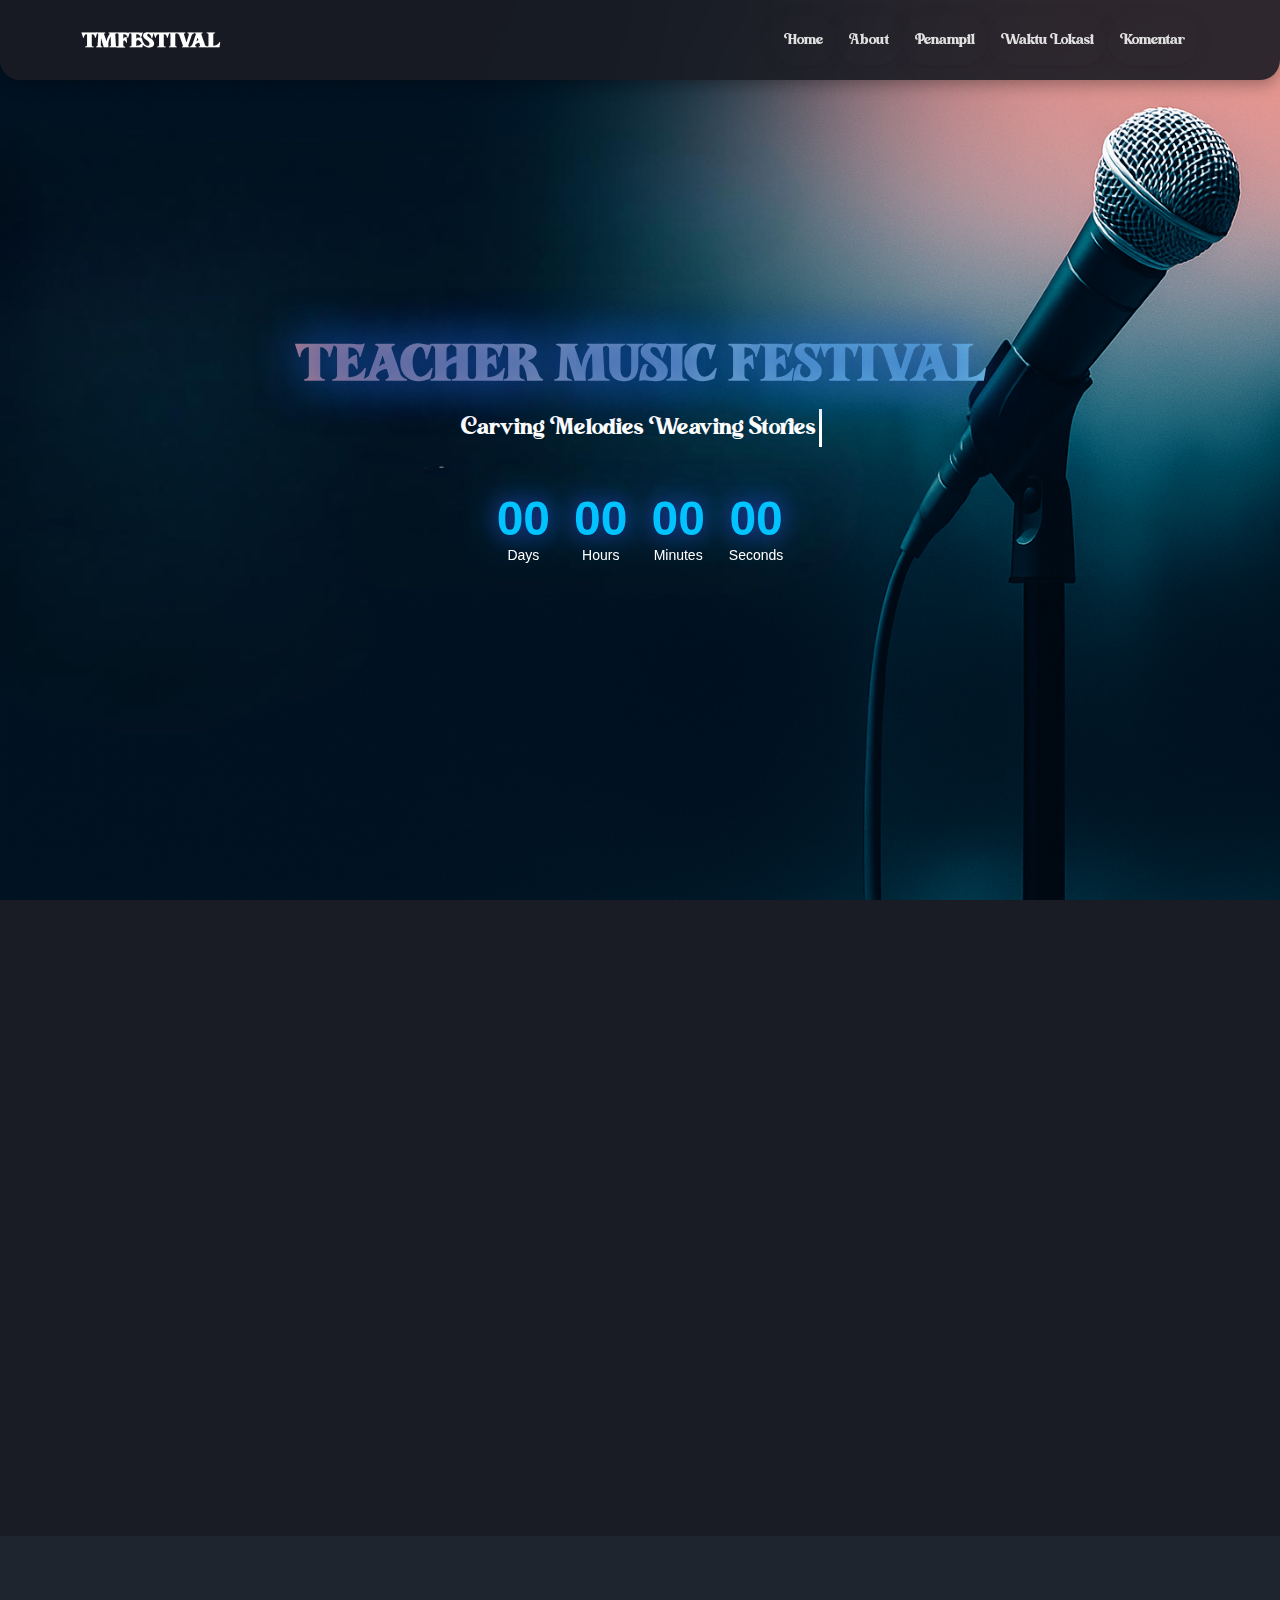
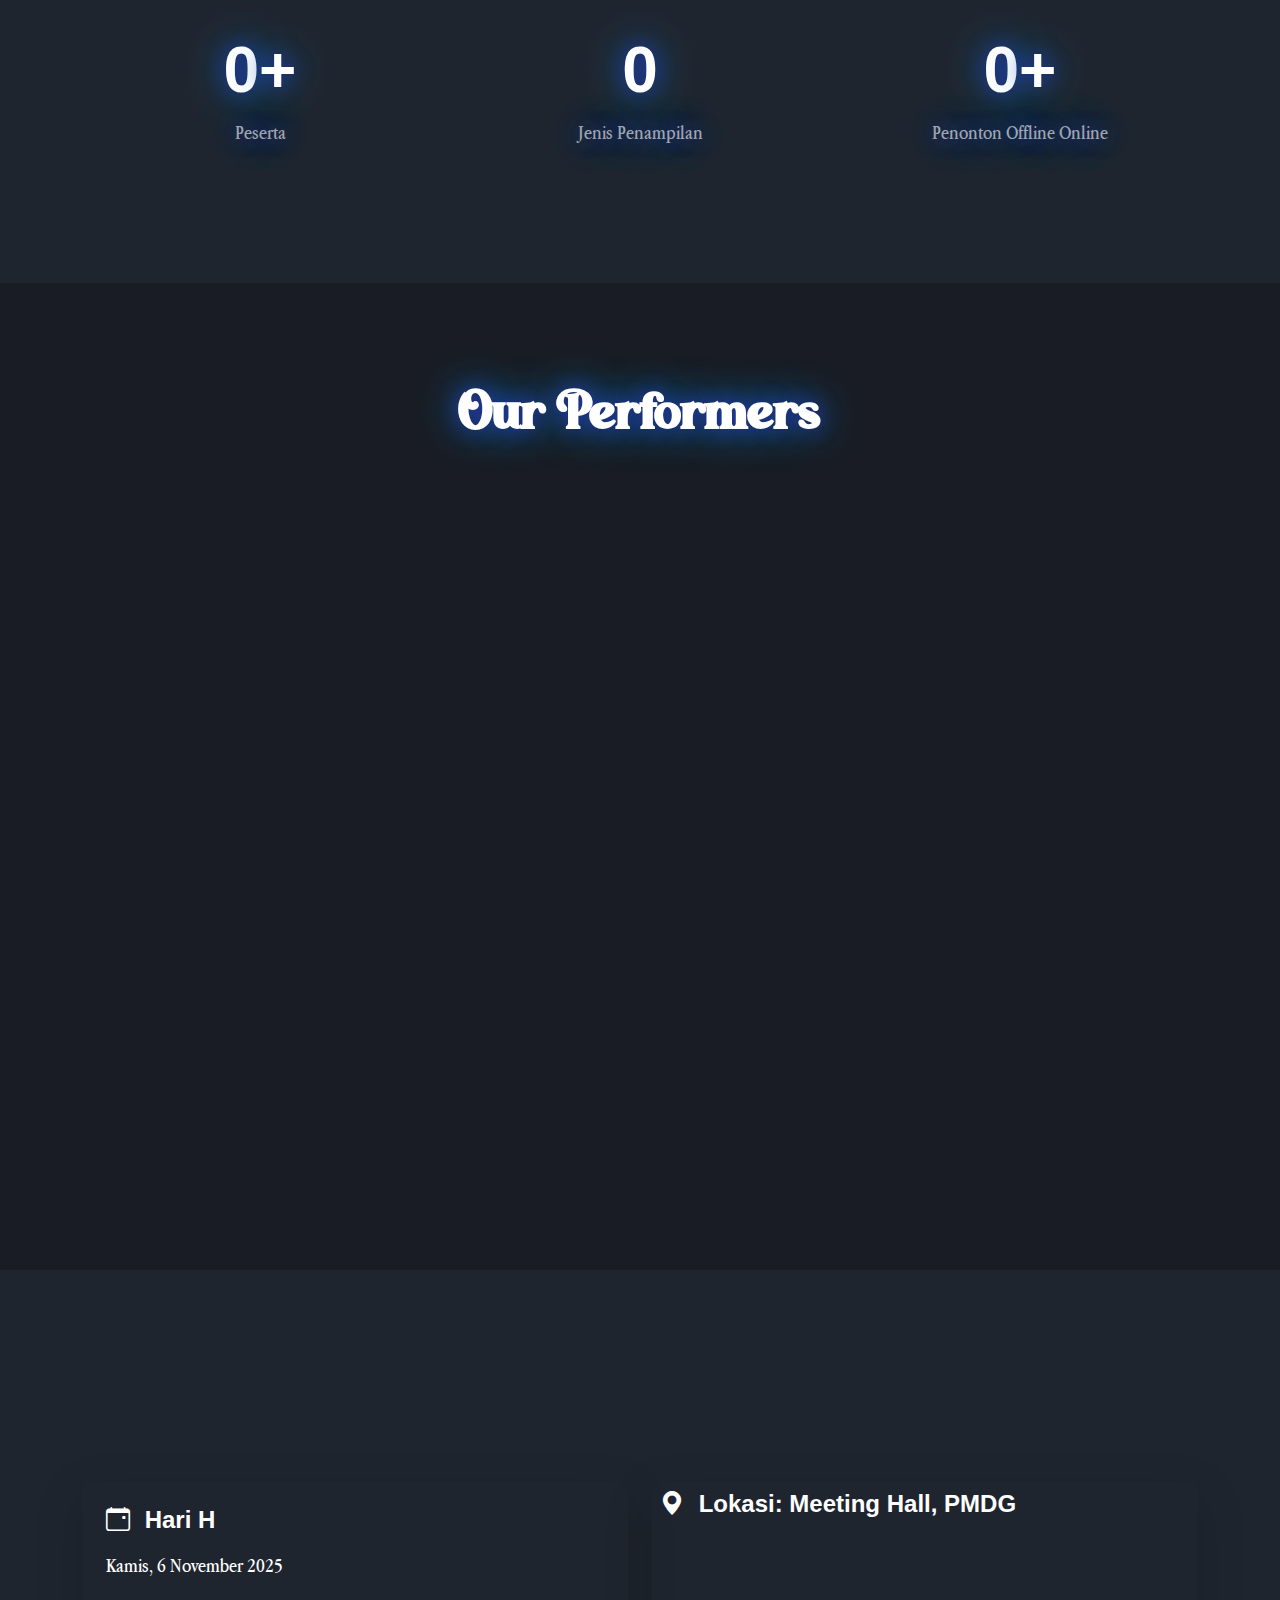
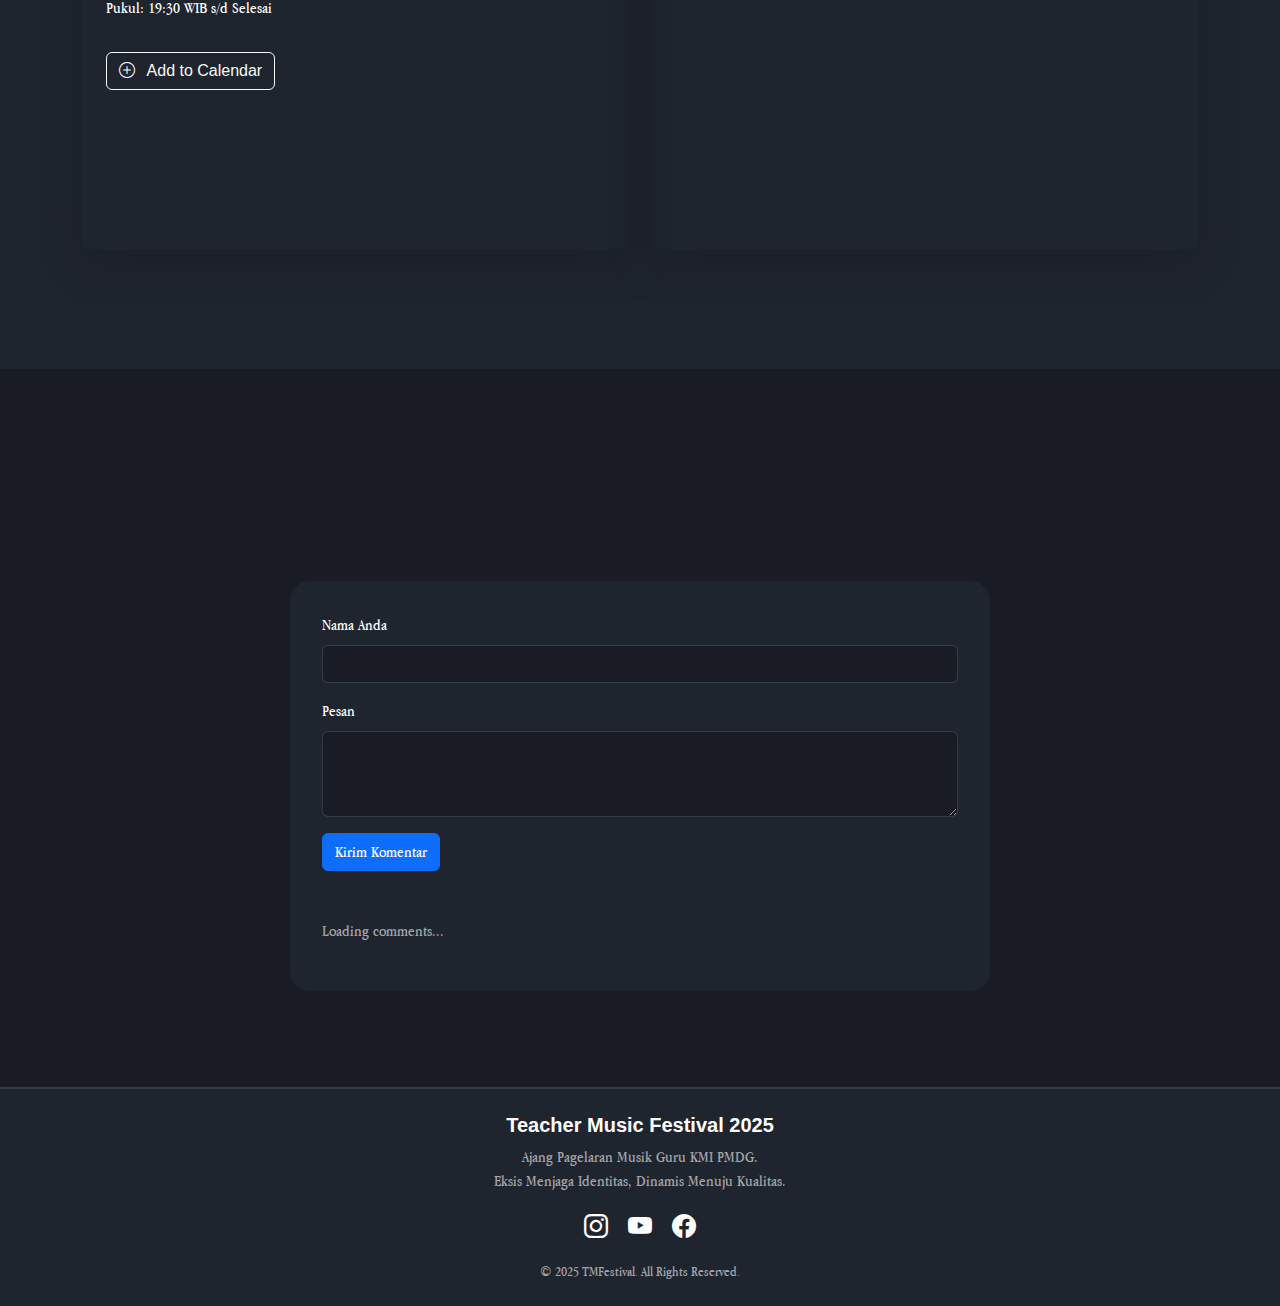
<file: index.html>
<!DOCTYPE html>
<html lang="id">
<head>
    <meta charset="UTF-8">
    <meta name="viewport" content="width=device-width, initial-scale=1.0">
    <title>Teacher Music Festival 2025</title>
    
    <link href="https://cdn.jsdelivr.net/npm/bootstrap@5.3.3/dist/css/bootstrap.min.css" rel="stylesheet">
    <link rel="stylesheet" href="https://cdn.jsdelivr.net/npm/bootstrap-icons@1.11.3/font/bootstrap-icons.min.css">
    <link href="https://unpkg.com/aos@2.3.1/dist/aos.css" rel="stylesheet">

    
    <link rel="stylesheet" href="style.css"> 
</head>
<body class="bg-dark-custom">

    <nav class="navbar navbar-expand-lg navbar-dark fixed-top" id="main-navbar">
        <div class="container">
            <a class="navbar-brand fw-bold" href="#" style="font-family: Aosta;">TMFestival</a>
            <button class="navbar-toggler" type="button" data-bs-toggle="collapse" data-bs-target="#navbarNav" aria-controls="navbarNav" aria-expanded="false" aria-label="Toggle navigation">
                <span class="navbar-toggler-icon"></span>
            </button>
            <div class="collapse navbar-collapse justify-content-end" id="navbarNav">
                <ul class="navbar-nav">
                    <li class="nav-item"><a class="nav-link" href="#hero">Home</a></li>
                    <li class="nav-item"><a class="nav-link" href="#about">About</a></li>
                    <li class="nav-item"><a class="nav-link" href="#performers">Penampil</a></li>
                    <li class="nav-item"><a class="nav-link" href="#venue">Waktu Lokasi</a></li>
                    <li class="nav-item"><a class="nav-link" href="#comments">Komentar</a></li>
                </ul>
            </div>
        </div>
    </nav>
    
    <section class="banner d-flex align-items-center justify-content-center text-center text-white" id="hero">
        <div class="container">
            <h1 class="display-1 fw-bold mb-3" data-aos="zoom-in-up" data-aos-duration="500">Teacher Music Festival</h1>
            <p class="lead mb-5 max-w-700">Carving Melodies Weaving Stories</p>
            
            <div id="countdown" class="d-flex justify-content-center gap-4" data-aos="fade-down" data-aos-delay="2500">
                <div class="countdown-item"><span id="days">00</span><small>Days</small></div>
                <div class="countdown-item"><span id="hours">00</span><small>Hours</small></div>
                <div class="countdown-item"><span id="minutes">00</span><small>Minutes</small></div>
                <div class="countdown-item"><span id="seconds">00</span><small>Seconds</small></div>
            </div>
        </div>
    </section>

    <section class="py-5 text-white" id="about">
        <div class="container py-5">
            <div class="row justify-content-center">
              <div class="col-md-4 text-center">
                <img src="image/logo-tmf.png" alt="Logo Teacher Music Festival" class="img-fluid" style="max-width: 300px;" data-aos="fade-up">
              </div>

              <div class="col-md-6" data-aos="fade-left" data-aos-delay="250">

                <h2 class="display-4 fw-bold mb-4" style="font-family: Aosta;">Teacher Music Festival</h2>
                <p class="lead">
                    Merupakan sebuah ajang Pagelaran Musik Bapak Guru KMI Pondok Modern Darussalam Gontor yang menampilkan karya-karya musikal dan persembahan band dari para guru. Acara ini akan berlangsung dalam satu malam penuh kemeriahan, dihiasi dentuman irama yang menggelegar dan menghadirkan nuansa kebersamaan yang hangat. Pagelaran ini juga menjadi agenda rutin tahunan yang senantiasa dinantikan, sebagai wujud konsistensi dan istiqomah dalam merawat tradisi seni di lingkungan Pondok Modern Darussalam Gontor. Pada tahun ini kami persembahkan Teacher Music Festival dengan Motto "Carving Melodies Weaving Stories".
                </p>


              </div>
               
                           
            </div>
        </div>
    </section>

    <section class="section-counting py-5 bg-dark-fade text-white" id="counting">
        <div class="container py-5">
            <div class="row text-center">
                
                <div class="col-md-4 mb-4">
                    <h1 class="display-3 fw-bold"><span class="counter-val" data-target="780">0</span>+</h1>
                    <p class="lead text-muted-light">Peserta</p>
                </div>
                
                <div class="col-md-4 mb-4">
                    <h1 class="display-3 fw-bold"><span class="counter-val" data-target="15">0</span></h1>
                    <p class="lead text-muted-light">Jenis Penampilan</p>
                </div>
                
                <div class="col-md-4 mb-4">
                    <h1 class="display-3 fw-bold"><span class="counter-val" data-target="5000">0</span>+</h1>
                    <p class="lead text-muted-light">Penonton Offline Online</p>
                </div>
            </div>
        </div>
    </section>

   <section class="py-5 text-white" id="performers">
    <div class="container py-5">
        <h2 class="display-4 fw-bold text-center">Our Performers</h2>
        
        <div class="container px-4" id="custom-cards">
        <div class="row row-cols-1 row-cols-lg-3 align-items-stretch g-4 py-5" data-aos="zoom-in-up">
          <div class="col">
            <div
              class="card card-cover h-100 overflow-hidden text-bg-dark rounded-4 shadow-lg"
              style="background-image: url(image/singer.webp)"
            >
              <div
                class="d-flex flex-column h-100 p-5 pb-3 text-white text-shadow-1"
              >
                <h3 class="pt-5 mt-5 mb-4 display-6 lh-1 fw-bold">
                  First Grade
                </h3>
                <ul class="d-flex list-unstyled mt-auto">
                  <li class="d-flex align-items-center me-3">
                    <small>Earth</small>
                  </li>
                  <li class="d-flex align-items-center">
                    <!-- Button trigger modal -->
                    <button type="button" class="btn btn-primary" data-bs-toggle="modal" data-bs-target="#exampleModal">
                    Detail
                    </button>

                    <!-- Modal -->
                    <div class="modal fade" id="exampleModal" tabindex="-1" aria-labelledby="exampleModalLabel" aria-hidden="true">
                    <div class="modal-dialog modal-dialog-centered">
                        <div class="modal-content">
                        <div class="modal-header">
                            <h1 class="modal-title fs-5" id="exampleModalLabel">Guru Tahun Pertama</h1>
                            <button type="button" class="btn-close" data-bs-dismiss="modal" aria-label="Close"></button>
                        </div>
                        <div class="modal-body">
                            <p>Lorem ipsum dolor sit amet consectetur adipisicing elit. Illum consequatur unde quam pariatur officiis similique doloribus dolores. Accusantium iusto ducimus similique nisi consequatur recusandae laudantium placeat optio. Vel, quae quod.</p>
                        </div>
                        <div class="modal-footer">
                            <button type="button" class="btn btn-primary" data-bs-dismiss="modal">Close</button>
                        </div>
                        </div>
                    </div>
                    </div>
                  </li>
                </ul>
              </div>
            </div>
          </div>
          <div class="col">
            <div
              class="card card-cover h-100 overflow-hidden text-bg-dark rounded-4 shadow-lg"
              style="background-image: url(image/singer.webp)"
            >
              <div
                class="d-flex flex-column h-100 p-5 pb-3 text-white text-shadow-1"
              >
                <h3 class="pt-5 mt-5 mb-4 display-6 lh-1 fw-bold">
                  Seccond Grade
                </h3>
                <ul class="d-flex list-unstyled mt-auto">
                  <li class="d-flex align-items-center me-3">
                    <small>Pakistan</small>
                  </li>
                  <li class="d-flex align-items-center">
                    <!-- Button trigger modal -->
                    <button type="button" class="btn btn-primary" data-bs-toggle="modal" data-bs-target="#exampleModal">
                    Detail
                    </button>

                    <!-- Modal -->
                    <div class="modal fade" id="exampleModal" tabindex="-1" aria-labelledby="exampleModalLabel" aria-hidden="true">
                    <div class="modal-dialog modal-dialog-centered">
                        <div class="modal-content">
                        <div class="modal-header">
                            <h1 class="modal-title fs-5" id="exampleModalLabel">Guru Tahun Kedua</h1>
                            <button type="button" class="btn-close" data-bs-dismiss="modal" aria-label="Close"></button>
                        </div>
                        <div class="modal-body">
                            <p>Lorem ipsum dolor sit amet consectetur adipisicing elit. Illum consequatur unde quam pariatur officiis similique doloribus dolores. Accusantium iusto ducimus similique nisi consequatur recusandae laudantium placeat optio. Vel, quae quod.</p>
                        </div>
                        <div class="modal-footer">
                            <button type="button" class="btn btn-primary" data-bs-dismiss="modal">Close</button>
                        </div>
                        </div>
                    </div>
                    </div>
                  </li>
                </ul>
              </div>
            </div>
          </div>
          <div class="col">
            <div
              class="card card-cover h-100 overflow-hidden text-bg-dark rounded-4 shadow-lg"
              style="background-image: url(image/singer.webp)"
            >
              <div class="d-flex flex-column h-100 p-5 pb-3 text-shadow-1">
                <h3 class="pt-5 mt-5 mb-4 display-6 lh-1 fw-bold">
                  Third Grade
                </h3>
                <ul class="d-flex list-unstyled mt-auto">
                  <li class="d-flex align-items-center me-3">
                    <small>California</small>
                  </li>
                  <li class="d-flex align-items-center">
                    <li class="d-flex align-items-center">
                    <!-- Button trigger modal -->
                    <button type="button" class="btn btn-primary" data-bs-toggle="modal" data-bs-target="#exampleModal">
                    Detail
                    </button>

                    <!-- Modal -->
                    <div class="modal fade" id="exampleModal" tabindex="-1" aria-labelledby="exampleModalLabel" aria-hidden="true">
                    <div class="modal-dialog modal-dialog-centered">
                        <div class="modal-content">
                        <div class="modal-header">
                            <h1 class="modal-title fs-5" id="exampleModalLabel">Guru Tahun Ketiga</h1>
                            <button type="button" class="btn-close" data-bs-dismiss="modal" aria-label="Close"></button>
                        </div>
                        <div class="modal-body">
                            <p>Lorem ipsum dolor sit amet consectetur adipisicing elit. Illum consequatur unde quam pariatur officiis similique doloribus dolores. Accusantium iusto ducimus similique nisi consequatur recusandae laudantium placeat optio. Vel, quae quod. Lorem ipsum dolor, sit amet consectetur adipisicing elit. Laboriosam, totam! Eveniet harum voluptate voluptates autem consectetur numquam quae rem, eum architecto sit quibusdam rerum necessitatibus quod aut doloribus ullam tempora.</p>
                        </div>
                        <div class="modal-footer">
                            <button type="button" class="btn btn-primary" data-bs-dismiss="modal">Close</button>
                        </div>
                        </div>
                    </div>
                    </div>
                  </li>
                  </li>
                </ul>
              </div>
            </div>
          </div>

          <div class="col">
            <div
              class="card card-cover h-100 overflow-hidden text-bg-dark rounded-4 shadow-lg"
              style="background-image: url(image/singer.webp)"
            >
              <div class="d-flex flex-column h-100 p-5 pb-3 text-shadow-1">
                <h3 class="pt-5 mt-5 mb-4 display-6 lh-1 fw-bold">
                  Third Grade
                </h3>
                <ul class="d-flex list-unstyled mt-auto">
                  <li class="d-flex align-items-center me-3">
                    <small>California</small>
                  </li>
                  <li class="d-flex align-items-center">
                    <li class="d-flex align-items-center">
                    <!-- Button trigger modal -->
                    <button type="button" class="btn btn-primary" data-bs-toggle="modal" data-bs-target="#exampleModal">
                    Detail
                    </button>

                    <!-- Modal -->
                    <div class="modal fade" id="exampleModal" tabindex="-1" aria-labelledby="exampleModalLabel" aria-hidden="true">
                    <div class="modal-dialog modal-dialog-centered">
                        <div class="modal-content">
                        <div class="modal-header">
                            <h1 class="modal-title fs-5" id="exampleModalLabel">Guru Tahun Ketiga</h1>
                            <button type="button" class="btn-close" data-bs-dismiss="modal" aria-label="Close"></button>
                        </div>
                        <div class="modal-body">
                            <p>Lorem ipsum dolor sit amet consectetur adipisicing elit. Illum consequatur unde quam pariatur officiis similique doloribus dolores. Accusantium iusto ducimus similique nisi consequatur recusandae laudantium placeat optio. Vel, quae quod. Lorem ipsum dolor, sit amet consectetur adipisicing elit. Laboriosam, totam! Eveniet harum voluptate voluptates autem consectetur numquam quae rem, eum architecto sit quibusdam rerum necessitatibus quod aut doloribus ullam tempora.</p>
                        </div>
                        <div class="modal-footer">
                            <button type="button" class="btn btn-primary" data-bs-dismiss="modal">Close</button>
                        </div>
                        </div>
                    </div>
                    </div>
                  </li>
                  </li>
                </ul>
              </div>
            </div>
          </div>

          <div class="col">
            <div
              class="card card-cover h-100 overflow-hidden text-bg-dark rounded-4 shadow-lg"
              style="background-image: url(image/singer.webp)"
            >
              <div class="d-flex flex-column h-100 p-5 pb-3 text-shadow-1">
                <h3 class="pt-5 mt-5 mb-4 display-6 lh-1 fw-bold">
                  Third Grade
                </h3>
                <ul class="d-flex list-unstyled mt-auto">
                  <li class="d-flex align-items-center me-3">
                    <small>California</small>
                  </li>
                  <li class="d-flex align-items-center">
                    <li class="d-flex align-items-center">
                    <!-- Button trigger modal -->
                    <button type="button" class="btn btn-primary" data-bs-toggle="modal" data-bs-target="#exampleModal">
                    Detail
                    </button>

                    <!-- Modal -->
                    <div class="modal fade" id="exampleModal" tabindex="-1" aria-labelledby="exampleModalLabel" aria-hidden="true">
                    <div class="modal-dialog modal-dialog-centered">
                        <div class="modal-content">
                        <div class="modal-header">
                            <h1 class="modal-title fs-5" id="exampleModalLabel">Guru Tahun Ketiga</h1>
                            <button type="button" class="btn-close" data-bs-dismiss="modal" aria-label="Close"></button>
                        </div>
                        <div class="modal-body">
                            <p>Lorem ipsum dolor sit amet consectetur adipisicing elit. Illum consequatur unde quam pariatur officiis similique doloribus dolores. Accusantium iusto ducimus similique nisi consequatur recusandae laudantium placeat optio. Vel, quae quod. Lorem ipsum dolor, sit amet consectetur adipisicing elit. Laboriosam, totam! Eveniet harum voluptate voluptates autem consectetur numquam quae rem, eum architecto sit quibusdam rerum necessitatibus quod aut doloribus ullam tempora.</p>
                        </div>
                        <div class="modal-footer">
                            <button type="button" class="btn btn-primary" data-bs-dismiss="modal">Close</button>
                        </div>
                        </div>
                    </div>
                    </div>
                  </li>
                  </li>
                </ul>
              </div>
            </div>
          </div>

          <div class="col">
            <div
              class="card card-cover h-100 overflow-hidden text-bg-dark rounded-4 shadow-lg"
              style="background-image: url(image/singer.webp)"
            >
              <div class="d-flex flex-column h-100 p-5 pb-3 text-shadow-1">
                <h3 class="pt-5 mt-5 mb-4 display-6 lh-1 fw-bold">
                  Third Grade
                </h3>
                <ul class="d-flex list-unstyled mt-auto">
                  <li class="d-flex align-items-center me-3">
                    <small>California</small>
                  </li>
                  <li class="d-flex align-items-center">
                    <li class="d-flex align-items-center">
                    <!-- Button trigger modal -->
                    <button type="button" class="btn btn-primary" data-bs-toggle="modal" data-bs-target="#exampleModal">
                    Detail
                    </button>

                    <!-- Modal -->
                    <div class="modal fade" id="exampleModal" tabindex="-1" aria-labelledby="exampleModalLabel" aria-hidden="true">
                    <div class="modal-dialog modal-dialog-centered">
                        <div class="modal-content">
                        <div class="modal-header">
                            <h1 class="modal-title fs-5" id="exampleModalLabel">Guru Tahun Ketiga</h1>
                            <button type="button" class="btn-close" data-bs-dismiss="modal" aria-label="Close"></button>
                        </div>
                        <div class="modal-body">
                            <p>Lorem ipsum dolor sit amet consectetur adipisicing elit. Illum consequatur unde quam pariatur officiis similique doloribus dolores. Accusantium iusto ducimus similique nisi consequatur recusandae laudantium placeat optio. Vel, quae quod. Lorem ipsum dolor, sit amet consectetur adipisicing elit. Laboriosam, totam! Eveniet harum voluptate voluptates autem consectetur numquam quae rem, eum architecto sit quibusdam rerum necessitatibus quod aut doloribus ullam tempora.</p>
                        </div>
                        <div class="modal-footer">
                            <button type="button" class="btn btn-primary" data-bs-dismiss="modal">Close</button>
                        </div>
                        </div>
                    </div>
                    </div>
                  </li>
                  </li>
                </ul>
              </div>
            </div>
          </div>

        </div>
      </div>

    </div>
</section>

    <section class="py-5 bg-dark-fade text-white" id="venue">
        <div class="container py-5">
            <h2 class="display-4 fw-bold text-center mb-5" data-aos="fade-down">Waktu Lokasi</h2>
            <div class="row">
                <div class="col-md-6 mb-4">
                    <div class="p-4 bg-dark-card rounded shadow-lg h-100">
                        <h4 class="fw-bold mb-3"><i class="bi bi-calendar-event me-2"></i> Hari H</h4>
                        <p class="lead">Kamis, 6 November 2025</p>
                        <p>Pukul: 19:30 WIB s/d Selesai</p>
                        <a href="#" class="btn btn-outline-light mt-3" id="add-to-calendar"><i class="bi bi-plus-circle me-2"></i> Add to Calendar</a>
                    </div>
                </div>
                <div class="col-md-6 mb-4">
                    <div class="p-2 bg-dark-card rounded shadow-lg h-100">
                        <h4 class="fw-bold mb-3"><i class="bi bi-geo-alt-fill me-2"></i> Lokasi: Meeting Hall, PMDG</h4>
                        
                        <iframe 
                            src="https://www.google.com/maps/embed?pb=!1m18!1m12!1m3!1d3953.535092078512!2d111.5147817750137!3d-7.940509692067718!2m3!1f0!2f0!3f0!3m2!1i1024!2i768!4f13.1!3m3!1m2!1s0x2e796032d8495f59%3A0xc3c40f5573fa9271!2sPondok%20Modern%20Darussalam%20Gontor!5e0!3m2!1sid!2sid!4v1697523192078!5m2!1sid!2sid"
                            width="100%" 
                            height="300" 
                            style="border:0; border-radius: var(--border-radius-lg);" 
                            allowfullscreen="" 
                            loading="lazy"
                            referrerpolicy="no-referrer-when-downgrade">
                        </iframe>
                    </div>
                </div>
            </div>
        </div>
    </section>

    <section class="py-5 text-white" id="comments">
        <div class="container py-5">
            <h2 class="display-4 fw-bold text-center mb-5" data-aos="fade-down">Tinggalkan Pesan</h2>
            <div class="comment-box mx-auto max-w-700">
                <form id="comment-form">
                    <div class="mb-3">
                        <label for="comment-name" class="form-label">Nama Anda</label>
                        <input type="text" class="form-control" id="comment-name" required>
                    </div>
                    <div class="mb-3">
                        <label for="comment-message" class="form-label">Pesan</label>
                        <textarea class="form-control" id="comment-message" rows="3" required></textarea>
                    </div>
                    <button type="submit" class="btn btn-primary">Kirim Komentar</button>
                </form>
                
                <div class="comment-list mt-5" id="comment-list">
                    <p class="text-muted-light">Loading comments...</p>
                </div>
            </div>
        </div>
    </section>

    <footer class="text-white text-center">
        <div class="container">
            <div class="row pt-4 pb-2">
                <div class="col-12">
                    <h5 class="fw-bold">Teacher Music Festival 2025</h5>
                    <p class="text-muted-light">
                        Ajang Pagelaran Musik Guru KMI PMDG. <br>
                        Eksis Menjaga Identitas, Dinamis Menuju Kualitas.
                    </p>
                    <div class="mb-3">
                        <a href="#" class="text-white me-3"><i class="bi bi-instagram fs-4"></i></a>
                        <a href="#" class="text-white me-3"><i class="bi bi-youtube fs-4"></i></a>
                        <a href="#" class="text-white"><i class="bi bi-facebook fs-4"></i></a>
                    </div>
                    <p class="text-muted-light small mt-3">
                        © 2025 TMFestival. All Rights Reserved.
                    </p>
                </div>
            </div>
        </div>
    </footer>

    <script src="https://unpkg.com/aos@2.3.1/dist/aos.js"></script>
    <script>
        AOS.init();
    </script>
    
    <script src="https://cdn.jsdelivr.net/npm/bootstrap@5.3.3/dist/js/bootstrap.bundle.min.js"></script>
    <script src="script.js"></script>
</body>
</html>
</file>
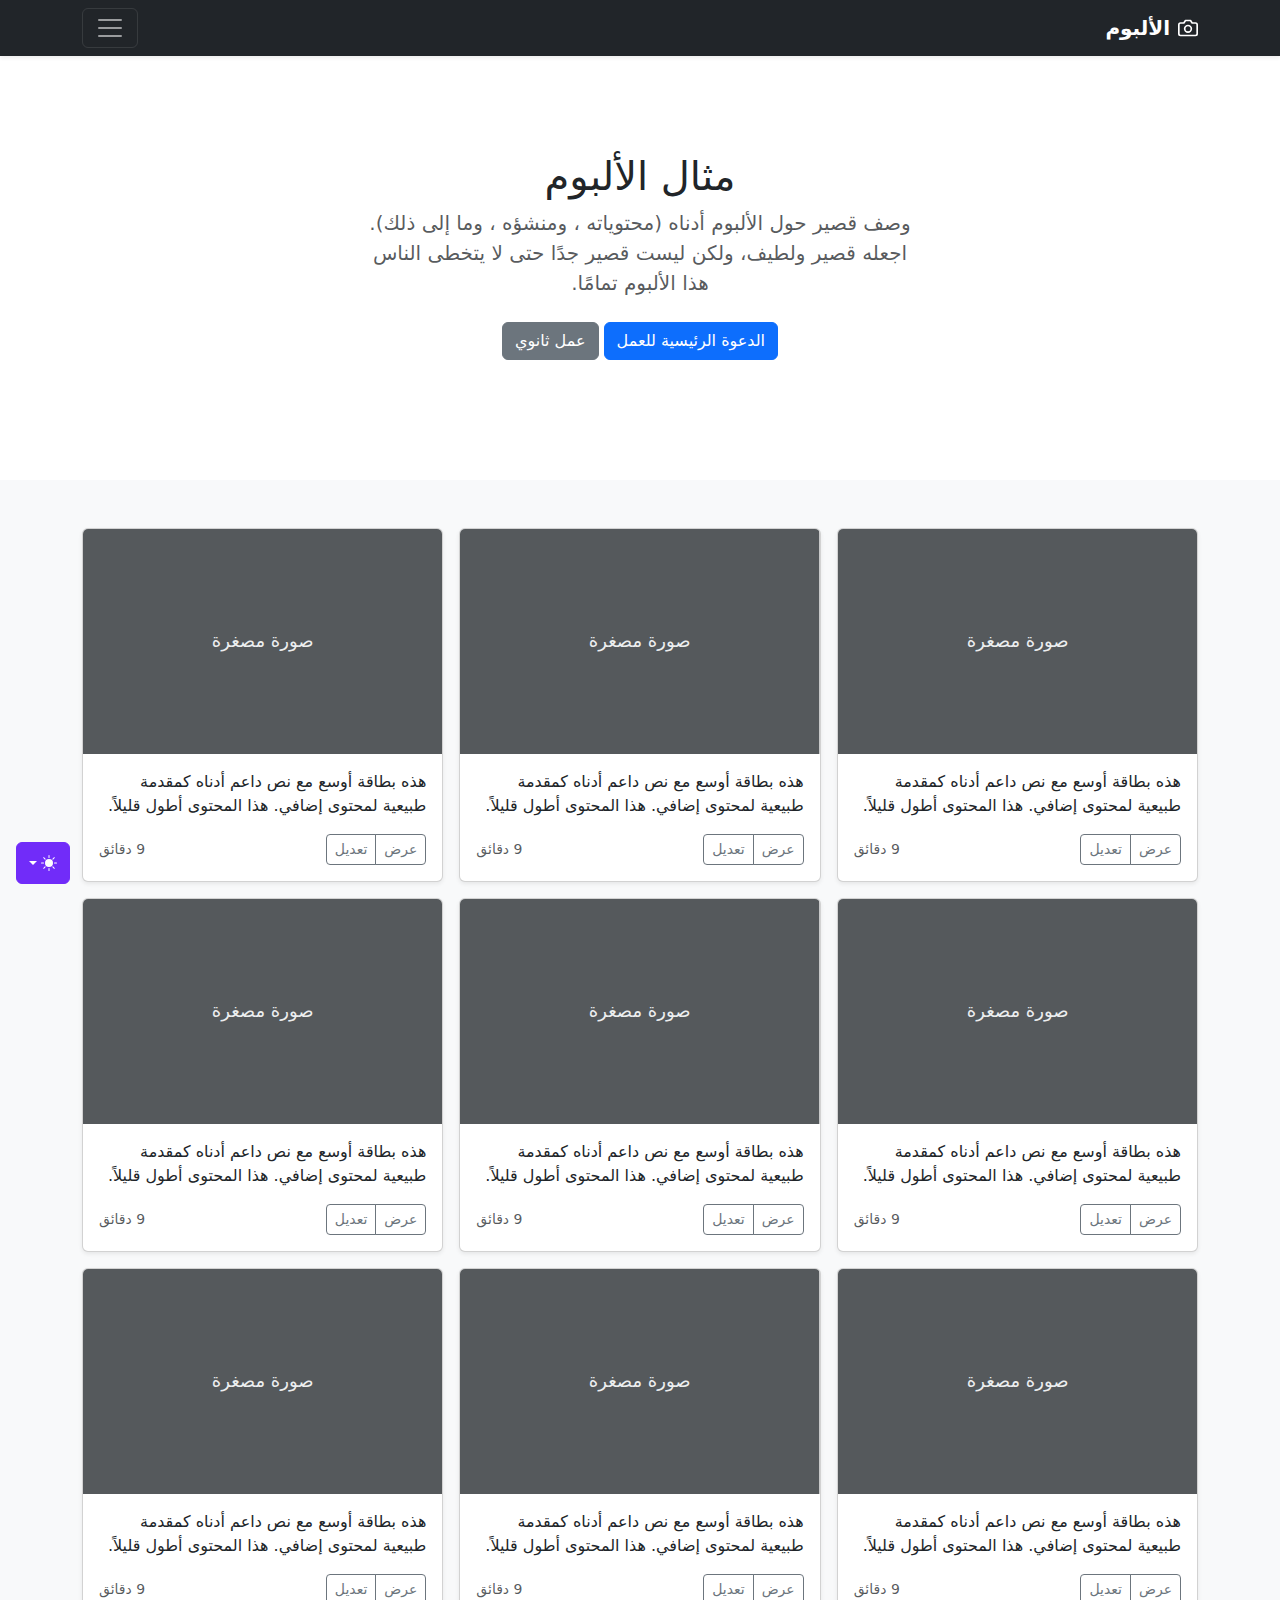
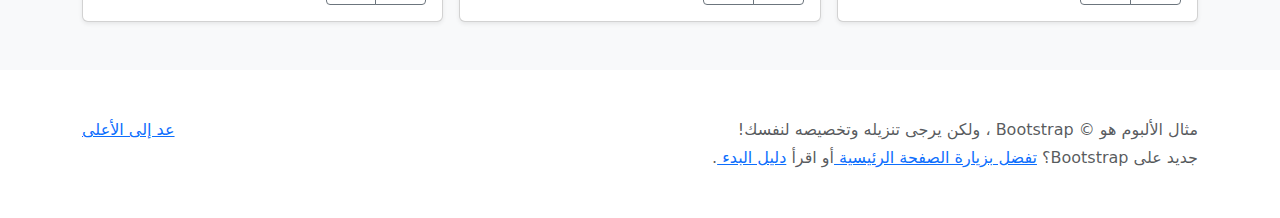
<file: image/bootstrap-5.3.8-examples/album-rtl/index.html>
<!doctype html>
<html lang="ar" dir="rtl" data-bs-theme="auto">
  <head>
    <meta charset="utf-8" />
    <meta name="viewport" content="width=device-width, initial-scale=1" />
    <meta name="description" content="" />
    <meta
      name="author"
      content="Mark Otto, Jacob Thornton, and Bootstrap contributors"
    />
    <meta name="generator" content="Astro v5.13.2" />
    <title>مثال الألبوم · Bootstrap v5.3</title>
    <link
      rel="canonical"
      href="https://getbootstrap.com/docs/5.3/examples/album-rtl/"
    />
    <script src="../assets/js/color-modes.js"></script>
    <link href="../assets/dist/css/bootstrap.rtl.min.css" rel="stylesheet" />
    <meta name="theme-color" content="#712cf9" />
    <style>
      .bd-placeholder-img {
        font-size: 1.125rem;
        text-anchor: middle;
        -webkit-user-select: none;
        -moz-user-select: none;
        user-select: none;
      }
      @media (min-width: 768px) {
        .bd-placeholder-img-lg {
          font-size: 3.5rem;
        }
      }
      .b-example-divider {
        width: 100%;
        height: 3rem;
        background-color: #0000001a;
        border: solid rgba(0, 0, 0, 0.15);
        border-width: 1px 0;
        box-shadow:
          inset 0 0.5em 1.5em #0000001a,
          inset 0 0.125em 0.5em #00000026;
      }
      .b-example-vr {
        flex-shrink: 0;
        width: 1.5rem;
        height: 100vh;
      }
      .bi {
        vertical-align: -0.125em;
        fill: currentColor;
      }
      .nav-scroller {
        position: relative;
        z-index: 2;
        height: 2.75rem;
        overflow-y: hidden;
      }
      .nav-scroller .nav {
        display: flex;
        flex-wrap: nowrap;
        padding-bottom: 1rem;
        margin-top: -1px;
        overflow-x: auto;
        text-align: center;
        white-space: nowrap;
        -webkit-overflow-scrolling: touch;
      }
      .btn-bd-primary {
        --bd-violet-bg: #712cf9;
        --bd-violet-rgb: 112.520718, 44.062154, 249.437846;
        --bs-btn-font-weight: 600;
        --bs-btn-color: var(--bs-white);
        --bs-btn-bg: var(--bd-violet-bg);
        --bs-btn-border-color: var(--bd-violet-bg);
        --bs-btn-hover-color: var(--bs-white);
        --bs-btn-hover-bg: #6528e0;
        --bs-btn-hover-border-color: #6528e0;
        --bs-btn-focus-shadow-rgb: var(--bd-violet-rgb);
        --bs-btn-active-color: var(--bs-btn-hover-color);
        --bs-btn-active-bg: #5a23c8;
        --bs-btn-active-border-color: #5a23c8;
      }
      .bd-mode-toggle {
        z-index: 1500;
      }
      .bd-mode-toggle .bi {
        width: 1em;
        height: 1em;
      }
      .bd-mode-toggle .dropdown-menu .active .bi {
        display: block !important;
      }
    </style>
  </head>
  <body>
    <svg xmlns="http://www.w3.org/2000/svg" class="d-none">
      <symbol id="check2" viewBox="0 0 16 16">
        <path
          d="M13.854 3.646a.5.5 0 0 1 0 .708l-7 7a.5.5 0 0 1-.708 0l-3.5-3.5a.5.5 0 1 1 .708-.708L6.5 10.293l6.646-6.647a.5.5 0 0 1 .708 0z"
        ></path>
      </symbol>
      <symbol id="circle-half" viewBox="0 0 16 16">
        <path
          d="M8 15A7 7 0 1 0 8 1v14zm0 1A8 8 0 1 1 8 0a8 8 0 0 1 0 16z"
        ></path>
      </symbol>
      <symbol id="moon-stars-fill" viewBox="0 0 16 16">
        <path
          d="M6 .278a.768.768 0 0 1 .08.858 7.208 7.208 0 0 0-.878 3.46c0 4.021 3.278 7.277 7.318 7.277.527 0 1.04-.055 1.533-.16a.787.787 0 0 1 .81.316.733.733 0 0 1-.031.893A8.349 8.349 0 0 1 8.344 16C3.734 16 0 12.286 0 7.71 0 4.266 2.114 1.312 5.124.06A.752.752 0 0 1 6 .278z"
        ></path>
        <path
          d="M10.794 3.148a.217.217 0 0 1 .412 0l.387 1.162c.173.518.579.924 1.097 1.097l1.162.387a.217.217 0 0 1 0 .412l-1.162.387a1.734 1.734 0 0 0-1.097 1.097l-.387 1.162a.217.217 0 0 1-.412 0l-.387-1.162A1.734 1.734 0 0 0 9.31 6.593l-1.162-.387a.217.217 0 0 1 0-.412l1.162-.387a1.734 1.734 0 0 0 1.097-1.097l.387-1.162zM13.863.099a.145.145 0 0 1 .274 0l.258.774c.115.346.386.617.732.732l.774.258a.145.145 0 0 1 0 .274l-.774.258a1.156 1.156 0 0 0-.732.732l-.258.774a.145.145 0 0 1-.274 0l-.258-.774a1.156 1.156 0 0 0-.732-.732l-.774-.258a.145.145 0 0 1 0-.274l.774-.258c.346-.115.617-.386.732-.732L13.863.1z"
        ></path>
      </symbol>
      <symbol id="sun-fill" viewBox="0 0 16 16">
        <path
          d="M8 12a4 4 0 1 0 0-8 4 4 0 0 0 0 8zM8 0a.5.5 0 0 1 .5.5v2a.5.5 0 0 1-1 0v-2A.5.5 0 0 1 8 0zm0 13a.5.5 0 0 1 .5.5v2a.5.5 0 0 1-1 0v-2A.5.5 0 0 1 8 13zm8-5a.5.5 0 0 1-.5.5h-2a.5.5 0 0 1 0-1h2a.5.5 0 0 1 .5.5zM3 8a.5.5 0 0 1-.5.5h-2a.5.5 0 0 1 0-1h2A.5.5 0 0 1 3 8zm10.657-5.657a.5.5 0 0 1 0 .707l-1.414 1.415a.5.5 0 1 1-.707-.708l1.414-1.414a.5.5 0 0 1 .707 0zm-9.193 9.193a.5.5 0 0 1 0 .707L3.05 13.657a.5.5 0 0 1-.707-.707l1.414-1.414a.5.5 0 0 1 .707 0zm9.193 2.121a.5.5 0 0 1-.707 0l-1.414-1.414a.5.5 0 0 1 .707-.707l1.414 1.414a.5.5 0 0 1 0 .707zM4.464 4.465a.5.5 0 0 1-.707 0L2.343 3.05a.5.5 0 1 1 .707-.707l1.414 1.414a.5.5 0 0 1 0 .708z"
        ></path>
      </symbol>
    </svg>
    <div
      class="dropdown position-fixed bottom-0 end-0 mb-3 me-3 bd-mode-toggle"
    >
      <button
        class="btn btn-bd-primary py-2 dropdown-toggle d-flex align-items-center"
        id="bd-theme"
        type="button"
        aria-expanded="false"
        data-bs-toggle="dropdown"
        aria-label="Toggle theme (auto)"
      >
        <svg class="bi my-1 theme-icon-active" aria-hidden="true">
          <use href="#circle-half"></use>
        </svg>
        <span class="visually-hidden" id="bd-theme-text">Toggle theme</span>
      </button>
      <ul
        class="dropdown-menu dropdown-menu-end shadow"
        aria-labelledby="bd-theme-text"
      >
        <li>
          <button
            type="button"
            class="dropdown-item d-flex align-items-center"
            data-bs-theme-value="light"
            aria-pressed="false"
          >
            <svg class="bi me-2 opacity-50" aria-hidden="true">
              <use href="#sun-fill"></use>
            </svg>
            Light
            <svg class="bi ms-auto d-none" aria-hidden="true">
              <use href="#check2"></use>
            </svg>
          </button>
        </li>
        <li>
          <button
            type="button"
            class="dropdown-item d-flex align-items-center"
            data-bs-theme-value="dark"
            aria-pressed="false"
          >
            <svg class="bi me-2 opacity-50" aria-hidden="true">
              <use href="#moon-stars-fill"></use>
            </svg>
            Dark
            <svg class="bi ms-auto d-none" aria-hidden="true">
              <use href="#check2"></use>
            </svg>
          </button>
        </li>
        <li>
          <button
            type="button"
            class="dropdown-item d-flex align-items-center active"
            data-bs-theme-value="auto"
            aria-pressed="true"
          >
            <svg class="bi me-2 opacity-50" aria-hidden="true">
              <use href="#circle-half"></use>
            </svg>
            Auto
            <svg class="bi ms-auto d-none" aria-hidden="true">
              <use href="#check2"></use>
            </svg>
          </button>
        </li>
      </ul>
    </div>
    <header data-bs-theme="dark">
      <div class="collapse text-bg-dark" id="navbarHeader">
        <div class="container">
          <div class="row">
            <div class="col-sm-8 col-md-7 py-4">
              <h4>حول</h4>
              <p class="text-body-secondary">
                أضف بعض المعلومات حول الألبوم، المؤلف، أو أي سياق خلفية آخر.
                اجعلها بضع جمل حتى يتمكن الزوار من التقاط بعض التلميحات المفيدة.
                ثم اربطها ببعض مواقع التواصل الاجتماعي أو معلومات الاتصال.
              </p>
            </div>
            <div class="col-sm-4 offset-md-1 py-4">
              <h4>تواصل معي</h4>
              <ul class="list-unstyled">
                <li><a href="#" class="text-white">تابعني على تويتر</a></li>
                <li>
                  <a href="#" class="text-white">شاركني الإعجاب في فيسبوك</a>
                </li>
                <li>
                  <a href="#" class="text-white"
                    >راسلني على البريد الإلكتروني</a
                  >
                </li>
              </ul>
            </div>
          </div>
        </div>
      </div>
      <div class="navbar navbar-dark bg-dark shadow-sm">
        <div class="container">
          <a href="#" class="navbar-brand d-flex align-items-center">
            <svg
              xmlns="http://www.w3.org/2000/svg"
              width="20"
              height="20"
              fill="none"
              stroke="currentColor"
              stroke-linecap="round"
              stroke-linejoin="round"
              stroke-width="2"
              aria-hidden="true"
              class="me-2"
              viewBox="0 0 24 24"
            >
              <path
                d="M23 19a2 2 0 0 1-2 2H3a2 2 0 0 1-2-2V8a2 2 0 0 1 2-2h4l2-3h6l2 3h4a2 2 0 0 1 2 2z"
              ></path>
              <circle cx="12" cy="13" r="4"></circle>
            </svg>
            <strong>الألبوم</strong>
          </a>
          <button
            class="navbar-toggler"
            type="button"
            data-bs-toggle="collapse"
            data-bs-target="#navbarHeader"
            aria-controls="navbarHeader"
            aria-expanded="false"
            aria-label="تبديل التنقل"
          >
            <span class="navbar-toggler-icon"></span>
          </button>
        </div>
      </div>
    </header>
    <main>
      <section class="py-5 text-center container">
        <div class="row py-lg-5">
          <div class="col-lg-6 col-md-8 mx-auto">
            <h1 class="fw-light">مثال الألبوم</h1>
            <p class="lead text-body-secondary">
              وصف قصير حول الألبوم أدناه (محتوياته ، ومنشؤه ، وما إلى ذلك).
              اجعله قصير ولطيف، ولكن ليست قصير جدًا حتى لا يتخطى الناس هذا
              الألبوم تمامًا.
            </p>
            <p>
              <a href="#" class="btn btn-primary my-2">الدعوة الرئيسية للعمل</a>
              <a href="#" class="btn btn-secondary my-2">عمل ثانوي</a>
            </p>
          </div>
        </div>
      </section>
      <div class="album py-5 bg-body-tertiary">
        <div class="container">
          <div class="row row-cols-1 row-cols-sm-2 row-cols-md-3 g-3">
            <div class="col">
              <div class="card shadow-sm">
                <svg
                  aria-label="Placeholder: صورة مصغرة"
                  class="bd-placeholder-img card-img-top"
                  height="225"
                  preserveAspectRatio="xMidYMid slice"
                  role="img"
                  width="100%"
                  xmlns="http://www.w3.org/2000/svg"
                >
                  <title>Placeholder</title>
                  <rect width="100%" height="100%" fill="#55595c"></rect>
                  <text x="50%" y="50%" fill="#eceeef" dy=".3em">
                    صورة مصغرة
                  </text>
                </svg>
                <div class="card-body">
                  <p class="card-text">
                    هذه بطاقة أوسع مع نص داعم أدناه كمقدمة طبيعية لمحتوى إضافي.
                    هذا المحتوى أطول قليلاً.
                  </p>
                  <div
                    class="d-flex justify-content-between align-items-center"
                  >
                    <div class="btn-group">
                      <button
                        type="button"
                        class="btn btn-sm btn-outline-secondary"
                      >
                        عرض
                      </button>
                      <button
                        type="button"
                        class="btn btn-sm btn-outline-secondary"
                      >
                        تعديل
                      </button>
                    </div>
                    <small class="text-body-secondary">9 دقائق</small>
                  </div>
                </div>
              </div>
            </div>
            <div class="col">
              <div class="card shadow-sm">
                <svg
                  aria-label="Placeholder: صورة مصغرة"
                  class="bd-placeholder-img card-img-top"
                  height="225"
                  preserveAspectRatio="xMidYMid slice"
                  role="img"
                  width="100%"
                  xmlns="http://www.w3.org/2000/svg"
                >
                  <title>Placeholder</title>
                  <rect width="100%" height="100%" fill="#55595c"></rect>
                  <text x="50%" y="50%" fill="#eceeef" dy=".3em">
                    صورة مصغرة
                  </text>
                </svg>
                <div class="card-body">
                  <p class="card-text">
                    هذه بطاقة أوسع مع نص داعم أدناه كمقدمة طبيعية لمحتوى إضافي.
                    هذا المحتوى أطول قليلاً.
                  </p>
                  <div
                    class="d-flex justify-content-between align-items-center"
                  >
                    <div class="btn-group">
                      <button
                        type="button"
                        class="btn btn-sm btn-outline-secondary"
                      >
                        عرض
                      </button>
                      <button
                        type="button"
                        class="btn btn-sm btn-outline-secondary"
                      >
                        تعديل
                      </button>
                    </div>
                    <small class="text-body-secondary">9 دقائق</small>
                  </div>
                </div>
              </div>
            </div>
            <div class="col">
              <div class="card shadow-sm">
                <svg
                  aria-label="Placeholder: صورة مصغرة"
                  class="bd-placeholder-img card-img-top"
                  height="225"
                  preserveAspectRatio="xMidYMid slice"
                  role="img"
                  width="100%"
                  xmlns="http://www.w3.org/2000/svg"
                >
                  <title>Placeholder</title>
                  <rect width="100%" height="100%" fill="#55595c"></rect>
                  <text x="50%" y="50%" fill="#eceeef" dy=".3em">
                    صورة مصغرة
                  </text>
                </svg>
                <div class="card-body">
                  <p class="card-text">
                    هذه بطاقة أوسع مع نص داعم أدناه كمقدمة طبيعية لمحتوى إضافي.
                    هذا المحتوى أطول قليلاً.
                  </p>
                  <div
                    class="d-flex justify-content-between align-items-center"
                  >
                    <div class="btn-group">
                      <button
                        type="button"
                        class="btn btn-sm btn-outline-secondary"
                      >
                        عرض
                      </button>
                      <button
                        type="button"
                        class="btn btn-sm btn-outline-secondary"
                      >
                        تعديل
                      </button>
                    </div>
                    <small class="text-body-secondary">9 دقائق</small>
                  </div>
                </div>
              </div>
            </div>
            <div class="col">
              <div class="card shadow-sm">
                <svg
                  aria-label="Placeholder: صورة مصغرة"
                  class="bd-placeholder-img card-img-top"
                  height="225"
                  preserveAspectRatio="xMidYMid slice"
                  role="img"
                  width="100%"
                  xmlns="http://www.w3.org/2000/svg"
                >
                  <title>Placeholder</title>
                  <rect width="100%" height="100%" fill="#55595c"></rect>
                  <text x="50%" y="50%" fill="#eceeef" dy=".3em">
                    صورة مصغرة
                  </text>
                </svg>
                <div class="card-body">
                  <p class="card-text">
                    هذه بطاقة أوسع مع نص داعم أدناه كمقدمة طبيعية لمحتوى إضافي.
                    هذا المحتوى أطول قليلاً.
                  </p>
                  <div
                    class="d-flex justify-content-between align-items-center"
                  >
                    <div class="btn-group">
                      <button
                        type="button"
                        class="btn btn-sm btn-outline-secondary"
                      >
                        عرض
                      </button>
                      <button
                        type="button"
                        class="btn btn-sm btn-outline-secondary"
                      >
                        تعديل
                      </button>
                    </div>
                    <small class="text-body-secondary">9 دقائق</small>
                  </div>
                </div>
              </div>
            </div>
            <div class="col">
              <div class="card shadow-sm">
                <svg
                  aria-label="Placeholder: صورة مصغرة"
                  class="bd-placeholder-img card-img-top"
                  height="225"
                  preserveAspectRatio="xMidYMid slice"
                  role="img"
                  width="100%"
                  xmlns="http://www.w3.org/2000/svg"
                >
                  <title>Placeholder</title>
                  <rect width="100%" height="100%" fill="#55595c"></rect>
                  <text x="50%" y="50%" fill="#eceeef" dy=".3em">
                    صورة مصغرة
                  </text>
                </svg>
                <div class="card-body">
                  <p class="card-text">
                    هذه بطاقة أوسع مع نص داعم أدناه كمقدمة طبيعية لمحتوى إضافي.
                    هذا المحتوى أطول قليلاً.
                  </p>
                  <div
                    class="d-flex justify-content-between align-items-center"
                  >
                    <div class="btn-group">
                      <button
                        type="button"
                        class="btn btn-sm btn-outline-secondary"
                      >
                        عرض
                      </button>
                      <button
                        type="button"
                        class="btn btn-sm btn-outline-secondary"
                      >
                        تعديل
                      </button>
                    </div>
                    <small class="text-body-secondary">9 دقائق</small>
                  </div>
                </div>
              </div>
            </div>
            <div class="col">
              <div class="card shadow-sm">
                <svg
                  aria-label="Placeholder: صورة مصغرة"
                  class="bd-placeholder-img card-img-top"
                  height="225"
                  preserveAspectRatio="xMidYMid slice"
                  role="img"
                  width="100%"
                  xmlns="http://www.w3.org/2000/svg"
                >
                  <title>Placeholder</title>
                  <rect width="100%" height="100%" fill="#55595c"></rect>
                  <text x="50%" y="50%" fill="#eceeef" dy=".3em">
                    صورة مصغرة
                  </text>
                </svg>
                <div class="card-body">
                  <p class="card-text">
                    هذه بطاقة أوسع مع نص داعم أدناه كمقدمة طبيعية لمحتوى إضافي.
                    هذا المحتوى أطول قليلاً.
                  </p>
                  <div
                    class="d-flex justify-content-between align-items-center"
                  >
                    <div class="btn-group">
                      <button
                        type="button"
                        class="btn btn-sm btn-outline-secondary"
                      >
                        عرض
                      </button>
                      <button
                        type="button"
                        class="btn btn-sm btn-outline-secondary"
                      >
                        تعديل
                      </button>
                    </div>
                    <small class="text-body-secondary">9 دقائق</small>
                  </div>
                </div>
              </div>
            </div>
            <div class="col">
              <div class="card shadow-sm">
                <svg
                  aria-label="Placeholder: صورة مصغرة"
                  class="bd-placeholder-img card-img-top"
                  height="225"
                  preserveAspectRatio="xMidYMid slice"
                  role="img"
                  width="100%"
                  xmlns="http://www.w3.org/2000/svg"
                >
                  <title>Placeholder</title>
                  <rect width="100%" height="100%" fill="#55595c"></rect>
                  <text x="50%" y="50%" fill="#eceeef" dy=".3em">
                    صورة مصغرة
                  </text>
                </svg>
                <div class="card-body">
                  <p class="card-text">
                    هذه بطاقة أوسع مع نص داعم أدناه كمقدمة طبيعية لمحتوى إضافي.
                    هذا المحتوى أطول قليلاً.
                  </p>
                  <div
                    class="d-flex justify-content-between align-items-center"
                  >
                    <div class="btn-group">
                      <button
                        type="button"
                        class="btn btn-sm btn-outline-secondary"
                      >
                        عرض
                      </button>
                      <button
                        type="button"
                        class="btn btn-sm btn-outline-secondary"
                      >
                        تعديل
                      </button>
                    </div>
                    <small class="text-body-secondary">9 دقائق</small>
                  </div>
                </div>
              </div>
            </div>
            <div class="col">
              <div class="card shadow-sm">
                <svg
                  aria-label="Placeholder: صورة مصغرة"
                  class="bd-placeholder-img card-img-top"
                  height="225"
                  preserveAspectRatio="xMidYMid slice"
                  role="img"
                  width="100%"
                  xmlns="http://www.w3.org/2000/svg"
                >
                  <title>Placeholder</title>
                  <rect width="100%" height="100%" fill="#55595c"></rect>
                  <text x="50%" y="50%" fill="#eceeef" dy=".3em">
                    صورة مصغرة
                  </text>
                </svg>
                <div class="card-body">
                  <p class="card-text">
                    هذه بطاقة أوسع مع نص داعم أدناه كمقدمة طبيعية لمحتوى إضافي.
                    هذا المحتوى أطول قليلاً.
                  </p>
                  <div
                    class="d-flex justify-content-between align-items-center"
                  >
                    <div class="btn-group">
                      <button
                        type="button"
                        class="btn btn-sm btn-outline-secondary"
                      >
                        عرض
                      </button>
                      <button
                        type="button"
                        class="btn btn-sm btn-outline-secondary"
                      >
                        تعديل
                      </button>
                    </div>
                    <small class="text-body-secondary">9 دقائق</small>
                  </div>
                </div>
              </div>
            </div>
            <div class="col">
              <div class="card shadow-sm">
                <svg
                  aria-label="Placeholder: صورة مصغرة"
                  class="bd-placeholder-img card-img-top"
                  height="225"
                  preserveAspectRatio="xMidYMid slice"
                  role="img"
                  width="100%"
                  xmlns="http://www.w3.org/2000/svg"
                >
                  <title>Placeholder</title>
                  <rect width="100%" height="100%" fill="#55595c"></rect>
                  <text x="50%" y="50%" fill="#eceeef" dy=".3em">
                    صورة مصغرة
                  </text>
                </svg>
                <div class="card-body">
                  <p class="card-text">
                    هذه بطاقة أوسع مع نص داعم أدناه كمقدمة طبيعية لمحتوى إضافي.
                    هذا المحتوى أطول قليلاً.
                  </p>
                  <div
                    class="d-flex justify-content-between align-items-center"
                  >
                    <div class="btn-group">
                      <button
                        type="button"
                        class="btn btn-sm btn-outline-secondary"
                      >
                        عرض
                      </button>
                      <button
                        type="button"
                        class="btn btn-sm btn-outline-secondary"
                      >
                        تعديل
                      </button>
                    </div>
                    <small class="text-body-secondary">9 دقائق</small>
                  </div>
                </div>
              </div>
            </div>
          </div>
        </div>
      </div>
    </main>
    <footer class="text-body-secondary py-5">
      <div class="container">
        <p class="float-end mb-1"><a href="#">عد إلى الأعلى</a></p>
        <p class="mb-1">
          مثال الألبوم هو © Bootstrap ، ولكن يرجى تنزيله وتخصيصه لنفسك!
        </p>
        <p class="mb-0">
          جديد على Bootstrap؟ <a href="/"> تفضل بزيارة الصفحة الرئيسية </a> أو
          اقرأ <a href="../getting-started/introduction"> دليل البدء </a>.
        </p>
      </div>
    </footer>
    <script
      src="../assets/dist/js/bootstrap.bundle.min.js"
      class="astro-vvvwv3sm"
    ></script>
  </body>
</html>
</file>
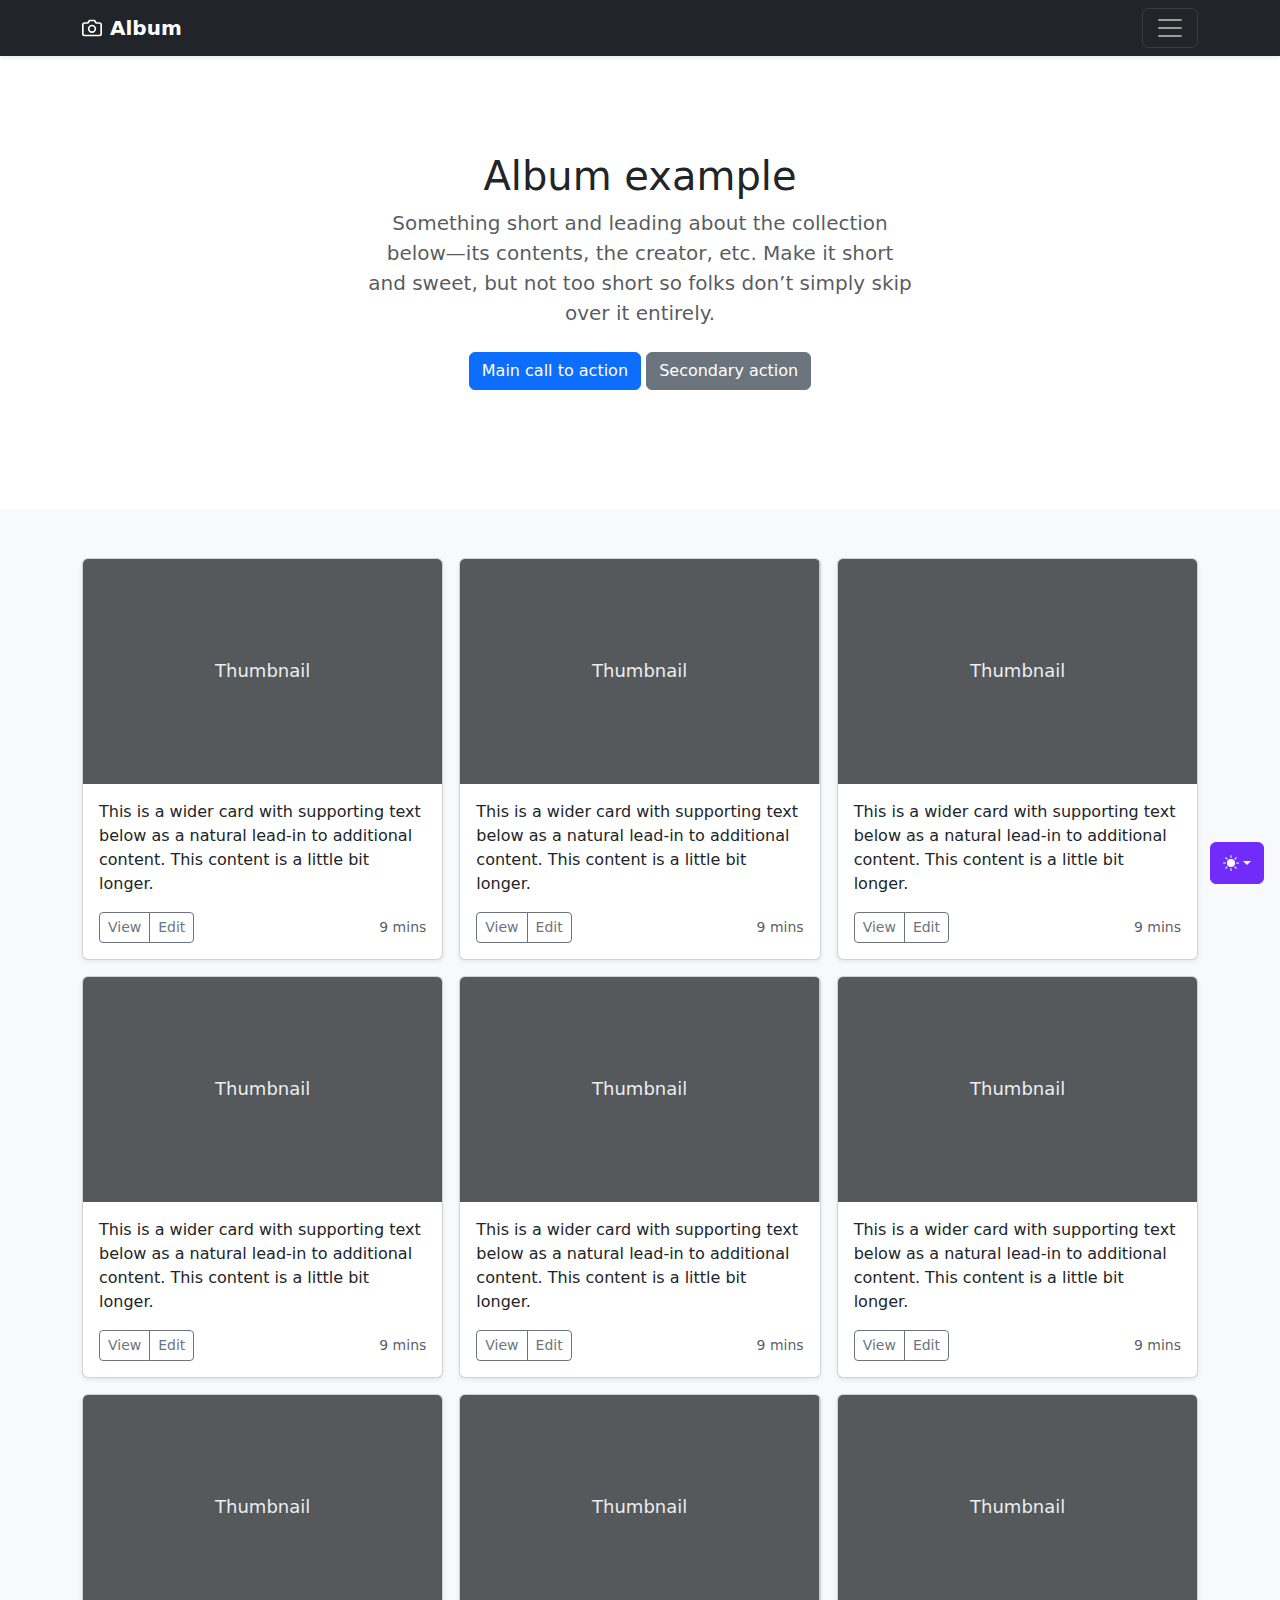
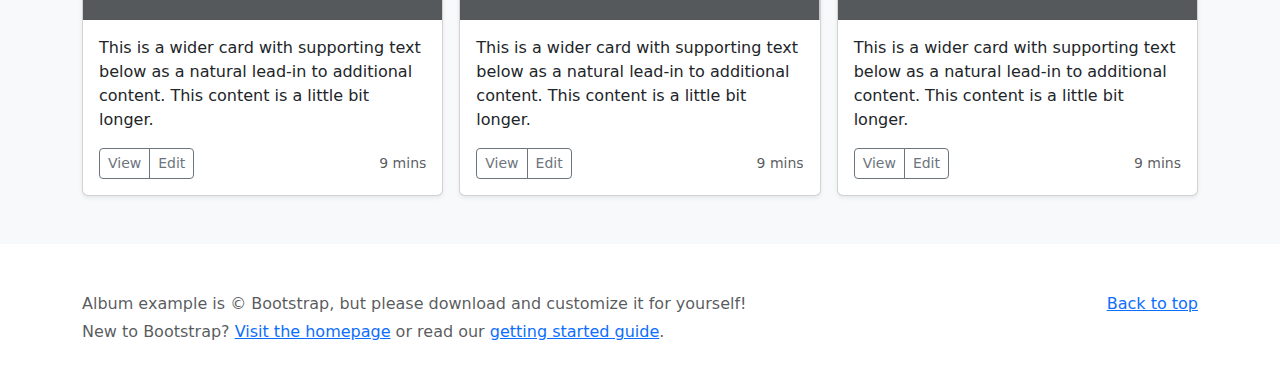
<file: image/bootstrap-5.3.8-examples/album/index.html>
<!doctype html>
<html lang="en" data-bs-theme="auto">
  <head>
    <meta charset="utf-8" />
    <meta name="viewport" content="width=device-width, initial-scale=1" />
    <meta name="description" content="" />
    <meta
      name="author"
      content="Mark Otto, Jacob Thornton, and Bootstrap contributors"
    />
    <meta name="generator" content="Astro v5.13.2" />
    <title>Album example · Bootstrap v5.3</title>
    <link
      rel="canonical"
      href="https://getbootstrap.com/docs/5.3/examples/album/"
    />
    <script src="../assets/js/color-modes.js"></script>
    <link href="../assets/dist/css/bootstrap.min.css" rel="stylesheet" />
    <meta name="theme-color" content="#712cf9" />
    <style>
      .bd-placeholder-img {
        font-size: 1.125rem;
        text-anchor: middle;
        -webkit-user-select: none;
        -moz-user-select: none;
        user-select: none;
      }
      @media (min-width: 768px) {
        .bd-placeholder-img-lg {
          font-size: 3.5rem;
        }
      }
      .b-example-divider {
        width: 100%;
        height: 3rem;
        background-color: #0000001a;
        border: solid rgba(0, 0, 0, 0.15);
        border-width: 1px 0;
        box-shadow:
          inset 0 0.5em 1.5em #0000001a,
          inset 0 0.125em 0.5em #00000026;
      }
      .b-example-vr {
        flex-shrink: 0;
        width: 1.5rem;
        height: 100vh;
      }
      .bi {
        vertical-align: -0.125em;
        fill: currentColor;
      }
      .nav-scroller {
        position: relative;
        z-index: 2;
        height: 2.75rem;
        overflow-y: hidden;
      }
      .nav-scroller .nav {
        display: flex;
        flex-wrap: nowrap;
        padding-bottom: 1rem;
        margin-top: -1px;
        overflow-x: auto;
        text-align: center;
        white-space: nowrap;
        -webkit-overflow-scrolling: touch;
      }
      .btn-bd-primary {
        --bd-violet-bg: #712cf9;
        --bd-violet-rgb: 112.520718, 44.062154, 249.437846;
        --bs-btn-font-weight: 600;
        --bs-btn-color: var(--bs-white);
        --bs-btn-bg: var(--bd-violet-bg);
        --bs-btn-border-color: var(--bd-violet-bg);
        --bs-btn-hover-color: var(--bs-white);
        --bs-btn-hover-bg: #6528e0;
        --bs-btn-hover-border-color: #6528e0;
        --bs-btn-focus-shadow-rgb: var(--bd-violet-rgb);
        --bs-btn-active-color: var(--bs-btn-hover-color);
        --bs-btn-active-bg: #5a23c8;
        --bs-btn-active-border-color: #5a23c8;
      }
      .bd-mode-toggle {
        z-index: 1500;
      }
      .bd-mode-toggle .bi {
        width: 1em;
        height: 1em;
      }
      .bd-mode-toggle .dropdown-menu .active .bi {
        display: block !important;
      }
    </style>
  </head>
  <body>
    <svg xmlns="http://www.w3.org/2000/svg" class="d-none">
      <symbol id="check2" viewBox="0 0 16 16">
        <path
          d="M13.854 3.646a.5.5 0 0 1 0 .708l-7 7a.5.5 0 0 1-.708 0l-3.5-3.5a.5.5 0 1 1 .708-.708L6.5 10.293l6.646-6.647a.5.5 0 0 1 .708 0z"
        ></path>
      </symbol>
      <symbol id="circle-half" viewBox="0 0 16 16">
        <path
          d="M8 15A7 7 0 1 0 8 1v14zm0 1A8 8 0 1 1 8 0a8 8 0 0 1 0 16z"
        ></path>
      </symbol>
      <symbol id="moon-stars-fill" viewBox="0 0 16 16">
        <path
          d="M6 .278a.768.768 0 0 1 .08.858 7.208 7.208 0 0 0-.878 3.46c0 4.021 3.278 7.277 7.318 7.277.527 0 1.04-.055 1.533-.16a.787.787 0 0 1 .81.316.733.733 0 0 1-.031.893A8.349 8.349 0 0 1 8.344 16C3.734 16 0 12.286 0 7.71 0 4.266 2.114 1.312 5.124.06A.752.752 0 0 1 6 .278z"
        ></path>
        <path
          d="M10.794 3.148a.217.217 0 0 1 .412 0l.387 1.162c.173.518.579.924 1.097 1.097l1.162.387a.217.217 0 0 1 0 .412l-1.162.387a1.734 1.734 0 0 0-1.097 1.097l-.387 1.162a.217.217 0 0 1-.412 0l-.387-1.162A1.734 1.734 0 0 0 9.31 6.593l-1.162-.387a.217.217 0 0 1 0-.412l1.162-.387a1.734 1.734 0 0 0 1.097-1.097l.387-1.162zM13.863.099a.145.145 0 0 1 .274 0l.258.774c.115.346.386.617.732.732l.774.258a.145.145 0 0 1 0 .274l-.774.258a1.156 1.156 0 0 0-.732.732l-.258.774a.145.145 0 0 1-.274 0l-.258-.774a1.156 1.156 0 0 0-.732-.732l-.774-.258a.145.145 0 0 1 0-.274l.774-.258c.346-.115.617-.386.732-.732L13.863.1z"
        ></path>
      </symbol>
      <symbol id="sun-fill" viewBox="0 0 16 16">
        <path
          d="M8 12a4 4 0 1 0 0-8 4 4 0 0 0 0 8zM8 0a.5.5 0 0 1 .5.5v2a.5.5 0 0 1-1 0v-2A.5.5 0 0 1 8 0zm0 13a.5.5 0 0 1 .5.5v2a.5.5 0 0 1-1 0v-2A.5.5 0 0 1 8 13zm8-5a.5.5 0 0 1-.5.5h-2a.5.5 0 0 1 0-1h2a.5.5 0 0 1 .5.5zM3 8a.5.5 0 0 1-.5.5h-2a.5.5 0 0 1 0-1h2A.5.5 0 0 1 3 8zm10.657-5.657a.5.5 0 0 1 0 .707l-1.414 1.415a.5.5 0 1 1-.707-.708l1.414-1.414a.5.5 0 0 1 .707 0zm-9.193 9.193a.5.5 0 0 1 0 .707L3.05 13.657a.5.5 0 0 1-.707-.707l1.414-1.414a.5.5 0 0 1 .707 0zm9.193 2.121a.5.5 0 0 1-.707 0l-1.414-1.414a.5.5 0 0 1 .707-.707l1.414 1.414a.5.5 0 0 1 0 .707zM4.464 4.465a.5.5 0 0 1-.707 0L2.343 3.05a.5.5 0 1 1 .707-.707l1.414 1.414a.5.5 0 0 1 0 .708z"
        ></path>
      </symbol>
    </svg>
    <div
      class="dropdown position-fixed bottom-0 end-0 mb-3 me-3 bd-mode-toggle"
    >
      <button
        class="btn btn-bd-primary py-2 dropdown-toggle d-flex align-items-center"
        id="bd-theme"
        type="button"
        aria-expanded="false"
        data-bs-toggle="dropdown"
        aria-label="Toggle theme (auto)"
      >
        <svg class="bi my-1 theme-icon-active" aria-hidden="true">
          <use href="#circle-half"></use>
        </svg>
        <span class="visually-hidden" id="bd-theme-text">Toggle theme</span>
      </button>
      <ul
        class="dropdown-menu dropdown-menu-end shadow"
        aria-labelledby="bd-theme-text"
      >
        <li>
          <button
            type="button"
            class="dropdown-item d-flex align-items-center"
            data-bs-theme-value="light"
            aria-pressed="false"
          >
            <svg class="bi me-2 opacity-50" aria-hidden="true">
              <use href="#sun-fill"></use>
            </svg>
            Light
            <svg class="bi ms-auto d-none" aria-hidden="true">
              <use href="#check2"></use>
            </svg>
          </button>
        </li>
        <li>
          <button
            type="button"
            class="dropdown-item d-flex align-items-center"
            data-bs-theme-value="dark"
            aria-pressed="false"
          >
            <svg class="bi me-2 opacity-50" aria-hidden="true">
              <use href="#moon-stars-fill"></use>
            </svg>
            Dark
            <svg class="bi ms-auto d-none" aria-hidden="true">
              <use href="#check2"></use>
            </svg>
          </button>
        </li>
        <li>
          <button
            type="button"
            class="dropdown-item d-flex align-items-center active"
            data-bs-theme-value="auto"
            aria-pressed="true"
          >
            <svg class="bi me-2 opacity-50" aria-hidden="true">
              <use href="#circle-half"></use>
            </svg>
            Auto
            <svg class="bi ms-auto d-none" aria-hidden="true">
              <use href="#check2"></use>
            </svg>
          </button>
        </li>
      </ul>
    </div>
    <header data-bs-theme="dark">
      <div class="collapse text-bg-dark" id="navbarHeader">
        <div class="container">
          <div class="row">
            <div class="col-sm-8 col-md-7 py-4">
              <h4>About</h4>
              <p class="text-body-secondary">
                Add some information about the album below, the author, or any
                other background context. Make it a few sentences long so folks
                can pick up some informative tidbits. Then, link them off to
                some social networking sites or contact information.
              </p>
            </div>
            <div class="col-sm-4 offset-md-1 py-4">
              <h4>Contact</h4>
              <ul class="list-unstyled">
                <li><a href="#" class="text-white">Follow on X</a></li>
                <li><a href="#" class="text-white">Like on Facebook</a></li>
                <li><a href="#" class="text-white">Email me</a></li>
              </ul>
            </div>
          </div>
        </div>
      </div>
      <div class="navbar navbar-dark bg-dark shadow-sm">
        <div class="container">
          <a href="#" class="navbar-brand d-flex align-items-center">
            <svg
              xmlns="http://www.w3.org/2000/svg"
              width="20"
              height="20"
              fill="none"
              stroke="currentColor"
              stroke-linecap="round"
              stroke-linejoin="round"
              stroke-width="2"
              aria-hidden="true"
              class="me-2"
              viewBox="0 0 24 24"
            >
              <path
                d="M23 19a2 2 0 0 1-2 2H3a2 2 0 0 1-2-2V8a2 2 0 0 1 2-2h4l2-3h6l2 3h4a2 2 0 0 1 2 2z"
              ></path>
              <circle cx="12" cy="13" r="4"></circle>
            </svg>
            <strong>Album</strong>
          </a>
          <button
            class="navbar-toggler"
            type="button"
            data-bs-toggle="collapse"
            data-bs-target="#navbarHeader"
            aria-controls="navbarHeader"
            aria-expanded="false"
            aria-label="Toggle navigation"
          >
            <span class="navbar-toggler-icon"></span>
          </button>
        </div>
      </div>
    </header>
    <main>
      <section class="py-5 text-center container">
        <div class="row py-lg-5">
          <div class="col-lg-6 col-md-8 mx-auto">
            <h1 class="fw-light">Album example</h1>
            <p class="lead text-body-secondary">
              Something short and leading about the collection below—its
              contents, the creator, etc. Make it short and sweet, but not too
              short so folks don’t simply skip over it entirely.
            </p>
            <p>
              <a href="#" class="btn btn-primary my-2">Main call to action</a>
              <a href="#" class="btn btn-secondary my-2">Secondary action</a>
            </p>
          </div>
        </div>
      </section>
      <div class="album py-5 bg-body-tertiary">
        <div class="container">
          <div class="row row-cols-1 row-cols-sm-2 row-cols-md-3 g-3">
            <div class="col">
              <div class="card shadow-sm">
                <svg
                  aria-label="Placeholder: Thumbnail"
                  class="bd-placeholder-img card-img-top"
                  height="225"
                  preserveAspectRatio="xMidYMid slice"
                  role="img"
                  width="100%"
                  xmlns="http://www.w3.org/2000/svg"
                >
                  <title>Placeholder</title>
                  <rect width="100%" height="100%" fill="#55595c"></rect>
                  <text x="50%" y="50%" fill="#eceeef" dy=".3em">
                    Thumbnail
                  </text>
                </svg>
                <div class="card-body">
                  <p class="card-text">
                    This is a wider card with supporting text below as a natural
                    lead-in to additional content. This content is a little bit
                    longer.
                  </p>
                  <div
                    class="d-flex justify-content-between align-items-center"
                  >
                    <div class="btn-group">
                      <button
                        type="button"
                        class="btn btn-sm btn-outline-secondary"
                      >
                        View
                      </button>
                      <button
                        type="button"
                        class="btn btn-sm btn-outline-secondary"
                      >
                        Edit
                      </button>
                    </div>
                    <small class="text-body-secondary">9 mins</small>
                  </div>
                </div>
              </div>
            </div>
            <div class="col">
              <div class="card shadow-sm">
                <svg
                  aria-label="Placeholder: Thumbnail"
                  class="bd-placeholder-img card-img-top"
                  height="225"
                  preserveAspectRatio="xMidYMid slice"
                  role="img"
                  width="100%"
                  xmlns="http://www.w3.org/2000/svg"
                >
                  <title>Placeholder</title>
                  <rect width="100%" height="100%" fill="#55595c"></rect>
                  <text x="50%" y="50%" fill="#eceeef" dy=".3em">
                    Thumbnail
                  </text>
                </svg>
                <div class="card-body">
                  <p class="card-text">
                    This is a wider card with supporting text below as a natural
                    lead-in to additional content. This content is a little bit
                    longer.
                  </p>
                  <div
                    class="d-flex justify-content-between align-items-center"
                  >
                    <div class="btn-group">
                      <button
                        type="button"
                        class="btn btn-sm btn-outline-secondary"
                      >
                        View
                      </button>
                      <button
                        type="button"
                        class="btn btn-sm btn-outline-secondary"
                      >
                        Edit
                      </button>
                    </div>
                    <small class="text-body-secondary">9 mins</small>
                  </div>
                </div>
              </div>
            </div>
            <div class="col">
              <div class="card shadow-sm">
                <svg
                  aria-label="Placeholder: Thumbnail"
                  class="bd-placeholder-img card-img-top"
                  height="225"
                  preserveAspectRatio="xMidYMid slice"
                  role="img"
                  width="100%"
                  xmlns="http://www.w3.org/2000/svg"
                >
                  <title>Placeholder</title>
                  <rect width="100%" height="100%" fill="#55595c"></rect>
                  <text x="50%" y="50%" fill="#eceeef" dy=".3em">
                    Thumbnail
                  </text>
                </svg>
                <div class="card-body">
                  <p class="card-text">
                    This is a wider card with supporting text below as a natural
                    lead-in to additional content. This content is a little bit
                    longer.
                  </p>
                  <div
                    class="d-flex justify-content-between align-items-center"
                  >
                    <div class="btn-group">
                      <button
                        type="button"
                        class="btn btn-sm btn-outline-secondary"
                      >
                        View
                      </button>
                      <button
                        type="button"
                        class="btn btn-sm btn-outline-secondary"
                      >
                        Edit
                      </button>
                    </div>
                    <small class="text-body-secondary">9 mins</small>
                  </div>
                </div>
              </div>
            </div>
            <div class="col">
              <div class="card shadow-sm">
                <svg
                  aria-label="Placeholder: Thumbnail"
                  class="bd-placeholder-img card-img-top"
                  height="225"
                  preserveAspectRatio="xMidYMid slice"
                  role="img"
                  width="100%"
                  xmlns="http://www.w3.org/2000/svg"
                >
                  <title>Placeholder</title>
                  <rect width="100%" height="100%" fill="#55595c"></rect>
                  <text x="50%" y="50%" fill="#eceeef" dy=".3em">
                    Thumbnail
                  </text>
                </svg>
                <div class="card-body">
                  <p class="card-text">
                    This is a wider card with supporting text below as a natural
                    lead-in to additional content. This content is a little bit
                    longer.
                  </p>
                  <div
                    class="d-flex justify-content-between align-items-center"
                  >
                    <div class="btn-group">
                      <button
                        type="button"
                        class="btn btn-sm btn-outline-secondary"
                      >
                        View
                      </button>
                      <button
                        type="button"
                        class="btn btn-sm btn-outline-secondary"
                      >
                        Edit
                      </button>
                    </div>
                    <small class="text-body-secondary">9 mins</small>
                  </div>
                </div>
              </div>
            </div>
            <div class="col">
              <div class="card shadow-sm">
                <svg
                  aria-label="Placeholder: Thumbnail"
                  class="bd-placeholder-img card-img-top"
                  height="225"
                  preserveAspectRatio="xMidYMid slice"
                  role="img"
                  width="100%"
                  xmlns="http://www.w3.org/2000/svg"
                >
                  <title>Placeholder</title>
                  <rect width="100%" height="100%" fill="#55595c"></rect>
                  <text x="50%" y="50%" fill="#eceeef" dy=".3em">
                    Thumbnail
                  </text>
                </svg>
                <div class="card-body">
                  <p class="card-text">
                    This is a wider card with supporting text below as a natural
                    lead-in to additional content. This content is a little bit
                    longer.
                  </p>
                  <div
                    class="d-flex justify-content-between align-items-center"
                  >
                    <div class="btn-group">
                      <button
                        type="button"
                        class="btn btn-sm btn-outline-secondary"
                      >
                        View
                      </button>
                      <button
                        type="button"
                        class="btn btn-sm btn-outline-secondary"
                      >
                        Edit
                      </button>
                    </div>
                    <small class="text-body-secondary">9 mins</small>
                  </div>
                </div>
              </div>
            </div>
            <div class="col">
              <div class="card shadow-sm">
                <svg
                  aria-label="Placeholder: Thumbnail"
                  class="bd-placeholder-img card-img-top"
                  height="225"
                  preserveAspectRatio="xMidYMid slice"
                  role="img"
                  width="100%"
                  xmlns="http://www.w3.org/2000/svg"
                >
                  <title>Placeholder</title>
                  <rect width="100%" height="100%" fill="#55595c"></rect>
                  <text x="50%" y="50%" fill="#eceeef" dy=".3em">
                    Thumbnail
                  </text>
                </svg>
                <div class="card-body">
                  <p class="card-text">
                    This is a wider card with supporting text below as a natural
                    lead-in to additional content. This content is a little bit
                    longer.
                  </p>
                  <div
                    class="d-flex justify-content-between align-items-center"
                  >
                    <div class="btn-group">
                      <button
                        type="button"
                        class="btn btn-sm btn-outline-secondary"
                      >
                        View
                      </button>
                      <button
                        type="button"
                        class="btn btn-sm btn-outline-secondary"
                      >
                        Edit
                      </button>
                    </div>
                    <small class="text-body-secondary">9 mins</small>
                  </div>
                </div>
              </div>
            </div>
            <div class="col">
              <div class="card shadow-sm">
                <svg
                  aria-label="Placeholder: Thumbnail"
                  class="bd-placeholder-img card-img-top"
                  height="225"
                  preserveAspectRatio="xMidYMid slice"
                  role="img"
                  width="100%"
                  xmlns="http://www.w3.org/2000/svg"
                >
                  <title>Placeholder</title>
                  <rect width="100%" height="100%" fill="#55595c"></rect>
                  <text x="50%" y="50%" fill="#eceeef" dy=".3em">
                    Thumbnail
                  </text>
                </svg>
                <div class="card-body">
                  <p class="card-text">
                    This is a wider card with supporting text below as a natural
                    lead-in to additional content. This content is a little bit
                    longer.
                  </p>
                  <div
                    class="d-flex justify-content-between align-items-center"
                  >
                    <div class="btn-group">
                      <button
                        type="button"
                        class="btn btn-sm btn-outline-secondary"
                      >
                        View
                      </button>
                      <button
                        type="button"
                        class="btn btn-sm btn-outline-secondary"
                      >
                        Edit
                      </button>
                    </div>
                    <small class="text-body-secondary">9 mins</small>
                  </div>
                </div>
              </div>
            </div>
            <div class="col">
              <div class="card shadow-sm">
                <svg
                  aria-label="Placeholder: Thumbnail"
                  class="bd-placeholder-img card-img-top"
                  height="225"
                  preserveAspectRatio="xMidYMid slice"
                  role="img"
                  width="100%"
                  xmlns="http://www.w3.org/2000/svg"
                >
                  <title>Placeholder</title>
                  <rect width="100%" height="100%" fill="#55595c"></rect>
                  <text x="50%" y="50%" fill="#eceeef" dy=".3em">
                    Thumbnail
                  </text>
                </svg>
                <div class="card-body">
                  <p class="card-text">
                    This is a wider card with supporting text below as a natural
                    lead-in to additional content. This content is a little bit
                    longer.
                  </p>
                  <div
                    class="d-flex justify-content-between align-items-center"
                  >
                    <div class="btn-group">
                      <button
                        type="button"
                        class="btn btn-sm btn-outline-secondary"
                      >
                        View
                      </button>
                      <button
                        type="button"
                        class="btn btn-sm btn-outline-secondary"
                      >
                        Edit
                      </button>
                    </div>
                    <small class="text-body-secondary">9 mins</small>
                  </div>
                </div>
              </div>
            </div>
            <div class="col">
              <div class="card shadow-sm">
                <svg
                  aria-label="Placeholder: Thumbnail"
                  class="bd-placeholder-img card-img-top"
                  height="225"
                  preserveAspectRatio="xMidYMid slice"
                  role="img"
                  width="100%"
                  xmlns="http://www.w3.org/2000/svg"
                >
                  <title>Placeholder</title>
                  <rect width="100%" height="100%" fill="#55595c"></rect>
                  <text x="50%" y="50%" fill="#eceeef" dy=".3em">
                    Thumbnail
                  </text>
                </svg>
                <div class="card-body">
                  <p class="card-text">
                    This is a wider card with supporting text below as a natural
                    lead-in to additional content. This content is a little bit
                    longer.
                  </p>
                  <div
                    class="d-flex justify-content-between align-items-center"
                  >
                    <div class="btn-group">
                      <button
                        type="button"
                        class="btn btn-sm btn-outline-secondary"
                      >
                        View
                      </button>
                      <button
                        type="button"
                        class="btn btn-sm btn-outline-secondary"
                      >
                        Edit
                      </button>
                    </div>
                    <small class="text-body-secondary">9 mins</small>
                  </div>
                </div>
              </div>
            </div>
          </div>
        </div>
      </div>
    </main>
    <footer class="text-body-secondary py-5">
      <div class="container">
        <p class="float-end mb-1"><a href="#">Back to top</a></p>
        <p class="mb-1">
          Album example is &copy; Bootstrap, but please download and customize
          it for yourself!
        </p>
        <p class="mb-0">
          New to Bootstrap? <a href="/">Visit the homepage</a> or read our
          <a href="../getting-started/introduction">getting started guide</a>.
        </p>
      </div>
    </footer>
    <script
      src="../assets/dist/js/bootstrap.bundle.min.js"
      class="astro-vvvwv3sm"
    ></script>
  </body>
</html>
</file>
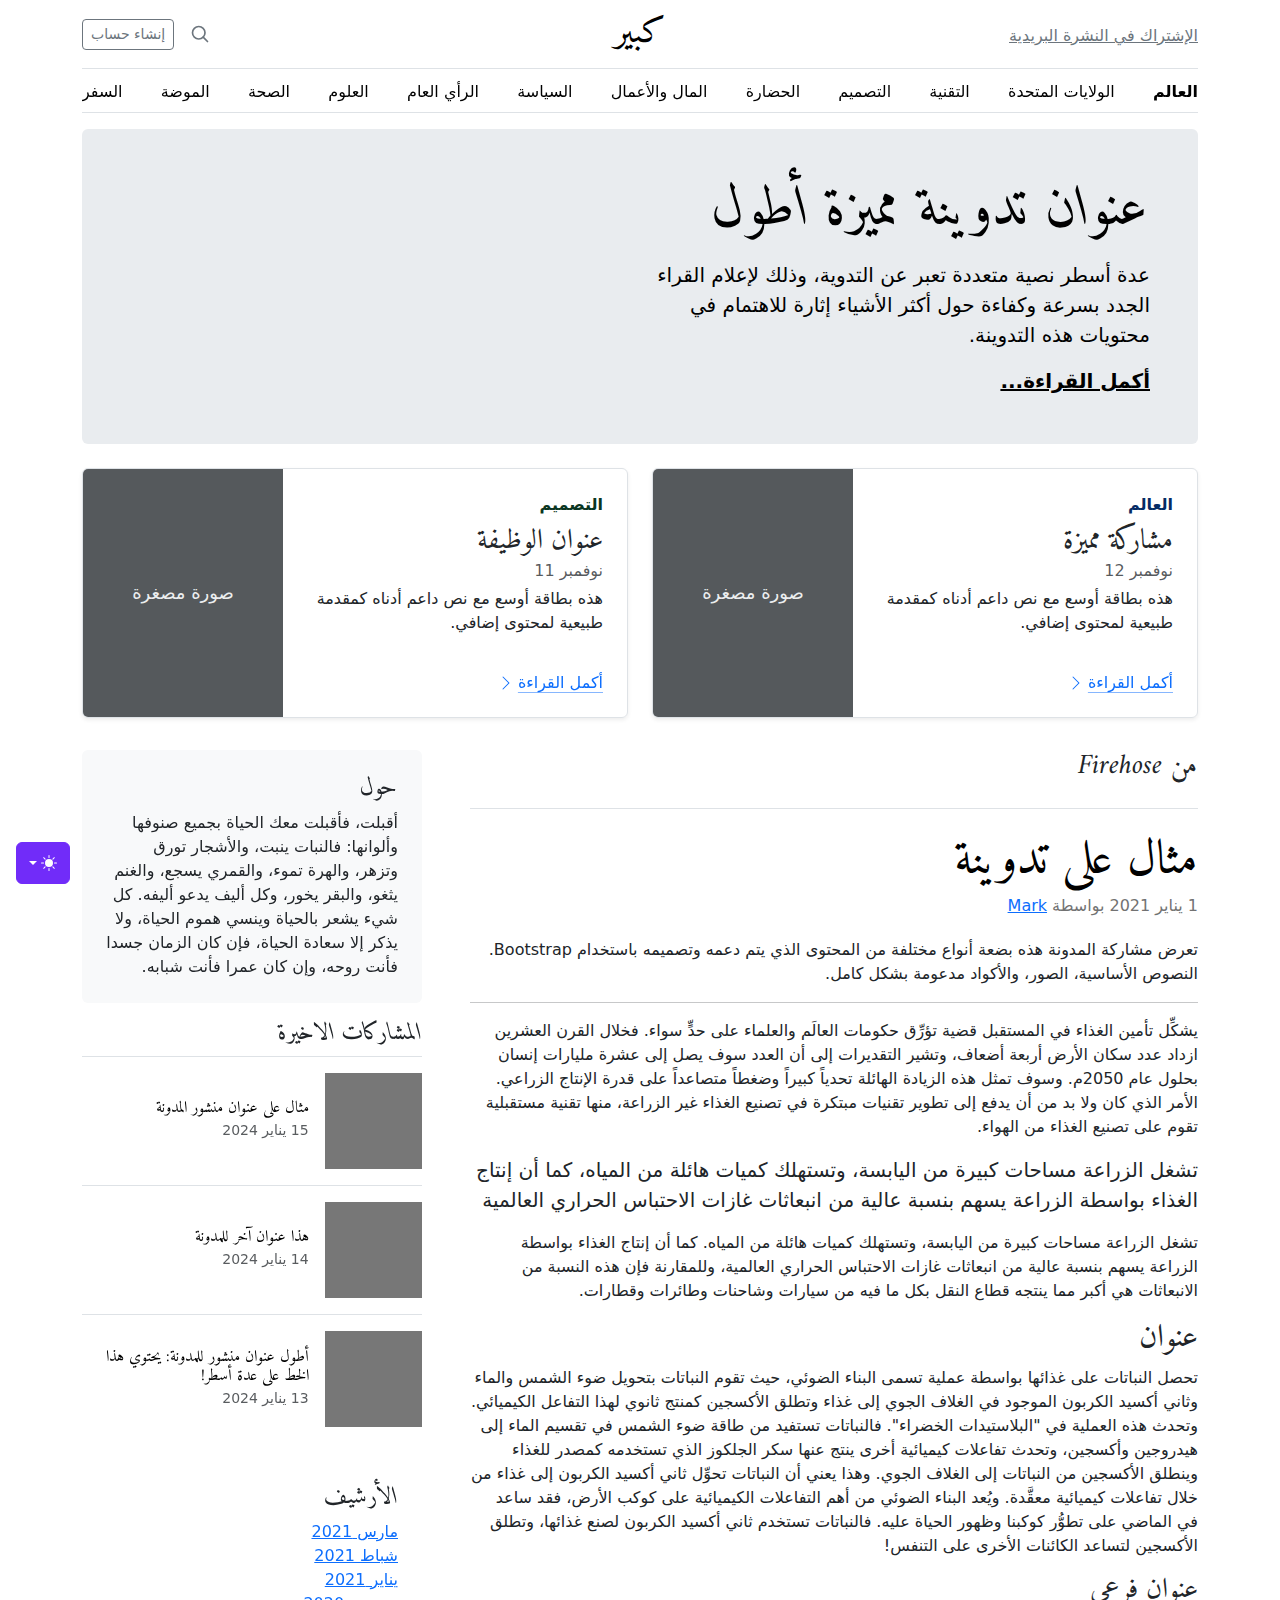
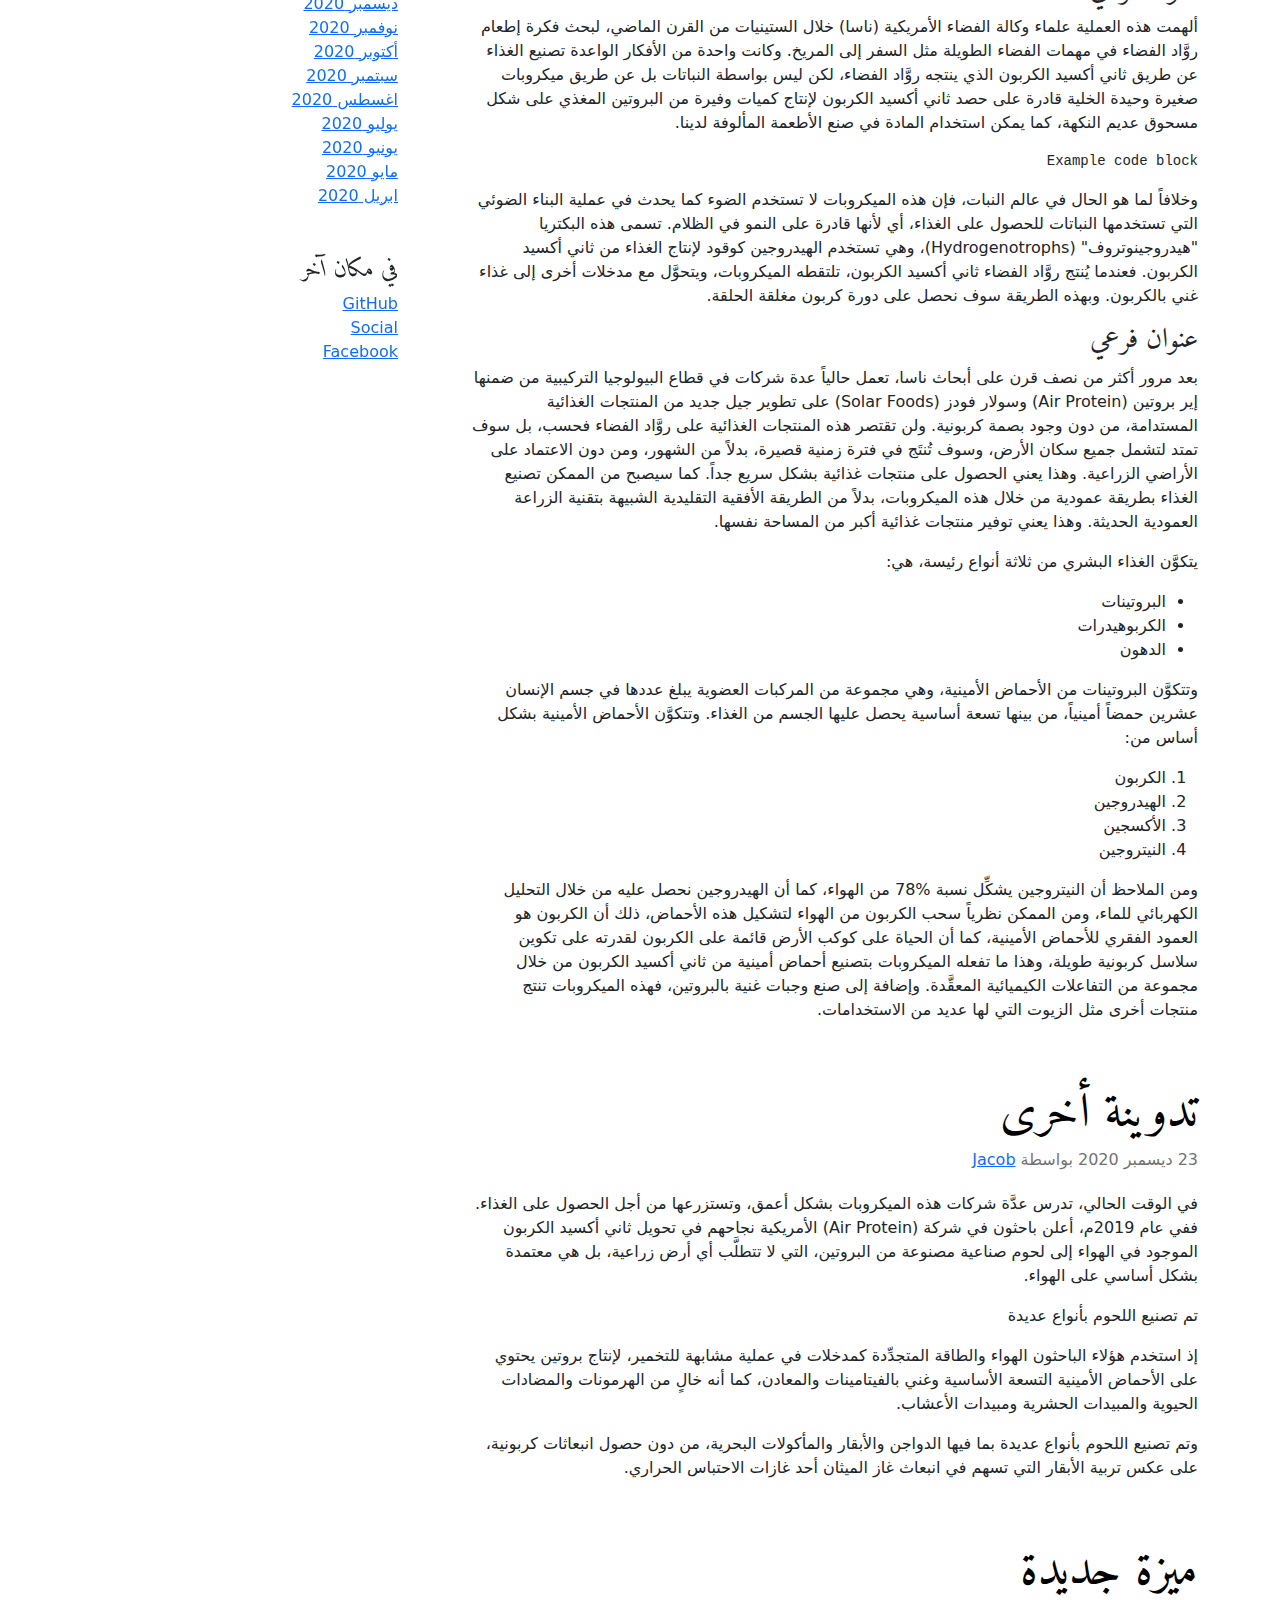
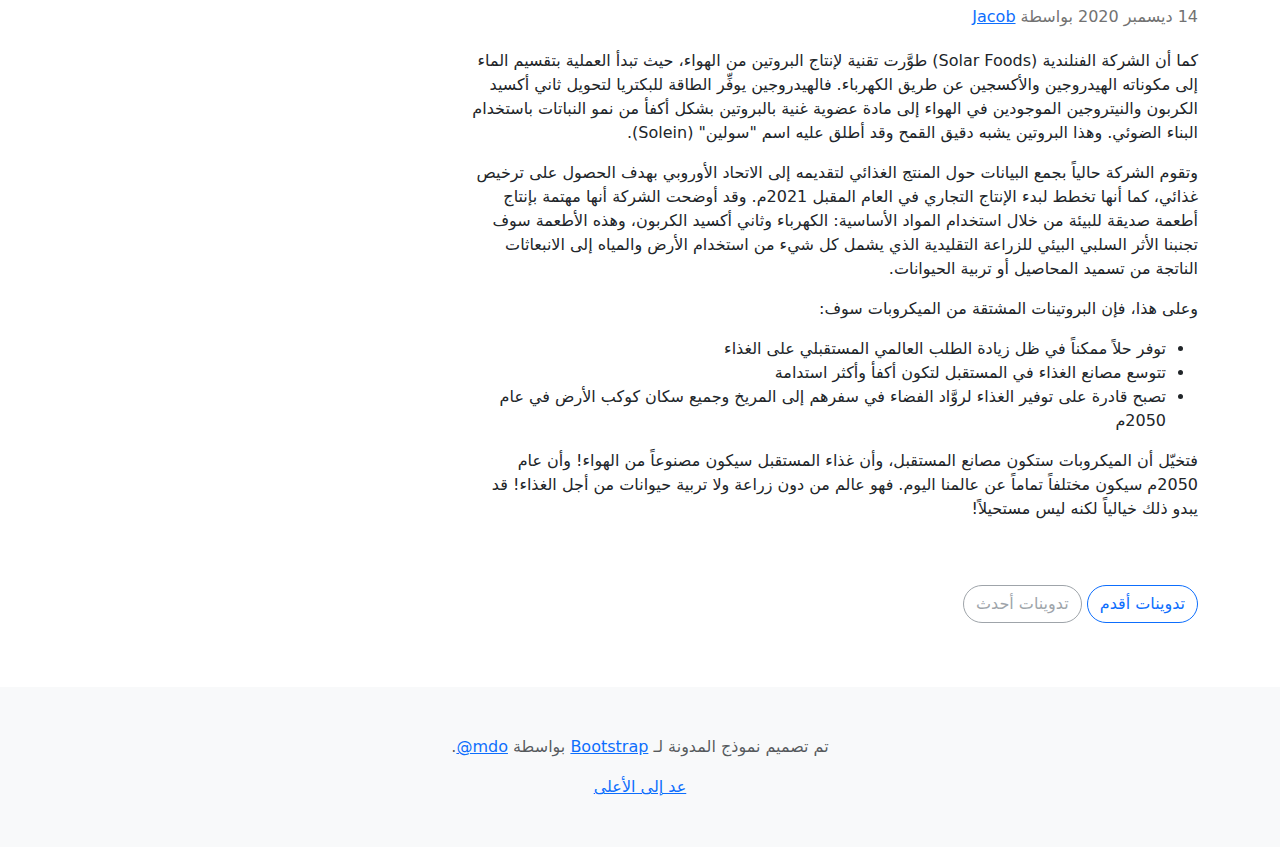
<file: image/bootstrap-5.3.8-examples/blog-rtl/index.html>
<!doctype html>
<html lang="ar" dir="rtl" data-bs-theme="auto">
  <head>
    <meta charset="utf-8" />
    <meta name="viewport" content="width=device-width, initial-scale=1" />
    <meta name="description" content="" />
    <meta
      name="author"
      content="Mark Otto, Jacob Thornton, and Bootstrap contributors"
    />
    <meta name="generator" content="Astro v5.13.2" />
    <title>قالب المدونة · Bootstrap v5.3</title>
    <link
      rel="canonical"
      href="https://getbootstrap.com/docs/5.3/examples/blog-rtl/"
    />
    <script src="../assets/js/color-modes.js"></script>
    <link href="../assets/dist/css/bootstrap.rtl.min.css" rel="stylesheet" />
    <meta name="theme-color" content="#712cf9" />
    <link
      href="https://fonts.googleapis.com/css?family=Amiri:wght@400;700&display=swap"
      rel="stylesheet"
    />
    <link href="../blog/blog.rtl.css" rel="stylesheet" />
    <style>
      .bd-placeholder-img {
        font-size: 1.125rem;
        text-anchor: middle;
        -webkit-user-select: none;
        -moz-user-select: none;
        user-select: none;
      }
      @media (min-width: 768px) {
        .bd-placeholder-img-lg {
          font-size: 3.5rem;
        }
      }
      .b-example-divider {
        width: 100%;
        height: 3rem;
        background-color: #0000001a;
        border: solid rgba(0, 0, 0, 0.15);
        border-width: 1px 0;
        box-shadow:
          inset 0 0.5em 1.5em #0000001a,
          inset 0 0.125em 0.5em #00000026;
      }
      .b-example-vr {
        flex-shrink: 0;
        width: 1.5rem;
        height: 100vh;
      }
      .bi {
        vertical-align: -0.125em;
        fill: currentColor;
      }
      .nav-scroller {
        position: relative;
        z-index: 2;
        height: 2.75rem;
        overflow-y: hidden;
      }
      .nav-scroller .nav {
        display: flex;
        flex-wrap: nowrap;
        padding-bottom: 1rem;
        margin-top: -1px;
        overflow-x: auto;
        text-align: center;
        white-space: nowrap;
        -webkit-overflow-scrolling: touch;
      }
      .btn-bd-primary {
        --bd-violet-bg: #712cf9;
        --bd-violet-rgb: 112.520718, 44.062154, 249.437846;
        --bs-btn-font-weight: 600;
        --bs-btn-color: var(--bs-white);
        --bs-btn-bg: var(--bd-violet-bg);
        --bs-btn-border-color: var(--bd-violet-bg);
        --bs-btn-hover-color: var(--bs-white);
        --bs-btn-hover-bg: #6528e0;
        --bs-btn-hover-border-color: #6528e0;
        --bs-btn-focus-shadow-rgb: var(--bd-violet-rgb);
        --bs-btn-active-color: var(--bs-btn-hover-color);
        --bs-btn-active-bg: #5a23c8;
        --bs-btn-active-border-color: #5a23c8;
      }
      .bd-mode-toggle {
        z-index: 1500;
      }
      .bd-mode-toggle .bi {
        width: 1em;
        height: 1em;
      }
      .bd-mode-toggle .dropdown-menu .active .bi {
        display: block !important;
      }
    </style>
  </head>
  <body>
    <svg xmlns="http://www.w3.org/2000/svg" class="d-none">
      <symbol id="check2" viewBox="0 0 16 16">
        <path
          d="M13.854 3.646a.5.5 0 0 1 0 .708l-7 7a.5.5 0 0 1-.708 0l-3.5-3.5a.5.5 0 1 1 .708-.708L6.5 10.293l6.646-6.647a.5.5 0 0 1 .708 0z"
        ></path>
      </symbol>
      <symbol id="circle-half" viewBox="0 0 16 16">
        <path
          d="M8 15A7 7 0 1 0 8 1v14zm0 1A8 8 0 1 1 8 0a8 8 0 0 1 0 16z"
        ></path>
      </symbol>
      <symbol id="moon-stars-fill" viewBox="0 0 16 16">
        <path
          d="M6 .278a.768.768 0 0 1 .08.858 7.208 7.208 0 0 0-.878 3.46c0 4.021 3.278 7.277 7.318 7.277.527 0 1.04-.055 1.533-.16a.787.787 0 0 1 .81.316.733.733 0 0 1-.031.893A8.349 8.349 0 0 1 8.344 16C3.734 16 0 12.286 0 7.71 0 4.266 2.114 1.312 5.124.06A.752.752 0 0 1 6 .278z"
        ></path>
        <path
          d="M10.794 3.148a.217.217 0 0 1 .412 0l.387 1.162c.173.518.579.924 1.097 1.097l1.162.387a.217.217 0 0 1 0 .412l-1.162.387a1.734 1.734 0 0 0-1.097 1.097l-.387 1.162a.217.217 0 0 1-.412 0l-.387-1.162A1.734 1.734 0 0 0 9.31 6.593l-1.162-.387a.217.217 0 0 1 0-.412l1.162-.387a1.734 1.734 0 0 0 1.097-1.097l.387-1.162zM13.863.099a.145.145 0 0 1 .274 0l.258.774c.115.346.386.617.732.732l.774.258a.145.145 0 0 1 0 .274l-.774.258a1.156 1.156 0 0 0-.732.732l-.258.774a.145.145 0 0 1-.274 0l-.258-.774a1.156 1.156 0 0 0-.732-.732l-.774-.258a.145.145 0 0 1 0-.274l.774-.258c.346-.115.617-.386.732-.732L13.863.1z"
        ></path>
      </symbol>
      <symbol id="sun-fill" viewBox="0 0 16 16">
        <path
          d="M8 12a4 4 0 1 0 0-8 4 4 0 0 0 0 8zM8 0a.5.5 0 0 1 .5.5v2a.5.5 0 0 1-1 0v-2A.5.5 0 0 1 8 0zm0 13a.5.5 0 0 1 .5.5v2a.5.5 0 0 1-1 0v-2A.5.5 0 0 1 8 13zm8-5a.5.5 0 0 1-.5.5h-2a.5.5 0 0 1 0-1h2a.5.5 0 0 1 .5.5zM3 8a.5.5 0 0 1-.5.5h-2a.5.5 0 0 1 0-1h2A.5.5 0 0 1 3 8zm10.657-5.657a.5.5 0 0 1 0 .707l-1.414 1.415a.5.5 0 1 1-.707-.708l1.414-1.414a.5.5 0 0 1 .707 0zm-9.193 9.193a.5.5 0 0 1 0 .707L3.05 13.657a.5.5 0 0 1-.707-.707l1.414-1.414a.5.5 0 0 1 .707 0zm9.193 2.121a.5.5 0 0 1-.707 0l-1.414-1.414a.5.5 0 0 1 .707-.707l1.414 1.414a.5.5 0 0 1 0 .707zM4.464 4.465a.5.5 0 0 1-.707 0L2.343 3.05a.5.5 0 1 1 .707-.707l1.414 1.414a.5.5 0 0 1 0 .708z"
        ></path>
      </symbol>
    </svg>
    <div
      class="dropdown position-fixed bottom-0 end-0 mb-3 me-3 bd-mode-toggle"
    >
      <button
        class="btn btn-bd-primary py-2 dropdown-toggle d-flex align-items-center"
        id="bd-theme"
        type="button"
        aria-expanded="false"
        data-bs-toggle="dropdown"
        aria-label="Toggle theme (auto)"
      >
        <svg class="bi my-1 theme-icon-active" aria-hidden="true">
          <use href="#circle-half"></use>
        </svg>
        <span class="visually-hidden" id="bd-theme-text">Toggle theme</span>
      </button>
      <ul
        class="dropdown-menu dropdown-menu-end shadow"
        aria-labelledby="bd-theme-text"
      >
        <li>
          <button
            type="button"
            class="dropdown-item d-flex align-items-center"
            data-bs-theme-value="light"
            aria-pressed="false"
          >
            <svg class="bi me-2 opacity-50" aria-hidden="true">
              <use href="#sun-fill"></use>
            </svg>
            Light
            <svg class="bi ms-auto d-none" aria-hidden="true">
              <use href="#check2"></use>
            </svg>
          </button>
        </li>
        <li>
          <button
            type="button"
            class="dropdown-item d-flex align-items-center"
            data-bs-theme-value="dark"
            aria-pressed="false"
          >
            <svg class="bi me-2 opacity-50" aria-hidden="true">
              <use href="#moon-stars-fill"></use>
            </svg>
            Dark
            <svg class="bi ms-auto d-none" aria-hidden="true">
              <use href="#check2"></use>
            </svg>
          </button>
        </li>
        <li>
          <button
            type="button"
            class="dropdown-item d-flex align-items-center active"
            data-bs-theme-value="auto"
            aria-pressed="true"
          >
            <svg class="bi me-2 opacity-50" aria-hidden="true">
              <use href="#circle-half"></use>
            </svg>
            Auto
            <svg class="bi ms-auto d-none" aria-hidden="true">
              <use href="#check2"></use>
            </svg>
          </button>
        </li>
      </ul>
    </div>
    <svg xmlns="http://www.w3.org/2000/svg" class="d-none">
      <symbol
        id="aperture"
        fill="none"
        stroke="currentColor"
        stroke-linecap="round"
        stroke-linejoin="round"
        stroke-width="2"
        viewBox="0 0 24 24"
      >
        <circle cx="12" cy="12" r="10"></circle>
        <path
          d="M14.31 8l5.74 9.94M9.69 8h11.48M7.38 12l5.74-9.94M9.69 16L3.95 6.06M14.31 16H2.83m13.79-4l-5.74 9.94"
        ></path>
      </symbol>
      <symbol id="cart" viewBox="0 0 16 16">
        <path
          d="M0 1.5A.5.5 0 0 1 .5 1H2a.5.5 0 0 1 .485.379L2.89 3H14.5a.5.5 0 0 1 .49.598l-1 5a.5.5 0 0 1-.465.401l-9.397.472L4.415 11H13a.5.5 0 0 1 0 1H4a.5.5 0 0 1-.491-.408L2.01 3.607 1.61 2H.5a.5.5 0 0 1-.5-.5zM3.102 4l.84 4.479 9.144-.459L13.89 4H3.102zM5 12a2 2 0 1 0 0 4 2 2 0 0 0 0-4zm7 0a2 2 0 1 0 0 4 2 2 0 0 0 0-4zm-7 1a1 1 0 1 1 0 2 1 1 0 0 1 0-2zm7 0a1 1 0 1 1 0 2 1 1 0 0 1 0-2z"
        ></path>
      </symbol>
      <symbol id="chevron-right" viewBox="0 0 16 16">
        <path
          fill-rule="evenodd"
          d="M4.646 1.646a.5.5 0 0 1 .708 0l6 6a.5.5 0 0 1 0 .708l-6 6a.5.5 0 0 1-.708-.708L10.293 8 4.646 2.354a.5.5 0 0 1 0-.708z"
        ></path>
      </symbol>
    </svg>
    <div class="container">
      <header class="border-bottom lh-1 py-3">
        <div class="row flex-nowrap justify-content-between align-items-center">
          <div class="col-4 pt-1">
            <a class="link-secondary" href="#">الإشتراك في النشرة البريدية</a>
          </div>
          <div class="col-4 text-center">
            <a
              class="blog-header-logo text-body-emphasis text-decoration-none"
              href="#"
              >كبير</a
            >
          </div>
          <div class="col-4 d-flex justify-content-end align-items-center">
            <a class="link-secondary" href="#" aria-label="بحث">
              <svg
                xmlns="http://www.w3.org/2000/svg"
                width="20"
                height="20"
                fill="none"
                stroke="currentColor"
                stroke-linecap="round"
                stroke-linejoin="round"
                stroke-width="2"
                class="mx-3"
                role="img"
                viewBox="0 0 24 24"
              >
                <title>بحث</title>
                <circle cx="10.5" cy="10.5" r="7.5"></circle>
                <path d="M21 21l-5.2-5.2"></path>
              </svg>
            </a>
            <a class="btn btn-sm btn-outline-secondary" href="#">إنشاء حساب</a>
          </div>
        </div>
      </header>
      <div class="nav-scroller py-1 mb-3 border-bottom">
        <nav class="nav nav-underline justify-content-between">
          <a class="nav-item nav-link link-body-emphasis active" href="#"
            >العالم</a
          >
          <a class="nav-item nav-link link-body-emphasis" href="#"
            >الولايات المتحدة</a
          >
          <a class="nav-item nav-link link-body-emphasis" href="#">التقنية</a>
          <a class="nav-item nav-link link-body-emphasis" href="#">التصميم</a>
          <a class="nav-item nav-link link-body-emphasis" href="#">الحضارة</a>
          <a class="nav-item nav-link link-body-emphasis" href="#"
            >المال والأعمال</a
          >
          <a class="nav-item nav-link link-body-emphasis" href="#">السياسة</a>
          <a class="nav-item nav-link link-body-emphasis" href="#"
            >الرأي العام</a
          >
          <a class="nav-item nav-link link-body-emphasis" href="#">العلوم</a>
          <a class="nav-item nav-link link-body-emphasis" href="#">الصحة</a>
          <a class="nav-item nav-link link-body-emphasis" href="#">الموضة</a>
          <a class="nav-item nav-link link-body-emphasis" href="#">السفر</a>
        </nav>
      </div>
    </div>
    <main class="container">
      <div class="p-4 p-md-5 mb-4 rounded text-body-emphasis bg-body-secondary">
        <div class="col-lg-6 px-0">
          <h1 class="display-4 fst-italic">عنوان تدوينة مميزة أطول</h1>
          <p class="lead my-3">
            عدة أسطر نصية متعددة تعبر عن التدوية، وذلك لإعلام القراء الجدد بسرعة
            وكفاءة حول أكثر الأشياء إثارة للاهتمام في محتويات هذه التدوينة.
          </p>
          <p class="lead mb-0">
            <a href="#" class="text-body-emphasis fw-bold">أكمل القراءة...</a>
          </p>
        </div>
      </div>
      <div class="row mb-2">
        <div class="col-md-6">
          <div
            class="row g-0 border rounded overflow-hidden flex-md-row mb-4 shadow-sm h-md-250 position-relative"
          >
            <div class="col p-4 d-flex flex-column position-static">
              <strong class="d-inline-block mb-2 text-primary-emphasis"
                >العالم</strong
              >
              <h3 class="mb-0">مشاركة مميزة</h3>
              <div class="mb-1 text-body-secondary">نوفمبر 12</div>
              <p class="card-text mb-auto">
                هذه بطاقة أوسع مع نص داعم أدناه كمقدمة طبيعية لمحتوى إضافي.
              </p>
              <a
                href="#"
                class="icon-link gap-1 icon-link-hover stretched-link"
              >
                أكمل القراءة
                <svg class="bi" aria-hidden="true">
                  <use xlink:href="#chevron-right"></use>
                </svg>
              </a>
            </div>
            <div class="col-auto d-none d-lg-block">
              <svg
                aria-label="Placeholder: صورة مصغرة"
                class="bd-placeholder-img"
                height="250"
                preserveAspectRatio="xMidYMid slice"
                role="img"
                width="200"
                xmlns="http://www.w3.org/2000/svg"
              >
                <title>Placeholder</title>
                <rect width="100%" height="100%" fill="#55595c"></rect>
                <text x="50%" y="50%" fill="#eceeef" dy=".3em">صورة مصغرة</text>
              </svg>
            </div>
          </div>
        </div>
        <div class="col-md-6">
          <div
            class="row g-0 border rounded overflow-hidden flex-md-row mb-4 shadow-sm h-md-250 position-relative"
          >
            <div class="col p-4 d-flex flex-column position-static">
              <strong class="d-inline-block mb-2 text-success-emphasis"
                >التصميم</strong
              >
              <h3 class="mb-0">عنوان الوظيفة</h3>
              <div class="mb-1 text-body-secondary">نوفمبر 11</div>
              <p class="mb-auto">
                هذه بطاقة أوسع مع نص داعم أدناه كمقدمة طبيعية لمحتوى إضافي.
              </p>
              <a
                href="#"
                class="icon-link gap-1 icon-link-hover stretched-link"
              >
                أكمل القراءة
                <svg class="bi" aria-hidden="true">
                  <use xlink:href="#chevron-right"></use>
                </svg>
              </a>
            </div>
            <div class="col-auto d-none d-lg-block">
              <svg
                aria-label="Placeholder: صورة مصغرة"
                class="bd-placeholder-img"
                height="250"
                preserveAspectRatio="xMidYMid slice"
                role="img"
                width="200"
                xmlns="http://www.w3.org/2000/svg"
              >
                <title>Placeholder</title>
                <rect width="100%" height="100%" fill="#55595c"></rect>
                <text x="50%" y="50%" fill="#eceeef" dy=".3em">صورة مصغرة</text>
              </svg>
            </div>
          </div>
        </div>
      </div>
      <div class="row g-5">
        <div class="col-md-8">
          <h3 class="pb-4 mb-4 fst-italic border-bottom">من Firehose</h3>
          <article class="blog-post">
            <h2 class="display-5 link-body-emphasis mb-1">مثال على تدوينة</h2>
            <p class="blog-post-meta">
              1 يناير 2021 بواسطة <a href="#"> Mark </a>
            </p>
            <p>
              تعرض مشاركة المدونة هذه بضعة أنواع مختلفة من المحتوى الذي يتم دعمه
              وتصميمه باستخدام Bootstrap. النصوص الأساسية، الصور، والأكواد
              مدعومة بشكل كامل.
            </p>
            <hr />
            <p>
              يشكِّل تأمين الغذاء في المستقبل قضية تؤرِّق حكومات العالَم
              والعلماء على حدٍّ سواء. فخلال القرن العشرين ازداد عدد سكان الأرض
              أربعة أضعاف، وتشير التقديرات إلى أن العدد سوف يصل إلى عشرة مليارات
              إنسان بحلول عام 2050م. وسوف تمثل هذه الزيادة الهائلة تحدياً كبيراً
              وضغطاً متصاعداً على قدرة الإنتاج الزراعي. الأمر الذي كان ولا بد من
              أن يدفع إلى تطوير تقنيات مبتكرة في تصنيع الغذاء غير الزراعة، منها
              تقنية مستقبلية تقوم على تصنيع الغذاء من الهواء.
            </p>
            <blockquote class="blockquote">
              <p>
                تشغل الزراعة مساحات كبيرة من اليابسة، وتستهلك كميات هائلة من
                المياه، كما أن إنتاج الغذاء بواسطة الزراعة يسهم بنسبة عالية من
                انبعاثات غازات الاحتباس الحراري العالمية
              </p>
            </blockquote>
            <p>
              تشغل الزراعة مساحات كبيرة من اليابسة، وتستهلك كميات هائلة من
              المياه. كما أن إنتاج الغذاء بواسطة الزراعة يسهم بنسبة عالية من
              انبعاثات غازات الاحتباس الحراري العالمية، وللمقارنة فإن هذه النسبة
              من الانبعاثات هي أكبر مما ينتجه قطاع النقل بكل ما فيه من سيارات
              وشاحنات وطائرات وقطارات.
            </p>
            <h2>عنوان</h2>
            <p>
              تحصل النباتات على غذائها بواسطة عملية تسمى البناء الضوئي، حيث تقوم
              النباتات بتحويل ضوء الشمس والماء وثاني أكسيد الكربون الموجود في
              الغلاف الجوي إلى غذاء وتطلق الأكسجين كمنتج ثانوي لهذا التفاعل
              الكيميائي. وتحدث هذه العملية في "البلاستيدات الخضراء". فالنباتات
              تستفيد من طاقة ضوء الشمس في تقسيم الماء إلى هيدروجين وأكسجين،
              وتحدث تفاعلات كيميائية أخرى ينتج عنها سكر الجلكوز الذي تستخدمه
              كمصدر للغذاء وينطلق الأكسجين من النباتات إلى الغلاف الجوي. وهذا
              يعني أن النباتات تحوِّل ثاني أكسيد الكربون إلى غذاء من خلال
              تفاعلات كيميائية معقَّدة. ويُعد البناء الضوئي من أهم التفاعلات
              الكيميائية على كوكب الأرض، فقد ساعد في الماضي على تطوُّر كوكبنا
              وظهور الحياة عليه. فالنباتات تستخدم ثاني أكسيد الكربون لصنع
              غذائها، وتطلق الأكسجين لتساعد الكائنات الأخرى على التنفس!
            </p>
            <h3>عنوان فرعي</h3>
            <p>
              ألهمت هذه العملية علماء وكالة الفضاء الأمريكية (ناسا) خلال
              الستينيات من القرن الماضي، لبحث فكرة إطعام روَّاد الفضاء في مهمات
              الفضاء الطويلة مثل السفر إلى المريخ. وكانت واحدة من الأفكار
              الواعدة تصنيع الغذاء عن طريق ثاني أكسيد الكربون الذي ينتجه روَّاد
              الفضاء، لكن ليس بواسطة النباتات بل عن طريق ميكروبات صغيرة وحيدة
              الخلية قادرة على حصد ثاني أكسيد الكربون لإنتاج كميات وفيرة من
              البروتين المغذي على شكل مسحوق عديم النكهة، كما يمكن استخدام المادة
              في صنع الأطعمة المألوفة لدينا.
            </p>
            <pre><code>Example code block</code></pre>
            <p>
              وخلافاً لما هو الحال في عالم النبات، فإن هذه الميكروبات لا تستخدم
              الضوء كما يحدث في عملية البناء الضوئي التي تستخدمها النباتات
              للحصول على الغذاء، أي لأنها قادرة على النمو في الظلام. تسمى هذه
              البكتريا "هيدروجينوتروف" (Hydrogenotrophs)، وهي تستخدم الهيدروجين
              كوقود لإنتاج الغذاء من ثاني أكسيد الكربون. فعندما يُنتج روَّاد
              الفضاء ثاني أكسيد الكربون، تلتقطه الميكروبات، ويتحوَّل مع مدخلات
              أخرى إلى غذاء غني بالكربون. وبهذه الطريقة سوف نحصل على دورة كربون
              مغلقة الحلقة.
            </p>
            <h3>عنوان فرعي</h3>
            <p>
              بعد مرور أكثر من نصف قرن على أبحاث ناسا، تعمل حالياً عدة شركات في
              قطاع البيولوجيا التركيبية من ضمنها إير بروتين (Air Protein) وسولار
              فودز (Solar Foods) على تطوير جيل جديد من المنتجات الغذائية
              المستدامة، من دون وجود بصمة كربونية. ولن تقتصر هذه المنتجات
              الغذائية على روَّاد الفضاء فحسب، بل سوف تمتد لتشمل جميع سكان
              الأرض، وسوف تُنتَج في فترة زمنية قصيرة، بدلاً من الشهور، ومن دون
              الاعتماد على الأراضي الزراعية. وهذا يعني الحصول على منتجات غذائية
              بشكل سريع جداً. كما سيصبح من الممكن تصنيع الغذاء بطريقة عمودية من
              خلال هذه الميكروبات، بدلاً من الطريقة الأفقية التقليدية الشبيهة
              بتقنية الزراعة العمودية الحديثة. وهذا يعني توفير منتجات غذائية
              أكبر من المساحة نفسها.
            </p>
            <p>يتكوَّن الغذاء البشري من ثلاثة أنواع رئيسة، هي:</p>
            <ul>
              <li>البروتينات</li>
              <li>الكربوهيدرات</li>
              <li>الدهون</li>
            </ul>
            <p>
              وتتكوَّن البروتينات من الأحماض الأمينية، وهي مجموعة من المركبات
              العضوية يبلغ عددها في جسم الإنسان عشرين حمضاً أمينياً، من بينها
              تسعة أساسية يحصل عليها الجسم من الغذاء. وتتكوَّن الأحماض الأمينية
              بشكل أساس من:
            </p>
            <ol>
              <li>الكربون</li>
              <li>الهيدروجين</li>
              <li>الأكسجين</li>
              <li>النيتروجين</li>
            </ol>
            <p>
              ومن الملاحظ أن النيتروجين يشكِّل نسبة %78 من الهواء، كما أن
              الهيدروجين نحصل عليه من خلال التحليل الكهربائي للماء، ومن الممكن
              نظرياً سحب الكربون من الهواء لتشكيل هذه الأحماض، ذلك أن الكربون هو
              العمود الفقري للأحماض الأمينية، كما أن الحياة على كوكب الأرض قائمة
              على الكربون لقدرته على تكوين سلاسل كربونية طويلة، وهذا ما تفعله
              الميكروبات بتصنيع أحماض أمينية من ثاني أكسيد الكربون من خلال
              مجموعة من التفاعلات الكيميائية المعقَّدة. وإضافة إلى صنع وجبات
              غنية بالبروتين، فهذه الميكروبات تنتج منتجات أخرى مثل الزيوت التي
              لها عديد من الاستخدامات.
            </p>
          </article>
          <article class="blog-post">
            <h2 class="display-5 link-body-emphasis mb-1">تدوينة أخرى</h2>
            <p class="blog-post-meta">
              23 ديسمبر 2020 بواسطة <a href="#">Jacob</a>
            </p>
            <p>
              في الوقت الحالي، تدرس عدَّة شركات هذه الميكروبات بشكل أعمق،
              وتستزرعها من أجل الحصول على الغذاء. ففي عام 2019م، أعلن باحثون في
              شركة (Air Protein) الأمريكية نجاحهم في تحويل ثاني أكسيد الكربون
              الموجود في الهواء إلى لحوم صناعية مصنوعة من البروتين، التي لا
              تتطلَّب أي أرض زراعية، بل هي معتمدة بشكل أساسي على الهواء.
            </p>
            <blockquote><p>تم تصنيع اللحوم بأنواع عديدة</p></blockquote>
            <p>
              إذ استخدم هؤلاء الباحثون الهواء والطاقة المتجدِّدة كمدخلات في
              عملية مشابهة للتخمير، لإنتاج بروتين يحتوي على الأحماض الأمينية
              التسعة الأساسية وغني بالفيتامينات والمعادن، كما أنه خالٍ من
              الهرمونات والمضادات الحيوية والمبيدات الحشرية ومبيدات الأعشاب.
            </p>
            <p>
              وتم تصنيع اللحوم بأنواع عديدة بما فيها الدواجن والأبقار والمأكولات
              البحرية، من دون حصول انبعاثات كربونية، على عكس تربية الأبقار التي
              تسهم في انبعاث غاز الميثان أحد غازات الاحتباس الحراري.
            </p>
          </article>
          <article class="blog-post">
            <h2 class="display-5 link-body-emphasis mb-1">ميزة جديدة</h2>
            <p class="blog-post-meta">
              14 ديسمبر 2020 بواسطة <a href="#">Jacob</a>
            </p>
            <p>
              كما أن الشركة الفنلندية (Solar Foods) طوَّرت تقنية لإنتاج البروتين
              من الهواء، حيث تبدأ العملية بتقسيم الماء إلى مكوناته الهيدروجين
              والأكسجين عن طريق الكهرباء. فالهيدروجين يوفِّر الطاقة للبكتريا
              لتحويل ثاني أكسيد الكربون والنيتروجين الموجودين في الهواء إلى مادة
              عضوية غنية بالبروتين بشكل أكفأ من نمو النباتات باستخدام البناء
              الضوئي. وهذا البروتين يشبه دقيق القمح وقد أطلق عليه اسم "سولين"
              (Solein).
            </p>
            <p>
              وتقوم الشركة حالياً بجمع البيانات حول المنتج الغذائي لتقديمه إلى
              الاتحاد الأوروبي بهدف الحصول على ترخيص غذائي، كما أنها تخطط لبدء
              الإنتاج التجاري في العام المقبل 2021م. وقد أوضحت الشركة أنها مهتمة
              بإنتاج أطعمة صديقة للبيئة من خلال استخدام المواد الأساسية:
              الكهرباء وثاني أكسيد الكربون، وهذه الأطعمة سوف تجنبنا الأثر السلبي
              البيئي للزراعة التقليدية الذي يشمل كل شيء من استخدام الأرض والمياه
              إلى الانبعاثات الناتجة من تسميد المحاصيل أو تربية الحيوانات.
            </p>
            <p>وعلى هذا، فإن البروتينات المشتقة من الميكروبات سوف:</p>
            <ul>
              <li>
                توفر حلاً ممكناً في ظل زيادة الطلب العالمي المستقبلي على الغذاء
              </li>
              <li>تتوسع مصانع الغذاء في المستقبل لتكون أكفأ وأكثر استدامة</li>
              <li>
                تصبح قادرة على توفير الغذاء لروَّاد الفضاء في سفرهم إلى المريخ
                وجميع سكان كوكب الأرض في عام 2050م
              </li>
            </ul>
            <p>
              فتخيّل أن الميكروبات ستكون مصانع المستقبل، وأن غذاء المستقبل سيكون
              مصنوعاً من الهواء! وأن عام 2050م سيكون مختلفاً تماماً عن عالمنا
              اليوم. فهو عالم من دون زراعة ولا تربية حيوانات من أجل الغذاء! قد
              يبدو ذلك خيالياً لكنه ليس مستحيلاً!
            </p>
          </article>
          <nav class="blog-pagination" aria-label="Pagination">
            <a class="btn btn-outline-primary rounded-pill" href="#"
              >تدوينات أقدم</a
            >
            <a
              class="btn btn-outline-secondary rounded-pill disabled"
              aria-disabled="true"
              >تدوينات أحدث</a
            >
          </nav>
        </div>
        <div class="col-md-4">
          <div class="position-sticky" style="top: 2rem">
            <div class="p-4 mb-3 bg-body-tertiary rounded">
              <h4 class="fst-italic">حول</h4>
              <p class="mb-0">
                أقبلت، فأقبلت معك الحياة بجميع صنوفها وألوانها: فالنبات ينبت،
                والأشجار تورق وتزهر، والهرة تموء، والقمري يسجع، والغنم يثغو،
                والبقر يخور، وكل أليف يدعو أليفه. كل شيء يشعر بالحياة وينسي هموم
                الحياة، ولا يذكر إلا سعادة الحياة، فإن كان الزمان جسدا فأنت
                روحه، وإن كان عمرا فأنت شبابه.
              </p>
            </div>
            <div>
              <h4 class="fst-italic">المشاركات الاخيرة</h4>
              <ul class="list-unstyled">
                <li>
                  <a
                    class="d-flex flex-column flex-lg-row gap-3 align-items-start align-items-lg-center py-3 link-body-emphasis text-decoration-none border-top"
                    href="#"
                  >
                    <svg
                      aria-hidden="true"
                      class="bd-placeholder-img"
                      height="96"
                      preserveAspectRatio="xMidYMid slice"
                      width="100%"
                      xmlns="http://www.w3.org/2000/svg"
                    >
                      <rect width="100%" height="100%" fill="#777"></rect>
                    </svg>
                    <div class="col-lg-8">
                      <h6 class="mb-0">مثال على عنوان منشور المدونة</h6>
                      <small class="text-body-secondary">15 يناير 2024</small>
                    </div>
                  </a>
                </li>
                <li>
                  <a
                    class="d-flex flex-column flex-lg-row gap-3 align-items-start align-items-lg-center py-3 link-body-emphasis text-decoration-none border-top"
                    href="#"
                  >
                    <svg
                      aria-hidden="true"
                      class="bd-placeholder-img"
                      height="96"
                      preserveAspectRatio="xMidYMid slice"
                      width="100%"
                      xmlns="http://www.w3.org/2000/svg"
                    >
                      <rect width="100%" height="100%" fill="#777"></rect>
                    </svg>
                    <div class="col-lg-8">
                      <h6 class="mb-0">هذا عنوان آخر للمدونة</h6>
                      <small class="text-body-secondary">14 يناير 2024</small>
                    </div>
                  </a>
                </li>
                <li>
                  <a
                    class="d-flex flex-column flex-lg-row gap-3 align-items-start align-items-lg-center py-3 link-body-emphasis text-decoration-none border-top"
                    href="#"
                  >
                    <svg
                      aria-hidden="true"
                      class="bd-placeholder-img"
                      height="96"
                      preserveAspectRatio="xMidYMid slice"
                      width="100%"
                      xmlns="http://www.w3.org/2000/svg"
                    >
                      <rect width="100%" height="100%" fill="#777"></rect>
                    </svg>
                    <div class="col-lg-8">
                      <h6 class="mb-0">
                        أطول عنوان منشور للمدونة: يحتوي هذا الخط على عدة أسطر!
                      </h6>
                      <small class="text-body-secondary">13 يناير 2024</small>
                    </div>
                  </a>
                </li>
              </ul>
            </div>
            <div class="p-4">
              <h4 class="fst-italic">الأرشيف</h4>
              <ol class="list-unstyled mb-0">
                <li><a href="#">مارس 2021</a></li>
                <li><a href="#">شباط 2021</a></li>
                <li><a href="#">يناير 2021</a></li>
                <li><a href="#">ديسمبر 2020</a></li>
                <li><a href="#">نوفمبر 2020</a></li>
                <li><a href="#">أكتوبر 2020</a></li>
                <li><a href="#">سبتمبر 2020</a></li>
                <li><a href="#">اغسطس 2020</a></li>
                <li><a href="#">يوليو 2020</a></li>
                <li><a href="#">يونيو 2020</a></li>
                <li><a href="#">مايو 2020</a></li>
                <li><a href="#">ابريل 2020</a></li>
              </ol>
            </div>
            <div class="p-4">
              <h4 class="fst-italic">في مكان آخر</h4>
              <ol class="list-unstyled">
                <li><a href="#">GitHub</a></li>
                <li><a href="#">Social</a></li>
                <li><a href="#">Facebook</a></li>
              </ol>
            </div>
          </div>
        </div>
      </div>
    </main>
    <footer class="py-5 text-center text-body-secondary bg-body-tertiary">
      <p>
        تم تصميم نموذج المدونة لـ
        <a href="https://getbootstrap.com/">Bootstrap</a> بواسطة
        <a href="https://x.com/mdo"><bdi lang="en" dir="ltr">@mdo</bdi></a
        >.
      </p>
      <p class="mb-0"><a href="#">عد إلى الأعلى</a></p>
    </footer>
    <script
      src="../assets/dist/js/bootstrap.bundle.min.js"
      class="astro-vvvwv3sm"
    ></script>
  </body>
</html>
</file>
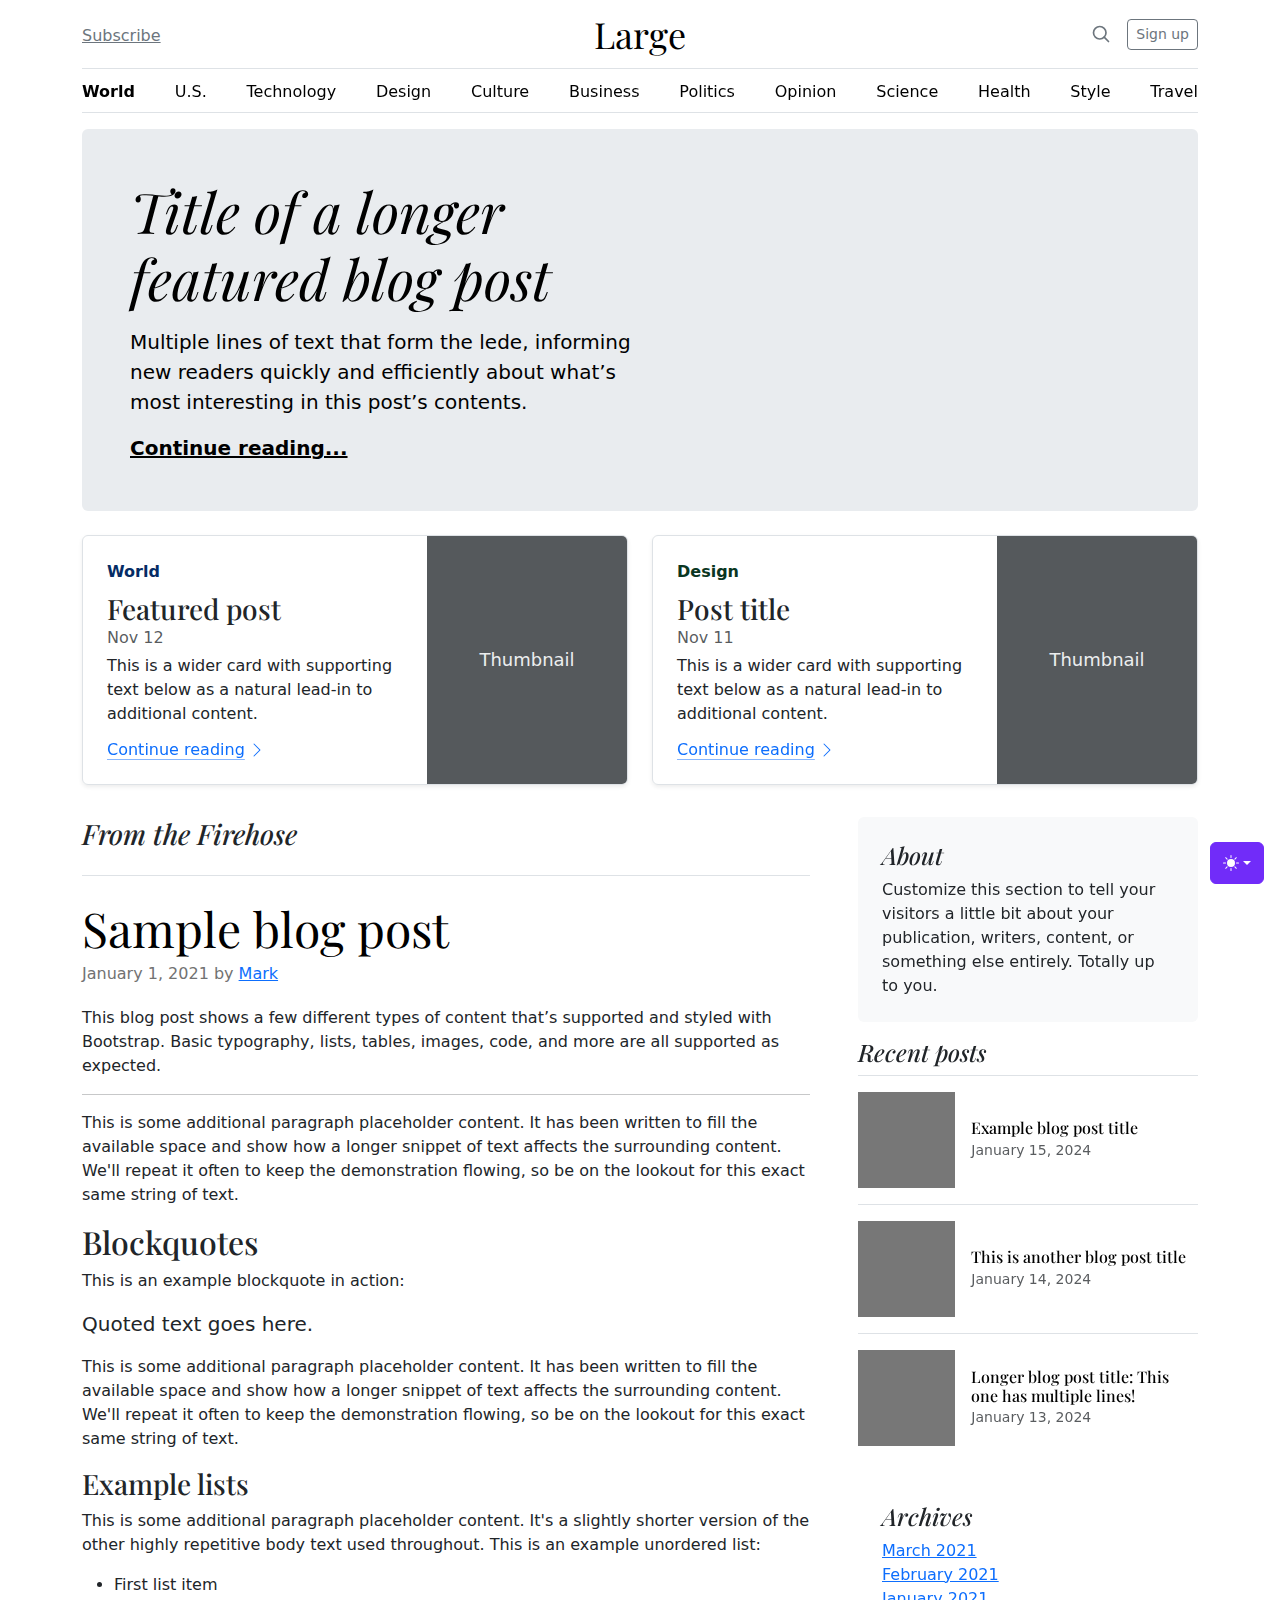
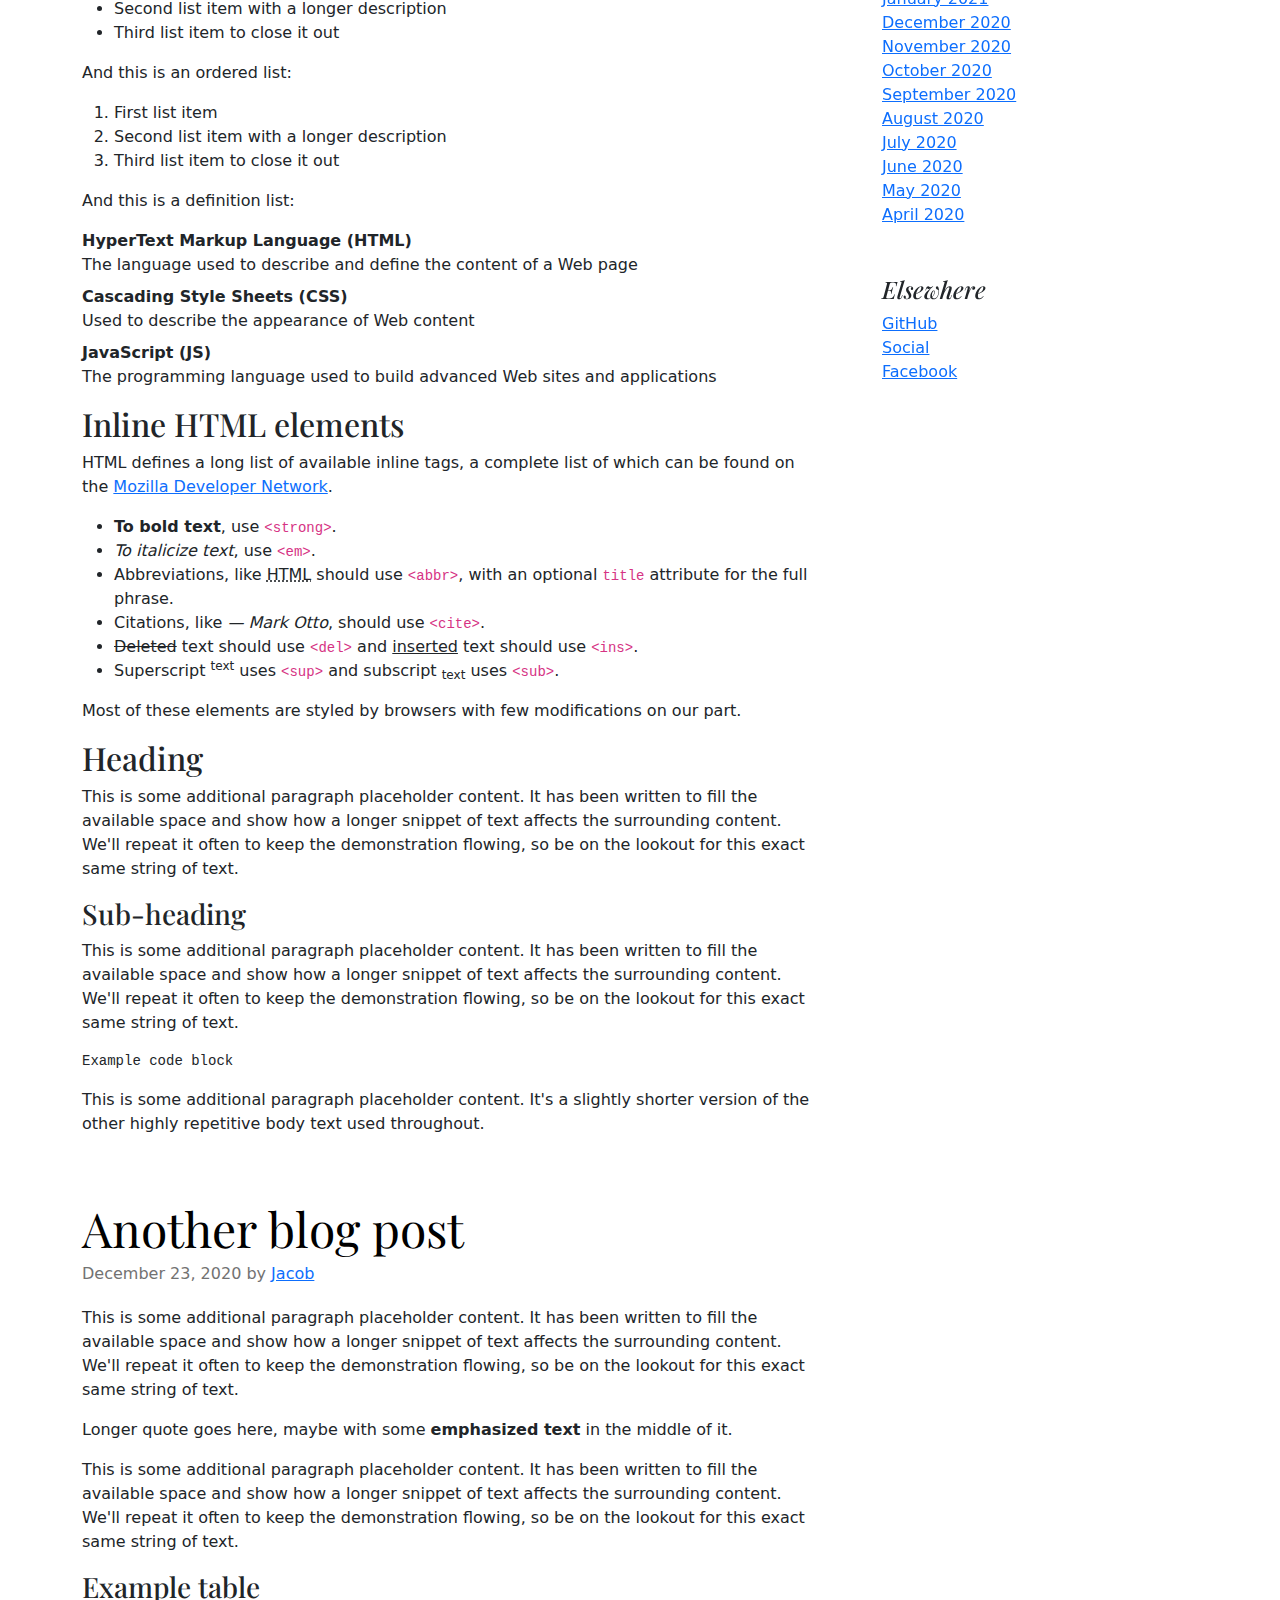
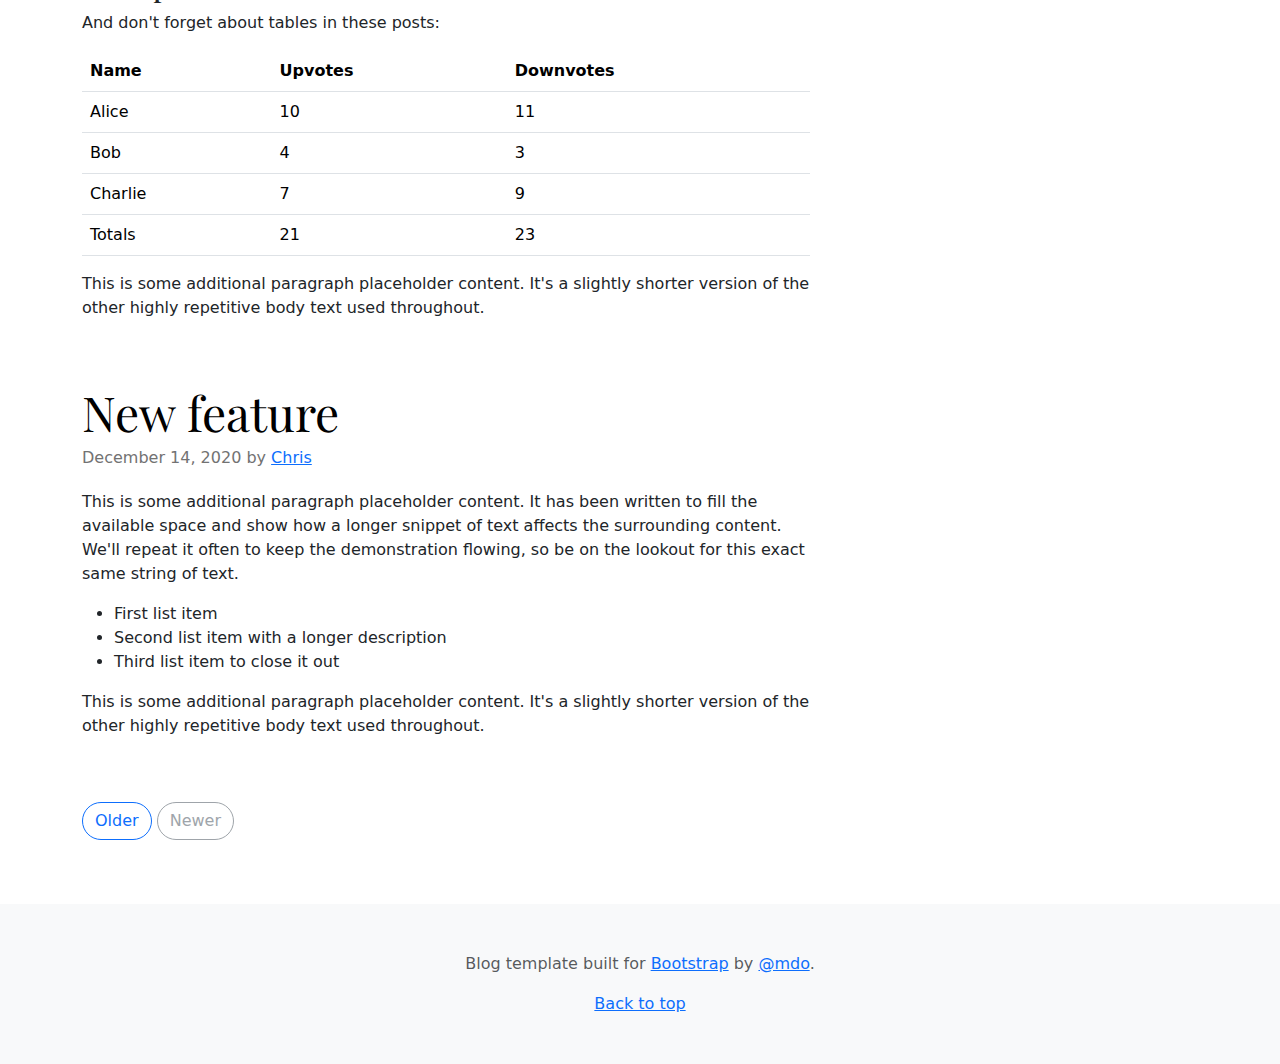
<file: image/bootstrap-5.3.8-examples/blog/index.html>
<!doctype html>
<html lang="en" data-bs-theme="auto">
  <head>
    <meta charset="utf-8" />
    <meta name="viewport" content="width=device-width, initial-scale=1" />
    <meta name="description" content="" />
    <meta
      name="author"
      content="Mark Otto, Jacob Thornton, and Bootstrap contributors"
    />
    <meta name="generator" content="Astro v5.13.2" />
    <title>Blog Template · Bootstrap v5.3</title>
    <link
      rel="canonical"
      href="https://getbootstrap.com/docs/5.3/examples/blog/"
    />
    <script src="../assets/js/color-modes.js"></script>
    <link href="../assets/dist/css/bootstrap.min.css" rel="stylesheet" />
    <meta name="theme-color" content="#712cf9" />
    <link
      href="https://fonts.googleapis.com/css?family=Playfair+Display:700,900&display=swap"
      rel="stylesheet"
    />
    <link href="blog.css" rel="stylesheet" />
    <style>
      .bd-placeholder-img {
        font-size: 1.125rem;
        text-anchor: middle;
        -webkit-user-select: none;
        -moz-user-select: none;
        user-select: none;
      }
      @media (min-width: 768px) {
        .bd-placeholder-img-lg {
          font-size: 3.5rem;
        }
      }
      .b-example-divider {
        width: 100%;
        height: 3rem;
        background-color: #0000001a;
        border: solid rgba(0, 0, 0, 0.15);
        border-width: 1px 0;
        box-shadow:
          inset 0 0.5em 1.5em #0000001a,
          inset 0 0.125em 0.5em #00000026;
      }
      .b-example-vr {
        flex-shrink: 0;
        width: 1.5rem;
        height: 100vh;
      }
      .bi {
        vertical-align: -0.125em;
        fill: currentColor;
      }
      .nav-scroller {
        position: relative;
        z-index: 2;
        height: 2.75rem;
        overflow-y: hidden;
      }
      .nav-scroller .nav {
        display: flex;
        flex-wrap: nowrap;
        padding-bottom: 1rem;
        margin-top: -1px;
        overflow-x: auto;
        text-align: center;
        white-space: nowrap;
        -webkit-overflow-scrolling: touch;
      }
      .btn-bd-primary {
        --bd-violet-bg: #712cf9;
        --bd-violet-rgb: 112.520718, 44.062154, 249.437846;
        --bs-btn-font-weight: 600;
        --bs-btn-color: var(--bs-white);
        --bs-btn-bg: var(--bd-violet-bg);
        --bs-btn-border-color: var(--bd-violet-bg);
        --bs-btn-hover-color: var(--bs-white);
        --bs-btn-hover-bg: #6528e0;
        --bs-btn-hover-border-color: #6528e0;
        --bs-btn-focus-shadow-rgb: var(--bd-violet-rgb);
        --bs-btn-active-color: var(--bs-btn-hover-color);
        --bs-btn-active-bg: #5a23c8;
        --bs-btn-active-border-color: #5a23c8;
      }
      .bd-mode-toggle {
        z-index: 1500;
      }
      .bd-mode-toggle .bi {
        width: 1em;
        height: 1em;
      }
      .bd-mode-toggle .dropdown-menu .active .bi {
        display: block !important;
      }
    </style>
  </head>
  <body>
    <svg xmlns="http://www.w3.org/2000/svg" class="d-none">
      <symbol id="check2" viewBox="0 0 16 16">
        <path
          d="M13.854 3.646a.5.5 0 0 1 0 .708l-7 7a.5.5 0 0 1-.708 0l-3.5-3.5a.5.5 0 1 1 .708-.708L6.5 10.293l6.646-6.647a.5.5 0 0 1 .708 0z"
        ></path>
      </symbol>
      <symbol id="circle-half" viewBox="0 0 16 16">
        <path
          d="M8 15A7 7 0 1 0 8 1v14zm0 1A8 8 0 1 1 8 0a8 8 0 0 1 0 16z"
        ></path>
      </symbol>
      <symbol id="moon-stars-fill" viewBox="0 0 16 16">
        <path
          d="M6 .278a.768.768 0 0 1 .08.858 7.208 7.208 0 0 0-.878 3.46c0 4.021 3.278 7.277 7.318 7.277.527 0 1.04-.055 1.533-.16a.787.787 0 0 1 .81.316.733.733 0 0 1-.031.893A8.349 8.349 0 0 1 8.344 16C3.734 16 0 12.286 0 7.71 0 4.266 2.114 1.312 5.124.06A.752.752 0 0 1 6 .278z"
        ></path>
        <path
          d="M10.794 3.148a.217.217 0 0 1 .412 0l.387 1.162c.173.518.579.924 1.097 1.097l1.162.387a.217.217 0 0 1 0 .412l-1.162.387a1.734 1.734 0 0 0-1.097 1.097l-.387 1.162a.217.217 0 0 1-.412 0l-.387-1.162A1.734 1.734 0 0 0 9.31 6.593l-1.162-.387a.217.217 0 0 1 0-.412l1.162-.387a1.734 1.734 0 0 0 1.097-1.097l.387-1.162zM13.863.099a.145.145 0 0 1 .274 0l.258.774c.115.346.386.617.732.732l.774.258a.145.145 0 0 1 0 .274l-.774.258a1.156 1.156 0 0 0-.732.732l-.258.774a.145.145 0 0 1-.274 0l-.258-.774a1.156 1.156 0 0 0-.732-.732l-.774-.258a.145.145 0 0 1 0-.274l.774-.258c.346-.115.617-.386.732-.732L13.863.1z"
        ></path>
      </symbol>
      <symbol id="sun-fill" viewBox="0 0 16 16">
        <path
          d="M8 12a4 4 0 1 0 0-8 4 4 0 0 0 0 8zM8 0a.5.5 0 0 1 .5.5v2a.5.5 0 0 1-1 0v-2A.5.5 0 0 1 8 0zm0 13a.5.5 0 0 1 .5.5v2a.5.5 0 0 1-1 0v-2A.5.5 0 0 1 8 13zm8-5a.5.5 0 0 1-.5.5h-2a.5.5 0 0 1 0-1h2a.5.5 0 0 1 .5.5zM3 8a.5.5 0 0 1-.5.5h-2a.5.5 0 0 1 0-1h2A.5.5 0 0 1 3 8zm10.657-5.657a.5.5 0 0 1 0 .707l-1.414 1.415a.5.5 0 1 1-.707-.708l1.414-1.414a.5.5 0 0 1 .707 0zm-9.193 9.193a.5.5 0 0 1 0 .707L3.05 13.657a.5.5 0 0 1-.707-.707l1.414-1.414a.5.5 0 0 1 .707 0zm9.193 2.121a.5.5 0 0 1-.707 0l-1.414-1.414a.5.5 0 0 1 .707-.707l1.414 1.414a.5.5 0 0 1 0 .707zM4.464 4.465a.5.5 0 0 1-.707 0L2.343 3.05a.5.5 0 1 1 .707-.707l1.414 1.414a.5.5 0 0 1 0 .708z"
        ></path>
      </symbol>
    </svg>
    <div
      class="dropdown position-fixed bottom-0 end-0 mb-3 me-3 bd-mode-toggle"
    >
      <button
        class="btn btn-bd-primary py-2 dropdown-toggle d-flex align-items-center"
        id="bd-theme"
        type="button"
        aria-expanded="false"
        data-bs-toggle="dropdown"
        aria-label="Toggle theme (auto)"
      >
        <svg class="bi my-1 theme-icon-active" aria-hidden="true">
          <use href="#circle-half"></use>
        </svg>
        <span class="visually-hidden" id="bd-theme-text">Toggle theme</span>
      </button>
      <ul
        class="dropdown-menu dropdown-menu-end shadow"
        aria-labelledby="bd-theme-text"
      >
        <li>
          <button
            type="button"
            class="dropdown-item d-flex align-items-center"
            data-bs-theme-value="light"
            aria-pressed="false"
          >
            <svg class="bi me-2 opacity-50" aria-hidden="true">
              <use href="#sun-fill"></use>
            </svg>
            Light
            <svg class="bi ms-auto d-none" aria-hidden="true">
              <use href="#check2"></use>
            </svg>
          </button>
        </li>
        <li>
          <button
            type="button"
            class="dropdown-item d-flex align-items-center"
            data-bs-theme-value="dark"
            aria-pressed="false"
          >
            <svg class="bi me-2 opacity-50" aria-hidden="true">
              <use href="#moon-stars-fill"></use>
            </svg>
            Dark
            <svg class="bi ms-auto d-none" aria-hidden="true">
              <use href="#check2"></use>
            </svg>
          </button>
        </li>
        <li>
          <button
            type="button"
            class="dropdown-item d-flex align-items-center active"
            data-bs-theme-value="auto"
            aria-pressed="true"
          >
            <svg class="bi me-2 opacity-50" aria-hidden="true">
              <use href="#circle-half"></use>
            </svg>
            Auto
            <svg class="bi ms-auto d-none" aria-hidden="true">
              <use href="#check2"></use>
            </svg>
          </button>
        </li>
      </ul>
    </div>
    <svg xmlns="http://www.w3.org/2000/svg" class="d-none">
      <symbol
        id="aperture"
        fill="none"
        stroke="currentColor"
        stroke-linecap="round"
        stroke-linejoin="round"
        stroke-width="2"
        viewBox="0 0 24 24"
      >
        <circle cx="12" cy="12" r="10"></circle>
        <path
          d="M14.31 8l5.74 9.94M9.69 8h11.48M7.38 12l5.74-9.94M9.69 16L3.95 6.06M14.31 16H2.83m13.79-4l-5.74 9.94"
        ></path>
      </symbol>
      <symbol id="cart" viewBox="0 0 16 16">
        <path
          d="M0 1.5A.5.5 0 0 1 .5 1H2a.5.5 0 0 1 .485.379L2.89 3H14.5a.5.5 0 0 1 .49.598l-1 5a.5.5 0 0 1-.465.401l-9.397.472L4.415 11H13a.5.5 0 0 1 0 1H4a.5.5 0 0 1-.491-.408L2.01 3.607 1.61 2H.5a.5.5 0 0 1-.5-.5zM3.102 4l.84 4.479 9.144-.459L13.89 4H3.102zM5 12a2 2 0 1 0 0 4 2 2 0 0 0 0-4zm7 0a2 2 0 1 0 0 4 2 2 0 0 0 0-4zm-7 1a1 1 0 1 1 0 2 1 1 0 0 1 0-2zm7 0a1 1 0 1 1 0 2 1 1 0 0 1 0-2z"
        ></path>
      </symbol>
      <symbol id="chevron-right" viewBox="0 0 16 16">
        <path
          fill-rule="evenodd"
          d="M4.646 1.646a.5.5 0 0 1 .708 0l6 6a.5.5 0 0 1 0 .708l-6 6a.5.5 0 0 1-.708-.708L10.293 8 4.646 2.354a.5.5 0 0 1 0-.708z"
        ></path>
      </symbol>
    </svg>
    <div class="container">
      <header class="border-bottom lh-1 py-3">
        <div class="row flex-nowrap justify-content-between align-items-center">
          <div class="col-4 pt-1">
            <a class="link-secondary" href="#">Subscribe</a>
          </div>
          <div class="col-4 text-center">
            <a
              class="blog-header-logo text-body-emphasis text-decoration-none"
              href="#"
              >Large</a
            >
          </div>
          <div class="col-4 d-flex justify-content-end align-items-center">
            <a class="link-secondary" href="#" aria-label="Search">
              <svg
                xmlns="http://www.w3.org/2000/svg"
                width="20"
                height="20"
                fill="none"
                stroke="currentColor"
                stroke-linecap="round"
                stroke-linejoin="round"
                stroke-width="2"
                class="mx-3"
                role="img"
                viewBox="0 0 24 24"
              >
                <title>Search</title>
                <circle cx="10.5" cy="10.5" r="7.5"></circle>
                <path d="M21 21l-5.2-5.2"></path>
              </svg>
            </a>
            <a class="btn btn-sm btn-outline-secondary" href="#">Sign up</a>
          </div>
        </div>
      </header>
      <div class="nav-scroller py-1 mb-3 border-bottom">
        <nav class="nav nav-underline justify-content-between">
          <a class="nav-item nav-link link-body-emphasis active" href="#"
            >World</a
          >
          <a class="nav-item nav-link link-body-emphasis" href="#">U.S.</a>
          <a class="nav-item nav-link link-body-emphasis" href="#"
            >Technology</a
          >
          <a class="nav-item nav-link link-body-emphasis" href="#">Design</a>
          <a class="nav-item nav-link link-body-emphasis" href="#">Culture</a>
          <a class="nav-item nav-link link-body-emphasis" href="#">Business</a>
          <a class="nav-item nav-link link-body-emphasis" href="#">Politics</a>
          <a class="nav-item nav-link link-body-emphasis" href="#">Opinion</a>
          <a class="nav-item nav-link link-body-emphasis" href="#">Science</a>
          <a class="nav-item nav-link link-body-emphasis" href="#">Health</a>
          <a class="nav-item nav-link link-body-emphasis" href="#">Style</a>
          <a class="nav-item nav-link link-body-emphasis" href="#">Travel</a>
        </nav>
      </div>
    </div>
    <main class="container">
      <div class="p-4 p-md-5 mb-4 rounded text-body-emphasis bg-body-secondary">
        <div class="col-lg-6 px-0">
          <h1 class="display-4 fst-italic">
            Title of a longer featured blog post
          </h1>
          <p class="lead my-3">
            Multiple lines of text that form the lede, informing new readers
            quickly and efficiently about what’s most interesting in this post’s
            contents.
          </p>
          <p class="lead mb-0">
            <a href="#" class="text-body-emphasis fw-bold"
              >Continue reading...</a
            >
          </p>
        </div>
      </div>
      <div class="row mb-2">
        <div class="col-md-6">
          <div
            class="row g-0 border rounded overflow-hidden flex-md-row mb-4 shadow-sm h-md-250 position-relative"
          >
            <div class="col p-4 d-flex flex-column position-static">
              <strong class="d-inline-block mb-2 text-primary-emphasis"
                >World</strong
              >
              <h3 class="mb-0">Featured post</h3>
              <div class="mb-1 text-body-secondary">Nov 12</div>
              <p class="card-text mb-auto">
                This is a wider card with supporting text below as a natural
                lead-in to additional content.
              </p>
              <a
                href="#"
                class="icon-link gap-1 icon-link-hover stretched-link"
              >
                Continue reading
                <svg class="bi" aria-hidden="true">
                  <use xlink:href="#chevron-right"></use>
                </svg>
              </a>
            </div>
            <div class="col-auto d-none d-lg-block">
              <svg
                aria-label="Placeholder: Thumbnail"
                class="bd-placeholder-img"
                height="250"
                preserveAspectRatio="xMidYMid slice"
                role="img"
                width="200"
                xmlns="http://www.w3.org/2000/svg"
              >
                <title>Placeholder</title>
                <rect width="100%" height="100%" fill="#55595c"></rect>
                <text x="50%" y="50%" fill="#eceeef" dy=".3em">Thumbnail</text>
              </svg>
            </div>
          </div>
        </div>
        <div class="col-md-6">
          <div
            class="row g-0 border rounded overflow-hidden flex-md-row mb-4 shadow-sm h-md-250 position-relative"
          >
            <div class="col p-4 d-flex flex-column position-static">
              <strong class="d-inline-block mb-2 text-success-emphasis"
                >Design</strong
              >
              <h3 class="mb-0">Post title</h3>
              <div class="mb-1 text-body-secondary">Nov 11</div>
              <p class="mb-auto">
                This is a wider card with supporting text below as a natural
                lead-in to additional content.
              </p>
              <a
                href="#"
                class="icon-link gap-1 icon-link-hover stretched-link"
              >
                Continue reading
                <svg class="bi" aria-hidden="true">
                  <use xlink:href="#chevron-right"></use>
                </svg>
              </a>
            </div>
            <div class="col-auto d-none d-lg-block">
              <svg
                aria-label="Placeholder: Thumbnail"
                class="bd-placeholder-img"
                height="250"
                preserveAspectRatio="xMidYMid slice"
                role="img"
                width="200"
                xmlns="http://www.w3.org/2000/svg"
              >
                <title>Placeholder</title>
                <rect width="100%" height="100%" fill="#55595c"></rect>
                <text x="50%" y="50%" fill="#eceeef" dy=".3em">Thumbnail</text>
              </svg>
            </div>
          </div>
        </div>
      </div>
      <div class="row g-5">
        <div class="col-md-8">
          <h3 class="pb-4 mb-4 fst-italic border-bottom">From the Firehose</h3>
          <article class="blog-post">
            <h2 class="display-5 link-body-emphasis mb-1">Sample blog post</h2>
            <p class="blog-post-meta">
              January 1, 2021 by <a href="#">Mark</a>
            </p>
            <p>
              This blog post shows a few different types of content that’s
              supported and styled with Bootstrap. Basic typography, lists,
              tables, images, code, and more are all supported as expected.
            </p>
            <hr />
            <p>
              This is some additional paragraph placeholder content. It has been
              written to fill the available space and show how a longer snippet
              of text affects the surrounding content. We'll repeat it often to
              keep the demonstration flowing, so be on the lookout for this
              exact same string of text.
            </p>
            <h2>Blockquotes</h2>
            <p>This is an example blockquote in action:</p>
            <blockquote class="blockquote">
              <p>Quoted text goes here.</p>
            </blockquote>
            <p>
              This is some additional paragraph placeholder content. It has been
              written to fill the available space and show how a longer snippet
              of text affects the surrounding content. We'll repeat it often to
              keep the demonstration flowing, so be on the lookout for this
              exact same string of text.
            </p>
            <h3>Example lists</h3>
            <p>
              This is some additional paragraph placeholder content. It's a
              slightly shorter version of the other highly repetitive body text
              used throughout. This is an example unordered list:
            </p>
            <ul>
              <li>First list item</li>
              <li>Second list item with a longer description</li>
              <li>Third list item to close it out</li>
            </ul>
            <p>And this is an ordered list:</p>
            <ol>
              <li>First list item</li>
              <li>Second list item with a longer description</li>
              <li>Third list item to close it out</li>
            </ol>
            <p>And this is a definition list:</p>
            <dl>
              <dt>HyperText Markup Language (HTML)</dt>
              <dd>
                The language used to describe and define the content of a Web
                page
              </dd>
              <dt>Cascading Style Sheets (CSS)</dt>
              <dd>Used to describe the appearance of Web content</dd>
              <dt>JavaScript (JS)</dt>
              <dd>
                The programming language used to build advanced Web sites and
                applications
              </dd>
            </dl>
            <h2>Inline HTML elements</h2>
            <p>
              HTML defines a long list of available inline tags, a complete list
              of which can be found on the
              <a
                href="https://developer.mozilla.org/en-US/docs/Web/HTML/Element"
                >Mozilla Developer Network</a
              >.
            </p>
            <ul>
              <li>
                <strong>To bold text</strong>, use
                <code class="language-plaintext highlighter-rouge"
                  >&lt;strong&gt;</code
                >.
              </li>
              <li>
                <em>To italicize text</em>, use
                <code class="language-plaintext highlighter-rouge"
                  >&lt;em&gt;</code
                >.
              </li>
              <li>
                Abbreviations, like
                <abbr title="HyperText Markup Language">HTML</abbr> should use
                <code class="language-plaintext highlighter-rouge"
                  >&lt;abbr&gt;</code
                >, with an optional
                <code class="language-plaintext highlighter-rouge">title</code>
                attribute for the full phrase.
              </li>
              <li>
                Citations, like <cite>— Mark Otto</cite>, should use
                <code class="language-plaintext highlighter-rouge"
                  >&lt;cite&gt;</code
                >.
              </li>
              <li>
                <del>Deleted</del> text should use
                <code class="language-plaintext highlighter-rouge"
                  >&lt;del&gt;</code
                >
                and <ins>inserted</ins> text should use
                <code class="language-plaintext highlighter-rouge"
                  >&lt;ins&gt;</code
                >.
              </li>
              <li>
                Superscript <sup>text</sup> uses
                <code class="language-plaintext highlighter-rouge"
                  >&lt;sup&gt;</code
                >
                and subscript <sub>text</sub> uses
                <code class="language-plaintext highlighter-rouge"
                  >&lt;sub&gt;</code
                >.
              </li>
            </ul>
            <p>
              Most of these elements are styled by browsers with few
              modifications on our part.
            </p>
            <h2>Heading</h2>
            <p>
              This is some additional paragraph placeholder content. It has been
              written to fill the available space and show how a longer snippet
              of text affects the surrounding content. We'll repeat it often to
              keep the demonstration flowing, so be on the lookout for this
              exact same string of text.
            </p>
            <h3>Sub-heading</h3>
            <p>
              This is some additional paragraph placeholder content. It has been
              written to fill the available space and show how a longer snippet
              of text affects the surrounding content. We'll repeat it often to
              keep the demonstration flowing, so be on the lookout for this
              exact same string of text.
            </p>
            <pre><code>Example code block</code></pre>
            <p>
              This is some additional paragraph placeholder content. It's a
              slightly shorter version of the other highly repetitive body text
              used throughout.
            </p>
          </article>
          <article class="blog-post">
            <h2 class="display-5 link-body-emphasis mb-1">Another blog post</h2>
            <p class="blog-post-meta">
              December 23, 2020 by <a href="#">Jacob</a>
            </p>
            <p>
              This is some additional paragraph placeholder content. It has been
              written to fill the available space and show how a longer snippet
              of text affects the surrounding content. We'll repeat it often to
              keep the demonstration flowing, so be on the lookout for this
              exact same string of text.
            </p>
            <blockquote>
              <p>
                Longer quote goes here, maybe with some
                <strong>emphasized text</strong> in the middle of it.
              </p>
            </blockquote>
            <p>
              This is some additional paragraph placeholder content. It has been
              written to fill the available space and show how a longer snippet
              of text affects the surrounding content. We'll repeat it often to
              keep the demonstration flowing, so be on the lookout for this
              exact same string of text.
            </p>
            <h3>Example table</h3>
            <p>And don't forget about tables in these posts:</p>
            <table class="table">
              <thead>
                <tr>
                  <th>Name</th>
                  <th>Upvotes</th>
                  <th>Downvotes</th>
                </tr>
              </thead>
              <tbody>
                <tr>
                  <td>Alice</td>
                  <td>10</td>
                  <td>11</td>
                </tr>
                <tr>
                  <td>Bob</td>
                  <td>4</td>
                  <td>3</td>
                </tr>
                <tr>
                  <td>Charlie</td>
                  <td>7</td>
                  <td>9</td>
                </tr>
              </tbody>
              <tfoot>
                <tr>
                  <td>Totals</td>
                  <td>21</td>
                  <td>23</td>
                </tr>
              </tfoot>
            </table>
            <p>
              This is some additional paragraph placeholder content. It's a
              slightly shorter version of the other highly repetitive body text
              used throughout.
            </p>
          </article>
          <article class="blog-post">
            <h2 class="display-5 link-body-emphasis mb-1">New feature</h2>
            <p class="blog-post-meta">
              December 14, 2020 by <a href="#">Chris</a>
            </p>
            <p>
              This is some additional paragraph placeholder content. It has been
              written to fill the available space and show how a longer snippet
              of text affects the surrounding content. We'll repeat it often to
              keep the demonstration flowing, so be on the lookout for this
              exact same string of text.
            </p>
            <ul>
              <li>First list item</li>
              <li>Second list item with a longer description</li>
              <li>Third list item to close it out</li>
            </ul>
            <p>
              This is some additional paragraph placeholder content. It's a
              slightly shorter version of the other highly repetitive body text
              used throughout.
            </p>
          </article>
          <nav class="blog-pagination" aria-label="Pagination">
            <a class="btn btn-outline-primary rounded-pill" href="#">Older</a>
            <a
              class="btn btn-outline-secondary rounded-pill disabled"
              aria-disabled="true"
              >Newer</a
            >
          </nav>
        </div>
        <div class="col-md-4">
          <div class="position-sticky" style="top: 2rem">
            <div class="p-4 mb-3 bg-body-tertiary rounded">
              <h4 class="fst-italic">About</h4>
              <p class="mb-0">
                Customize this section to tell your visitors a little bit about
                your publication, writers, content, or something else entirely.
                Totally up to you.
              </p>
            </div>
            <div>
              <h4 class="fst-italic">Recent posts</h4>
              <ul class="list-unstyled">
                <li>
                  <a
                    class="d-flex flex-column flex-lg-row gap-3 align-items-start align-items-lg-center py-3 link-body-emphasis text-decoration-none border-top"
                    href="#"
                  >
                    <svg
                      aria-hidden="true"
                      class="bd-placeholder-img"
                      height="96"
                      preserveAspectRatio="xMidYMid slice"
                      width="100%"
                      xmlns="http://www.w3.org/2000/svg"
                    >
                      <rect width="100%" height="100%" fill="#777"></rect>
                    </svg>
                    <div class="col-lg-8">
                      <h6 class="mb-0">Example blog post title</h6>
                      <small class="text-body-secondary"
                        >January 15, 2024</small
                      >
                    </div>
                  </a>
                </li>
                <li>
                  <a
                    class="d-flex flex-column flex-lg-row gap-3 align-items-start align-items-lg-center py-3 link-body-emphasis text-decoration-none border-top"
                    href="#"
                  >
                    <svg
                      aria-hidden="true"
                      class="bd-placeholder-img"
                      height="96"
                      preserveAspectRatio="xMidYMid slice"
                      width="100%"
                      xmlns="http://www.w3.org/2000/svg"
                    >
                      <rect width="100%" height="100%" fill="#777"></rect>
                    </svg>
                    <div class="col-lg-8">
                      <h6 class="mb-0">This is another blog post title</h6>
                      <small class="text-body-secondary"
                        >January 14, 2024</small
                      >
                    </div>
                  </a>
                </li>
                <li>
                  <a
                    class="d-flex flex-column flex-lg-row gap-3 align-items-start align-items-lg-center py-3 link-body-emphasis text-decoration-none border-top"
                    href="#"
                  >
                    <svg
                      aria-hidden="true"
                      class="bd-placeholder-img"
                      height="96"
                      preserveAspectRatio="xMidYMid slice"
                      width="100%"
                      xmlns="http://www.w3.org/2000/svg"
                    >
                      <rect width="100%" height="100%" fill="#777"></rect>
                    </svg>
                    <div class="col-lg-8">
                      <h6 class="mb-0">
                        Longer blog post title: This one has multiple lines!
                      </h6>
                      <small class="text-body-secondary"
                        >January 13, 2024</small
                      >
                    </div>
                  </a>
                </li>
              </ul>
            </div>
            <div class="p-4">
              <h4 class="fst-italic">Archives</h4>
              <ol class="list-unstyled mb-0">
                <li><a href="#">March 2021</a></li>
                <li><a href="#">February 2021</a></li>
                <li><a href="#">January 2021</a></li>
                <li><a href="#">December 2020</a></li>
                <li><a href="#">November 2020</a></li>
                <li><a href="#">October 2020</a></li>
                <li><a href="#">September 2020</a></li>
                <li><a href="#">August 2020</a></li>
                <li><a href="#">July 2020</a></li>
                <li><a href="#">June 2020</a></li>
                <li><a href="#">May 2020</a></li>
                <li><a href="#">April 2020</a></li>
              </ol>
            </div>
            <div class="p-4">
              <h4 class="fst-italic">Elsewhere</h4>
              <ol class="list-unstyled">
                <li><a href="#">GitHub</a></li>
                <li><a href="#">Social</a></li>
                <li><a href="#">Facebook</a></li>
              </ol>
            </div>
          </div>
        </div>
      </div>
    </main>
    <footer class="py-5 text-center text-body-secondary bg-body-tertiary">
      <p>
        Blog template built for
        <a href="https://getbootstrap.com/">Bootstrap</a> by
        <a href="https://x.com/mdo">@mdo</a>.
      </p>
      <p class="mb-0"><a href="#">Back to top</a></p>
    </footer>
    <script
      src="../assets/dist/js/bootstrap.bundle.min.js"
      class="astro-vvvwv3sm"
    ></script>
  </body>
</html>
</file>
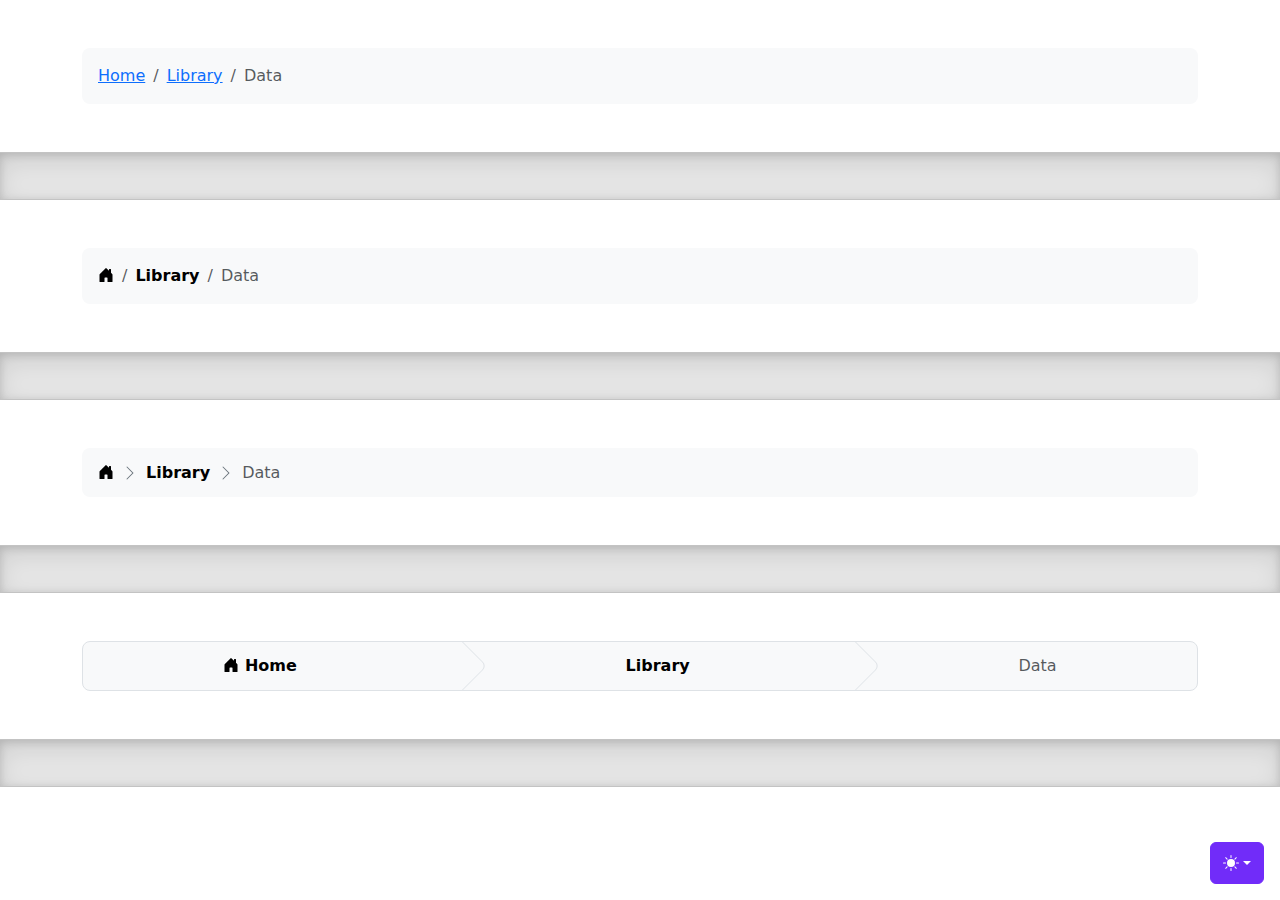
<file: image/bootstrap-5.3.8-examples/breadcrumbs/index.html>
<!doctype html>
<html lang="en" data-bs-theme="auto">
  <head>
    <meta charset="utf-8" />
    <meta name="viewport" content="width=device-width, initial-scale=1" />
    <meta name="description" content="" />
    <meta
      name="author"
      content="Mark Otto, Jacob Thornton, and Bootstrap contributors"
    />
    <meta name="generator" content="Astro v5.13.2" />
    <title>Breadcrumbs · Bootstrap v5.3</title>
    <link
      rel="canonical"
      href="https://getbootstrap.com/docs/5.3/examples/breadcrumbs/"
    />
    <script src="../assets/js/color-modes.js"></script>
    <link href="../assets/dist/css/bootstrap.min.css" rel="stylesheet" />
    <meta name="theme-color" content="#712cf9" />
    <link href="breadcrumbs.css" rel="stylesheet" />
    <style>
      .bd-placeholder-img {
        font-size: 1.125rem;
        text-anchor: middle;
        -webkit-user-select: none;
        -moz-user-select: none;
        user-select: none;
      }
      @media (min-width: 768px) {
        .bd-placeholder-img-lg {
          font-size: 3.5rem;
        }
      }
      .b-example-divider {
        width: 100%;
        height: 3rem;
        background-color: #0000001a;
        border: solid rgba(0, 0, 0, 0.15);
        border-width: 1px 0;
        box-shadow:
          inset 0 0.5em 1.5em #0000001a,
          inset 0 0.125em 0.5em #00000026;
      }
      .b-example-vr {
        flex-shrink: 0;
        width: 1.5rem;
        height: 100vh;
      }
      .bi {
        vertical-align: -0.125em;
        fill: currentColor;
      }
      .nav-scroller {
        position: relative;
        z-index: 2;
        height: 2.75rem;
        overflow-y: hidden;
      }
      .nav-scroller .nav {
        display: flex;
        flex-wrap: nowrap;
        padding-bottom: 1rem;
        margin-top: -1px;
        overflow-x: auto;
        text-align: center;
        white-space: nowrap;
        -webkit-overflow-scrolling: touch;
      }
      .btn-bd-primary {
        --bd-violet-bg: #712cf9;
        --bd-violet-rgb: 112.520718, 44.062154, 249.437846;
        --bs-btn-font-weight: 600;
        --bs-btn-color: var(--bs-white);
        --bs-btn-bg: var(--bd-violet-bg);
        --bs-btn-border-color: var(--bd-violet-bg);
        --bs-btn-hover-color: var(--bs-white);
        --bs-btn-hover-bg: #6528e0;
        --bs-btn-hover-border-color: #6528e0;
        --bs-btn-focus-shadow-rgb: var(--bd-violet-rgb);
        --bs-btn-active-color: var(--bs-btn-hover-color);
        --bs-btn-active-bg: #5a23c8;
        --bs-btn-active-border-color: #5a23c8;
      }
      .bd-mode-toggle {
        z-index: 1500;
      }
      .bd-mode-toggle .bi {
        width: 1em;
        height: 1em;
      }
      .bd-mode-toggle .dropdown-menu .active .bi {
        display: block !important;
      }
    </style>
  </head>
  <body>
    <svg xmlns="http://www.w3.org/2000/svg" class="d-none">
      <symbol id="check2" viewBox="0 0 16 16">
        <path
          d="M13.854 3.646a.5.5 0 0 1 0 .708l-7 7a.5.5 0 0 1-.708 0l-3.5-3.5a.5.5 0 1 1 .708-.708L6.5 10.293l6.646-6.647a.5.5 0 0 1 .708 0z"
        ></path>
      </symbol>
      <symbol id="circle-half" viewBox="0 0 16 16">
        <path
          d="M8 15A7 7 0 1 0 8 1v14zm0 1A8 8 0 1 1 8 0a8 8 0 0 1 0 16z"
        ></path>
      </symbol>
      <symbol id="moon-stars-fill" viewBox="0 0 16 16">
        <path
          d="M6 .278a.768.768 0 0 1 .08.858 7.208 7.208 0 0 0-.878 3.46c0 4.021 3.278 7.277 7.318 7.277.527 0 1.04-.055 1.533-.16a.787.787 0 0 1 .81.316.733.733 0 0 1-.031.893A8.349 8.349 0 0 1 8.344 16C3.734 16 0 12.286 0 7.71 0 4.266 2.114 1.312 5.124.06A.752.752 0 0 1 6 .278z"
        ></path>
        <path
          d="M10.794 3.148a.217.217 0 0 1 .412 0l.387 1.162c.173.518.579.924 1.097 1.097l1.162.387a.217.217 0 0 1 0 .412l-1.162.387a1.734 1.734 0 0 0-1.097 1.097l-.387 1.162a.217.217 0 0 1-.412 0l-.387-1.162A1.734 1.734 0 0 0 9.31 6.593l-1.162-.387a.217.217 0 0 1 0-.412l1.162-.387a1.734 1.734 0 0 0 1.097-1.097l.387-1.162zM13.863.099a.145.145 0 0 1 .274 0l.258.774c.115.346.386.617.732.732l.774.258a.145.145 0 0 1 0 .274l-.774.258a1.156 1.156 0 0 0-.732.732l-.258.774a.145.145 0 0 1-.274 0l-.258-.774a1.156 1.156 0 0 0-.732-.732l-.774-.258a.145.145 0 0 1 0-.274l.774-.258c.346-.115.617-.386.732-.732L13.863.1z"
        ></path>
      </symbol>
      <symbol id="sun-fill" viewBox="0 0 16 16">
        <path
          d="M8 12a4 4 0 1 0 0-8 4 4 0 0 0 0 8zM8 0a.5.5 0 0 1 .5.5v2a.5.5 0 0 1-1 0v-2A.5.5 0 0 1 8 0zm0 13a.5.5 0 0 1 .5.5v2a.5.5 0 0 1-1 0v-2A.5.5 0 0 1 8 13zm8-5a.5.5 0 0 1-.5.5h-2a.5.5 0 0 1 0-1h2a.5.5 0 0 1 .5.5zM3 8a.5.5 0 0 1-.5.5h-2a.5.5 0 0 1 0-1h2A.5.5 0 0 1 3 8zm10.657-5.657a.5.5 0 0 1 0 .707l-1.414 1.415a.5.5 0 1 1-.707-.708l1.414-1.414a.5.5 0 0 1 .707 0zm-9.193 9.193a.5.5 0 0 1 0 .707L3.05 13.657a.5.5 0 0 1-.707-.707l1.414-1.414a.5.5 0 0 1 .707 0zm9.193 2.121a.5.5 0 0 1-.707 0l-1.414-1.414a.5.5 0 0 1 .707-.707l1.414 1.414a.5.5 0 0 1 0 .707zM4.464 4.465a.5.5 0 0 1-.707 0L2.343 3.05a.5.5 0 1 1 .707-.707l1.414 1.414a.5.5 0 0 1 0 .708z"
        ></path>
      </symbol>
    </svg>
    <div
      class="dropdown position-fixed bottom-0 end-0 mb-3 me-3 bd-mode-toggle"
    >
      <button
        class="btn btn-bd-primary py-2 dropdown-toggle d-flex align-items-center"
        id="bd-theme"
        type="button"
        aria-expanded="false"
        data-bs-toggle="dropdown"
        aria-label="Toggle theme (auto)"
      >
        <svg class="bi my-1 theme-icon-active" aria-hidden="true">
          <use href="#circle-half"></use>
        </svg>
        <span class="visually-hidden" id="bd-theme-text">Toggle theme</span>
      </button>
      <ul
        class="dropdown-menu dropdown-menu-end shadow"
        aria-labelledby="bd-theme-text"
      >
        <li>
          <button
            type="button"
            class="dropdown-item d-flex align-items-center"
            data-bs-theme-value="light"
            aria-pressed="false"
          >
            <svg class="bi me-2 opacity-50" aria-hidden="true">
              <use href="#sun-fill"></use>
            </svg>
            Light
            <svg class="bi ms-auto d-none" aria-hidden="true">
              <use href="#check2"></use>
            </svg>
          </button>
        </li>
        <li>
          <button
            type="button"
            class="dropdown-item d-flex align-items-center"
            data-bs-theme-value="dark"
            aria-pressed="false"
          >
            <svg class="bi me-2 opacity-50" aria-hidden="true">
              <use href="#moon-stars-fill"></use>
            </svg>
            Dark
            <svg class="bi ms-auto d-none" aria-hidden="true">
              <use href="#check2"></use>
            </svg>
          </button>
        </li>
        <li>
          <button
            type="button"
            class="dropdown-item d-flex align-items-center active"
            data-bs-theme-value="auto"
            aria-pressed="true"
          >
            <svg class="bi me-2 opacity-50" aria-hidden="true">
              <use href="#circle-half"></use>
            </svg>
            Auto
            <svg class="bi ms-auto d-none" aria-hidden="true">
              <use href="#check2"></use>
            </svg>
          </button>
        </li>
      </ul>
    </div>
    <svg xmlns="http://www.w3.org/2000/svg" class="d-none">
      <symbol id="house-door-fill" viewBox="0 0 16 16">
        <path
          d="M6.5 14.5v-3.505c0-.245.25-.495.5-.495h2c.25 0 .5.25.5.5v3.5a.5.5 0 0 0 .5.5h4a.5.5 0 0 0 .5-.5v-7a.5.5 0 0 0-.146-.354L13 5.793V2.5a.5.5 0 0 0-.5-.5h-1a.5.5 0 0 0-.5.5v1.293L8.354 1.146a.5.5 0 0 0-.708 0l-6 6A.5.5 0 0 0 1.5 7.5v7a.5.5 0 0 0 .5.5h4a.5.5 0 0 0 .5-.5z"
        ></path>
      </symbol>
    </svg>
    <div class="container my-5">
      <nav aria-label="breadcrumb">
        <ol class="breadcrumb p-3 bg-body-tertiary rounded-3">
          <li class="breadcrumb-item"><a href="#">Home</a></li>
          <li class="breadcrumb-item"><a href="#">Library</a></li>
          <li class="breadcrumb-item active" aria-current="page">Data</li>
        </ol>
      </nav>
    </div>
    <div class="b-example-divider"></div>
    <div class="container my-5">
      <nav aria-label="breadcrumb">
        <ol class="breadcrumb p-3 bg-body-tertiary rounded-3">
          <li class="breadcrumb-item">
            <a class="link-body-emphasis" href="#">
              <svg class="bi" width="16" height="16" aria-hidden="true">
                <use xlink:href="#house-door-fill"></use>
              </svg>
              <span class="visually-hidden">Home</span>
            </a>
          </li>
          <li class="breadcrumb-item">
            <a
              class="link-body-emphasis fw-semibold text-decoration-none"
              href="#"
              >Library</a
            >
          </li>
          <li class="breadcrumb-item active" aria-current="page">Data</li>
        </ol>
      </nav>
    </div>
    <div class="b-example-divider"></div>
    <div class="container my-5">
      <nav aria-label="breadcrumb">
        <ol
          class="breadcrumb breadcrumb-chevron p-3 bg-body-tertiary rounded-3"
        >
          <li class="breadcrumb-item">
            <a class="link-body-emphasis" href="#">
              <svg class="bi" width="16" height="16" aria-hidden="true">
                <use xlink:href="#house-door-fill"></use>
              </svg>
              <span class="visually-hidden">Home</span>
            </a>
          </li>
          <li class="breadcrumb-item">
            <a
              class="link-body-emphasis fw-semibold text-decoration-none"
              href="#"
              >Library</a
            >
          </li>
          <li class="breadcrumb-item active" aria-current="page">Data</li>
        </ol>
      </nav>
    </div>
    <div class="b-example-divider"></div>
    <div class="container my-5">
      <nav aria-label="breadcrumb">
        <ol
          class="breadcrumb breadcrumb-custom overflow-hidden text-center bg-body-tertiary border rounded-3"
        >
          <li class="breadcrumb-item">
            <a
              class="link-body-emphasis fw-semibold text-decoration-none"
              href="#"
            >
              <svg class="bi" width="16" height="16" aria-hidden="true">
                <use xlink:href="#house-door-fill"></use>
              </svg>
              Home
            </a>
          </li>
          <li class="breadcrumb-item">
            <a
              class="link-body-emphasis fw-semibold text-decoration-none"
              href="#"
              >Library</a
            >
          </li>
          <li class="breadcrumb-item active" aria-current="page">Data</li>
        </ol>
      </nav>
    </div>
    <div class="b-example-divider"></div>
    <script
      src="../assets/dist/js/bootstrap.bundle.min.js"
      class="astro-vvvwv3sm"
    ></script>
  </body>
</html>
</file>
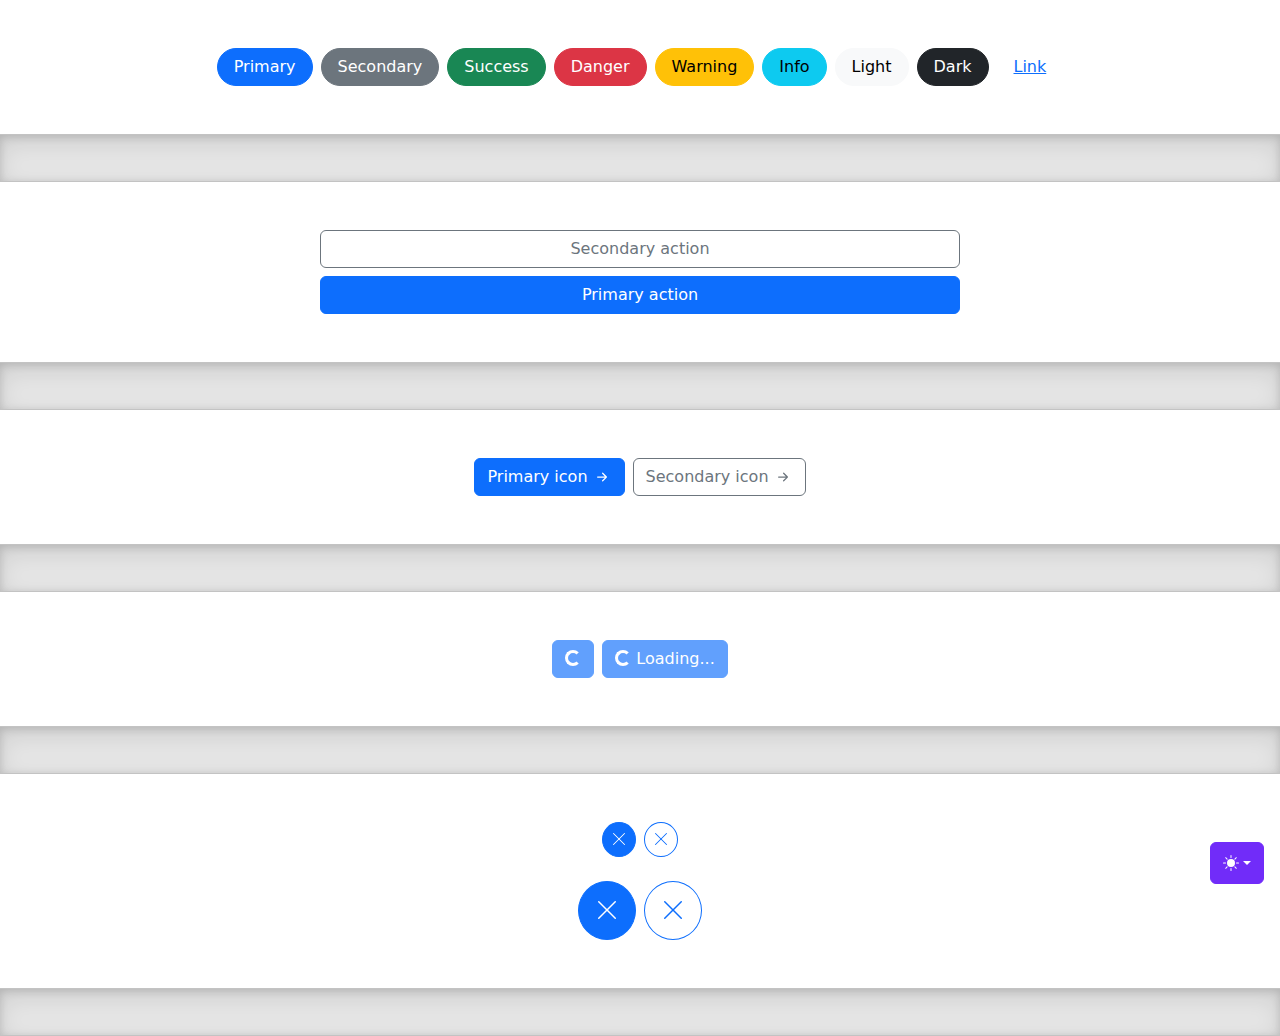
<file: image/bootstrap-5.3.8-examples/buttons/index.html>
<!doctype html>
<html lang="en" data-bs-theme="auto">
  <head>
    <meta charset="utf-8" />
    <meta name="viewport" content="width=device-width, initial-scale=1" />
    <meta name="description" content="" />
    <meta
      name="author"
      content="Mark Otto, Jacob Thornton, and Bootstrap contributors"
    />
    <meta name="generator" content="Astro v5.13.2" />
    <title>Buttons · Bootstrap v5.3</title>
    <link
      rel="canonical"
      href="https://getbootstrap.com/docs/5.3/examples/buttons/"
    />
    <script src="../assets/js/color-modes.js"></script>
    <link href="../assets/dist/css/bootstrap.min.css" rel="stylesheet" />
    <meta name="theme-color" content="#712cf9" />
    <style>
      .bd-placeholder-img {
        font-size: 1.125rem;
        text-anchor: middle;
        -webkit-user-select: none;
        -moz-user-select: none;
        user-select: none;
      }
      @media (min-width: 768px) {
        .bd-placeholder-img-lg {
          font-size: 3.5rem;
        }
      }
      .b-example-divider {
        width: 100%;
        height: 3rem;
        background-color: #0000001a;
        border: solid rgba(0, 0, 0, 0.15);
        border-width: 1px 0;
        box-shadow:
          inset 0 0.5em 1.5em #0000001a,
          inset 0 0.125em 0.5em #00000026;
      }
      .b-example-vr {
        flex-shrink: 0;
        width: 1.5rem;
        height: 100vh;
      }
      .bi {
        vertical-align: -0.125em;
        fill: currentColor;
      }
      .nav-scroller {
        position: relative;
        z-index: 2;
        height: 2.75rem;
        overflow-y: hidden;
      }
      .nav-scroller .nav {
        display: flex;
        flex-wrap: nowrap;
        padding-bottom: 1rem;
        margin-top: -1px;
        overflow-x: auto;
        text-align: center;
        white-space: nowrap;
        -webkit-overflow-scrolling: touch;
      }
      .btn-bd-primary {
        --bd-violet-bg: #712cf9;
        --bd-violet-rgb: 112.520718, 44.062154, 249.437846;
        --bs-btn-font-weight: 600;
        --bs-btn-color: var(--bs-white);
        --bs-btn-bg: var(--bd-violet-bg);
        --bs-btn-border-color: var(--bd-violet-bg);
        --bs-btn-hover-color: var(--bs-white);
        --bs-btn-hover-bg: #6528e0;
        --bs-btn-hover-border-color: #6528e0;
        --bs-btn-focus-shadow-rgb: var(--bd-violet-rgb);
        --bs-btn-active-color: var(--bs-btn-hover-color);
        --bs-btn-active-bg: #5a23c8;
        --bs-btn-active-border-color: #5a23c8;
      }
      .bd-mode-toggle {
        z-index: 1500;
      }
      .bd-mode-toggle .bi {
        width: 1em;
        height: 1em;
      }
      .bd-mode-toggle .dropdown-menu .active .bi {
        display: block !important;
      }
    </style>
  </head>
  <body>
    <svg xmlns="http://www.w3.org/2000/svg" class="d-none">
      <symbol id="check2" viewBox="0 0 16 16">
        <path
          d="M13.854 3.646a.5.5 0 0 1 0 .708l-7 7a.5.5 0 0 1-.708 0l-3.5-3.5a.5.5 0 1 1 .708-.708L6.5 10.293l6.646-6.647a.5.5 0 0 1 .708 0z"
        ></path>
      </symbol>
      <symbol id="circle-half" viewBox="0 0 16 16">
        <path
          d="M8 15A7 7 0 1 0 8 1v14zm0 1A8 8 0 1 1 8 0a8 8 0 0 1 0 16z"
        ></path>
      </symbol>
      <symbol id="moon-stars-fill" viewBox="0 0 16 16">
        <path
          d="M6 .278a.768.768 0 0 1 .08.858 7.208 7.208 0 0 0-.878 3.46c0 4.021 3.278 7.277 7.318 7.277.527 0 1.04-.055 1.533-.16a.787.787 0 0 1 .81.316.733.733 0 0 1-.031.893A8.349 8.349 0 0 1 8.344 16C3.734 16 0 12.286 0 7.71 0 4.266 2.114 1.312 5.124.06A.752.752 0 0 1 6 .278z"
        ></path>
        <path
          d="M10.794 3.148a.217.217 0 0 1 .412 0l.387 1.162c.173.518.579.924 1.097 1.097l1.162.387a.217.217 0 0 1 0 .412l-1.162.387a1.734 1.734 0 0 0-1.097 1.097l-.387 1.162a.217.217 0 0 1-.412 0l-.387-1.162A1.734 1.734 0 0 0 9.31 6.593l-1.162-.387a.217.217 0 0 1 0-.412l1.162-.387a1.734 1.734 0 0 0 1.097-1.097l.387-1.162zM13.863.099a.145.145 0 0 1 .274 0l.258.774c.115.346.386.617.732.732l.774.258a.145.145 0 0 1 0 .274l-.774.258a1.156 1.156 0 0 0-.732.732l-.258.774a.145.145 0 0 1-.274 0l-.258-.774a1.156 1.156 0 0 0-.732-.732l-.774-.258a.145.145 0 0 1 0-.274l.774-.258c.346-.115.617-.386.732-.732L13.863.1z"
        ></path>
      </symbol>
      <symbol id="sun-fill" viewBox="0 0 16 16">
        <path
          d="M8 12a4 4 0 1 0 0-8 4 4 0 0 0 0 8zM8 0a.5.5 0 0 1 .5.5v2a.5.5 0 0 1-1 0v-2A.5.5 0 0 1 8 0zm0 13a.5.5 0 0 1 .5.5v2a.5.5 0 0 1-1 0v-2A.5.5 0 0 1 8 13zm8-5a.5.5 0 0 1-.5.5h-2a.5.5 0 0 1 0-1h2a.5.5 0 0 1 .5.5zM3 8a.5.5 0 0 1-.5.5h-2a.5.5 0 0 1 0-1h2A.5.5 0 0 1 3 8zm10.657-5.657a.5.5 0 0 1 0 .707l-1.414 1.415a.5.5 0 1 1-.707-.708l1.414-1.414a.5.5 0 0 1 .707 0zm-9.193 9.193a.5.5 0 0 1 0 .707L3.05 13.657a.5.5 0 0 1-.707-.707l1.414-1.414a.5.5 0 0 1 .707 0zm9.193 2.121a.5.5 0 0 1-.707 0l-1.414-1.414a.5.5 0 0 1 .707-.707l1.414 1.414a.5.5 0 0 1 0 .707zM4.464 4.465a.5.5 0 0 1-.707 0L2.343 3.05a.5.5 0 1 1 .707-.707l1.414 1.414a.5.5 0 0 1 0 .708z"
        ></path>
      </symbol>
    </svg>
    <div
      class="dropdown position-fixed bottom-0 end-0 mb-3 me-3 bd-mode-toggle"
    >
      <button
        class="btn btn-bd-primary py-2 dropdown-toggle d-flex align-items-center"
        id="bd-theme"
        type="button"
        aria-expanded="false"
        data-bs-toggle="dropdown"
        aria-label="Toggle theme (auto)"
      >
        <svg class="bi my-1 theme-icon-active" aria-hidden="true">
          <use href="#circle-half"></use>
        </svg>
        <span class="visually-hidden" id="bd-theme-text">Toggle theme</span>
      </button>
      <ul
        class="dropdown-menu dropdown-menu-end shadow"
        aria-labelledby="bd-theme-text"
      >
        <li>
          <button
            type="button"
            class="dropdown-item d-flex align-items-center"
            data-bs-theme-value="light"
            aria-pressed="false"
          >
            <svg class="bi me-2 opacity-50" aria-hidden="true">
              <use href="#sun-fill"></use>
            </svg>
            Light
            <svg class="bi ms-auto d-none" aria-hidden="true">
              <use href="#check2"></use>
            </svg>
          </button>
        </li>
        <li>
          <button
            type="button"
            class="dropdown-item d-flex align-items-center"
            data-bs-theme-value="dark"
            aria-pressed="false"
          >
            <svg class="bi me-2 opacity-50" aria-hidden="true">
              <use href="#moon-stars-fill"></use>
            </svg>
            Dark
            <svg class="bi ms-auto d-none" aria-hidden="true">
              <use href="#check2"></use>
            </svg>
          </button>
        </li>
        <li>
          <button
            type="button"
            class="dropdown-item d-flex align-items-center active"
            data-bs-theme-value="auto"
            aria-pressed="true"
          >
            <svg class="bi me-2 opacity-50" aria-hidden="true">
              <use href="#circle-half"></use>
            </svg>
            Auto
            <svg class="bi ms-auto d-none" aria-hidden="true">
              <use href="#check2"></use>
            </svg>
          </button>
        </li>
      </ul>
    </div>
    <svg xmlns="http://www.w3.org/2000/svg" class="d-none">
      <symbol id="arrow-right-short" viewBox="0 0 16 16">
        <path
          fill-rule="evenodd"
          d="M4 8a.5.5 0 0 1 .5-.5h5.793L8.146 5.354a.5.5 0 1 1 .708-.708l3 3a.5.5 0 0 1 0 .708l-3 3a.5.5 0 0 1-.708-.708L10.293 8.5H4.5A.5.5 0 0 1 4 8z"
        ></path>
      </symbol>
      <symbol id="x-lg" viewBox="0 0 16 16">
        <path
          fill-rule="evenodd"
          d="M13.854 2.146a.5.5 0 0 1 0 .708l-11 11a.5.5 0 0 1-.708-.708l11-11a.5.5 0 0 1 .708 0Z"
        ></path>
        <path
          fill-rule="evenodd"
          d="M2.146 2.146a.5.5 0 0 0 0 .708l11 11a.5.5 0 0 0 .708-.708l-11-11a.5.5 0 0 0-.708 0Z"
        ></path>
      </symbol>
    </svg>
    <div class="d-flex gap-2 justify-content-center py-5">
      <button class="btn btn-primary rounded-pill px-3" type="button">
        Primary
      </button>
      <button class="btn btn-secondary rounded-pill px-3" type="button">
        Secondary
      </button>
      <button class="btn btn-success rounded-pill px-3" type="button">
        Success
      </button>
      <button class="btn btn-danger rounded-pill px-3" type="button">
        Danger
      </button>
      <button class="btn btn-warning rounded-pill px-3" type="button">
        Warning
      </button>
      <button class="btn btn-info rounded-pill px-3" type="button">Info</button>
      <button class="btn btn-light rounded-pill px-3" type="button">
        Light
      </button>
      <button class="btn btn-dark rounded-pill px-3" type="button">Dark</button>
      <button class="btn btn-link rounded-pill px-3" type="button">Link</button>
    </div>
    <div class="b-example-divider"></div>
    <div class="col-lg-6 col-xxl-4 my-5 mx-auto">
      <div class="d-grid gap-2">
        <button class="btn btn-outline-secondary" type="button">
          Secondary action
        </button>
        <button class="btn btn-primary" type="button">Primary action</button>
      </div>
    </div>
    <div class="b-example-divider"></div>
    <div class="d-flex gap-2 justify-content-center py-5">
      <button
        class="btn btn-primary d-inline-flex align-items-center"
        type="button"
      >
        Primary icon
        <svg class="bi ms-1" width="20" height="20" aria-hidden="true">
          <use xlink:href="#arrow-right-short"></use>
        </svg>
      </button>
      <button
        class="btn btn-outline-secondary d-inline-flex align-items-center"
        type="button"
      >
        Secondary icon
        <svg class="bi ms-1" width="20" height="20" aria-hidden="true">
          <use xlink:href="#arrow-right-short"></use>
        </svg>
      </button>
    </div>
    <div class="b-example-divider"></div>
    <div class="d-flex gap-2 justify-content-center py-5">
      <button class="btn btn-primary" type="button" disabled>
        <span
          class="spinner-border spinner-border-sm"
          aria-hidden="true"
        ></span>
        <span class="visually-hidden" role="status">Loading...</span>
      </button>
      <button class="btn btn-primary" type="button" disabled>
        <span
          class="spinner-border spinner-border-sm"
          aria-hidden="true"
        ></span>
        <span role="status">Loading...</span>
      </button>
    </div>
    <div class="b-example-divider"></div>
    <div class="d-flex gap-2 justify-content-center pt-5 pb-4">
      <button class="btn btn-primary rounded-circle p-2 lh-1" type="button">
        <svg class="bi" width="16" height="16" aria-hidden="true">
          <use xlink:href="#x-lg"></use>
        </svg>
        <span class="visually-hidden">Dismiss</span>
      </button>
      <button
        class="btn btn-outline-primary rounded-circle p-2 lh-1"
        type="button"
      >
        <svg class="bi" width="16" height="16" aria-hidden="true">
          <use xlink:href="#x-lg"></use>
        </svg>
        <span class="visually-hidden">Dismiss</span>
      </button>
    </div>
    <div class="d-flex gap-2 justify-content-center pb-5">
      <button class="btn btn-primary rounded-circle p-3 lh-1" type="button">
        <svg class="bi" width="24" height="24" aria-hidden="true">
          <use xlink:href="#x-lg"></use>
        </svg>
        <span class="visually-hidden">Dismiss</span>
      </button>
      <button
        class="btn btn-outline-primary rounded-circle p-3 lh-1"
        type="button"
      >
        <svg class="bi" width="24" height="24" aria-hidden="true">
          <use xlink:href="#x-lg"></use>
        </svg>
        <span class="visually-hidden">Dismiss</span>
      </button>
    </div>
    <div class="b-example-divider"></div>
    <script
      src="../assets/dist/js/bootstrap.bundle.min.js"
      class="astro-vvvwv3sm"
    ></script>
  </body>
</html>
</file>
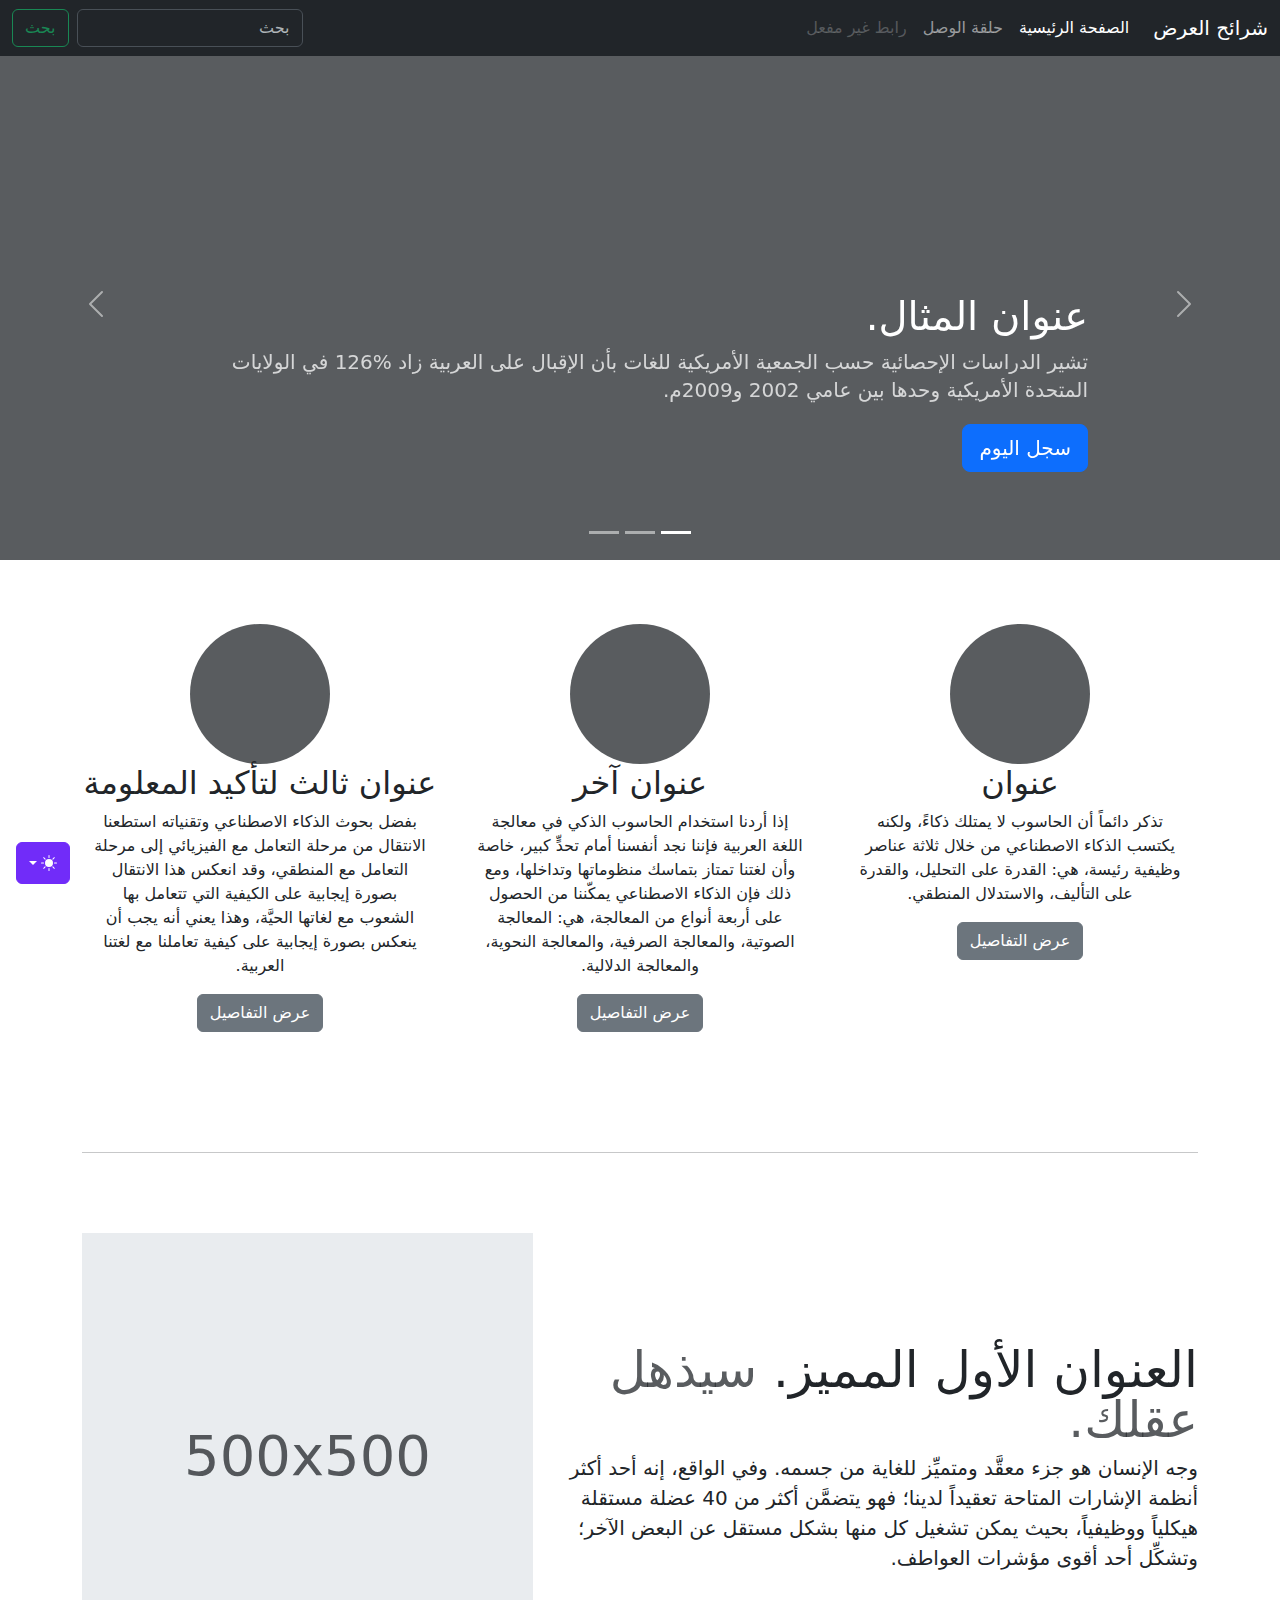
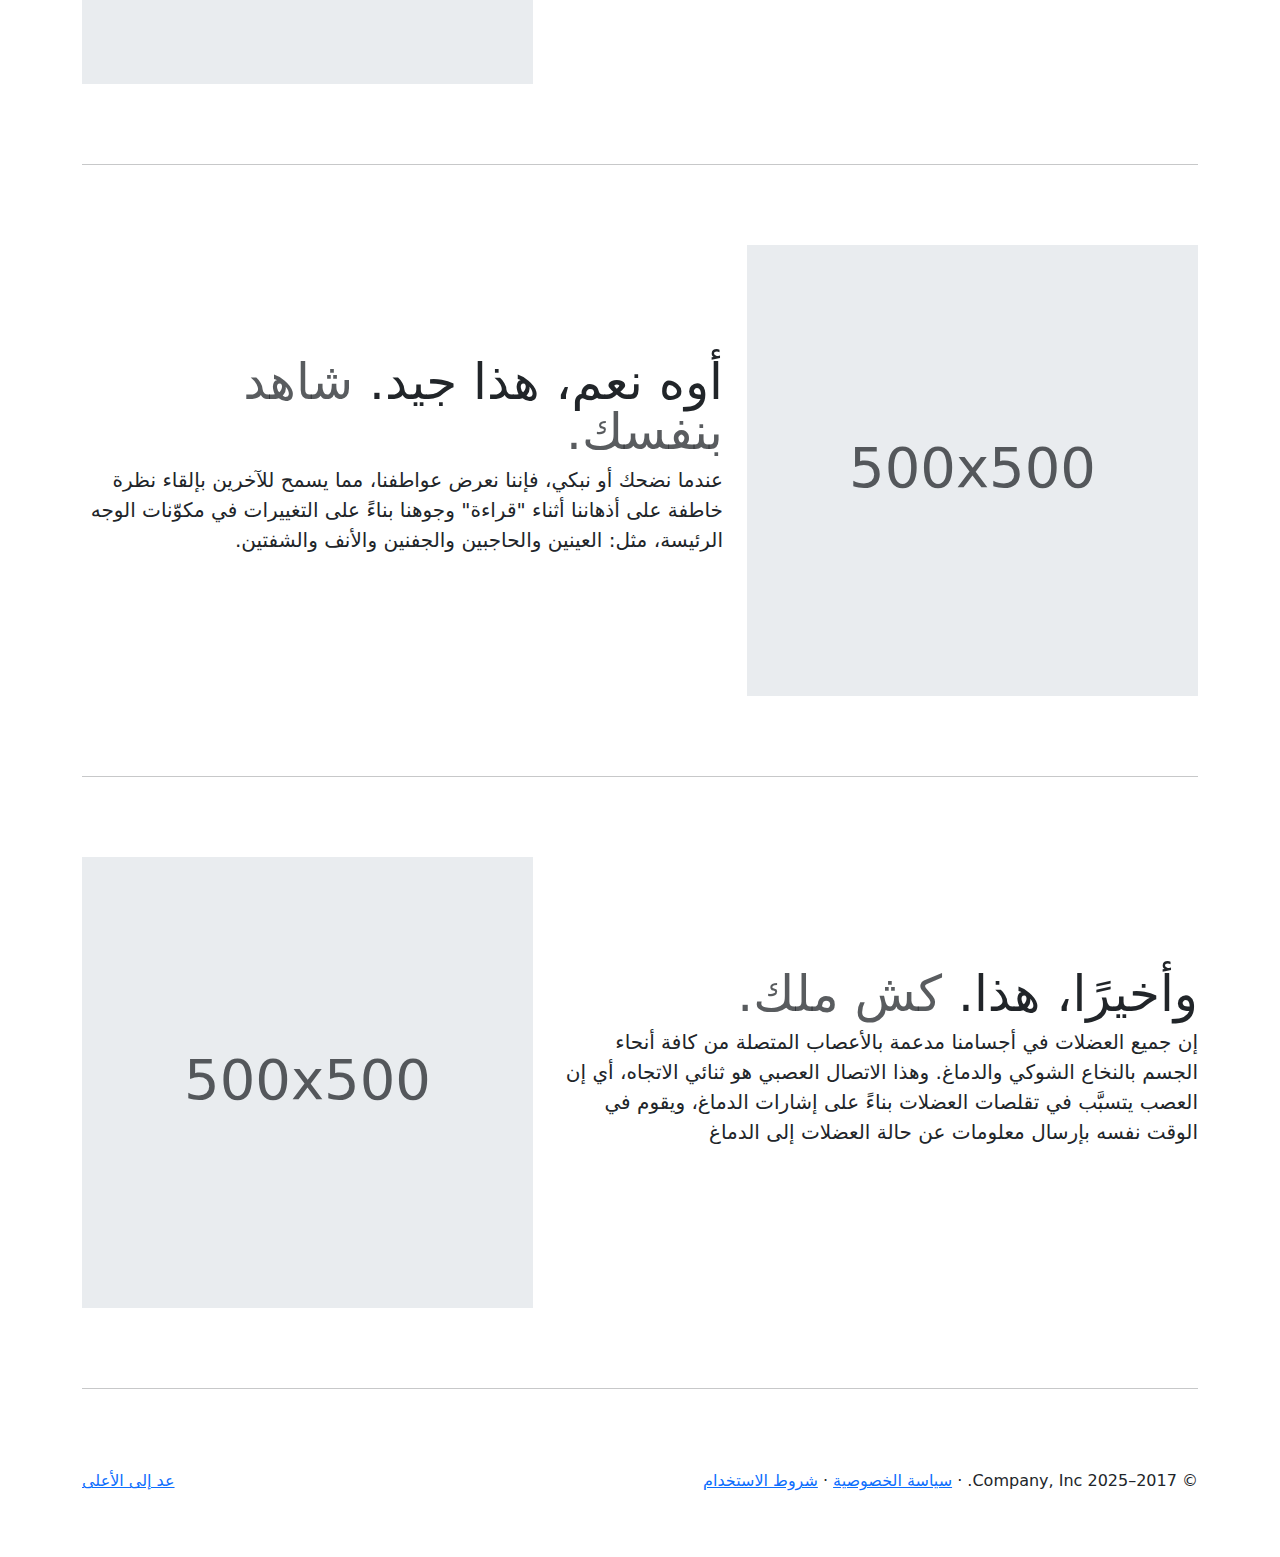
<file: image/bootstrap-5.3.8-examples/carousel-rtl/index.html>
<!doctype html>
<html lang="ar" dir="rtl" data-bs-theme="auto">
  <head>
    <meta charset="utf-8" />
    <meta name="viewport" content="width=device-width, initial-scale=1" />
    <meta name="description" content="" />
    <meta
      name="author"
      content="Mark Otto, Jacob Thornton, and Bootstrap contributors"
    />
    <meta name="generator" content="Astro v5.13.2" />
    <title>قالب شرائح العرض · Bootstrap v5.3</title>
    <link
      rel="canonical"
      href="https://getbootstrap.com/docs/5.3/examples/carousel-rtl/"
    />
    <script src="../assets/js/color-modes.js"></script>
    <link href="../assets/dist/css/bootstrap.rtl.min.css" rel="stylesheet" />
    <meta name="theme-color" content="#712cf9" />
    <link href="../carousel/carousel.rtl.css" rel="stylesheet" />
    <style>
      .bd-placeholder-img {
        font-size: 1.125rem;
        text-anchor: middle;
        -webkit-user-select: none;
        -moz-user-select: none;
        user-select: none;
      }
      @media (min-width: 768px) {
        .bd-placeholder-img-lg {
          font-size: 3.5rem;
        }
      }
      .b-example-divider {
        width: 100%;
        height: 3rem;
        background-color: #0000001a;
        border: solid rgba(0, 0, 0, 0.15);
        border-width: 1px 0;
        box-shadow:
          inset 0 0.5em 1.5em #0000001a,
          inset 0 0.125em 0.5em #00000026;
      }
      .b-example-vr {
        flex-shrink: 0;
        width: 1.5rem;
        height: 100vh;
      }
      .bi {
        vertical-align: -0.125em;
        fill: currentColor;
      }
      .nav-scroller {
        position: relative;
        z-index: 2;
        height: 2.75rem;
        overflow-y: hidden;
      }
      .nav-scroller .nav {
        display: flex;
        flex-wrap: nowrap;
        padding-bottom: 1rem;
        margin-top: -1px;
        overflow-x: auto;
        text-align: center;
        white-space: nowrap;
        -webkit-overflow-scrolling: touch;
      }
      .btn-bd-primary {
        --bd-violet-bg: #712cf9;
        --bd-violet-rgb: 112.520718, 44.062154, 249.437846;
        --bs-btn-font-weight: 600;
        --bs-btn-color: var(--bs-white);
        --bs-btn-bg: var(--bd-violet-bg);
        --bs-btn-border-color: var(--bd-violet-bg);
        --bs-btn-hover-color: var(--bs-white);
        --bs-btn-hover-bg: #6528e0;
        --bs-btn-hover-border-color: #6528e0;
        --bs-btn-focus-shadow-rgb: var(--bd-violet-rgb);
        --bs-btn-active-color: var(--bs-btn-hover-color);
        --bs-btn-active-bg: #5a23c8;
        --bs-btn-active-border-color: #5a23c8;
      }
      .bd-mode-toggle {
        z-index: 1500;
      }
      .bd-mode-toggle .bi {
        width: 1em;
        height: 1em;
      }
      .bd-mode-toggle .dropdown-menu .active .bi {
        display: block !important;
      }
    </style>
  </head>
  <body>
    <svg xmlns="http://www.w3.org/2000/svg" class="d-none">
      <symbol id="check2" viewBox="0 0 16 16">
        <path
          d="M13.854 3.646a.5.5 0 0 1 0 .708l-7 7a.5.5 0 0 1-.708 0l-3.5-3.5a.5.5 0 1 1 .708-.708L6.5 10.293l6.646-6.647a.5.5 0 0 1 .708 0z"
        ></path>
      </symbol>
      <symbol id="circle-half" viewBox="0 0 16 16">
        <path
          d="M8 15A7 7 0 1 0 8 1v14zm0 1A8 8 0 1 1 8 0a8 8 0 0 1 0 16z"
        ></path>
      </symbol>
      <symbol id="moon-stars-fill" viewBox="0 0 16 16">
        <path
          d="M6 .278a.768.768 0 0 1 .08.858 7.208 7.208 0 0 0-.878 3.46c0 4.021 3.278 7.277 7.318 7.277.527 0 1.04-.055 1.533-.16a.787.787 0 0 1 .81.316.733.733 0 0 1-.031.893A8.349 8.349 0 0 1 8.344 16C3.734 16 0 12.286 0 7.71 0 4.266 2.114 1.312 5.124.06A.752.752 0 0 1 6 .278z"
        ></path>
        <path
          d="M10.794 3.148a.217.217 0 0 1 .412 0l.387 1.162c.173.518.579.924 1.097 1.097l1.162.387a.217.217 0 0 1 0 .412l-1.162.387a1.734 1.734 0 0 0-1.097 1.097l-.387 1.162a.217.217 0 0 1-.412 0l-.387-1.162A1.734 1.734 0 0 0 9.31 6.593l-1.162-.387a.217.217 0 0 1 0-.412l1.162-.387a1.734 1.734 0 0 0 1.097-1.097l.387-1.162zM13.863.099a.145.145 0 0 1 .274 0l.258.774c.115.346.386.617.732.732l.774.258a.145.145 0 0 1 0 .274l-.774.258a1.156 1.156 0 0 0-.732.732l-.258.774a.145.145 0 0 1-.274 0l-.258-.774a1.156 1.156 0 0 0-.732-.732l-.774-.258a.145.145 0 0 1 0-.274l.774-.258c.346-.115.617-.386.732-.732L13.863.1z"
        ></path>
      </symbol>
      <symbol id="sun-fill" viewBox="0 0 16 16">
        <path
          d="M8 12a4 4 0 1 0 0-8 4 4 0 0 0 0 8zM8 0a.5.5 0 0 1 .5.5v2a.5.5 0 0 1-1 0v-2A.5.5 0 0 1 8 0zm0 13a.5.5 0 0 1 .5.5v2a.5.5 0 0 1-1 0v-2A.5.5 0 0 1 8 13zm8-5a.5.5 0 0 1-.5.5h-2a.5.5 0 0 1 0-1h2a.5.5 0 0 1 .5.5zM3 8a.5.5 0 0 1-.5.5h-2a.5.5 0 0 1 0-1h2A.5.5 0 0 1 3 8zm10.657-5.657a.5.5 0 0 1 0 .707l-1.414 1.415a.5.5 0 1 1-.707-.708l1.414-1.414a.5.5 0 0 1 .707 0zm-9.193 9.193a.5.5 0 0 1 0 .707L3.05 13.657a.5.5 0 0 1-.707-.707l1.414-1.414a.5.5 0 0 1 .707 0zm9.193 2.121a.5.5 0 0 1-.707 0l-1.414-1.414a.5.5 0 0 1 .707-.707l1.414 1.414a.5.5 0 0 1 0 .707zM4.464 4.465a.5.5 0 0 1-.707 0L2.343 3.05a.5.5 0 1 1 .707-.707l1.414 1.414a.5.5 0 0 1 0 .708z"
        ></path>
      </symbol>
    </svg>
    <div
      class="dropdown position-fixed bottom-0 end-0 mb-3 me-3 bd-mode-toggle"
    >
      <button
        class="btn btn-bd-primary py-2 dropdown-toggle d-flex align-items-center"
        id="bd-theme"
        type="button"
        aria-expanded="false"
        data-bs-toggle="dropdown"
        aria-label="Toggle theme (auto)"
      >
        <svg class="bi my-1 theme-icon-active" aria-hidden="true">
          <use href="#circle-half"></use>
        </svg>
        <span class="visually-hidden" id="bd-theme-text">Toggle theme</span>
      </button>
      <ul
        class="dropdown-menu dropdown-menu-end shadow"
        aria-labelledby="bd-theme-text"
      >
        <li>
          <button
            type="button"
            class="dropdown-item d-flex align-items-center"
            data-bs-theme-value="light"
            aria-pressed="false"
          >
            <svg class="bi me-2 opacity-50" aria-hidden="true">
              <use href="#sun-fill"></use>
            </svg>
            Light
            <svg class="bi ms-auto d-none" aria-hidden="true">
              <use href="#check2"></use>
            </svg>
          </button>
        </li>
        <li>
          <button
            type="button"
            class="dropdown-item d-flex align-items-center"
            data-bs-theme-value="dark"
            aria-pressed="false"
          >
            <svg class="bi me-2 opacity-50" aria-hidden="true">
              <use href="#moon-stars-fill"></use>
            </svg>
            Dark
            <svg class="bi ms-auto d-none" aria-hidden="true">
              <use href="#check2"></use>
            </svg>
          </button>
        </li>
        <li>
          <button
            type="button"
            class="dropdown-item d-flex align-items-center active"
            data-bs-theme-value="auto"
            aria-pressed="true"
          >
            <svg class="bi me-2 opacity-50" aria-hidden="true">
              <use href="#circle-half"></use>
            </svg>
            Auto
            <svg class="bi ms-auto d-none" aria-hidden="true">
              <use href="#check2"></use>
            </svg>
          </button>
        </li>
      </ul>
    </div>
    <header data-bs-theme="dark">
      <nav class="navbar navbar-expand-md navbar-dark fixed-top bg-dark">
        <div class="container-fluid">
          <a class="navbar-brand" href="#">شرائح العرض</a>
          <button
            class="navbar-toggler"
            type="button"
            data-bs-toggle="collapse"
            data-bs-target="#navbarCollapse"
            aria-controls="navbarCollapse"
            aria-expanded="false"
            aria-label="تبديل التنقل"
          >
            <span class="navbar-toggler-icon"></span>
          </button>
          <div class="collapse navbar-collapse" id="navbarCollapse">
            <ul class="navbar-nav me-auto mb-2 mb-md-0">
              <li class="nav-item">
                <a class="nav-link active" aria-current="page" href="#"
                  >الصفحة الرئيسية</a
                >
              </li>
              <li class="nav-item">
                <a class="nav-link" href="#">حلقة الوصل</a>
              </li>
              <li class="nav-item">
                <a class="nav-link disabled" aria-disabled="true"
                  >رابط غير مفعل</a
                >
              </li>
            </ul>
            <form class="d-flex" role="search">
              <input
                class="form-control me-2"
                type="search"
                placeholder="بحث"
                aria-label="بحث"
              />
              <button class="btn btn-outline-success" type="submit">بحث</button>
            </form>
          </div>
        </div>
      </nav>
    </header>
    <main>
      <div id="myCarousel" class="carousel slide mb-6" data-bs-ride="carousel">
        <div class="carousel-indicators">
          <button
            type="button"
            data-bs-target="#myCarousel"
            data-bs-slide-to="0"
            class="active"
            aria-current="true"
            aria-label="Slide 1"
          ></button>
          <button
            type="button"
            data-bs-target="#myCarousel"
            data-bs-slide-to="1"
            aria-label="Slide 2"
          ></button>
          <button
            type="button"
            data-bs-target="#myCarousel"
            data-bs-slide-to="2"
            aria-label="Slide 3"
          ></button>
        </div>
        <div class="carousel-inner">
          <div class="carousel-item active">
            <svg
              aria-hidden="true"
              class="bd-placeholder-img"
              height="100%"
              preserveAspectRatio="xMidYMid slice"
              width="100%"
              xmlns="http://www.w3.org/2000/svg"
            >
              <rect
                width="100%"
                height="100%"
                fill="var(--bs-secondary-color)"
              ></rect>
            </svg>
            <div class="container">
              <div class="carousel-caption text-start">
                <h1>عنوان المثال.</h1>
                <p class="opacity-75">
                  تشير الدراسات الإحصائية حسب الجمعية الأمريكية للغات بأن
                  الإقبال على العربية زاد %126 في الولايات المتحدة الأمريكية
                  وحدها بين عامي 2002 و2009م.
                </p>
                <p><a class="btn btn-lg btn-primary" href="#">سجل اليوم</a></p>
              </div>
            </div>
          </div>
          <div class="carousel-item">
            <svg
              aria-hidden="true"
              class="bd-placeholder-img"
              height="100%"
              preserveAspectRatio="xMidYMid slice"
              width="100%"
              xmlns="http://www.w3.org/2000/svg"
            >
              <rect
                width="100%"
                height="100%"
                fill="var(--bs-secondary-color)"
              ></rect>
            </svg>
            <div class="container">
              <div class="carousel-caption">
                <h1>عنوان مثال آخر.</h1>
                <p>
                  حسب المجلس الثقافي البريطاني فإن تعليم الإنجليزية داخل
                  بريطانيا يسهم في تعزيز اقتصادها بما يتجاوز ملياري جنيه سنوياً،
                  كما أنه وفر أكثر من 26 ألف وظيفة.
                </p>
                <p><a class="btn btn-lg btn-primary" href="#">أعرف أكثر</a></p>
              </div>
            </div>
          </div>
          <div class="carousel-item">
            <svg
              aria-hidden="true"
              class="bd-placeholder-img"
              height="100%"
              preserveAspectRatio="xMidYMid slice"
              width="100%"
              xmlns="http://www.w3.org/2000/svg"
            >
              <rect
                width="100%"
                height="100%"
                fill="var(--bs-secondary-color)"
              ></rect>
            </svg>
            <div class="container">
              <div class="carousel-caption text-end">
                <h1>واحد أكثر لقياس جيد.</h1>
                <p>
                  الإحصاءات لحجم الاستثمار اللغوي خارج بريطانيا تتفاوت من سنة
                  لأخرى إلا أن المدير التنفيذي للمجلس الثقافي البريطاني إدي
                  بايرز يرى أن استثمار تعليم الإنجليزية في الخارج لا يحسب على
                  المستوى المالي فحسب بل على المستوى السياسي أيضاً.
                </p>
                <p>
                  <a class="btn btn-lg btn-primary" href="#">تصفح المعرض</a>
                </p>
              </div>
            </div>
          </div>
        </div>
        <button
          class="carousel-control-prev"
          type="button"
          data-bs-target="#myCarousel"
          data-bs-slide="prev"
        >
          <span class="carousel-control-prev-icon" aria-hidden="true"></span>
          <span class="visually-hidden">السابق</span>
        </button>
        <button
          class="carousel-control-next"
          type="button"
          data-bs-target="#myCarousel"
          data-bs-slide="next"
        >
          <span class="carousel-control-next-icon" aria-hidden="true"></span>
          <span class="visually-hidden">التالي</span>
        </button>
      </div>
      <!-- Marketing messaging and featurettes
  ================================================== -->
      <!-- Wrap the rest of the page in another container to center all the content. -->
      <div class="container marketing">
        <!-- Three columns of text below the carousel -->
        <div class="row">
          <div class="col-lg-4">
            <svg
              aria-label="Placeholder"
              class="bd-placeholder-img rounded-circle"
              height="140"
              preserveAspectRatio="xMidYMid slice"
              role="img"
              width="140"
              xmlns="http://www.w3.org/2000/svg"
            >
              <title>Placeholder</title>
              <rect
                width="100%"
                height="100%"
                fill="var(--bs-secondary-color)"
              ></rect>
            </svg>
            <h2 class="fw-normal">عنوان</h2>
            <p>
              تذكر دائماً أن الحاسوب لا يمتلك ذكاءً، ولكنه يكتسب الذكاء
              الاصطناعي من خلال ثلاثة عناصر وظيفية رئيسة، هي: القدرة على
              التحليل، والقدرة على التأليف، والاستدلال المنطقي.
            </p>
            <p><a class="btn btn-secondary" href="#">عرض التفاصيل</a></p>
          </div>
          <!-- /.col-lg-4 -->
          <div class="col-lg-4">
            <svg
              aria-label="Placeholder"
              class="bd-placeholder-img rounded-circle"
              height="140"
              preserveAspectRatio="xMidYMid slice"
              role="img"
              width="140"
              xmlns="http://www.w3.org/2000/svg"
            >
              <title>Placeholder</title>
              <rect
                width="100%"
                height="100%"
                fill="var(--bs-secondary-color)"
              ></rect>
            </svg>
            <h2 class="fw-normal">عنوان آخر</h2>
            <p>
              إذا أردنا استخدام الحاسوب الذكي في معالجة اللغة العربية فإننا نجد
              أنفسنا أمام تحدٍّ كبير، خاصة وأن لغتنا تمتاز بتماسك منظوماتها
              وتداخلها، ومع ذلك فإن الذكاء الاصطناعي يمكّننا من الحصول على أربعة
              أنواع من المعالجة، هي: المعالجة الصوتية، والمعالجة الصرفية،
              والمعالجة النحوية، والمعالجة الدلالية.
            </p>
            <p><a class="btn btn-secondary" href="#">عرض التفاصيل</a></p>
          </div>
          <!-- /.col-lg-4 -->
          <div class="col-lg-4">
            <svg
              aria-label="Placeholder"
              class="bd-placeholder-img rounded-circle"
              height="140"
              preserveAspectRatio="xMidYMid slice"
              role="img"
              width="140"
              xmlns="http://www.w3.org/2000/svg"
            >
              <title>Placeholder</title>
              <rect
                width="100%"
                height="100%"
                fill="var(--bs-secondary-color)"
              ></rect>
            </svg>
            <h2 class="fw-normal">عنوان ثالث لتأكيد المعلومة</h2>
            <p>
              بفضل بحوث الذكاء الاصطناعي وتقنياته استطعنا الانتقال من مرحلة
              التعامل مع الفيزيائي إلى مرحلة التعامل مع المنطقي، وقد انعكس هذا
              الانتقال بصورة إيجابية على الكيفية التي تتعامل بها الشعوب مع
              لغاتها الحيَّة، وهذا يعني أنه يجب أن ينعكس بصورة إيجابية على كيفية
              تعاملنا مع لغتنا العربية.
            </p>
            <p><a class="btn btn-secondary" href="#">عرض التفاصيل</a></p>
          </div>
          <!-- /.col-lg-4 -->
        </div>
        <!-- /.row -->
        <!-- START THE FEATURETTES -->
        <hr class="featurette-divider" />
        <div class="row featurette">
          <div class="col-md-7">
            <h2 class="featurette-heading fw-normal lh-1">
              العنوان الأول المميز.
              <span class="text-body-secondary"> سيذهل عقلك. </span>
            </h2>
            <p class="lead">
              وجه الإنسان هو جزء معقَّد ومتميِّز للغاية من جسمه. وفي الواقع، إنه
              أحد أكثر أنظمة الإشارات المتاحة تعقيداً لدينا؛ فهو يتضمَّن أكثر من
              40 عضلة مستقلة هيكلياً ووظيفياً، بحيث يمكن تشغيل كل منها بشكل
              مستقل عن البعض الآخر؛ وتشكِّل أحد أقوى مؤشرات العواطف.
            </p>
          </div>
          <div class="col-md-5">
            <svg
              aria-label="Placeholder: 500x500"
              class="bd-placeholder-img bd-placeholder-img-lg featurette-image img-fluid mx-auto"
              height="500"
              preserveAspectRatio="xMidYMid slice"
              role="img"
              width="500"
              xmlns="http://www.w3.org/2000/svg"
            >
              <title>Placeholder</title>
              <rect
                width="100%"
                height="100%"
                fill="var(--bs-secondary-bg)"
              ></rect>
              <text x="50%" y="50%" fill="var(--bs-secondary-color)" dy=".3em">
                500x500
              </text>
            </svg>
          </div>
        </div>
        <hr class="featurette-divider" />
        <div class="row featurette">
          <div class="col-md-7 order-md-2">
            <h2 class="featurette-heading fw-normal lh-1">
              أوه نعم، هذا جيد.
              <span class="text-body-secondary"> شاهد بنفسك. </span>
            </h2>
            <p class="lead">
              عندما نضحك أو نبكي، فإننا نعرض عواطفنا، مما يسمح للآخرين بإلقاء
              نظرة خاطفة على أذهاننا أثناء "قراءة" وجوهنا بناءً على التغييرات في
              مكوّنات الوجه الرئيسة، مثل: العينين والحاجبين والجفنين والأنف
              والشفتين.
            </p>
          </div>
          <div class="col-md-5 order-md-1">
            <svg
              aria-label="Placeholder: 500x500"
              class="bd-placeholder-img bd-placeholder-img-lg featurette-image img-fluid mx-auto"
              height="500"
              preserveAspectRatio="xMidYMid slice"
              role="img"
              width="500"
              xmlns="http://www.w3.org/2000/svg"
            >
              <title>Placeholder</title>
              <rect
                width="100%"
                height="100%"
                fill="var(--bs-secondary-bg)"
              ></rect>
              <text x="50%" y="50%" fill="var(--bs-secondary-color)" dy=".3em">
                500x500
              </text>
            </svg>
          </div>
        </div>
        <hr class="featurette-divider" />
        <div class="row featurette">
          <div class="col-md-7">
            <h2 class="featurette-heading fw-normal lh-1">
              وأخيرًا، هذا. <span class="text-body-secondary"> كش ملك. </span>
            </h2>
            <p class="lead">
              إن جميع العضلات في أجسامنا مدعمة بالأعصاب المتصلة من كافة أنحاء
              الجسم بالنخاع الشوكي والدماغ. وهذا الاتصال العصبي هو ثنائي
              الاتجاه، أي إن العصب يتسبَّب في تقلصات العضلات بناءً على إشارات
              الدماغ، ويقوم في الوقت نفسه بإرسال معلومات عن حالة العضلات إلى
              الدماغ
            </p>
          </div>
          <div class="col-md-5">
            <svg
              aria-label="Placeholder: 500x500"
              class="bd-placeholder-img bd-placeholder-img-lg featurette-image img-fluid mx-auto"
              height="500"
              preserveAspectRatio="xMidYMid slice"
              role="img"
              width="500"
              xmlns="http://www.w3.org/2000/svg"
            >
              <title>Placeholder</title>
              <rect
                width="100%"
                height="100%"
                fill="var(--bs-secondary-bg)"
              ></rect>
              <text x="50%" y="50%" fill="var(--bs-secondary-color)" dy=".3em">
                500x500
              </text>
            </svg>
          </div>
        </div>
        <hr class="featurette-divider" />
        <!-- /END THE FEATURETTES -->
      </div>
      <!-- /.container -->
      <!-- FOOTER -->
      <footer class="container">
        <p class="float-end"><a href="#">عد إلى الأعلى</a></p>
        <p>
          &copy; 2017–2025 Company, Inc. &middot;
          <a href="#">سياسة الخصوصية</a> &middot; <a href="#">شروط الاستخدام</a>
        </p>
      </footer>
    </main>
    <script
      src="../assets/dist/js/bootstrap.bundle.min.js"
      class="astro-vvvwv3sm"
    ></script>
  </body>
</html>
</file>
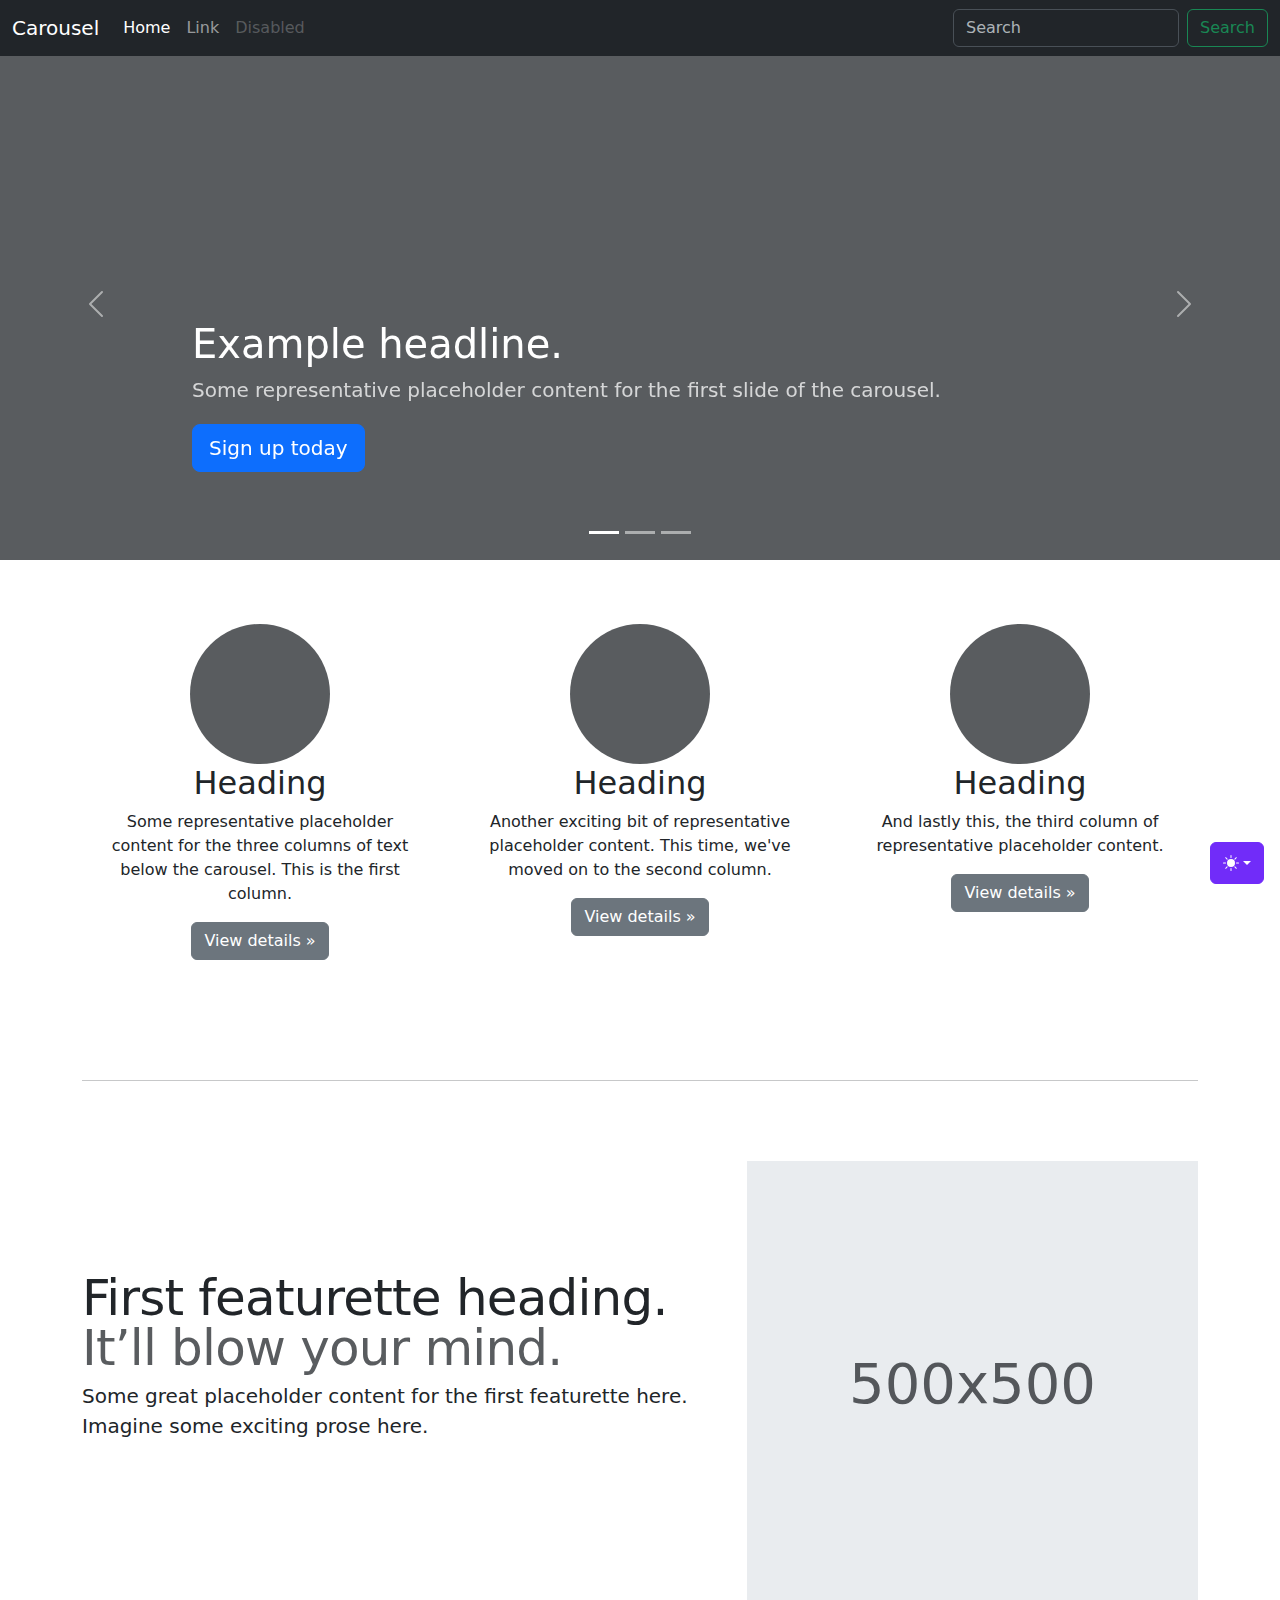
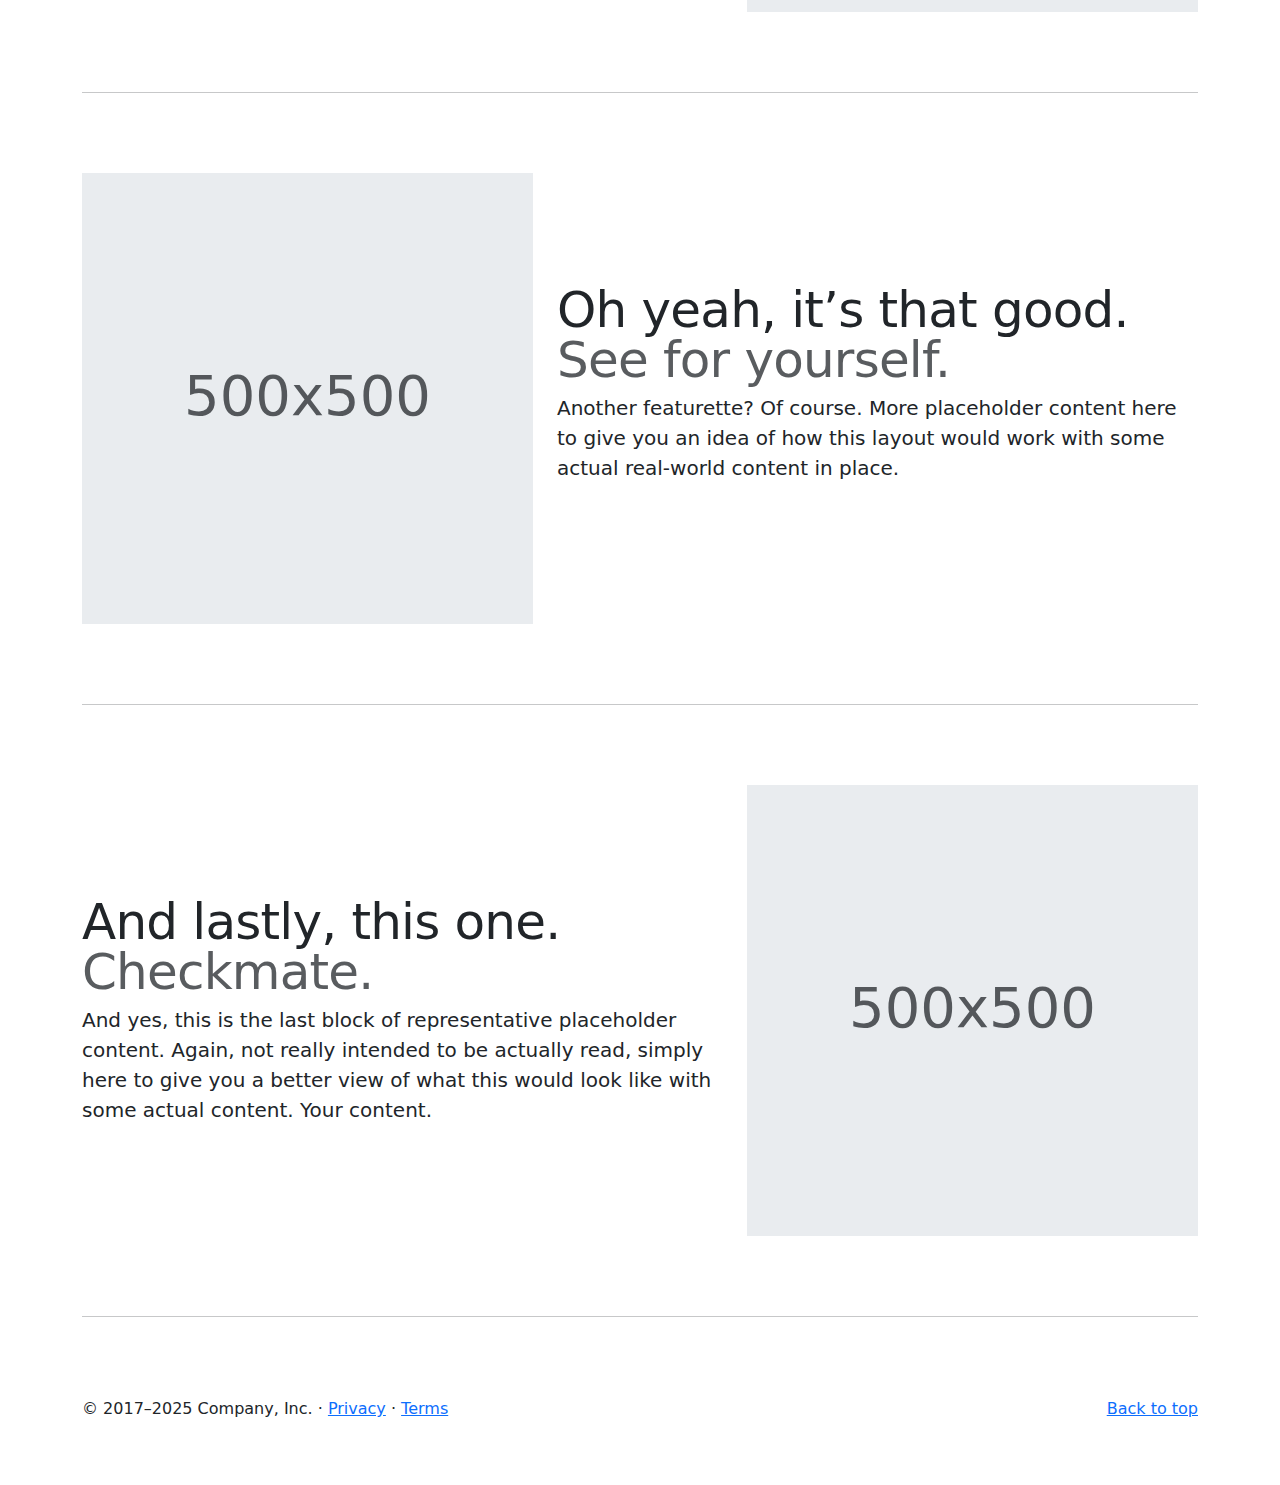
<file: image/bootstrap-5.3.8-examples/carousel/index.html>
<!doctype html>
<html lang="en" data-bs-theme="auto">
  <head>
    <meta charset="utf-8" />
    <meta name="viewport" content="width=device-width, initial-scale=1" />
    <meta name="description" content="" />
    <meta
      name="author"
      content="Mark Otto, Jacob Thornton, and Bootstrap contributors"
    />
    <meta name="generator" content="Astro v5.13.2" />
    <title>Carousel Template · Bootstrap v5.3</title>
    <link
      rel="canonical"
      href="https://getbootstrap.com/docs/5.3/examples/carousel/"
    />
    <script src="../assets/js/color-modes.js"></script>
    <link href="../assets/dist/css/bootstrap.min.css" rel="stylesheet" />
    <meta name="theme-color" content="#712cf9" />
    <link href="carousel.css" rel="stylesheet" />
    <style>
      .bd-placeholder-img {
        font-size: 1.125rem;
        text-anchor: middle;
        -webkit-user-select: none;
        -moz-user-select: none;
        user-select: none;
      }
      @media (min-width: 768px) {
        .bd-placeholder-img-lg {
          font-size: 3.5rem;
        }
      }
      .b-example-divider {
        width: 100%;
        height: 3rem;
        background-color: #0000001a;
        border: solid rgba(0, 0, 0, 0.15);
        border-width: 1px 0;
        box-shadow:
          inset 0 0.5em 1.5em #0000001a,
          inset 0 0.125em 0.5em #00000026;
      }
      .b-example-vr {
        flex-shrink: 0;
        width: 1.5rem;
        height: 100vh;
      }
      .bi {
        vertical-align: -0.125em;
        fill: currentColor;
      }
      .nav-scroller {
        position: relative;
        z-index: 2;
        height: 2.75rem;
        overflow-y: hidden;
      }
      .nav-scroller .nav {
        display: flex;
        flex-wrap: nowrap;
        padding-bottom: 1rem;
        margin-top: -1px;
        overflow-x: auto;
        text-align: center;
        white-space: nowrap;
        -webkit-overflow-scrolling: touch;
      }
      .btn-bd-primary {
        --bd-violet-bg: #712cf9;
        --bd-violet-rgb: 112.520718, 44.062154, 249.437846;
        --bs-btn-font-weight: 600;
        --bs-btn-color: var(--bs-white);
        --bs-btn-bg: var(--bd-violet-bg);
        --bs-btn-border-color: var(--bd-violet-bg);
        --bs-btn-hover-color: var(--bs-white);
        --bs-btn-hover-bg: #6528e0;
        --bs-btn-hover-border-color: #6528e0;
        --bs-btn-focus-shadow-rgb: var(--bd-violet-rgb);
        --bs-btn-active-color: var(--bs-btn-hover-color);
        --bs-btn-active-bg: #5a23c8;
        --bs-btn-active-border-color: #5a23c8;
      }
      .bd-mode-toggle {
        z-index: 1500;
      }
      .bd-mode-toggle .bi {
        width: 1em;
        height: 1em;
      }
      .bd-mode-toggle .dropdown-menu .active .bi {
        display: block !important;
      }
    </style>
  </head>
  <body>
    <svg xmlns="http://www.w3.org/2000/svg" class="d-none">
      <symbol id="check2" viewBox="0 0 16 16">
        <path
          d="M13.854 3.646a.5.5 0 0 1 0 .708l-7 7a.5.5 0 0 1-.708 0l-3.5-3.5a.5.5 0 1 1 .708-.708L6.5 10.293l6.646-6.647a.5.5 0 0 1 .708 0z"
        ></path>
      </symbol>
      <symbol id="circle-half" viewBox="0 0 16 16">
        <path
          d="M8 15A7 7 0 1 0 8 1v14zm0 1A8 8 0 1 1 8 0a8 8 0 0 1 0 16z"
        ></path>
      </symbol>
      <symbol id="moon-stars-fill" viewBox="0 0 16 16">
        <path
          d="M6 .278a.768.768 0 0 1 .08.858 7.208 7.208 0 0 0-.878 3.46c0 4.021 3.278 7.277 7.318 7.277.527 0 1.04-.055 1.533-.16a.787.787 0 0 1 .81.316.733.733 0 0 1-.031.893A8.349 8.349 0 0 1 8.344 16C3.734 16 0 12.286 0 7.71 0 4.266 2.114 1.312 5.124.06A.752.752 0 0 1 6 .278z"
        ></path>
        <path
          d="M10.794 3.148a.217.217 0 0 1 .412 0l.387 1.162c.173.518.579.924 1.097 1.097l1.162.387a.217.217 0 0 1 0 .412l-1.162.387a1.734 1.734 0 0 0-1.097 1.097l-.387 1.162a.217.217 0 0 1-.412 0l-.387-1.162A1.734 1.734 0 0 0 9.31 6.593l-1.162-.387a.217.217 0 0 1 0-.412l1.162-.387a1.734 1.734 0 0 0 1.097-1.097l.387-1.162zM13.863.099a.145.145 0 0 1 .274 0l.258.774c.115.346.386.617.732.732l.774.258a.145.145 0 0 1 0 .274l-.774.258a1.156 1.156 0 0 0-.732.732l-.258.774a.145.145 0 0 1-.274 0l-.258-.774a1.156 1.156 0 0 0-.732-.732l-.774-.258a.145.145 0 0 1 0-.274l.774-.258c.346-.115.617-.386.732-.732L13.863.1z"
        ></path>
      </symbol>
      <symbol id="sun-fill" viewBox="0 0 16 16">
        <path
          d="M8 12a4 4 0 1 0 0-8 4 4 0 0 0 0 8zM8 0a.5.5 0 0 1 .5.5v2a.5.5 0 0 1-1 0v-2A.5.5 0 0 1 8 0zm0 13a.5.5 0 0 1 .5.5v2a.5.5 0 0 1-1 0v-2A.5.5 0 0 1 8 13zm8-5a.5.5 0 0 1-.5.5h-2a.5.5 0 0 1 0-1h2a.5.5 0 0 1 .5.5zM3 8a.5.5 0 0 1-.5.5h-2a.5.5 0 0 1 0-1h2A.5.5 0 0 1 3 8zm10.657-5.657a.5.5 0 0 1 0 .707l-1.414 1.415a.5.5 0 1 1-.707-.708l1.414-1.414a.5.5 0 0 1 .707 0zm-9.193 9.193a.5.5 0 0 1 0 .707L3.05 13.657a.5.5 0 0 1-.707-.707l1.414-1.414a.5.5 0 0 1 .707 0zm9.193 2.121a.5.5 0 0 1-.707 0l-1.414-1.414a.5.5 0 0 1 .707-.707l1.414 1.414a.5.5 0 0 1 0 .707zM4.464 4.465a.5.5 0 0 1-.707 0L2.343 3.05a.5.5 0 1 1 .707-.707l1.414 1.414a.5.5 0 0 1 0 .708z"
        ></path>
      </symbol>
    </svg>
    <div
      class="dropdown position-fixed bottom-0 end-0 mb-3 me-3 bd-mode-toggle"
    >
      <button
        class="btn btn-bd-primary py-2 dropdown-toggle d-flex align-items-center"
        id="bd-theme"
        type="button"
        aria-expanded="false"
        data-bs-toggle="dropdown"
        aria-label="Toggle theme (auto)"
      >
        <svg class="bi my-1 theme-icon-active" aria-hidden="true">
          <use href="#circle-half"></use>
        </svg>
        <span class="visually-hidden" id="bd-theme-text">Toggle theme</span>
      </button>
      <ul
        class="dropdown-menu dropdown-menu-end shadow"
        aria-labelledby="bd-theme-text"
      >
        <li>
          <button
            type="button"
            class="dropdown-item d-flex align-items-center"
            data-bs-theme-value="light"
            aria-pressed="false"
          >
            <svg class="bi me-2 opacity-50" aria-hidden="true">
              <use href="#sun-fill"></use>
            </svg>
            Light
            <svg class="bi ms-auto d-none" aria-hidden="true">
              <use href="#check2"></use>
            </svg>
          </button>
        </li>
        <li>
          <button
            type="button"
            class="dropdown-item d-flex align-items-center"
            data-bs-theme-value="dark"
            aria-pressed="false"
          >
            <svg class="bi me-2 opacity-50" aria-hidden="true">
              <use href="#moon-stars-fill"></use>
            </svg>
            Dark
            <svg class="bi ms-auto d-none" aria-hidden="true">
              <use href="#check2"></use>
            </svg>
          </button>
        </li>
        <li>
          <button
            type="button"
            class="dropdown-item d-flex align-items-center active"
            data-bs-theme-value="auto"
            aria-pressed="true"
          >
            <svg class="bi me-2 opacity-50" aria-hidden="true">
              <use href="#circle-half"></use>
            </svg>
            Auto
            <svg class="bi ms-auto d-none" aria-hidden="true">
              <use href="#check2"></use>
            </svg>
          </button>
        </li>
      </ul>
    </div>
    <header data-bs-theme="dark">
      <nav class="navbar navbar-expand-md navbar-dark fixed-top bg-dark">
        <div class="container-fluid">
          <a class="navbar-brand" href="#">Carousel</a>
          <button
            class="navbar-toggler"
            type="button"
            data-bs-toggle="collapse"
            data-bs-target="#navbarCollapse"
            aria-controls="navbarCollapse"
            aria-expanded="false"
            aria-label="Toggle navigation"
          >
            <span class="navbar-toggler-icon"></span>
          </button>
          <div class="collapse navbar-collapse" id="navbarCollapse">
            <ul class="navbar-nav me-auto mb-2 mb-md-0">
              <li class="nav-item">
                <a class="nav-link active" aria-current="page" href="#">Home</a>
              </li>
              <li class="nav-item"><a class="nav-link" href="#">Link</a></li>
              <li class="nav-item">
                <a class="nav-link disabled" aria-disabled="true">Disabled</a>
              </li>
            </ul>
            <form class="d-flex" role="search">
              <input
                class="form-control me-2"
                type="search"
                placeholder="Search"
                aria-label="Search"
              />
              <button class="btn btn-outline-success" type="submit">
                Search
              </button>
            </form>
          </div>
        </div>
      </nav>
    </header>
    <main>
      <div id="myCarousel" class="carousel slide mb-6" data-bs-ride="carousel">
        <div class="carousel-indicators">
          <button
            type="button"
            data-bs-target="#myCarousel"
            data-bs-slide-to="0"
            class="active"
            aria-current="true"
            aria-label="Slide 1"
          ></button>
          <button
            type="button"
            data-bs-target="#myCarousel"
            data-bs-slide-to="1"
            aria-label="Slide 2"
          ></button>
          <button
            type="button"
            data-bs-target="#myCarousel"
            data-bs-slide-to="2"
            aria-label="Slide 3"
          ></button>
        </div>
        <div class="carousel-inner">
          <div class="carousel-item active">
            <svg
              aria-hidden="true"
              class="bd-placeholder-img"
              height="100%"
              preserveAspectRatio="xMidYMid slice"
              width="100%"
              xmlns="http://www.w3.org/2000/svg"
            >
              <rect
                width="100%"
                height="100%"
                fill="var(--bs-secondary-color)"
              ></rect>
            </svg>
            <div class="container">
              <div class="carousel-caption text-start">
                <h1>Example headline.</h1>
                <p class="opacity-75">
                  Some representative placeholder content for the first slide of
                  the carousel.
                </p>
                <p>
                  <a class="btn btn-lg btn-primary" href="#">Sign up today</a>
                </p>
              </div>
            </div>
          </div>
          <div class="carousel-item">
            <svg
              aria-hidden="true"
              class="bd-placeholder-img"
              height="100%"
              preserveAspectRatio="xMidYMid slice"
              width="100%"
              xmlns="http://www.w3.org/2000/svg"
            >
              <rect
                width="100%"
                height="100%"
                fill="var(--bs-secondary-color)"
              ></rect>
            </svg>
            <div class="container">
              <div class="carousel-caption">
                <h1>Another example headline.</h1>
                <p>
                  Some representative placeholder content for the second slide
                  of the carousel.
                </p>
                <p><a class="btn btn-lg btn-primary" href="#">Learn more</a></p>
              </div>
            </div>
          </div>
          <div class="carousel-item">
            <svg
              aria-hidden="true"
              class="bd-placeholder-img"
              height="100%"
              preserveAspectRatio="xMidYMid slice"
              width="100%"
              xmlns="http://www.w3.org/2000/svg"
            >
              <rect
                width="100%"
                height="100%"
                fill="var(--bs-secondary-color)"
              ></rect>
            </svg>
            <div class="container">
              <div class="carousel-caption text-end">
                <h1>One more for good measure.</h1>
                <p>
                  Some representative placeholder content for the third slide of
                  this carousel.
                </p>
                <p>
                  <a class="btn btn-lg btn-primary" href="#">Browse gallery</a>
                </p>
              </div>
            </div>
          </div>
        </div>
        <button
          class="carousel-control-prev"
          type="button"
          data-bs-target="#myCarousel"
          data-bs-slide="prev"
        >
          <span class="carousel-control-prev-icon" aria-hidden="true"></span>
          <span class="visually-hidden">Previous</span>
        </button>
        <button
          class="carousel-control-next"
          type="button"
          data-bs-target="#myCarousel"
          data-bs-slide="next"
        >
          <span class="carousel-control-next-icon" aria-hidden="true"></span>
          <span class="visually-hidden">Next</span>
        </button>
      </div>
      <!-- Marketing messaging and featurettes
  ================================================== -->
      <!-- Wrap the rest of the page in another container to center all the content. -->
      <div class="container marketing">
        <!-- Three columns of text below the carousel -->
        <div class="row">
          <div class="col-lg-4">
            <svg
              aria-label="Placeholder"
              class="bd-placeholder-img rounded-circle"
              height="140"
              preserveAspectRatio="xMidYMid slice"
              role="img"
              width="140"
              xmlns="http://www.w3.org/2000/svg"
            >
              <title>Placeholder</title>
              <rect
                width="100%"
                height="100%"
                fill="var(--bs-secondary-color)"
              ></rect>
            </svg>
            <h2 class="fw-normal">Heading</h2>
            <p>
              Some representative placeholder content for the three columns of
              text below the carousel. This is the first column.
            </p>
            <p>
              <a class="btn btn-secondary" href="#">View details &raquo;</a>
            </p>
          </div>
          <!-- /.col-lg-4 -->
          <div class="col-lg-4">
            <svg
              aria-label="Placeholder"
              class="bd-placeholder-img rounded-circle"
              height="140"
              preserveAspectRatio="xMidYMid slice"
              role="img"
              width="140"
              xmlns="http://www.w3.org/2000/svg"
            >
              <title>Placeholder</title>
              <rect
                width="100%"
                height="100%"
                fill="var(--bs-secondary-color)"
              ></rect>
            </svg>
            <h2 class="fw-normal">Heading</h2>
            <p>
              Another exciting bit of representative placeholder content. This
              time, we've moved on to the second column.
            </p>
            <p>
              <a class="btn btn-secondary" href="#">View details &raquo;</a>
            </p>
          </div>
          <!-- /.col-lg-4 -->
          <div class="col-lg-4">
            <svg
              aria-label="Placeholder"
              class="bd-placeholder-img rounded-circle"
              height="140"
              preserveAspectRatio="xMidYMid slice"
              role="img"
              width="140"
              xmlns="http://www.w3.org/2000/svg"
            >
              <title>Placeholder</title>
              <rect
                width="100%"
                height="100%"
                fill="var(--bs-secondary-color)"
              ></rect>
            </svg>
            <h2 class="fw-normal">Heading</h2>
            <p>
              And lastly this, the third column of representative placeholder
              content.
            </p>
            <p>
              <a class="btn btn-secondary" href="#">View details &raquo;</a>
            </p>
          </div>
          <!-- /.col-lg-4 -->
        </div>
        <!-- /.row -->
        <!-- START THE FEATURETTES -->
        <hr class="featurette-divider" />
        <div class="row featurette">
          <div class="col-md-7">
            <h2 class="featurette-heading fw-normal lh-1">
              First featurette heading.
              <span class="text-body-secondary">It’ll blow your mind.</span>
            </h2>
            <p class="lead">
              Some great placeholder content for the first featurette here.
              Imagine some exciting prose here.
            </p>
          </div>
          <div class="col-md-5">
            <svg
              aria-label="Placeholder: 500x500"
              class="bd-placeholder-img bd-placeholder-img-lg featurette-image img-fluid mx-auto"
              height="500"
              preserveAspectRatio="xMidYMid slice"
              role="img"
              width="500"
              xmlns="http://www.w3.org/2000/svg"
            >
              <title>Placeholder</title>
              <rect
                width="100%"
                height="100%"
                fill="var(--bs-secondary-bg)"
              ></rect>
              <text x="50%" y="50%" fill="var(--bs-secondary-color)" dy=".3em">
                500x500
              </text>
            </svg>
          </div>
        </div>
        <hr class="featurette-divider" />
        <div class="row featurette">
          <div class="col-md-7 order-md-2">
            <h2 class="featurette-heading fw-normal lh-1">
              Oh yeah, it’s that good.
              <span class="text-body-secondary">See for yourself.</span>
            </h2>
            <p class="lead">
              Another featurette? Of course. More placeholder content here to
              give you an idea of how this layout would work with some actual
              real-world content in place.
            </p>
          </div>
          <div class="col-md-5 order-md-1">
            <svg
              aria-label="Placeholder: 500x500"
              class="bd-placeholder-img bd-placeholder-img-lg featurette-image img-fluid mx-auto"
              height="500"
              preserveAspectRatio="xMidYMid slice"
              role="img"
              width="500"
              xmlns="http://www.w3.org/2000/svg"
            >
              <title>Placeholder</title>
              <rect
                width="100%"
                height="100%"
                fill="var(--bs-secondary-bg)"
              ></rect>
              <text x="50%" y="50%" fill="var(--bs-secondary-color)" dy=".3em">
                500x500
              </text>
            </svg>
          </div>
        </div>
        <hr class="featurette-divider" />
        <div class="row featurette">
          <div class="col-md-7">
            <h2 class="featurette-heading fw-normal lh-1">
              And lastly, this one.
              <span class="text-body-secondary">Checkmate.</span>
            </h2>
            <p class="lead">
              And yes, this is the last block of representative placeholder
              content. Again, not really intended to be actually read, simply
              here to give you a better view of what this would look like with
              some actual content. Your content.
            </p>
          </div>
          <div class="col-md-5">
            <svg
              aria-label="Placeholder: 500x500"
              class="bd-placeholder-img bd-placeholder-img-lg featurette-image img-fluid mx-auto"
              height="500"
              preserveAspectRatio="xMidYMid slice"
              role="img"
              width="500"
              xmlns="http://www.w3.org/2000/svg"
            >
              <title>Placeholder</title>
              <rect
                width="100%"
                height="100%"
                fill="var(--bs-secondary-bg)"
              ></rect>
              <text x="50%" y="50%" fill="var(--bs-secondary-color)" dy=".3em">
                500x500
              </text>
            </svg>
          </div>
        </div>
        <hr class="featurette-divider" />
        <!-- /END THE FEATURETTES -->
      </div>
      <!-- /.container -->
      <!-- FOOTER -->
      <footer class="container">
        <p class="float-end"><a href="#">Back to top</a></p>
        <p>
          &copy; 2017–2025 Company, Inc. &middot;
          <a href="#">Privacy</a> &middot; <a href="#">Terms</a>
        </p>
      </footer>
    </main>
    <script
      src="../assets/dist/js/bootstrap.bundle.min.js"
      class="astro-vvvwv3sm"
    ></script>
  </body>
</html>
</file>
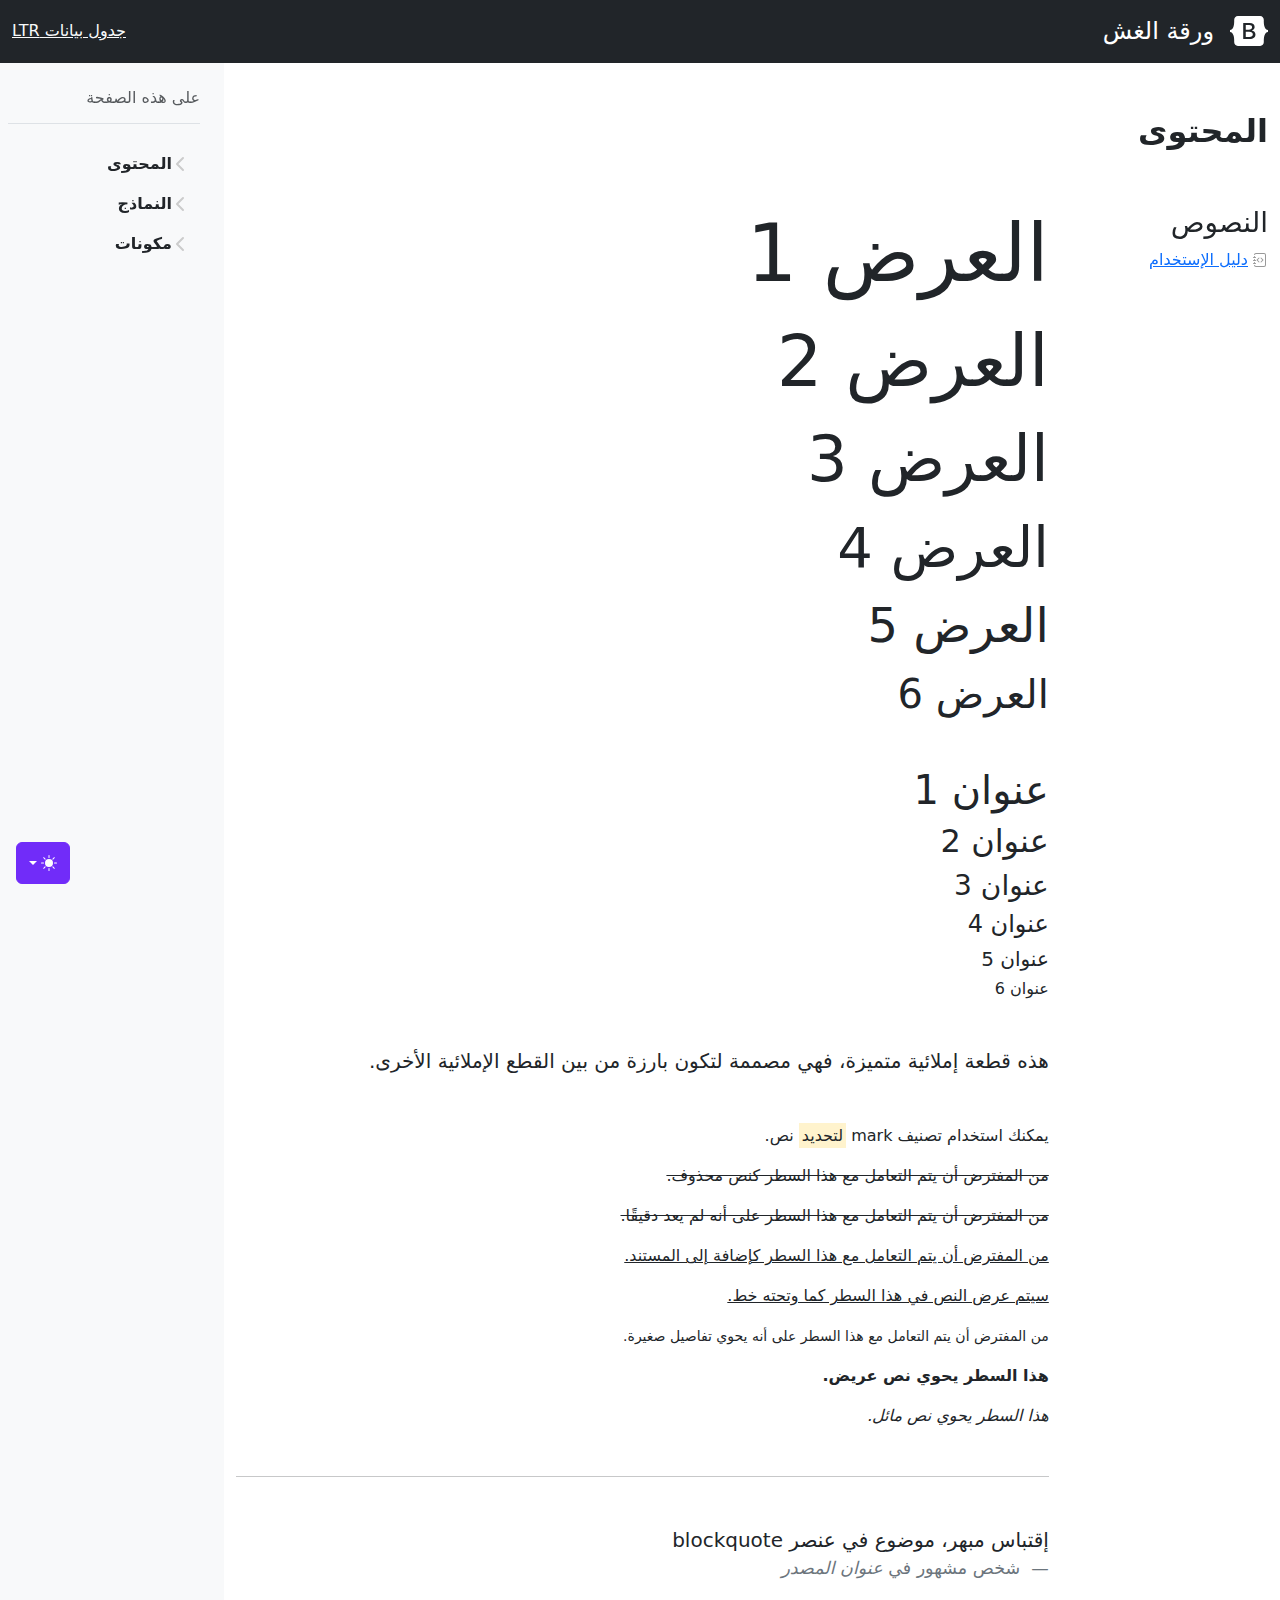
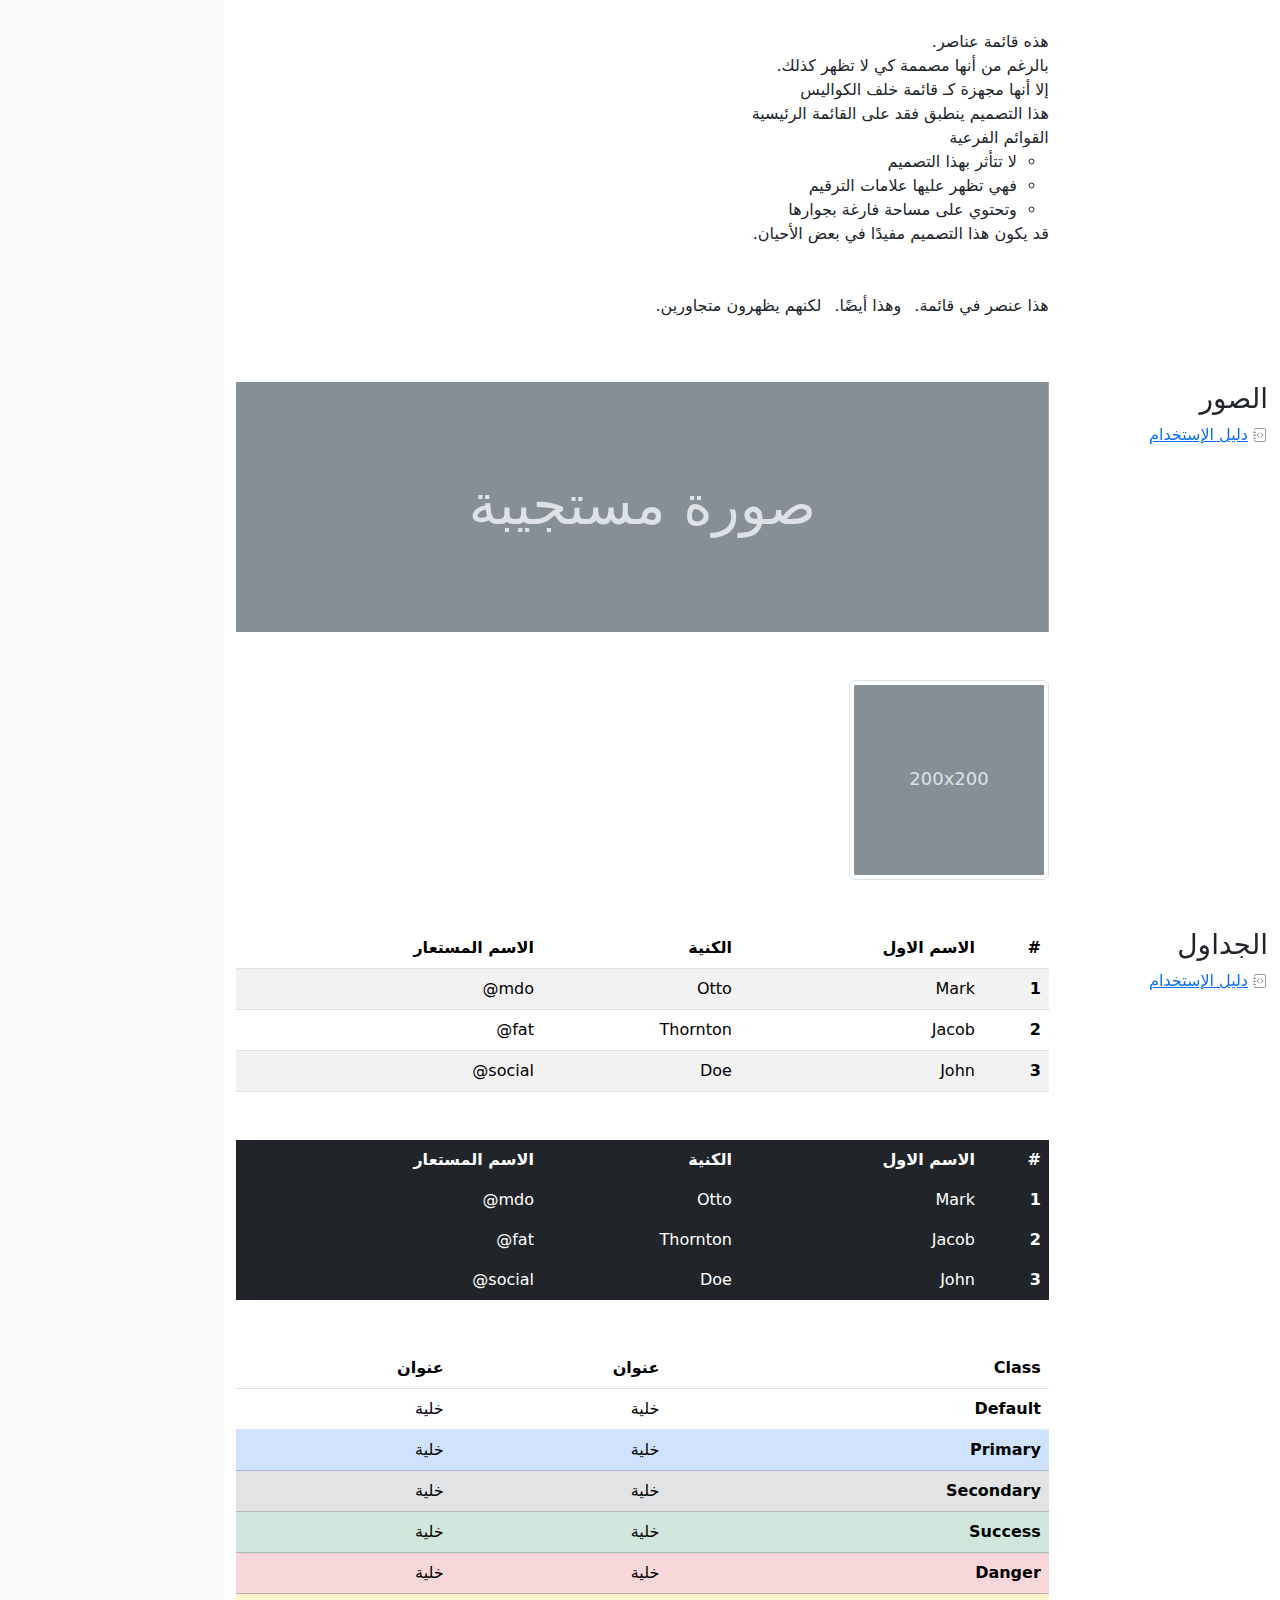
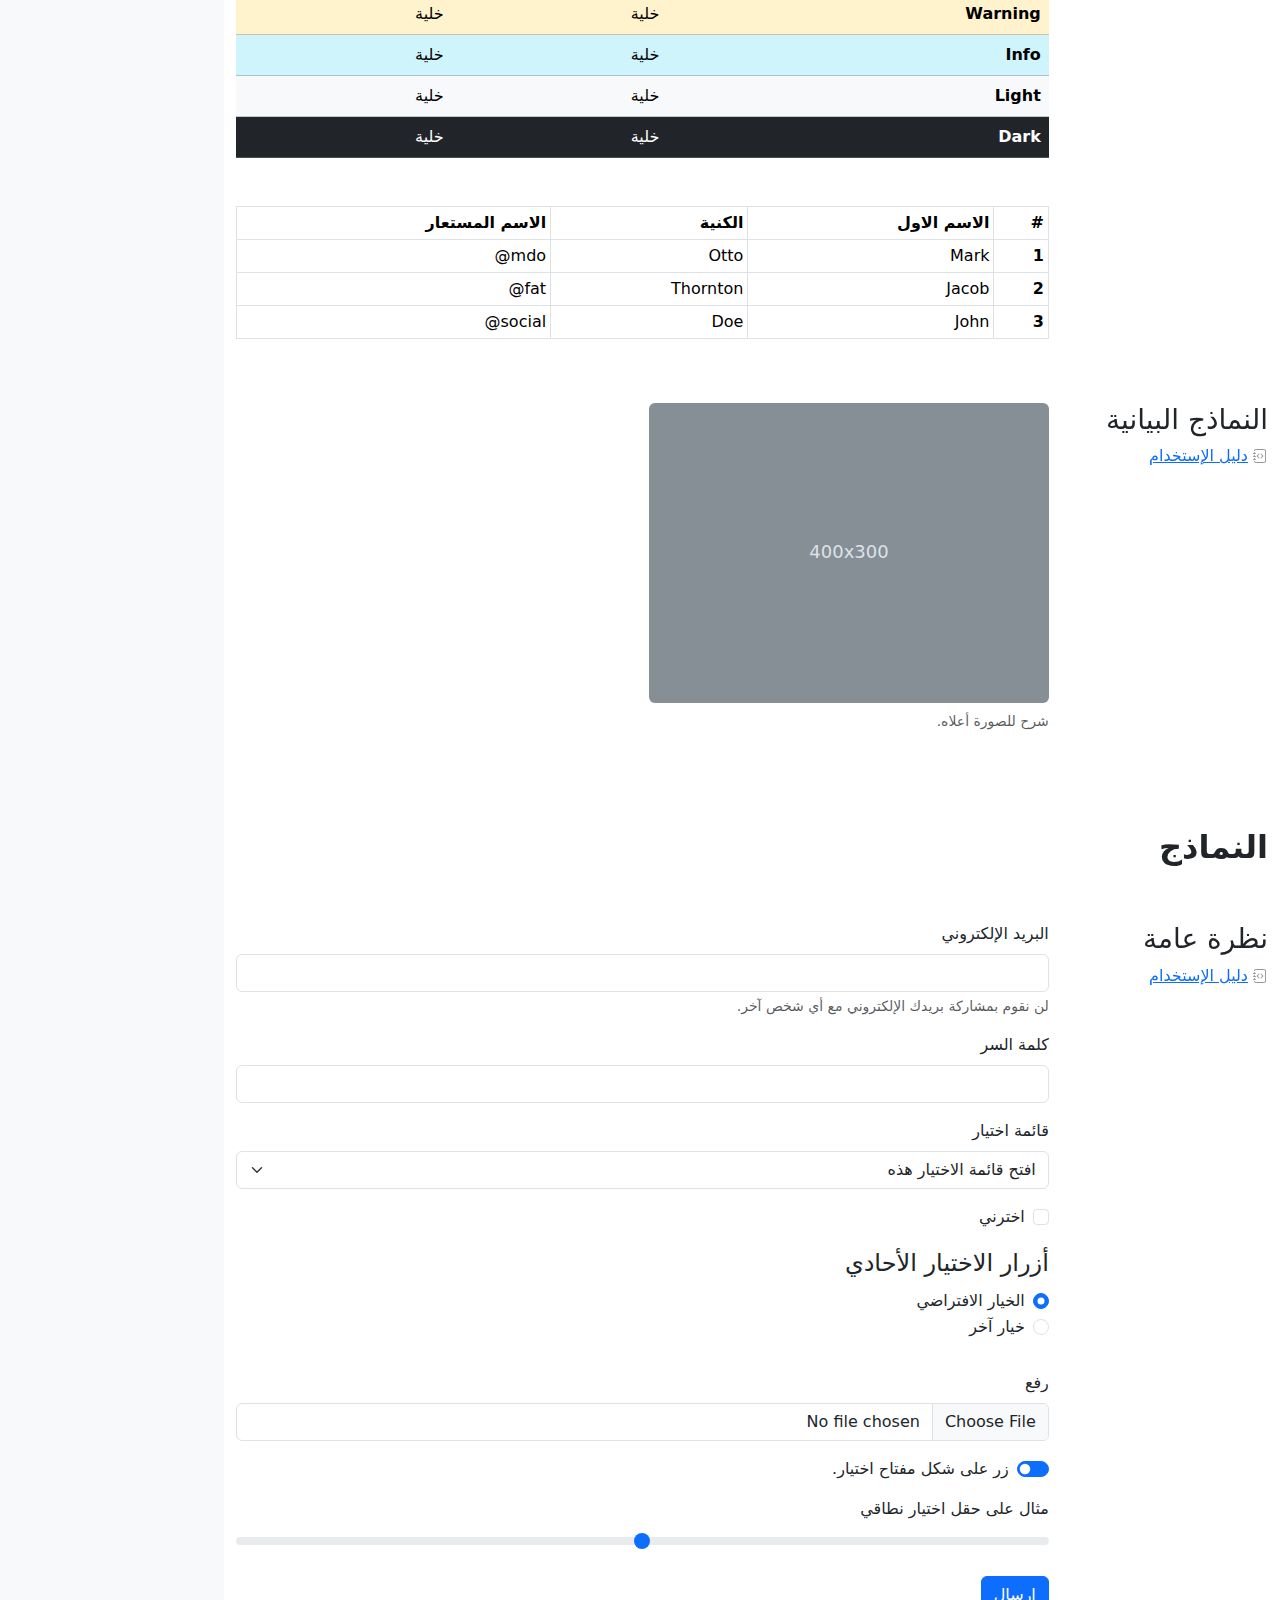
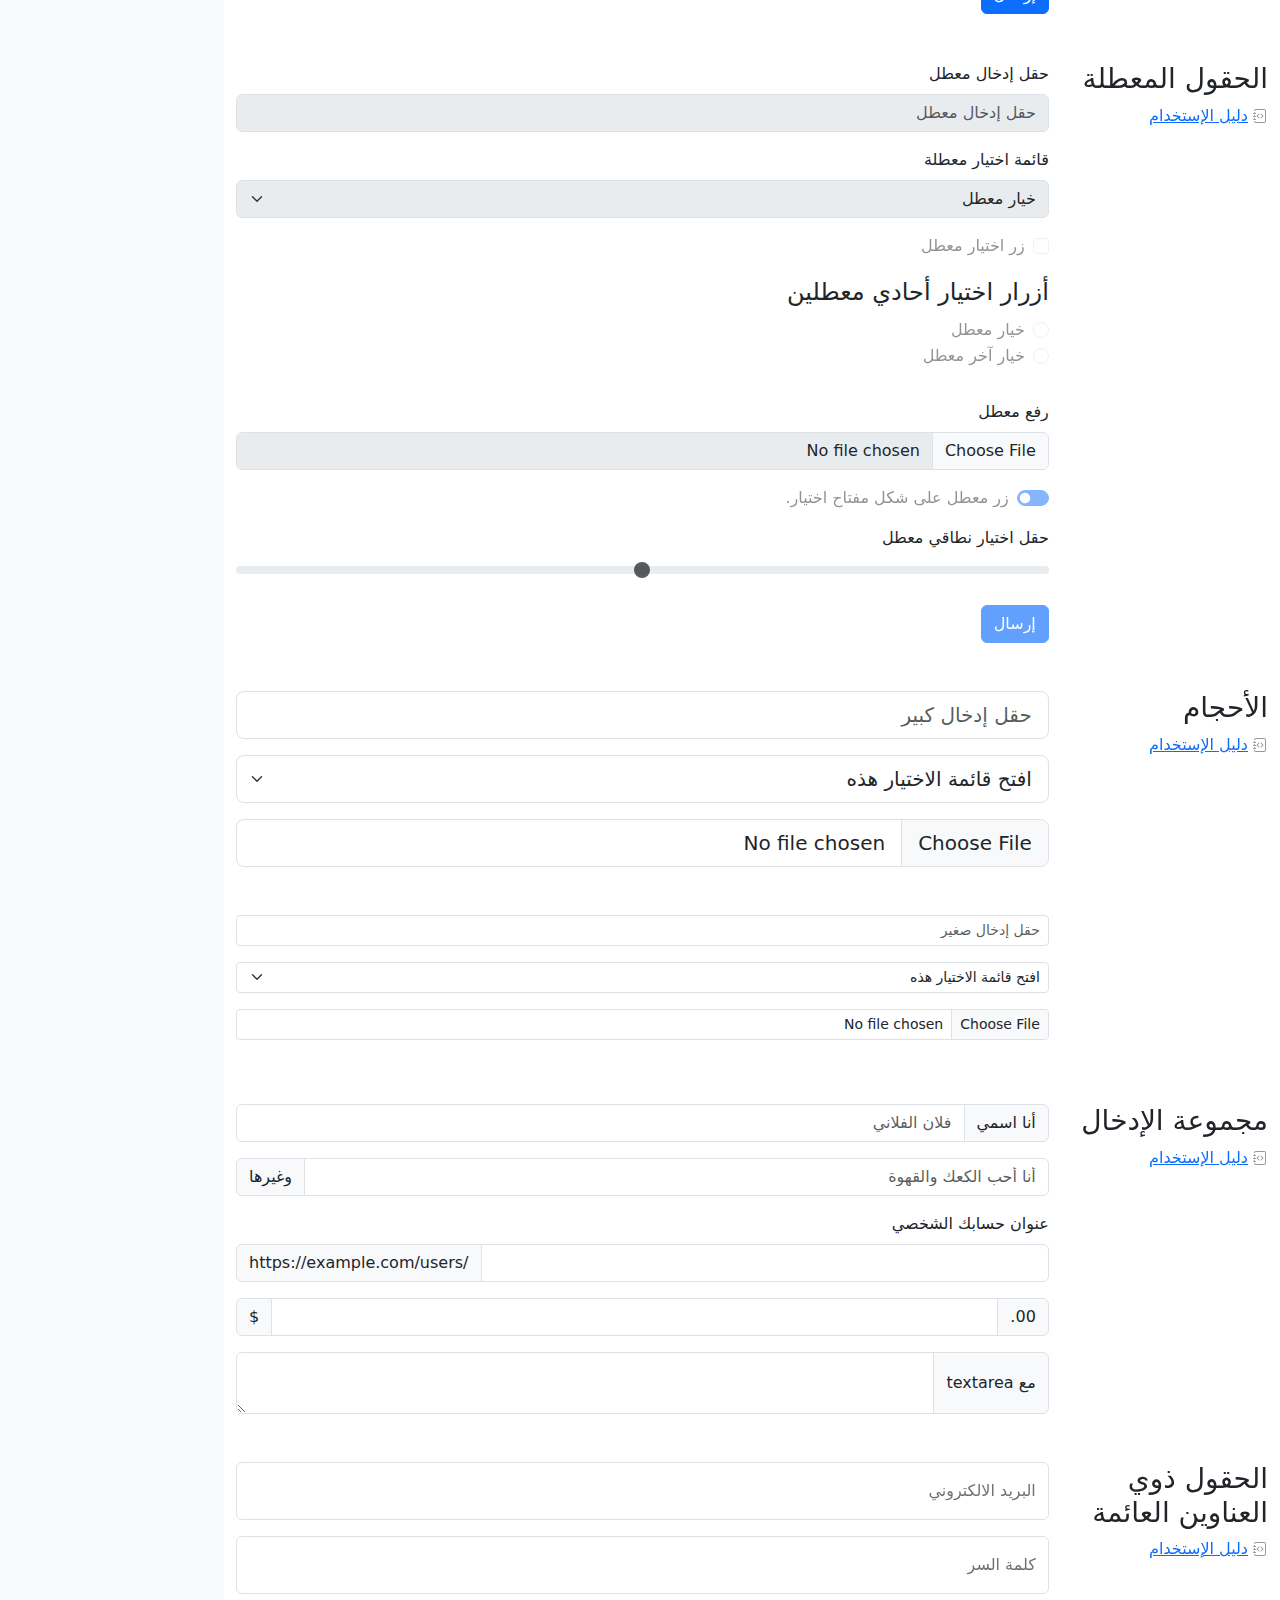
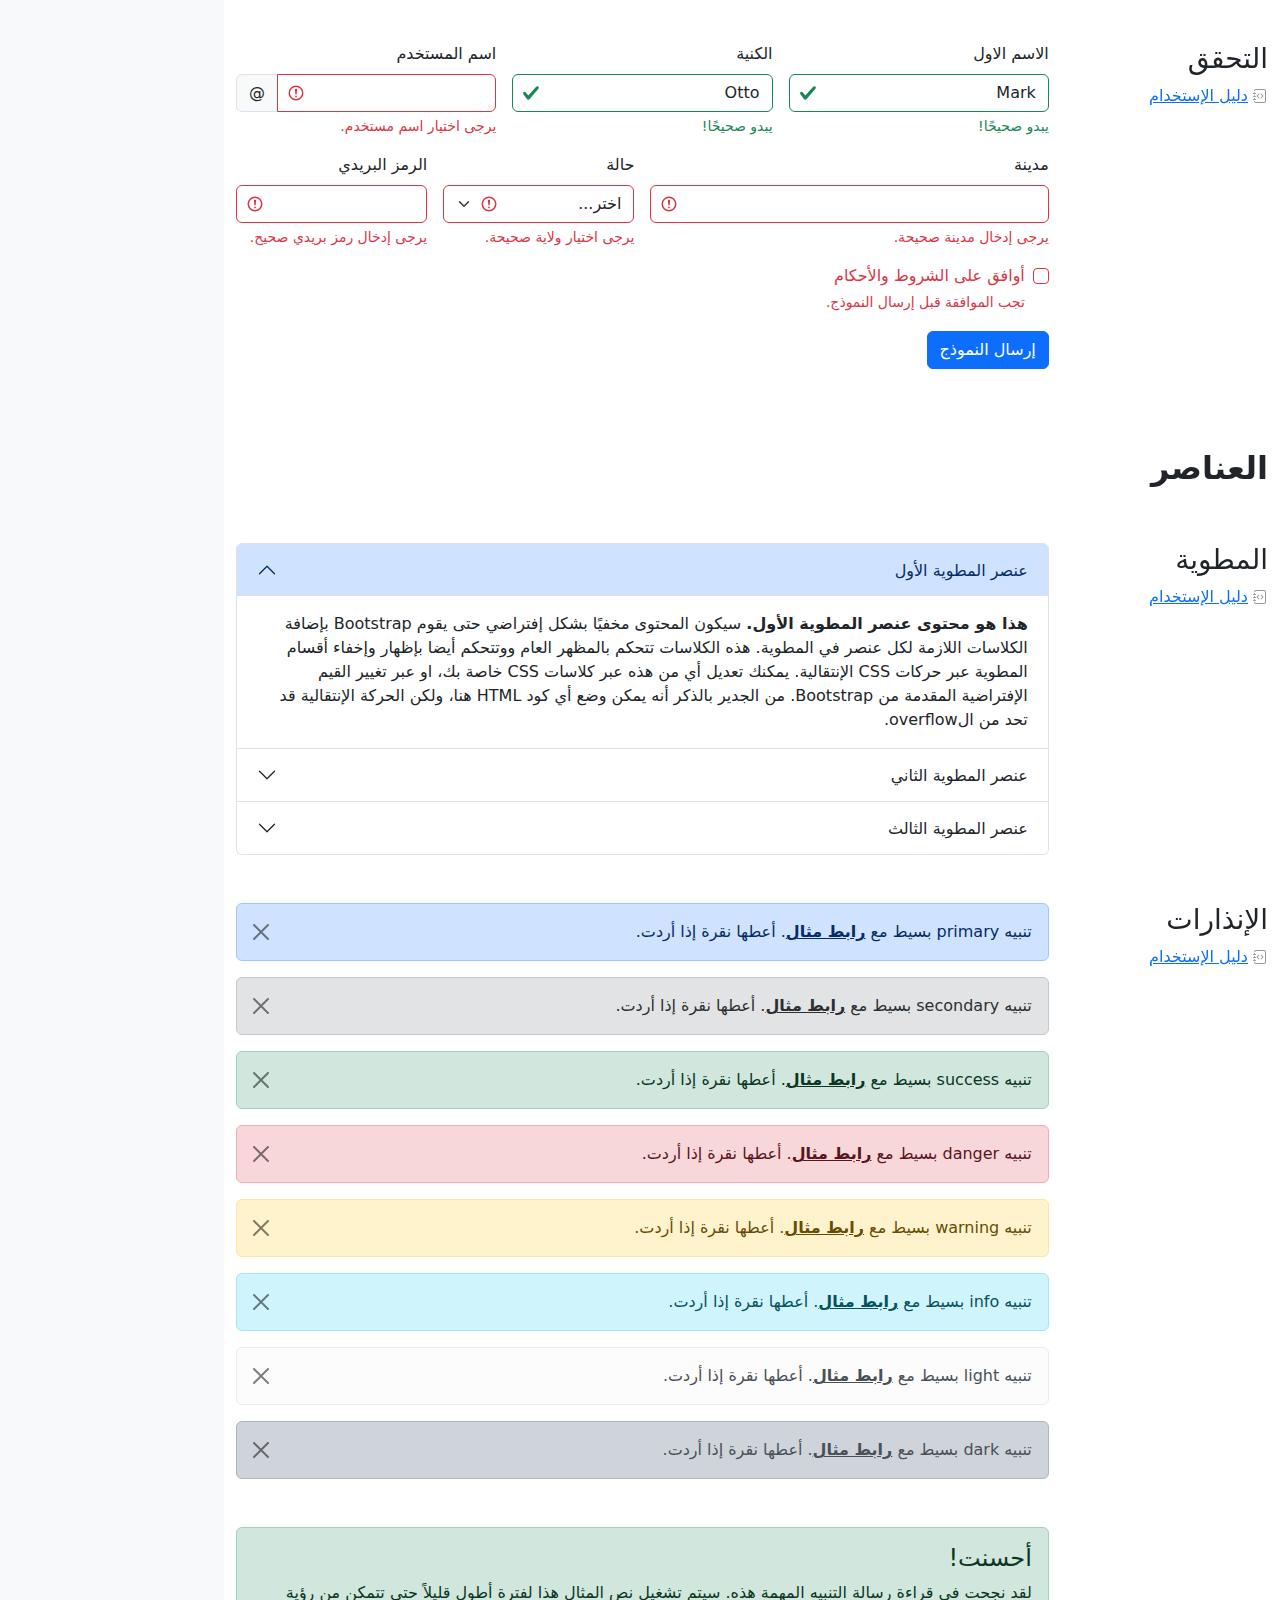
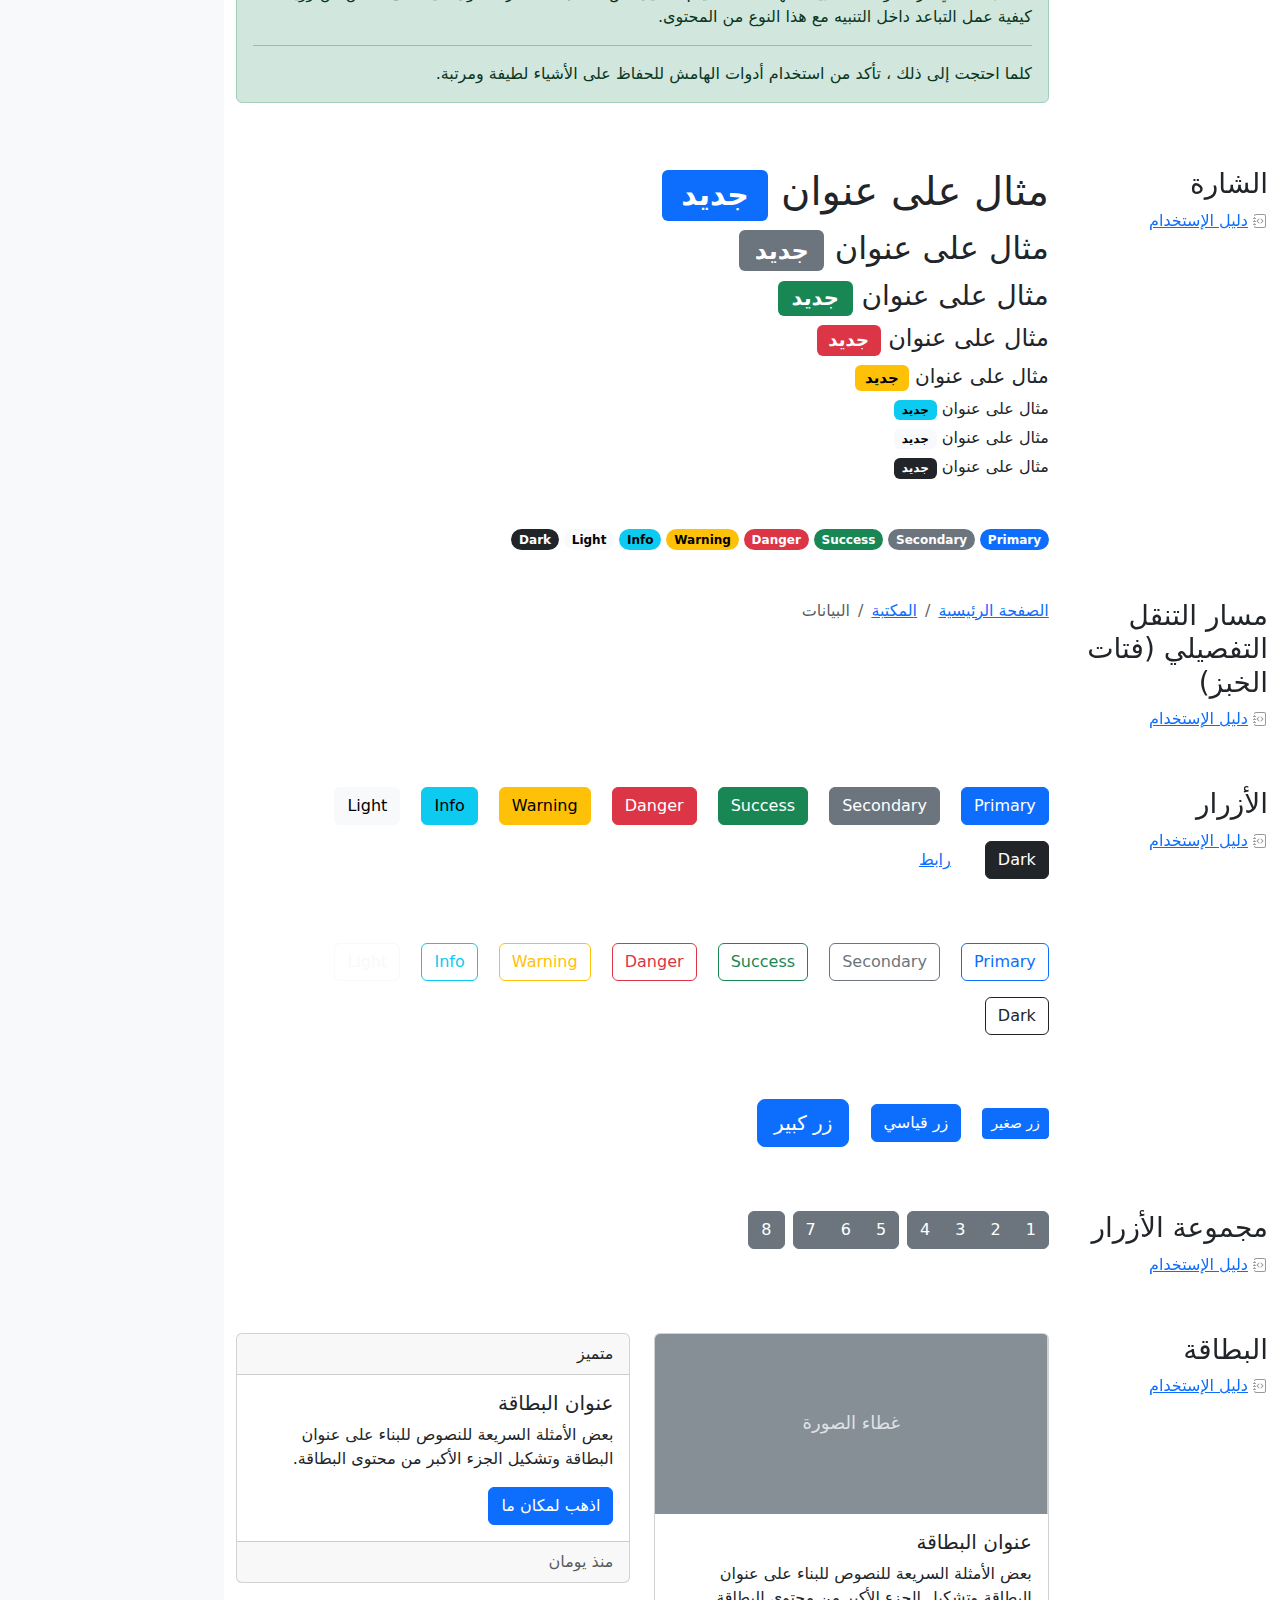
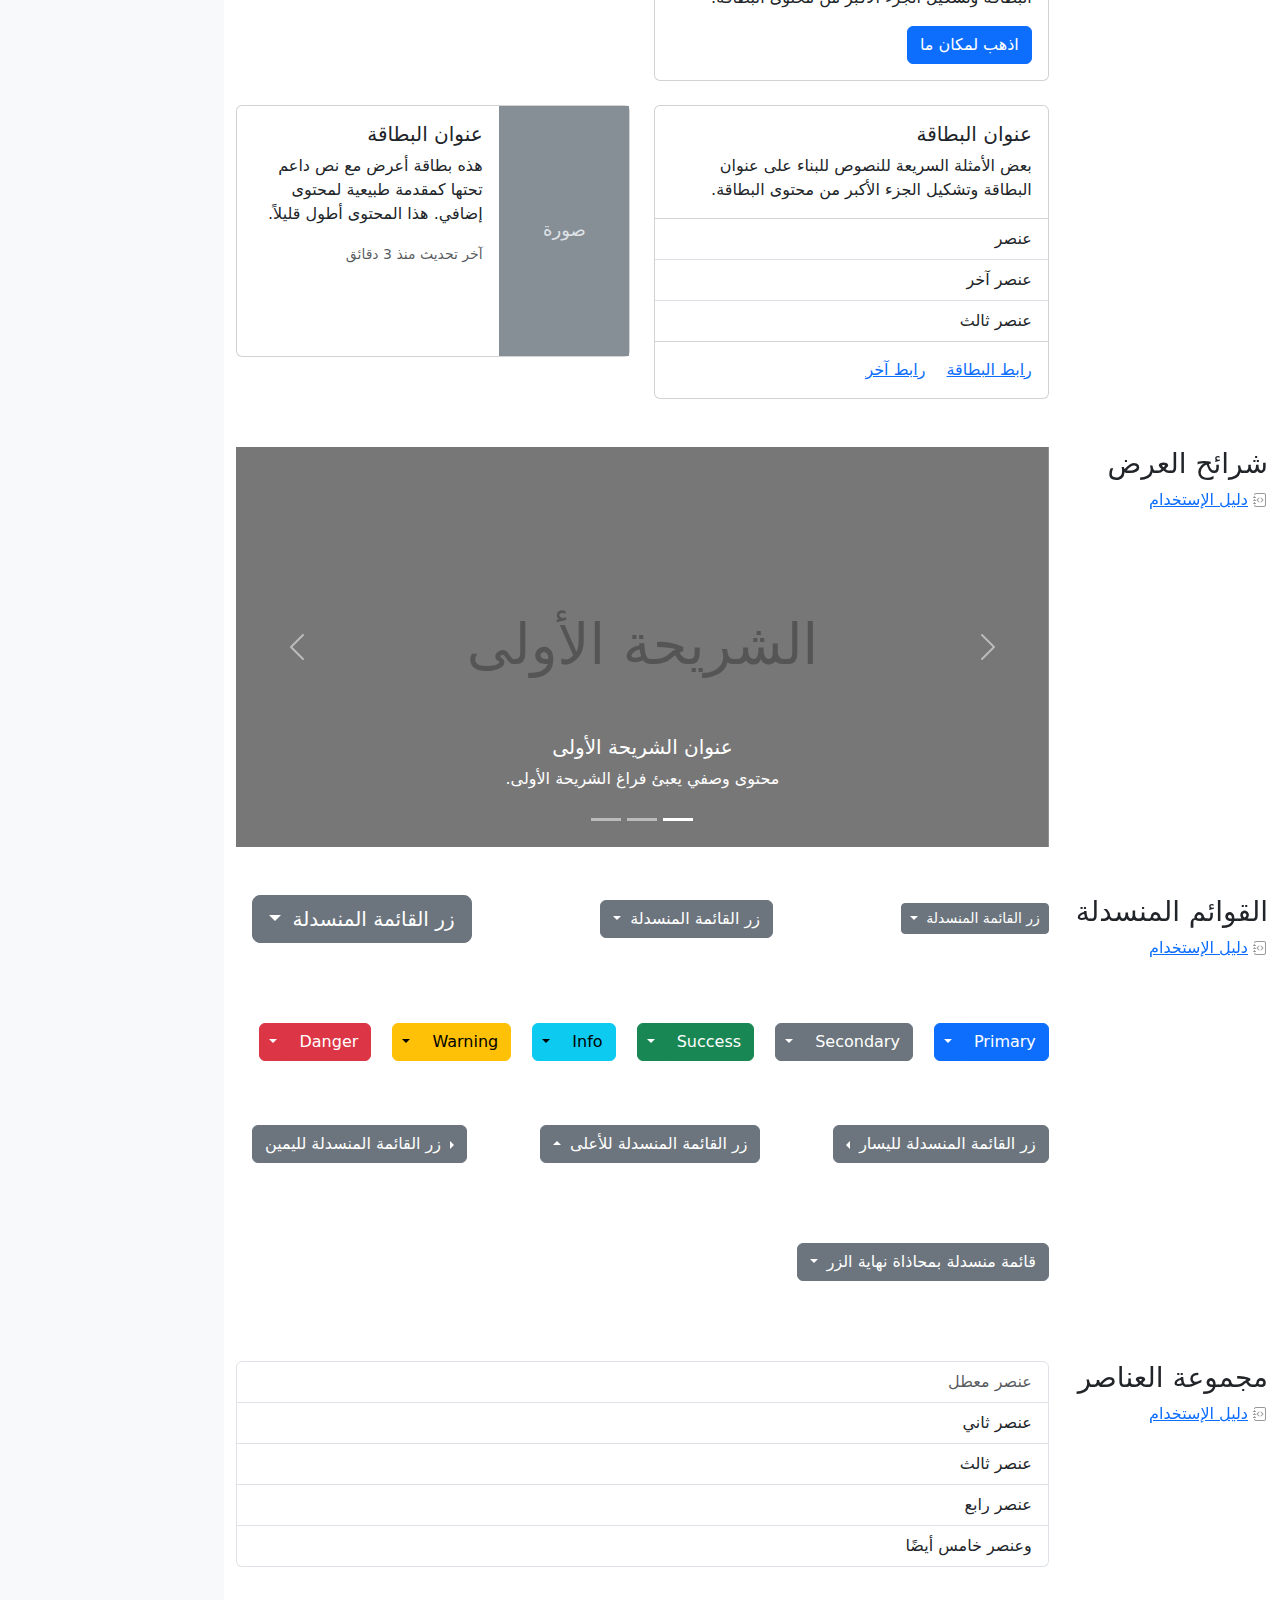
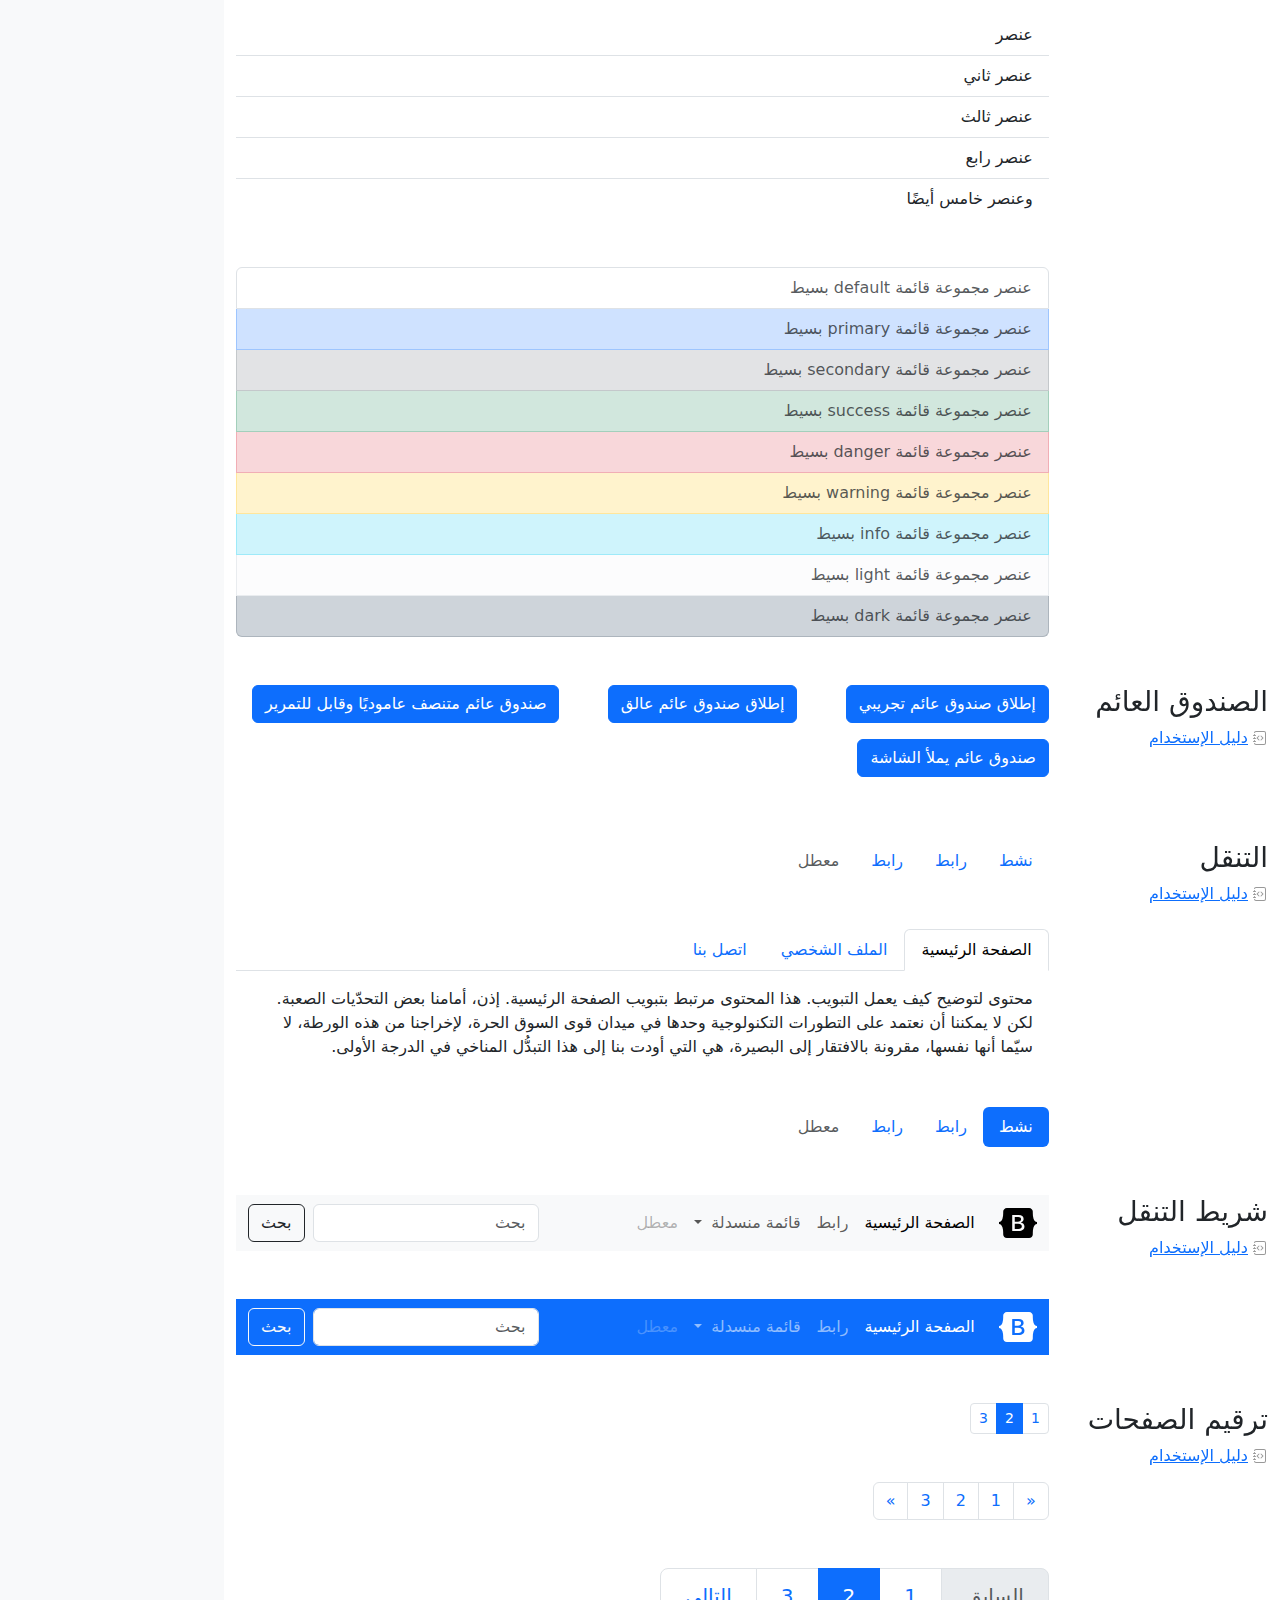
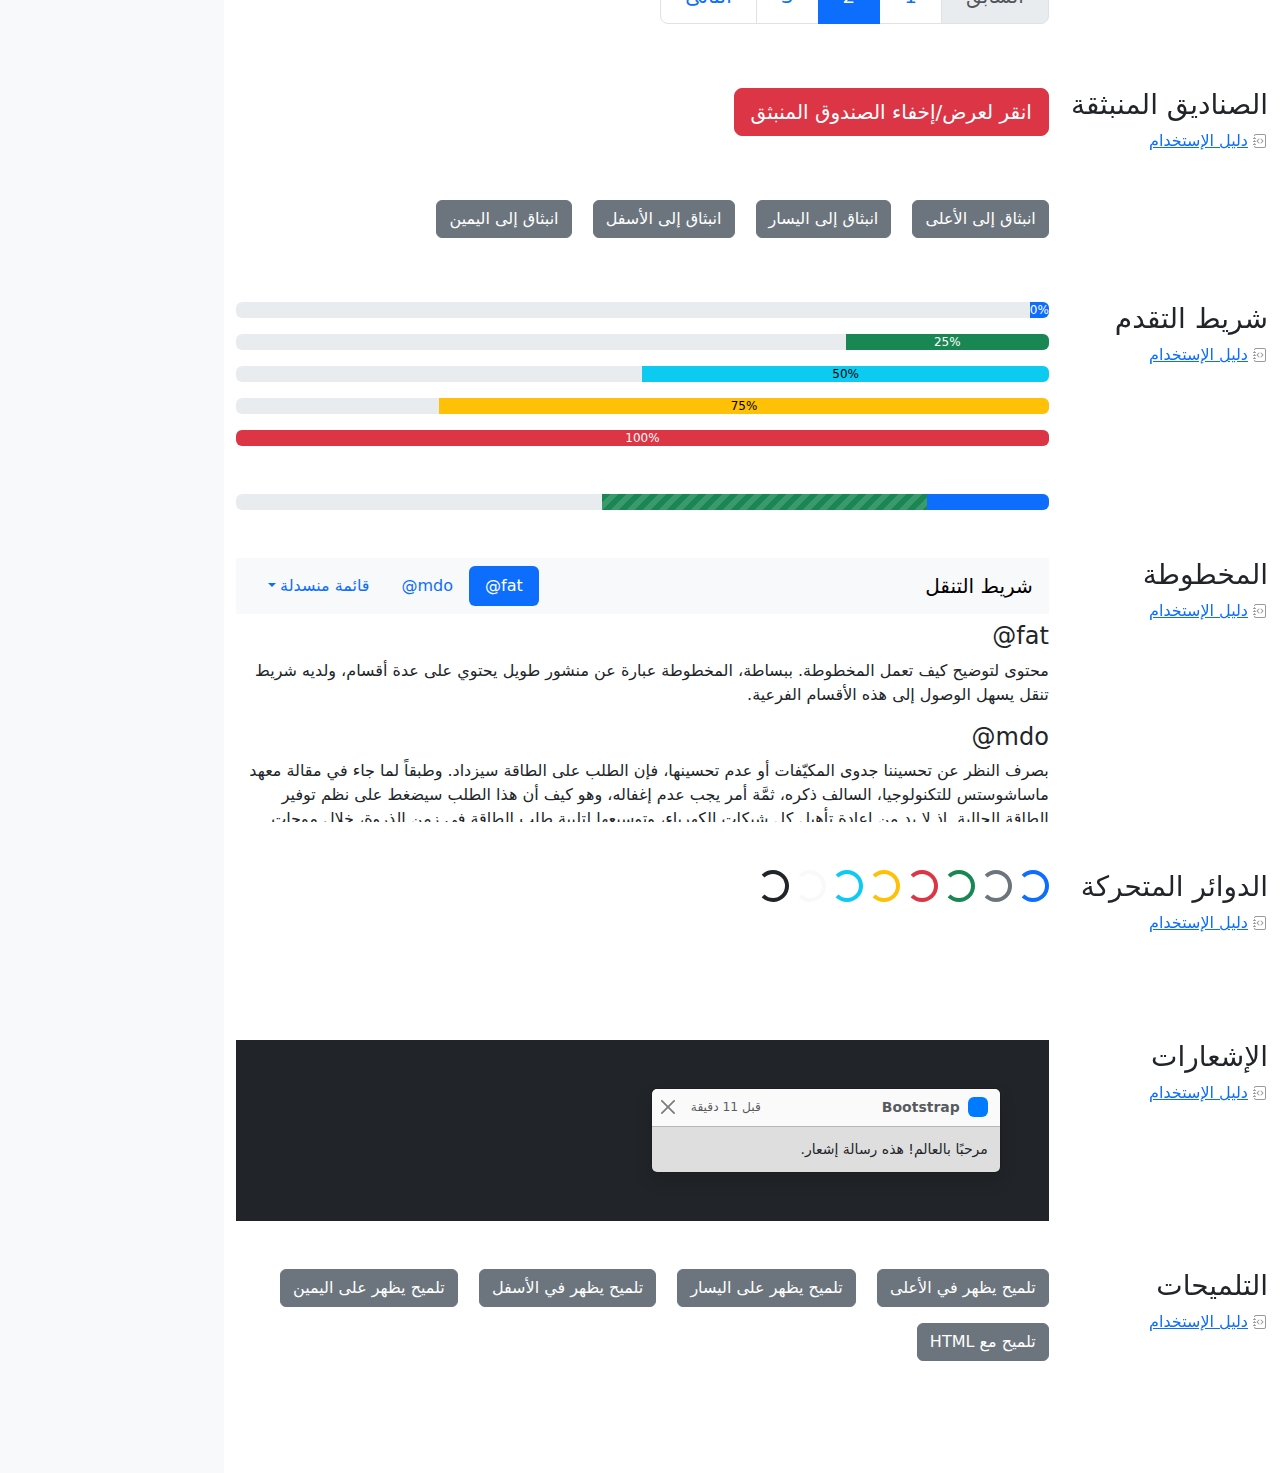
<file: image/bootstrap-5.3.8-examples/cheatsheet-rtl/index.html>
<!doctype html>
<html lang="ar" dir="rtl" data-bs-theme="auto">
  <head>
    <meta charset="utf-8" />
    <meta name="viewport" content="width=device-width, initial-scale=1" />
    <meta name="description" content="" />
    <meta
      name="author"
      content="Mark Otto, Jacob Thornton, and Bootstrap contributors"
    />
    <meta name="generator" content="Astro v5.13.2" />
    <title>ورقة الغش · Bootstrap v5.3</title>
    <link
      rel="canonical"
      href="https://getbootstrap.com/docs/5.3/examples/cheatsheet-rtl/"
    />
    <script src="../assets/js/color-modes.js"></script>
    <link href="../assets/dist/css/bootstrap.rtl.min.css" rel="stylesheet" />
    <meta name="theme-color" content="#712cf9" />
    <link href="../cheatsheet/cheatsheet.rtl.css" rel="stylesheet" />
    <style>
      .bd-placeholder-img {
        font-size: 1.125rem;
        text-anchor: middle;
        -webkit-user-select: none;
        -moz-user-select: none;
        user-select: none;
      }
      @media (min-width: 768px) {
        .bd-placeholder-img-lg {
          font-size: 3.5rem;
        }
      }
      .b-example-divider {
        width: 100%;
        height: 3rem;
        background-color: #0000001a;
        border: solid rgba(0, 0, 0, 0.15);
        border-width: 1px 0;
        box-shadow:
          inset 0 0.5em 1.5em #0000001a,
          inset 0 0.125em 0.5em #00000026;
      }
      .b-example-vr {
        flex-shrink: 0;
        width: 1.5rem;
        height: 100vh;
      }
      .bi {
        vertical-align: -0.125em;
        fill: currentColor;
      }
      .nav-scroller {
        position: relative;
        z-index: 2;
        height: 2.75rem;
        overflow-y: hidden;
      }
      .nav-scroller .nav {
        display: flex;
        flex-wrap: nowrap;
        padding-bottom: 1rem;
        margin-top: -1px;
        overflow-x: auto;
        text-align: center;
        white-space: nowrap;
        -webkit-overflow-scrolling: touch;
      }
      .btn-bd-primary {
        --bd-violet-bg: #712cf9;
        --bd-violet-rgb: 112.520718, 44.062154, 249.437846;
        --bs-btn-font-weight: 600;
        --bs-btn-color: var(--bs-white);
        --bs-btn-bg: var(--bd-violet-bg);
        --bs-btn-border-color: var(--bd-violet-bg);
        --bs-btn-hover-color: var(--bs-white);
        --bs-btn-hover-bg: #6528e0;
        --bs-btn-hover-border-color: #6528e0;
        --bs-btn-focus-shadow-rgb: var(--bd-violet-rgb);
        --bs-btn-active-color: var(--bs-btn-hover-color);
        --bs-btn-active-bg: #5a23c8;
        --bs-btn-active-border-color: #5a23c8;
      }
      .bd-mode-toggle {
        z-index: 1500;
      }
      .bd-mode-toggle .bi {
        width: 1em;
        height: 1em;
      }
      .bd-mode-toggle .dropdown-menu .active .bi {
        display: block !important;
      }
    </style>
  </head>
  <body class="bg-body-tertiary">
    <svg xmlns="http://www.w3.org/2000/svg" class="d-none">
      <symbol id="check2" viewBox="0 0 16 16">
        <path
          d="M13.854 3.646a.5.5 0 0 1 0 .708l-7 7a.5.5 0 0 1-.708 0l-3.5-3.5a.5.5 0 1 1 .708-.708L6.5 10.293l6.646-6.647a.5.5 0 0 1 .708 0z"
        ></path>
      </symbol>
      <symbol id="circle-half" viewBox="0 0 16 16">
        <path
          d="M8 15A7 7 0 1 0 8 1v14zm0 1A8 8 0 1 1 8 0a8 8 0 0 1 0 16z"
        ></path>
      </symbol>
      <symbol id="moon-stars-fill" viewBox="0 0 16 16">
        <path
          d="M6 .278a.768.768 0 0 1 .08.858 7.208 7.208 0 0 0-.878 3.46c0 4.021 3.278 7.277 7.318 7.277.527 0 1.04-.055 1.533-.16a.787.787 0 0 1 .81.316.733.733 0 0 1-.031.893A8.349 8.349 0 0 1 8.344 16C3.734 16 0 12.286 0 7.71 0 4.266 2.114 1.312 5.124.06A.752.752 0 0 1 6 .278z"
        ></path>
        <path
          d="M10.794 3.148a.217.217 0 0 1 .412 0l.387 1.162c.173.518.579.924 1.097 1.097l1.162.387a.217.217 0 0 1 0 .412l-1.162.387a1.734 1.734 0 0 0-1.097 1.097l-.387 1.162a.217.217 0 0 1-.412 0l-.387-1.162A1.734 1.734 0 0 0 9.31 6.593l-1.162-.387a.217.217 0 0 1 0-.412l1.162-.387a1.734 1.734 0 0 0 1.097-1.097l.387-1.162zM13.863.099a.145.145 0 0 1 .274 0l.258.774c.115.346.386.617.732.732l.774.258a.145.145 0 0 1 0 .274l-.774.258a1.156 1.156 0 0 0-.732.732l-.258.774a.145.145 0 0 1-.274 0l-.258-.774a1.156 1.156 0 0 0-.732-.732l-.774-.258a.145.145 0 0 1 0-.274l.774-.258c.346-.115.617-.386.732-.732L13.863.1z"
        ></path>
      </symbol>
      <symbol id="sun-fill" viewBox="0 0 16 16">
        <path
          d="M8 12a4 4 0 1 0 0-8 4 4 0 0 0 0 8zM8 0a.5.5 0 0 1 .5.5v2a.5.5 0 0 1-1 0v-2A.5.5 0 0 1 8 0zm0 13a.5.5 0 0 1 .5.5v2a.5.5 0 0 1-1 0v-2A.5.5 0 0 1 8 13zm8-5a.5.5 0 0 1-.5.5h-2a.5.5 0 0 1 0-1h2a.5.5 0 0 1 .5.5zM3 8a.5.5 0 0 1-.5.5h-2a.5.5 0 0 1 0-1h2A.5.5 0 0 1 3 8zm10.657-5.657a.5.5 0 0 1 0 .707l-1.414 1.415a.5.5 0 1 1-.707-.708l1.414-1.414a.5.5 0 0 1 .707 0zm-9.193 9.193a.5.5 0 0 1 0 .707L3.05 13.657a.5.5 0 0 1-.707-.707l1.414-1.414a.5.5 0 0 1 .707 0zm9.193 2.121a.5.5 0 0 1-.707 0l-1.414-1.414a.5.5 0 0 1 .707-.707l1.414 1.414a.5.5 0 0 1 0 .707zM4.464 4.465a.5.5 0 0 1-.707 0L2.343 3.05a.5.5 0 1 1 .707-.707l1.414 1.414a.5.5 0 0 1 0 .708z"
        ></path>
      </symbol>
    </svg>
    <div
      class="dropdown position-fixed bottom-0 end-0 mb-3 me-3 bd-mode-toggle"
    >
      <button
        class="btn btn-bd-primary py-2 dropdown-toggle d-flex align-items-center"
        id="bd-theme"
        type="button"
        aria-expanded="false"
        data-bs-toggle="dropdown"
        aria-label="Toggle theme (auto)"
      >
        <svg class="bi my-1 theme-icon-active" aria-hidden="true">
          <use href="#circle-half"></use>
        </svg>
        <span class="visually-hidden" id="bd-theme-text">Toggle theme</span>
      </button>
      <ul
        class="dropdown-menu dropdown-menu-end shadow"
        aria-labelledby="bd-theme-text"
      >
        <li>
          <button
            type="button"
            class="dropdown-item d-flex align-items-center"
            data-bs-theme-value="light"
            aria-pressed="false"
          >
            <svg class="bi me-2 opacity-50" aria-hidden="true">
              <use href="#sun-fill"></use>
            </svg>
            Light
            <svg class="bi ms-auto d-none" aria-hidden="true">
              <use href="#check2"></use>
            </svg>
          </button>
        </li>
        <li>
          <button
            type="button"
            class="dropdown-item d-flex align-items-center"
            data-bs-theme-value="dark"
            aria-pressed="false"
          >
            <svg class="bi me-2 opacity-50" aria-hidden="true">
              <use href="#moon-stars-fill"></use>
            </svg>
            Dark
            <svg class="bi ms-auto d-none" aria-hidden="true">
              <use href="#check2"></use>
            </svg>
          </button>
        </li>
        <li>
          <button
            type="button"
            class="dropdown-item d-flex align-items-center active"
            data-bs-theme-value="auto"
            aria-pressed="true"
          >
            <svg class="bi me-2 opacity-50" aria-hidden="true">
              <use href="#circle-half"></use>
            </svg>
            Auto
            <svg class="bi ms-auto d-none" aria-hidden="true">
              <use href="#check2"></use>
            </svg>
          </button>
        </li>
      </ul>
    </div>
    <header
      class="bd-header bg-dark py-3 d-flex align-items-stretch border-bottom border-dark"
    >
      <div class="container-fluid d-flex align-items-center">
        <h1 class="d-flex align-items-center fs-4 text-white mb-0">
          <img
            src="../assets/brand/bootstrap-logo-white.svg"
            width="38"
            height="30"
            class="me-3"
            alt="Bootstrap"
          />
          ورقة الغش
        </h1>
        <a
          href="../examples/cheatsheet/"
          class="ms-auto link-light"
          hreflang="en"
          >جدول بيانات LTR</a
        >
      </div>
    </header>
    <aside
      class="bd-aside sticky-xl-top text-body-secondary align-self-start mb-3 mb-xl-5 px-2"
    >
      <h2 class="h6 pt-4 pb-3 mb-4 border-bottom">على هذه الصفحة</h2>
      <nav class="small" id="toc">
        <ul class="list-unstyled">
          <li class="my-2">
            <button
              type="button"
              class="btn d-inline-flex align-items-center collapsed border-0"
              data-bs-toggle="collapse"
              aria-expanded="false"
              data-bs-target="#contents-collapse"
              aria-controls="contents-collapse"
            >
              المحتوى
            </button>
            <ul class="list-unstyled ps-3 collapse" id="contents-collapse">
              <li>
                <a
                  class="d-inline-flex align-items-center rounded text-decoration-none"
                  href="#typography"
                  >النصوص</a
                >
              </li>
              <li>
                <a
                  class="d-inline-flex align-items-center rounded text-decoration-none"
                  href="#images"
                  >الصور</a
                >
              </li>
              <li>
                <a
                  class="d-inline-flex align-items-center rounded text-decoration-none"
                  href="#tables"
                  >الجداول</a
                >
              </li>
              <li>
                <a
                  class="d-inline-flex align-items-center rounded text-decoration-none"
                  href="#figures"
                  >النماذج البيانية</a
                >
              </li>
            </ul>
          </li>
          <li class="my-2">
            <button
              type="button"
              class="btn d-inline-flex align-items-center collapsed border-0"
              data-bs-toggle="collapse"
              aria-expanded="false"
              data-bs-target="#forms-collapse"
              aria-controls="forms-collapse"
            >
              النماذج
            </button>
            <ul class="list-unstyled ps-3 collapse" id="forms-collapse">
              <li>
                <a
                  class="d-inline-flex align-items-center rounded text-decoration-none"
                  href="#overview"
                  >نظرة عامة</a
                >
              </li>
              <li>
                <a
                  class="d-inline-flex align-items-center rounded text-decoration-none"
                  href="#disabled-forms"
                  >الحقول المعطلة</a
                >
              </li>
              <li>
                <a
                  class="d-inline-flex align-items-center rounded text-decoration-none"
                  href="#sizing"
                  >الأحجام</a
                >
              </li>
              <li>
                <a
                  class="d-inline-flex align-items-center rounded text-decoration-none"
                  href="#input-group"
                  >مجموعة الإدخال</a
                >
              </li>
              <li>
                <a
                  class="d-inline-flex align-items-center rounded text-decoration-none"
                  href="#floating-labels"
                  >الحقول ذوي العناوين العائمة</a
                >
              </li>
              <li>
                <a
                  class="d-inline-flex align-items-center rounded text-decoration-none"
                  href="#validation"
                  >التحقق</a
                >
              </li>
            </ul>
          </li>
          <li class="my-2">
            <button
              type="button"
              class="btn d-inline-flex align-items-center collapsed border-0"
              data-bs-toggle="collapse"
              aria-expanded="false"
              data-bs-target="#components-collapse"
              aria-controls="components-collapse"
            >
              مكونات
            </button>
            <ul class="list-unstyled ps-3 collapse" id="components-collapse">
              <li>
                <a
                  class="d-inline-flex align-items-center rounded text-decoration-none"
                  href="#accordion"
                  >المطوية</a
                >
              </li>
              <li>
                <a
                  class="d-inline-flex align-items-center rounded text-decoration-none"
                  href="#alerts"
                  >الإنذارات</a
                >
              </li>
              <li>
                <a
                  class="d-inline-flex align-items-center rounded text-decoration-none"
                  href="#badge"
                  >الشارة</a
                >
              </li>
              <li>
                <a
                  class="d-inline-flex align-items-center rounded text-decoration-none"
                  href="#breadcrumb"
                  >مسار التنقل التفصيلي</a
                >
              </li>
              <li>
                <a
                  class="d-inline-flex align-items-center rounded text-decoration-none"
                  href="#buttons"
                  >الأزرار</a
                >
              </li>
              <li>
                <a
                  class="d-inline-flex align-items-center rounded text-decoration-none"
                  href="#button-group"
                  >مجموعة الأزرار</a
                >
              </li>
              <li>
                <a
                  class="d-inline-flex align-items-center rounded text-decoration-none"
                  href="#card"
                  >البطاقة</a
                >
              </li>
              <li>
                <a
                  class="d-inline-flex align-items-center rounded text-decoration-none"
                  href="#carousel"
                  >شرائح العرض</a
                >
              </li>
              <li>
                <a
                  class="d-inline-flex align-items-center rounded text-decoration-none"
                  href="#dropdowns"
                  >القوائم المنسدلة</a
                >
              </li>
              <li>
                <a
                  class="d-inline-flex align-items-center rounded text-decoration-none"
                  href="#list-group"
                  >مجموعة العناصر</a
                >
              </li>
              <li>
                <a
                  class="d-inline-flex align-items-center rounded text-decoration-none"
                  href="#modal"
                  >الصندوق العائم</a
                >
              </li>
              <li>
                <a
                  class="d-inline-flex align-items-center rounded text-decoration-none"
                  href="#navs"
                  >التنقل</a
                >
              </li>
              <li>
                <a
                  class="d-inline-flex align-items-center rounded text-decoration-none"
                  href="#navbar"
                  >شريط التنقل</a
                >
              </li>
              <li>
                <a
                  class="d-inline-flex align-items-center rounded text-decoration-none"
                  href="#pagination"
                  >ترقيم الصفحات</a
                >
              </li>
              <li>
                <a
                  class="d-inline-flex align-items-center rounded text-decoration-none"
                  href="#popovers"
                  >الصناديق المنبثقة</a
                >
              </li>
              <li>
                <a
                  class="d-inline-flex align-items-center rounded text-decoration-none"
                  href="#progress"
                  >شريط التقدم</a
                >
              </li>
              <li>
                <a
                  class="d-inline-flex align-items-center rounded text-decoration-none"
                  href="#scrollspy"
                  >المخطوطة</a
                >
              </li>
              <li>
                <a
                  class="d-inline-flex align-items-center rounded text-decoration-none"
                  href="#spinners"
                  >الدوائر المتحركة</a
                >
              </li>
              <li>
                <a
                  class="d-inline-flex align-items-center rounded text-decoration-none"
                  href="#toasts"
                  >الإشعارات</a
                >
              </li>
              <li>
                <a
                  class="d-inline-flex align-items-center rounded text-decoration-none"
                  href="#tooltips"
                  >التلميحات</a
                >
              </li>
            </ul>
          </li>
        </ul>
      </nav>
    </aside>
    <main class="bd-cheatsheet container-fluid bg-body">
      <section id="content">
        <h2 class="sticky-xl-top fw-bold pt-3 pt-xl-5 pb-2 pb-xl-3">المحتوى</h2>
        <article class="my-3" id="typography">
          <div
            class="bd-heading sticky-xl-top align-self-start mt-5 mb-3 mt-xl-0 mb-xl-2"
          >
            <h3>النصوص</h3>
            <a
              class="d-flex align-items-center"
              hreflang="en"
              href="../content/typography"
              >دليل الإستخدام</a
            >
          </div>
          <div>
            <div class="bd-example-snippet bd-code-snippet">
              <div class="bd-example m-0 border-0">
                <p class="display-1">العرض 1</p>
                <p class="display-2">العرض 2</p>
                <p class="display-3">العرض 3</p>
                <p class="display-4">العرض 4</p>
                <p class="display-5">العرض 5</p>
                <p class="display-6">العرض 6</p>
              </div>
            </div>
            <div class="bd-example-snippet bd-code-snippet">
              <div class="bd-example m-0 border-0">
                <p class="h1">عنوان 1</p>
                <p class="h2">عنوان 2</p>
                <p class="h3">عنوان 3</p>
                <p class="h4">عنوان 4</p>
                <p class="h5">عنوان 5</p>
                <p class="h6">عنوان 6</p>
              </div>
            </div>
            <div class="bd-example-snippet bd-code-snippet">
              <div class="bd-example m-0 border-0">
                <p class="lead">
                  هذه قطعة إملائية متميزة، فهي مصممة لتكون بارزة من بين القطع
                  الإملائية الأخرى.
                </p>
              </div>
            </div>
            <div class="bd-example-snippet bd-code-snippet">
              <div class="bd-example m-0 border-0">
                <p>يمكنك استخدام تصنيف mark <mark>لتحديد</mark> نص.</p>
                <p>
                  <del>من المفترض أن يتم التعامل مع هذا السطر كنص محذوف.</del>
                </p>
                <p>
                  <s
                    >من المفترض أن يتم التعامل مع هذا السطر على أنه لم يعد
                    دقيقًا.</s
                  >
                </p>
                <p>
                  <ins
                    >من المفترض أن يتم التعامل مع هذا السطر كإضافة إلى
                    المستند.</ins
                  >
                </p>
                <p><u>سيتم عرض النص في هذا السطر كما وتحته خط.</u></p>
                <p>
                  <small
                    >من المفترض أن يتم التعامل مع هذا السطر على أنه يحوي تفاصيل
                    صغيرة.</small
                  >
                </p>
                <p><strong>هذا السطر يحوي نص عريض.</strong></p>
                <p><em>هذا السطر يحوي نص مائل.</em></p>
              </div>
            </div>
            <div class="bd-example-snippet bd-code-snippet">
              <div class="bd-example m-0 border-0">
                <hr />
              </div>
            </div>
            <div class="bd-example-snippet bd-code-snippet">
              <div class="bd-example m-0 border-0">
                <blockquote class="blockquote">
                  <p>إقتباس مبهر، موضوع في عنصر blockquote</p>
                  <footer class="blockquote-footer">
                    شخص مشهور في
                    <cite title="عنوان المصدر"> عنوان المصدر </cite>
                  </footer>
                </blockquote>
              </div>
            </div>
            <div class="bd-example-snippet bd-code-snippet">
              <div class="bd-example m-0 border-0">
                <ul class="list-unstyled">
                  <li>هذه قائمة عناصر.</li>
                  <li>بالرغم من أنها مصممة كي لا تظهر كذلك.</li>
                  <li>إلا أنها مجهزة كـ قائمة خلف الكواليس</li>
                  <li>هذا التصميم ينطبق فقد على القائمة الرئيسية</li>
                  <li>
                    القوائم الفرعية
                    <ul>
                      <li>لا تتأثر بهذا التصميم</li>
                      <li>فهي تظهر عليها علامات الترقيم</li>
                      <li>وتحتوي على مساحة فارغة بجوارها</li>
                    </ul>
                  </li>
                  <li>قد يكون هذا التصميم مفيدًا في بعض الأحيان.</li>
                </ul>
              </div>
            </div>
            <div class="bd-example-snippet bd-code-snippet">
              <div class="bd-example m-0 border-0">
                <ul class="list-inline">
                  <li class="list-inline-item">هذا عنصر في قائمة.</li>
                  <li class="list-inline-item">وهذا أيضًا.</li>
                  <li class="list-inline-item">لكنهم يظهرون متجاورين.</li>
                </ul>
              </div>
            </div>
          </div>
        </article>
        <article class="my-3" id="images">
          <div
            class="bd-heading sticky-xl-top align-self-start mt-5 mb-3 mt-xl-0 mb-xl-2"
          >
            <h3>الصور</h3>
            <a
              class="d-flex align-items-center"
              hreflang="en"
              href="../content/images"
              >دليل الإستخدام</a
            >
          </div>
          <div>
            <div class="bd-example-snippet bd-code-snippet">
              <div class="bd-example m-0 border-0">
                <svg
                  aria-label="Placeholder: صورة مستجيبة"
                  class="bd-placeholder-img bd-placeholder-img-lg img-fluid"
                  height="250"
                  preserveAspectRatio="xMidYMid slice"
                  role="img"
                  width="100%"
                  xmlns="http://www.w3.org/2000/svg"
                >
                  <title>Placeholder</title>
                  <rect width="100%" height="100%" fill="#868e96" />
                  <text x="50%" y="50%" fill="#dee2e6" dy=".3em">
                    صورة مستجيبة
                  </text>
                </svg>
              </div>
            </div>
            <div class="bd-example-snippet bd-code-snippet">
              <div class="bd-example m-0 border-0">
                <svg
                  aria-label="صورة عنصر نائب مربع عام مع حدود بيضاء حولها ، مما يجعلها تشبه صورة تم التقاطها بكاميرا فورية قديمة: 200x200"
                  class="bd-placeholder-img img-thumbnail"
                  height="200"
                  preserveAspectRatio="xMidYMid slice"
                  role="img"
                  width="200"
                  xmlns="http://www.w3.org/2000/svg"
                >
                  <title>
                    صورة عنصر نائب مربع عام مع حدود بيضاء حولها ، مما يجعلها
                    تشبه صورة تم التقاطها بكاميرا فورية قديمة
                  </title>
                  <rect width="100%" height="100%" fill="#868e96" />
                  <text x="50%" y="50%" fill="#dee2e6" dy=".3em">200x200</text>
                </svg>
              </div>
            </div>
          </div>
        </article>
        <article class="my-3" id="tables">
          <div
            class="bd-heading sticky-xl-top align-self-start mt-5 mb-3 mt-xl-0 mb-xl-2"
          >
            <h3>الجداول</h3>
            <a
              class="d-flex align-items-center"
              hreflang="en"
              href="../content/tables"
              >دليل الإستخدام</a
            >
          </div>
          <div>
            <div class="bd-example-snippet bd-code-snippet">
              <div class="bd-example m-0 border-0">
                <table class="table table-striped">
                  <thead>
                    <tr>
                      <th scope="col">#</th>
                      <th scope="col">الاسم الاول</th>
                      <th scope="col">الكنية</th>
                      <th scope="col">الاسم المستعار</th>
                    </tr>
                  </thead>
                  <tbody>
                    <tr>
                      <th scope="row">1</th>
                      <td>Mark</td>
                      <td>Otto</td>
                      <td><bdo lang="en" dir="ltr">@mdo</bdo></td>
                    </tr>
                    <tr>
                      <th scope="row">2</th>
                      <td>Jacob</td>
                      <td>Thornton</td>
                      <td><bdo lang="en" dir="ltr">@fat</bdo></td>
                    </tr>
                    <tr>
                      <th scope="row">3</th>
                      <td>John</td>
                      <td>Doe</td>
                      <td><bdo lang="en" dir="ltr">@social</bdo></td>
                    </tr>
                  </tbody>
                </table>
              </div>
            </div>
            <div class="bd-example-snippet bd-code-snippet">
              <div class="bd-example m-0 border-0">
                <table class="table table-dark table-borderless">
                  <thead>
                    <tr>
                      <th scope="col">#</th>
                      <th scope="col">الاسم الاول</th>
                      <th scope="col">الكنية</th>
                      <th scope="col">الاسم المستعار</th>
                    </tr>
                  </thead>
                  <tbody>
                    <tr>
                      <th scope="row">1</th>
                      <td>Mark</td>
                      <td>Otto</td>
                      <td><bdo lang="en" dir="ltr">@mdo</bdo></td>
                    </tr>
                    <tr>
                      <th scope="row">2</th>
                      <td>Jacob</td>
                      <td>Thornton</td>
                      <td><bdo lang="en" dir="ltr">@fat</bdo></td>
                    </tr>
                    <tr>
                      <th scope="row">3</th>
                      <td>John</td>
                      <td>Doe</td>
                      <td><bdo lang="en" dir="ltr">@social</bdo></td>
                    </tr>
                  </tbody>
                </table>
              </div>
            </div>
            <div class="bd-example-snippet bd-code-snippet">
              <div class="bd-example m-0 border-0">
                <table class="table table-hover">
                  <thead>
                    <tr>
                      <th scope="col">Class</th>
                      <th scope="col">عنوان</th>
                      <th scope="col">عنوان</th>
                    </tr>
                  </thead>
                  <tbody>
                    <tr>
                      <th scope="row">Default</th>
                      <td>خلية</td>
                      <td>خلية</td>
                    </tr>
                    <tr class="table-primary">
                      <th scope="row">Primary</th>
                      <td>خلية</td>
                      <td>خلية</td>
                    </tr>
                    <tr class="table-secondary">
                      <th scope="row">Secondary</th>
                      <td>خلية</td>
                      <td>خلية</td>
                    </tr>
                    <tr class="table-success">
                      <th scope="row">Success</th>
                      <td>خلية</td>
                      <td>خلية</td>
                    </tr>
                    <tr class="table-danger">
                      <th scope="row">Danger</th>
                      <td>خلية</td>
                      <td>خلية</td>
                    </tr>
                    <tr class="table-warning">
                      <th scope="row">Warning</th>
                      <td>خلية</td>
                      <td>خلية</td>
                    </tr>
                    <tr class="table-info">
                      <th scope="row">Info</th>
                      <td>خلية</td>
                      <td>خلية</td>
                    </tr>
                    <tr class="table-light">
                      <th scope="row">Light</th>
                      <td>خلية</td>
                      <td>خلية</td>
                    </tr>
                    <tr class="table-dark">
                      <th scope="row">Dark</th>
                      <td>خلية</td>
                      <td>خلية</td>
                    </tr>
                  </tbody>
                </table>
              </div>
            </div>
            <div class="bd-example-snippet bd-code-snippet">
              <div class="bd-example m-0 border-0">
                <table class="table table-sm table-bordered">
                  <thead>
                    <tr>
                      <th scope="col">#</th>
                      <th scope="col">الاسم الاول</th>
                      <th scope="col">الكنية</th>
                      <th scope="col">الاسم المستعار</th>
                    </tr>
                  </thead>
                  <tbody>
                    <tr>
                      <th scope="row">1</th>
                      <td>Mark</td>
                      <td>Otto</td>
                      <td><bdo lang="en" dir="ltr">@mdo</bdo></td>
                    </tr>
                    <tr>
                      <th scope="row">2</th>
                      <td>Jacob</td>
                      <td>Thornton</td>
                      <td><bdo lang="en" dir="ltr">@fat</bdo></td>
                    </tr>
                    <tr>
                      <th scope="row">3</th>
                      <td>John</td>
                      <td>Doe</td>
                      <td><bdo lang="en" dir="ltr">@social</bdo></td>
                    </tr>
                  </tbody>
                </table>
              </div>
            </div>
          </div>
        </article>
        <article class="my-3" id="figures">
          <div
            class="bd-heading sticky-xl-top align-self-start mt-5 mb-3 mt-xl-0 mb-xl-2"
          >
            <h3>النماذج البيانية</h3>
            <a
              class="d-flex align-items-center"
              hreflang="en"
              href="../content/figures"
              >دليل الإستخدام</a
            >
          </div>
          <div>
            <div class="bd-example-snippet bd-code-snippet">
              <div class="bd-example m-0 border-0">
                <figure class="figure">
                  <svg
                    aria-label="Placeholder: 400x300"
                    class="bd-placeholder-img figure-img img-fluid rounded"
                    height="300"
                    preserveAspectRatio="xMidYMid slice"
                    role="img"
                    width="400"
                    xmlns="http://www.w3.org/2000/svg"
                  >
                    <title>Placeholder</title>
                    <rect width="100%" height="100%" fill="#868e96" />
                    <text x="50%" y="50%" fill="#dee2e6" dy=".3em">
                      400x300
                    </text>
                  </svg>
                  <figcaption class="figure-caption">
                    شرح للصورة أعلاه.
                  </figcaption>
                </figure>
              </div>
            </div>
          </div>
        </article>
      </section>
      <section id="forms">
        <h2 class="sticky-xl-top fw-bold pt-3 pt-xl-5 pb-2 pb-xl-3">النماذج</h2>
        <article class="my-3" id="overview">
          <div
            class="bd-heading sticky-xl-top align-self-start mt-5 mb-3 mt-xl-0 mb-xl-2"
          >
            <h3>نظرة عامة</h3>
            <a
              class="d-flex align-items-center"
              hreflang="en"
              href="../forms/overview/"
              >دليل الإستخدام</a
            >
          </div>
          <div>
            <div class="bd-example-snippet bd-code-snippet">
              <div class="bd-example m-0 border-0">
                <form>
                  <div class="mb-3">
                    <label for="exampleInputEmail1" class="form-label"
                      >البريد الإلكتروني</label
                    >
                    <input
                      type="email"
                      class="form-control"
                      id="exampleInputEmail1"
                      aria-describedby="emailHelp"
                    />
                    <div id="emailHelp" class="form-text">
                      لن نقوم بمشاركة بريدك الإلكتروني مع أي شخص آخر.
                    </div>
                  </div>
                  <div class="mb-3">
                    <label for="exampleInputPassword1" class="form-label"
                      >كلمة السر</label
                    >
                    <input
                      type="password"
                      class="form-control"
                      id="exampleInputPassword1"
                    />
                  </div>
                  <div class="mb-3">
                    <label for="exampleSelect" class="form-label"
                      >قائمة اختيار</label
                    >
                    <select class="form-select" id="exampleSelect">
                      <option selected>افتح قائمة الاختيار هذه</option>
                      <option value="1">واحد</option>
                      <option value="2">اثنان</option>
                      <option value="3">ثلاثة</option>
                    </select>
                  </div>
                  <div class="mb-3 form-check">
                    <input
                      type="checkbox"
                      class="form-check-input"
                      id="exampleCheck1"
                    />
                    <label class="form-check-label" for="exampleCheck1"
                      >اخترني</label
                    >
                  </div>
                  <fieldset class="mb-3">
                    <legend>أزرار الاختيار الأحادي</legend>
                    <div class="form-check">
                      <input
                        type="radio"
                        name="radios"
                        class="form-check-input"
                        id="exampleRadio1"
                        checked
                      />
                      <label class="form-check-label" for="exampleRadio1"
                        >الخيار الافتراضي</label
                      >
                    </div>
                    <div class="mb-3 form-check">
                      <input
                        type="radio"
                        name="radios"
                        class="form-check-input"
                        id="exampleRadio2"
                      />
                      <label class="form-check-label" for="exampleRadio2"
                        >خيار آخر</label
                      >
                    </div>
                  </fieldset>
                  <div class="mb-3">
                    <label class="form-label" for="customFile">رفع</label>
                    <input type="file" class="form-control" id="customFile" />
                  </div>
                  <div class="mb-3 form-check form-switch">
                    <input
                      class="form-check-input"
                      type="checkbox"
                      role="switch"
                      id="switchCheckChecked"
                      checked
                    />
                    <label class="form-check-label" for="switchCheckChecked"
                      >زر على شكل مفتاح اختيار.</label
                    >
                  </div>
                  <div class="mb-3">
                    <label for="customRange3" class="form-label"
                      >مثال على حقل اختيار نطاقي</label
                    >
                    <input
                      type="range"
                      class="form-range"
                      min="0"
                      max="5"
                      step="0.5"
                      id="customRange3"
                    />
                  </div>
                  <button type="submit" class="btn btn-primary">إرسال</button>
                </form>
              </div>
            </div>
          </div>
        </article>
        <article class="my-3" id="disabled-forms">
          <div
            class="bd-heading sticky-xl-top align-self-start mt-5 mb-3 mt-xl-0 mb-xl-2"
          >
            <h3>الحقول المعطلة</h3>
            <a
              class="d-flex align-items-center"
              hreflang="en"
              href="../forms/overview/#disabled-forms"
              >دليل الإستخدام</a
            >
          </div>
          <div>
            <div class="bd-example-snippet bd-code-snippet">
              <div class="bd-example m-0 border-0">
                <form>
                  <fieldset
                    disabled
                    aria-label="مثال على مجموعة الحقول المعطلة"
                  >
                    <div class="mb-3">
                      <label for="disabledTextInput" class="form-label"
                        >حقل إدخال معطل</label
                      >
                      <input
                        type="text"
                        id="disabledTextInput"
                        class="form-control"
                        placeholder="حقل إدخال معطل"
                      />
                    </div>
                    <div class="mb-3">
                      <label for="disabledSelect" class="form-label"
                        >قائمة اختيار معطلة</label
                      >
                      <select id="disabledSelect" class="form-select">
                        <option>خيار معطل</option>
                      </select>
                    </div>
                    <div class="mb-3">
                      <div class="form-check">
                        <input
                          class="form-check-input"
                          type="checkbox"
                          id="disabledFieldsetCheck"
                          disabled
                        />
                        <label
                          class="form-check-label"
                          for="disabledFieldsetCheck"
                        >
                          زر اختيار معطل
                        </label>
                      </div>
                    </div>
                    <fieldset class="mb-3">
                      <legend>أزرار اختيار أحادي معطلين</legend>
                      <div class="form-check">
                        <input
                          type="radio"
                          name="radios"
                          class="form-check-input"
                          id="disabledRadio1"
                          disabled
                        />
                        <label class="form-check-label" for="disabledRadio1"
                          >خيار معطل</label
                        >
                      </div>
                      <div class="mb-3 form-check">
                        <input
                          type="radio"
                          name="radios"
                          class="form-check-input"
                          id="disabledRadio2"
                          disabled
                        />
                        <label class="form-check-label" for="disabledRadio2"
                          >خيار آخر معطل</label
                        >
                      </div>
                    </fieldset>
                    <div class="mb-3">
                      <label class="form-label" for="disabledCustomFile"
                        >رفع معطل</label
                      >
                      <input
                        type="file"
                        class="form-control"
                        id="disabledCustomFile"
                        disabled
                      />
                    </div>
                    <div class="mb-3 form-check form-switch">
                      <input
                        class="form-check-input"
                        type="checkbox"
                        role="switch"
                        id="disabledSwitchCheckChecked"
                        checked
                        disabled
                      />
                      <label
                        class="form-check-label"
                        for="disabledSwitchCheckChecked"
                        >زر معطل على شكل مفتاح اختيار.</label
                      >
                    </div>
                    <div class="mb-3">
                      <label for="disabledRange" class="form-label"
                        >حقل اختيار نطاقي معطل</label
                      >
                      <input
                        type="range"
                        class="form-range"
                        min="0"
                        max="5"
                        step="0.5"
                        id="disabledRange"
                      />
                    </div>
                    <button type="submit" class="btn btn-primary">إرسال</button>
                  </fieldset>
                </form>
              </div>
            </div>
          </div>
        </article>
        <article class="my-3" id="sizing">
          <div
            class="bd-heading sticky-xl-top align-self-start mt-5 mb-3 mt-xl-0 mb-xl-2"
          >
            <h3>الأحجام</h3>
            <a
              class="d-flex align-items-center"
              hreflang="en"
              href="../forms/form-control#sizing"
              >دليل الإستخدام</a
            >
          </div>
          <div>
            <div class="bd-example-snippet bd-code-snippet">
              <div class="bd-example m-0 border-0">
                <div class="mb-3">
                  <input
                    class="form-control form-control-lg"
                    type="text"
                    placeholder="حقل إدخال كبير"
                    aria-label=".form-control-lg مثال"
                  />
                </div>
                <div class="mb-3">
                  <select
                    class="form-select form-select-lg"
                    aria-label=".form-select-lg مثال"
                  >
                    <option selected>افتح قائمة الاختيار هذه</option>
                    <option value="1">واحد</option>
                    <option value="2">اثنان</option>
                    <option value="3">ثلاثة</option>
                  </select>
                </div>
                <div class="mb-3">
                  <input
                    type="file"
                    class="form-control form-control-lg"
                    aria-label="مثال على إدخال ملف كبير"
                  />
                </div>
              </div>
            </div>
            <div class="bd-example-snippet bd-code-snippet">
              <div class="bd-example m-0 border-0">
                <div class="mb-3">
                  <input
                    class="form-control form-control-sm"
                    type="text"
                    placeholder="حقل إدخال صغير"
                    aria-label=".form-control-sm مثال"
                  />
                </div>
                <div class="mb-3">
                  <select
                    class="form-select form-select-sm"
                    aria-label=".form-select-sm مثال"
                  >
                    <option selected>افتح قائمة الاختيار هذه</option>
                    <option value="1">واحد</option>
                    <option value="2">اثنان</option>
                    <option value="3">ثلاثة</option>
                  </select>
                </div>
                <div class="mb-3">
                  <input
                    type="file"
                    class="form-control form-control-sm"
                    aria-label="مثال على إدخال ملف صغير"
                  />
                </div>
              </div>
            </div>
          </div>
        </article>
        <article class="my-3" id="input-group">
          <div
            class="bd-heading sticky-xl-top align-self-start mt-5 mb-3 mt-xl-0 mb-xl-2"
          >
            <h3>مجموعة الإدخال</h3>
            <a
              class="d-flex align-items-center"
              hreflang="en"
              href="../forms/input-group"
              >دليل الإستخدام</a
            >
          </div>
          <div>
            <div class="bd-example-snippet bd-code-snippet">
              <div class="bd-example m-0 border-0">
                <div class="input-group mb-3">
                  <span class="input-group-text" id="basic-addon1"
                    >أنا اسمي</span
                  >
                  <input
                    type="text"
                    class="form-control"
                    placeholder="فلان الفلاني"
                    aria-label="الاسم"
                    aria-describedby="basic-addon1"
                  />
                </div>
                <div class="input-group mb-3">
                  <input
                    type="text"
                    class="form-control"
                    placeholder="أنا أحب الكعك والقهوة"
                    aria-label="الطعام المفضل"
                    aria-describedby="basic-addon2"
                  />
                  <span class="input-group-text" id="basic-addon2">وغيرها</span>
                </div>
                <label for="basic-url" class="form-label"
                  >عنوان حسابك الشخصي</label
                >
                <div class="input-group mb-3">
                  <input
                    type="text"
                    class="form-control"
                    id="basic-url"
                    aria-describedby="basic-addon3"
                  />
                  <span class="input-group-text" id="basic-addon3"
                    ><bdo lang="en" dir="ltr"
                      >https://example.com/users/</bdo
                    ></span
                  >
                </div>
                <div class="input-group mb-3">
                  <span class="input-group-text"
                    ><bdo lang="en" dir="ltr">.00</bdo></span
                  >
                  <input
                    type="text"
                    class="form-control"
                    aria-label="المبلغ (لأقرب دولار)"
                  />
                  <span class="input-group-text">$</span>
                </div>
                <div class="input-group">
                  <span class="input-group-text">مع textarea</span>
                  <textarea
                    class="form-control"
                    aria-label="مع textarea"
                  ></textarea>
                </div>
              </div>
            </div>
          </div>
        </article>
        <article class="my-3" id="floating-labels">
          <div
            class="bd-heading sticky-xl-top align-self-start mt-5 mb-3 mt-xl-0 mb-xl-2"
          >
            <h3>الحقول ذوي العناوين العائمة</h3>
            <a class="d-flex align-items-center" href="../forms/floating-labels"
              >دليل الإستخدام</a
            >
          </div>
          <div>
            <div class="bd-example-snippet bd-code-snippet">
              <div class="bd-example m-0 border-0">
                <form>
                  <div class="form-floating mb-3">
                    <input
                      type="email"
                      class="form-control"
                      id="floatingInput"
                      placeholder="name@example.com"
                    />
                    <label for="floatingInput">البريد الالكتروني</label>
                  </div>
                  <div class="form-floating">
                    <input
                      type="password"
                      class="form-control"
                      id="floatingPassword"
                      placeholder="كلمة السر"
                    />
                    <label for="floatingPassword">كلمة السر</label>
                  </div>
                </form>
              </div>
            </div>
          </div>
        </article>
        <article class="my-3" id="validation">
          <div
            class="bd-heading sticky-xl-top align-self-start mt-5 mb-3 mt-xl-0 mb-xl-2"
          >
            <h3>التحقق</h3>
            <a
              class="d-flex align-items-center"
              hreflang="en"
              href="../forms/validation"
              >دليل الإستخدام</a
            >
          </div>
          <div>
            <div class="bd-example-snippet bd-code-snippet">
              <div class="bd-example m-0 border-0">
                <form class="row g-3">
                  <div class="col-md-4">
                    <label for="validationServer01" class="form-label"
                      >الاسم الاول</label
                    >
                    <input
                      type="text"
                      class="form-control is-valid"
                      id="validationServer01"
                      value="Mark"
                      required
                    />
                    <div class="valid-feedback">يبدو صحيحًا!</div>
                  </div>
                  <div class="col-md-4">
                    <label for="validationServer02" class="form-label"
                      >الكنية</label
                    >
                    <input
                      type="text"
                      class="form-control is-valid"
                      id="validationServer02"
                      value="Otto"
                      required
                    />
                    <div class="valid-feedback">يبدو صحيحًا!</div>
                  </div>
                  <div class="col-md-4">
                    <label for="validationServerUsername" class="form-label"
                      >اسم المستخدم</label
                    >
                    <div class="input-group has-validation">
                      <input
                        type="text"
                        class="form-control is-invalid"
                        id="validationServerUsername"
                        aria-describedby="inputGroupPrepend3"
                        required
                      />
                      <span class="input-group-text" id="inputGroupPrepend3"
                        >@</span
                      >
                      <div class="invalid-feedback">
                        يرجى اختيار اسم مستخدم.
                      </div>
                    </div>
                  </div>
                  <div class="col-md-6">
                    <label for="validationServer03" class="form-label"
                      >مدينة</label
                    >
                    <input
                      type="text"
                      class="form-control is-invalid"
                      id="validationServer03"
                      required
                    />
                    <div class="invalid-feedback">يرجى إدخال مدينة صحيحة.</div>
                  </div>
                  <div class="col-md-3">
                    <label for="validationServer04" class="form-label"
                      >حالة</label
                    >
                    <select
                      class="form-select is-invalid"
                      id="validationServer04"
                      required
                    >
                      <option selected disabled value="">اختر...</option>
                      <option>...</option>
                    </select>
                    <div class="invalid-feedback">يرجى اختيار ولاية صحيحة.</div>
                  </div>
                  <div class="col-md-3">
                    <label for="validationServer05" class="form-label"
                      >الرمز البريدي</label
                    >
                    <input
                      type="text"
                      class="form-control is-invalid"
                      id="validationServer05"
                      required
                    />
                    <div class="invalid-feedback">
                      يرجى إدخال رمز بريدي صحيح.
                    </div>
                  </div>
                  <div class="col-12">
                    <div class="form-check">
                      <input
                        class="form-check-input is-invalid"
                        type="checkbox"
                        value=""
                        id="invalidCheck3"
                        required
                      />
                      <label class="form-check-label" for="invalidCheck3">
                        أوافق على الشروط والأحكام
                      </label>
                      <div class="invalid-feedback">
                        تجب الموافقة قبل إرسال النموذج.
                      </div>
                    </div>
                  </div>
                  <div class="col-12">
                    <button class="btn btn-primary" type="submit">
                      إرسال النموذج
                    </button>
                  </div>
                </form>
              </div>
            </div>
          </div>
        </article>
      </section>
      <section id="components">
        <h2 class="sticky-xl-top fw-bold pt-3 pt-xl-5 pb-2 pb-xl-3">العناصر</h2>
        <article class="my-3" id="accordion">
          <div
            class="bd-heading sticky-xl-top align-self-start mt-5 mb-3 mt-xl-0 mb-xl-2"
          >
            <h3>المطوية</h3>
            <a
              class="d-flex align-items-center"
              hreflang="en"
              href="../components/accordion"
              >دليل الإستخدام</a
            >
          </div>
          <div>
            <div class="bd-example-snippet bd-code-snippet">
              <div class="bd-example m-0 border-0">
                <div class="accordion" id="accordionExample">
                  <div class="accordion-item">
                    <h4 class="accordion-header">
                      <button
                        class="accordion-button"
                        type="button"
                        data-bs-toggle="collapse"
                        data-bs-target="#collapseOne"
                        aria-expanded="true"
                        aria-controls="collapseOne"
                      >
                        عنصر المطوية الأول
                      </button>
                    </h4>
                    <div
                      id="collapseOne"
                      class="accordion-collapse collapse show"
                      data-bs-parent="#accordionExample"
                    >
                      <div class="accordion-body">
                        <strong>هذا هو محتوى عنصر المطوية الأول.</strong> سيكون
                        المحتوى مخفيًا بشكل إفتراضي حتى يقوم Bootstrap بإضافة
                        الكلاسات اللازمة لكل عنصر في المطوية. هذه الكلاسات تتحكم
                        بالمظهر العام ووتتحكم أيضا بإظهار وإخفاء أقسام المطوية
                        عبر حركات CSS الإنتقالية. يمكنك تعديل أي من هذه عبر
                        كلاسات CSS خاصة بك، او عبر تغيير القيم الإفتراضية
                        المقدمة من Bootstrap. من الجدير بالذكر أنه يمكن وضع أي
                        كود HTML هنا، ولكن الحركة الإنتقالية قد تحد من
                        الoverflow.
                      </div>
                    </div>
                  </div>
                  <div class="accordion-item">
                    <h4 class="accordion-header">
                      <button
                        class="accordion-button collapsed"
                        type="button"
                        data-bs-toggle="collapse"
                        data-bs-target="#collapseTwo"
                        aria-expanded="false"
                        aria-controls="collapseTwo"
                      >
                        عنصر المطوية الثاني
                      </button>
                    </h4>
                    <div
                      id="collapseTwo"
                      class="accordion-collapse collapse"
                      data-bs-parent="#accordionExample"
                    >
                      <div class="accordion-body">
                        <strong>هذا هو محتوى عنصر المطوية الثاني.</strong> سيكون
                        المحتوى مخفيًا بشكل إفتراضي حتى يقوم Bootstrap بإضافة
                        الكلاسات اللازمة لكل عنصر في المطوية. هذه الكلاسات تتحكم
                        بالمظهر العام ووتتحكم أيضا بإظهار وإخفاء أقسام المطوية
                        عبر حركات CSS الإنتقالية. يمكنك تعديل أي من هذه عبر
                        كلاسات CSS خاصة بك، او عبر تغيير القيم الإفتراضية
                        المقدمة من Bootstrap. من الجدير بالذكر أنه يمكن وضع أي
                        كود HTML هنا، ولكن الحركة الإنتقالية قد تحد من
                        الoverflow.
                      </div>
                    </div>
                  </div>
                  <div class="accordion-item">
                    <h4 class="accordion-header">
                      <button
                        class="accordion-button collapsed"
                        type="button"
                        data-bs-toggle="collapse"
                        data-bs-target="#collapseThree"
                        aria-expanded="false"
                        aria-controls="collapseThree"
                      >
                        عنصر المطوية الثالث
                      </button>
                    </h4>
                    <div
                      id="collapseThree"
                      class="accordion-collapse collapse"
                      data-bs-parent="#accordionExample"
                    >
                      <div class="accordion-body">
                        <strong>هذا هو محتوى عنصر المطوية الثالث.</strong> سيكون
                        المحتوى مخفيًا بشكل إفتراضي حتى يقوم Bootstrap بإضافة
                        الكلاسات اللازمة لكل عنصر في المطوية. هذه الكلاسات تتحكم
                        بالمظهر العام ووتتحكم أيضا بإظهار وإخفاء أقسام المطوية
                        عبر حركات CSS الإنتقالية. يمكنك تعديل أي من هذه عبر
                        كلاسات CSS خاصة بك، او عبر تغيير القيم الإفتراضية
                        المقدمة من Bootstrap. من الجدير بالذكر أنه يمكن وضع أي
                        كود HTML هنا، ولكن الحركة الإنتقالية قد تحد من
                        الoverflow.
                      </div>
                    </div>
                  </div>
                </div>
              </div>
            </div>
          </div>
        </article>
        <article class="my-3" id="alerts">
          <div
            class="bd-heading sticky-xl-top align-self-start mt-5 mb-3 mt-xl-0 mb-xl-2"
          >
            <h3>الإنذارات</h3>
            <a
              class="d-flex align-items-center"
              hreflang="en"
              href="../components/alerts"
              >دليل الإستخدام</a
            >
          </div>
          <div>
            <div class="bd-example-snippet bd-code-snippet">
              <div class="bd-example m-0 border-0">
                <div
                  class="alert alert-primary alert-dismissible fade show"
                  role="alert"
                >
                  تنبيه primary بسيط مع
                  <a href="#" class="alert-link">رابط مثال</a>. أعطها نقرة إذا
                  أردت.
                  <button
                    type="button"
                    class="btn-close"
                    data-bs-dismiss="alert"
                    aria-label="قريب"
                  ></button>
                </div>

                <div
                  class="alert alert-secondary alert-dismissible fade show"
                  role="alert"
                >
                  تنبيه secondary بسيط مع
                  <a href="#" class="alert-link">رابط مثال</a>. أعطها نقرة إذا
                  أردت.
                  <button
                    type="button"
                    class="btn-close"
                    data-bs-dismiss="alert"
                    aria-label="قريب"
                  ></button>
                </div>

                <div
                  class="alert alert-success alert-dismissible fade show"
                  role="alert"
                >
                  تنبيه success بسيط مع
                  <a href="#" class="alert-link">رابط مثال</a>. أعطها نقرة إذا
                  أردت.
                  <button
                    type="button"
                    class="btn-close"
                    data-bs-dismiss="alert"
                    aria-label="قريب"
                  ></button>
                </div>

                <div
                  class="alert alert-danger alert-dismissible fade show"
                  role="alert"
                >
                  تنبيه danger بسيط مع
                  <a href="#" class="alert-link">رابط مثال</a>. أعطها نقرة إذا
                  أردت.
                  <button
                    type="button"
                    class="btn-close"
                    data-bs-dismiss="alert"
                    aria-label="قريب"
                  ></button>
                </div>

                <div
                  class="alert alert-warning alert-dismissible fade show"
                  role="alert"
                >
                  تنبيه warning بسيط مع
                  <a href="#" class="alert-link">رابط مثال</a>. أعطها نقرة إذا
                  أردت.
                  <button
                    type="button"
                    class="btn-close"
                    data-bs-dismiss="alert"
                    aria-label="قريب"
                  ></button>
                </div>

                <div
                  class="alert alert-info alert-dismissible fade show"
                  role="alert"
                >
                  تنبيه info بسيط مع
                  <a href="#" class="alert-link">رابط مثال</a>. أعطها نقرة إذا
                  أردت.
                  <button
                    type="button"
                    class="btn-close"
                    data-bs-dismiss="alert"
                    aria-label="قريب"
                  ></button>
                </div>

                <div
                  class="alert alert-light alert-dismissible fade show"
                  role="alert"
                >
                  تنبيه light بسيط مع
                  <a href="#" class="alert-link">رابط مثال</a>. أعطها نقرة إذا
                  أردت.
                  <button
                    type="button"
                    class="btn-close"
                    data-bs-dismiss="alert"
                    aria-label="قريب"
                  ></button>
                </div>

                <div
                  class="alert alert-dark alert-dismissible fade show"
                  role="alert"
                >
                  تنبيه dark بسيط مع
                  <a href="#" class="alert-link">رابط مثال</a>. أعطها نقرة إذا
                  أردت.
                  <button
                    type="button"
                    class="btn-close"
                    data-bs-dismiss="alert"
                    aria-label="قريب"
                  ></button>
                </div>
              </div>
            </div>
            <div class="bd-example-snippet bd-code-snippet">
              <div class="bd-example m-0 border-0">
                <div class="alert alert-success" role="alert">
                  <h4 class="alert-heading">أحسنت!</h4>
                  <p>
                    لقد نجحت في قراءة رسالة التنبيه المهمة هذه. سيتم تشغيل نص
                    المثال هذا لفترة أطول قليلاً حتى تتمكن من رؤية كيفية عمل
                    التباعد داخل التنبيه مع هذا النوع من المحتوى.
                  </p>
                  <hr />
                  <p class="mb-0">
                    كلما احتجت إلى ذلك ، تأكد من استخدام أدوات الهامش للحفاظ على
                    الأشياء لطيفة ومرتبة.
                  </p>
                </div>
              </div>
            </div>
          </div>
        </article>
        <article class="my-3" id="badge">
          <div
            class="bd-heading sticky-xl-top align-self-start mt-5 mb-3 mt-xl-0 mb-xl-2"
          >
            <h3>الشارة</h3>
            <a
              class="d-flex align-items-center"
              hreflang="en"
              href="../components/badge"
              >دليل الإستخدام</a
            >
          </div>
          <div>
            <div class="bd-example-snippet bd-code-snippet">
              <div class="bd-example m-0 border-0">
                <p class="h1">
                  مثال على عنوان <span class="badge bg-primary">جديد</span>
                </p>
                <p class="h2">
                  مثال على عنوان <span class="badge bg-secondary">جديد</span>
                </p>
                <p class="h3">
                  مثال على عنوان <span class="badge bg-success">جديد</span>
                </p>
                <p class="h4">
                  مثال على عنوان <span class="badge bg-danger">جديد</span>
                </p>
                <p class="h5">
                  مثال على عنوان <span class="badge text-bg-warning">جديد</span>
                </p>
                <p class="h6">
                  مثال على عنوان <span class="badge text-bg-info">جديد</span>
                </p>
                <p class="h6">
                  مثال على عنوان <span class="badge text-bg-light">جديد</span>
                </p>
                <p class="h6">
                  مثال على عنوان <span class="badge bg-dark">جديد</span>
                </p>
              </div>
            </div>
            <div class="bd-example-snippet bd-code-snippet">
              <div class="bd-example m-0 border-0">
                <span class="badge rounded-pill bg-primary">Primary</span>

                <span class="badge rounded-pill bg-secondary">Secondary</span>

                <span class="badge rounded-pill bg-success">Success</span>

                <span class="badge rounded-pill bg-danger">Danger</span>

                <span class="badge rounded-pill text-bg-warning">Warning</span>

                <span class="badge rounded-pill text-bg-info">Info</span>

                <span class="badge rounded-pill text-bg-light">Light</span>

                <span class="badge rounded-pill bg-dark">Dark</span>
              </div>
            </div>
          </div>
        </article>
        <article class="my-3" id="breadcrumb">
          <div
            class="bd-heading sticky-xl-top align-self-start mt-5 mb-3 mt-xl-0 mb-xl-2"
          >
            <h3>مسار التنقل التفصيلي (فتات الخبز)</h3>
            <a
              class="d-flex align-items-center"
              hreflang="en"
              href="../components/breadcrumb"
              >دليل الإستخدام</a
            >
          </div>
          <div>
            <div class="bd-example-snippet bd-code-snippet">
              <div class="bd-example m-0 border-0">
                <nav aria-label="فتات الخبز">
                  <ol class="breadcrumb">
                    <li class="breadcrumb-item">
                      <a href="#">الصفحة الرئيسية</a>
                    </li>
                    <li class="breadcrumb-item"><a href="#">المكتبة</a></li>
                    <li class="breadcrumb-item active" aria-current="page">
                      البيانات
                    </li>
                  </ol>
                </nav>
              </div>
            </div>
          </div>
        </article>
        <article class="my-3" id="buttons">
          <div
            class="bd-heading sticky-xl-top align-self-start mt-5 mb-3 mt-xl-0 mb-xl-2"
          >
            <h3>الأزرار</h3>
            <a
              class="d-flex align-items-center"
              hreflang="en"
              href="../components/buttons"
              >دليل الإستخدام</a
            >
          </div>
          <div>
            <div class="bd-example-snippet bd-code-snippet">
              <div class="bd-example m-0 border-0">
                <button type="button" class="btn btn-primary">Primary</button>

                <button type="button" class="btn btn-secondary">
                  Secondary
                </button>

                <button type="button" class="btn btn-success">Success</button>

                <button type="button" class="btn btn-danger">Danger</button>

                <button type="button" class="btn btn-warning">Warning</button>

                <button type="button" class="btn btn-info">Info</button>

                <button type="button" class="btn btn-light">Light</button>

                <button type="button" class="btn btn-dark">Dark</button>

                <button type="button" class="btn btn-link">رابط</button>
              </div>
            </div>
            <div class="bd-example-snippet bd-code-snippet">
              <div class="bd-example m-0 border-0">
                <button type="button" class="btn btn-outline-primary">
                  Primary
                </button>

                <button type="button" class="btn btn-outline-secondary">
                  Secondary
                </button>

                <button type="button" class="btn btn-outline-success">
                  Success
                </button>

                <button type="button" class="btn btn-outline-danger">
                  Danger
                </button>

                <button type="button" class="btn btn-outline-warning">
                  Warning
                </button>

                <button type="button" class="btn btn-outline-info">Info</button>

                <button type="button" class="btn btn-outline-light">
                  Light
                </button>

                <button type="button" class="btn btn-outline-dark">Dark</button>
              </div>
            </div>
            <div class="bd-example-snippet bd-code-snippet">
              <div class="bd-example m-0 border-0">
                <button type="button" class="btn btn-primary btn-sm">
                  زر صغير
                </button>
                <button type="button" class="btn btn-primary">زر قياسي</button>
                <button type="button" class="btn btn-primary btn-lg">
                  زر كبير
                </button>
              </div>
            </div>
          </div>
        </article>
        <article class="my-3" id="button-group">
          <div
            class="bd-heading sticky-xl-top align-self-start mt-5 mb-3 mt-xl-0 mb-xl-2"
          >
            <h3>مجموعة الأزرار</h3>
            <a
              class="d-flex align-items-center"
              hreflang="en"
              href="../components/button-group"
              >دليل الإستخدام</a
            >
          </div>
          <div>
            <div class="bd-example-snippet bd-code-snippet">
              <div class="bd-example m-0 border-0">
                <div
                  class="btn-toolbar"
                  role="toolbar"
                  aria-label="شريط أدوات مع مجموعات أزرار"
                >
                  <div
                    class="btn-group me-2"
                    role="group"
                    aria-label="المجموعة الأولى"
                  >
                    <button type="button" class="btn btn-secondary">1</button>
                    <button type="button" class="btn btn-secondary">2</button>
                    <button type="button" class="btn btn-secondary">3</button>
                    <button type="button" class="btn btn-secondary">4</button>
                  </div>
                  <div
                    class="btn-group me-2"
                    role="group"
                    aria-label="المجموعة الثانية"
                  >
                    <button type="button" class="btn btn-secondary">5</button>
                    <button type="button" class="btn btn-secondary">6</button>
                    <button type="button" class="btn btn-secondary">7</button>
                  </div>
                  <div
                    class="btn-group"
                    role="group"
                    aria-label="المجموعة الثالثة"
                  >
                    <button type="button" class="btn btn-secondary">8</button>
                  </div>
                </div>
              </div>
            </div>
          </div>
        </article>
        <article class="my-3" id="card">
          <div
            class="bd-heading sticky-xl-top align-self-start mt-5 mb-3 mt-xl-0 mb-xl-2"
          >
            <h3>البطاقة</h3>
            <a
              class="d-flex align-items-center"
              hreflang="en"
              href="../components/card"
              >دليل الإستخدام</a
            >
          </div>
          <div>
            <div class="bd-example-snippet bd-code-snippet">
              <div class="bd-example m-0 border-0">
                <div class="row row-cols-1 row-cols-md-2 g-4">
                  <div class="col">
                    <div class="card">
                      <svg
                        aria-label="Placeholder: غطاء الصورة"
                        class="bd-placeholder-img card-img-top"
                        height="180"
                        preserveAspectRatio="xMidYMid slice"
                        role="img"
                        width="100%"
                        xmlns="http://www.w3.org/2000/svg"
                      >
                        <title>Placeholder</title>
                        <rect width="100%" height="100%" fill="#868e96" />
                        <text x="50%" y="50%" fill="#dee2e6" dy=".3em">
                          غطاء الصورة
                        </text>
                      </svg>
                      <div class="card-body">
                        <h5 class="card-title">عنوان البطاقة</h5>
                        <p class="card-text">
                          بعض الأمثلة السريعة للنصوص للبناء على عنوان البطاقة
                          وتشكيل الجزء الأكبر من محتوى البطاقة.
                        </p>
                        <a href="#" class="btn btn-primary">اذهب لمكان ما</a>
                      </div>
                    </div>
                  </div>
                  <div class="col">
                    <div class="card">
                      <div class="card-header">متميز</div>
                      <div class="card-body">
                        <h5 class="card-title">عنوان البطاقة</h5>
                        <p class="card-text">
                          بعض الأمثلة السريعة للنصوص للبناء على عنوان البطاقة
                          وتشكيل الجزء الأكبر من محتوى البطاقة.
                        </p>
                        <a href="#" class="btn btn-primary">اذهب لمكان ما</a>
                      </div>
                      <div class="card-footer text-body-secondary">
                        منذ يومان
                      </div>
                    </div>
                  </div>
                  <div class="col">
                    <div class="card">
                      <div class="card-body">
                        <h5 class="card-title">عنوان البطاقة</h5>
                        <p class="card-text">
                          بعض الأمثلة السريعة للنصوص للبناء على عنوان البطاقة
                          وتشكيل الجزء الأكبر من محتوى البطاقة.
                        </p>
                      </div>
                      <ul class="list-group list-group-flush">
                        <li class="list-group-item">عنصر</li>
                        <li class="list-group-item">عنصر آخر</li>
                        <li class="list-group-item">عنصر ثالث</li>
                      </ul>
                      <div class="card-body">
                        <a href="#" class="card-link">رابط البطاقة</a>
                        <a href="#" class="card-link">رابط آخر</a>
                      </div>
                    </div>
                  </div>
                  <div class="col">
                    <div class="card">
                      <div class="row g-0">
                        <div class="col-md-4">
                          <svg
                            aria-label="Placeholder: صورة"
                            class="bd-placeholder-img"
                            height="250"
                            preserveAspectRatio="xMidYMid slice"
                            role="img"
                            width="100%"
                            xmlns="http://www.w3.org/2000/svg"
                          >
                            <title>Placeholder</title>
                            <rect width="100%" height="100%" fill="#868e96" />
                            <text x="50%" y="50%" fill="#dee2e6" dy=".3em">
                              صورة
                            </text>
                          </svg>
                        </div>
                        <div class="col-md-8">
                          <div class="card-body">
                            <h5 class="card-title">عنوان البطاقة</h5>
                            <p class="card-text">
                              هذه بطاقة أعرض مع نص داعم تحتها كمقدمة طبيعية
                              لمحتوى إضافي. هذا المحتوى أطول قليلاً.
                            </p>
                            <p class="card-text">
                              <small class="text-body-secondary"
                                >آخر تحديث منذ 3 دقائق</small
                              >
                            </p>
                          </div>
                        </div>
                      </div>
                    </div>
                  </div>
                </div>
              </div>
            </div>
          </div>
        </article>
        <article class="my-3" id="carousel">
          <div
            class="bd-heading sticky-xl-top align-self-start mt-5 mb-3 mt-xl-0 mb-xl-2"
          >
            <h3>شرائح العرض</h3>
            <a
              class="d-flex align-items-center"
              hreflang="en"
              href="../components/carousel"
              >دليل الإستخدام</a
            >
          </div>
          <div>
            <div class="bd-example-snippet bd-code-snippet">
              <div class="bd-example m-0 border-0">
                <div
                  id="carouselExampleCaptions"
                  class="carousel slide"
                  data-bs-ride="carousel"
                >
                  <div class="carousel-indicators">
                    <button
                      type="button"
                      data-bs-target="#carouselExampleCaptions"
                      data-bs-slide-to="0"
                      class="active"
                      aria-current="true"
                      aria-label="الشريحة الأولى"
                    ></button>
                    <button
                      type="button"
                      data-bs-target="#carouselExampleCaptions"
                      data-bs-slide-to="1"
                      aria-label="الشريحة الثانية"
                    ></button>
                    <button
                      type="button"
                      data-bs-target="#carouselExampleCaptions"
                      data-bs-slide-to="2"
                      aria-label="الشريحة الثالثة"
                    ></button>
                  </div>
                  <div class="carousel-inner">
                    <div class="carousel-item active">
                      <svg
                        aria-label="Placeholder: الشريحة الأولى"
                        class="bd-placeholder-img bd-placeholder-img-lg d-block w-100"
                        height="400"
                        preserveAspectRatio="xMidYMid slice"
                        role="img"
                        width="800"
                        xmlns="http://www.w3.org/2000/svg"
                      >
                        <title>Placeholder</title>
                        <rect width="100%" height="100%" fill="#777" />
                        <text x="50%" y="50%" fill="#555" dy=".3em">
                          الشريحة الأولى
                        </text>
                      </svg>
                      <div class="carousel-caption d-none d-md-block">
                        <h5>عنوان الشريحة الأولى</h5>
                        <p>محتوى وصفي يعبئ فراغ الشريحة الأولى.</p>
                      </div>
                    </div>
                    <div class="carousel-item">
                      <svg
                        aria-label="Placeholder: الشريحة الثانية"
                        class="bd-placeholder-img bd-placeholder-img-lg d-block w-100"
                        height="400"
                        preserveAspectRatio="xMidYMid slice"
                        role="img"
                        width="800"
                        xmlns="http://www.w3.org/2000/svg"
                      >
                        <title>Placeholder</title>
                        <rect width="100%" height="100%" fill="#666" />
                        <text x="50%" y="50%" fill="#444" dy=".3em">
                          الشريحة الثانية
                        </text>
                      </svg>
                      <div class="carousel-caption d-none d-md-block">
                        <h5>عنوان الشريحة الثانية</h5>
                        <p>محتوى وصفي يعبئ فراغ الشريحة الأولى.</p>
                      </div>
                    </div>
                    <div class="carousel-item">
                      <svg
                        aria-label="Placeholder: الشريحة الثالثة"
                        class="bd-placeholder-img bd-placeholder-img-lg d-block w-100"
                        height="400"
                        preserveAspectRatio="xMidYMid slice"
                        role="img"
                        width="800"
                        xmlns="http://www.w3.org/2000/svg"
                      >
                        <title>Placeholder</title>
                        <rect width="100%" height="100%" fill="#555" />
                        <text x="50%" y="50%" fill="#333" dy=".3em">
                          الشريحة الثالثة
                        </text>
                      </svg>
                      <div class="carousel-caption d-none d-md-block">
                        <h5>عنوان الشريحة الثالثة</h5>
                        <p>محتوى وصفي يعبئ فراغ الشريحة الأولى.</p>
                      </div>
                    </div>
                  </div>
                  <button
                    class="carousel-control-prev"
                    type="button"
                    data-bs-target="#carouselExampleCaptions"
                    data-bs-slide="prev"
                  >
                    <span
                      class="carousel-control-prev-icon"
                      aria-hidden="true"
                    ></span>
                    <span class="visually-hidden">السابق</span>
                  </button>
                  <button
                    class="carousel-control-next"
                    type="button"
                    data-bs-target="#carouselExampleCaptions"
                    data-bs-slide="next"
                  >
                    <span
                      class="carousel-control-next-icon"
                      aria-hidden="true"
                    ></span>
                    <span class="visually-hidden">التالي</span>
                  </button>
                </div>
              </div>
            </div>
          </div>
        </article>
        <article class="my-3" id="dropdowns">
          <div
            class="bd-heading sticky-xl-top align-self-start mt-5 mb-3 mt-xl-0 mb-xl-2"
          >
            <h3>القوائم المنسدلة</h3>
            <a
              class="d-flex align-items-center"
              hreflang="en"
              href="../components/dropdowns"
              >دليل الإستخدام</a
            >
          </div>
          <div>
            <div class="bd-example-snippet bd-code-snippet">
              <div class="bd-example m-0 border-0">
                <div
                  class="btn-group w-100 align-items-center justify-content-between flex-wrap me-0"
                >
                  <div class="dropdown">
                    <button
                      class="btn btn-secondary btn-sm dropdown-toggle"
                      type="button"
                      data-bs-toggle="dropdown"
                      aria-expanded="false"
                    >
                      زر القائمة المنسدلة
                    </button>
                    <ul class="dropdown-menu">
                      <li>
                        <h6 class="dropdown-header">عنوان القائمة المنسدلة</h6>
                      </li>
                      <li><a class="dropdown-item" href="#">عمل</a></li>
                      <li><a class="dropdown-item" href="#">عمل آخر</a></li>
                      <li><a class="dropdown-item" href="#">شيء آخر هنا</a></li>
                      <li><hr class="dropdown-divider" /></li>
                      <li><a class="dropdown-item" href="#">رابط منفصل</a></li>
                    </ul>
                  </div>
                  <div class="dropdown">
                    <button
                      class="btn btn-secondary dropdown-toggle"
                      type="button"
                      data-bs-toggle="dropdown"
                      aria-expanded="false"
                    >
                      زر القائمة المنسدلة
                    </button>
                    <ul class="dropdown-menu">
                      <li>
                        <h6 class="dropdown-header">عنوان القائمة المنسدلة</h6>
                      </li>
                      <li><a class="dropdown-item" href="#">عمل</a></li>
                      <li><a class="dropdown-item" href="#">عمل آخر</a></li>
                      <li><a class="dropdown-item" href="#">شيء آخر هنا</a></li>
                      <li><hr class="dropdown-divider" /></li>
                      <li><a class="dropdown-item" href="#">رابط منفصل</a></li>
                    </ul>
                  </div>
                  <div class="dropdown">
                    <button
                      class="btn btn-secondary btn-lg dropdown-toggle"
                      type="button"
                      data-bs-toggle="dropdown"
                      aria-expanded="false"
                    >
                      زر القائمة المنسدلة
                    </button>
                    <ul class="dropdown-menu">
                      <li>
                        <h6 class="dropdown-header">عنوان القائمة المنسدلة</h6>
                      </li>
                      <li><a class="dropdown-item" href="#">عمل</a></li>
                      <li><a class="dropdown-item" href="#">عمل آخر</a></li>
                      <li><a class="dropdown-item" href="#">شيء آخر هنا</a></li>
                      <li><hr class="dropdown-divider" /></li>
                      <li><a class="dropdown-item" href="#">رابط منفصل</a></li>
                    </ul>
                  </div>
                </div>
              </div>
            </div>
            <div class="bd-example-snippet bd-code-snippet">
              <div class="bd-example m-0 border-0">
                <div class="btn-group">
                  <button type="button" class="btn btn-primary">Primary</button>
                  <button
                    type="button"
                    class="btn btn-primary dropdown-toggle dropdown-toggle-split"
                    data-bs-toggle="dropdown"
                    aria-expanded="false"
                  >
                    <span class="visually-hidden">تبديل القائمة المنسدلة</span>
                  </button>
                  <ul class="dropdown-menu">
                    <li><a class="dropdown-item" href="#">عمل</a></li>
                    <li><a class="dropdown-item" href="#">عمل آخر</a></li>
                    <li><a class="dropdown-item" href="#">شيء آخر هنا</a></li>
                  </ul>
                </div>
                <!-- /btn-group -->
                <div class="btn-group">
                  <button type="button" class="btn btn-secondary">
                    Secondary
                  </button>
                  <button
                    type="button"
                    class="btn btn-secondary dropdown-toggle dropdown-toggle-split"
                    data-bs-toggle="dropdown"
                    aria-expanded="false"
                  >
                    <span class="visually-hidden">تبديل القائمة المنسدلة</span>
                  </button>
                  <ul class="dropdown-menu">
                    <li><a class="dropdown-item" href="#">عمل</a></li>
                    <li><a class="dropdown-item" href="#">عمل آخر</a></li>
                    <li><a class="dropdown-item" href="#">شيء آخر هنا</a></li>
                  </ul>
                </div>
                <!-- /btn-group -->
                <div class="btn-group">
                  <button type="button" class="btn btn-success">Success</button>
                  <button
                    type="button"
                    class="btn btn-success dropdown-toggle dropdown-toggle-split"
                    data-bs-toggle="dropdown"
                    aria-expanded="false"
                  >
                    <span class="visually-hidden">تبديل القائمة المنسدلة</span>
                  </button>
                  <ul class="dropdown-menu">
                    <li><a class="dropdown-item" href="#">عمل</a></li>
                    <li><a class="dropdown-item" href="#">عمل آخر</a></li>
                    <li><a class="dropdown-item" href="#">شيء آخر هنا</a></li>
                  </ul>
                </div>
                <!-- /btn-group -->
                <div class="btn-group">
                  <button type="button" class="btn btn-info">Info</button>
                  <button
                    type="button"
                    class="btn btn-info dropdown-toggle dropdown-toggle-split"
                    data-bs-toggle="dropdown"
                    aria-expanded="false"
                  >
                    <span class="visually-hidden">تبديل القائمة المنسدلة</span>
                  </button>
                  <ul class="dropdown-menu">
                    <li><a class="dropdown-item" href="#">عمل</a></li>
                    <li><a class="dropdown-item" href="#">عمل آخر</a></li>
                    <li><a class="dropdown-item" href="#">شيء آخر هنا</a></li>
                  </ul>
                </div>
                <!-- /btn-group -->
                <div class="btn-group">
                  <button type="button" class="btn btn-warning">Warning</button>
                  <button
                    type="button"
                    class="btn btn-warning dropdown-toggle dropdown-toggle-split"
                    data-bs-toggle="dropdown"
                    aria-expanded="false"
                  >
                    <span class="visually-hidden">تبديل القائمة المنسدلة</span>
                  </button>
                  <ul class="dropdown-menu">
                    <li><a class="dropdown-item" href="#">عمل</a></li>
                    <li><a class="dropdown-item" href="#">عمل آخر</a></li>
                    <li><a class="dropdown-item" href="#">شيء آخر هنا</a></li>
                  </ul>
                </div>
                <!-- /btn-group -->
                <div class="btn-group">
                  <button type="button" class="btn btn-danger">Danger</button>
                  <button
                    type="button"
                    class="btn btn-danger dropdown-toggle dropdown-toggle-split"
                    data-bs-toggle="dropdown"
                    aria-expanded="false"
                  >
                    <span class="visually-hidden">تبديل القائمة المنسدلة</span>
                  </button>
                  <ul class="dropdown-menu">
                    <li><a class="dropdown-item" href="#">عمل</a></li>
                    <li><a class="dropdown-item" href="#">عمل آخر</a></li>
                    <li><a class="dropdown-item" href="#">شيء آخر هنا</a></li>
                  </ul>
                </div>
                <!-- /btn-group -->
              </div>
            </div>
            <div class="bd-example-snippet bd-code-snippet">
              <div class="bd-example m-0 border-0">
                <div
                  class="btn-group w-100 align-items-center justify-content-between flex-wrap me-0"
                >
                  <div class="dropend">
                    <button
                      class="btn btn-secondary dropdown-toggle"
                      type="button"
                      data-bs-toggle="dropdown"
                      aria-expanded="false"
                    >
                      زر القائمة المنسدلة لليسار
                    </button>
                    <ul class="dropdown-menu">
                      <li>
                        <h6 class="dropdown-header">عنوان القائمة المنسدلة</h6>
                      </li>
                      <li><a class="dropdown-item" href="#">عمل</a></li>
                      <li><a class="dropdown-item" href="#">عمل آخر</a></li>
                      <li><a class="dropdown-item" href="#">شيء آخر هنا</a></li>
                      <li><hr class="dropdown-divider" /></li>
                      <li><a class="dropdown-item" href="#">رابط منفصل</a></li>
                    </ul>
                  </div>
                  <div class="dropup">
                    <button
                      class="btn btn-secondary dropdown-toggle"
                      type="button"
                      data-bs-toggle="dropdown"
                      aria-expanded="false"
                    >
                      زر القائمة المنسدلة للأعلى
                    </button>
                    <ul class="dropdown-menu">
                      <li>
                        <h6 class="dropdown-header">عنوان القائمة المنسدلة</h6>
                      </li>
                      <li><a class="dropdown-item" href="#">عمل</a></li>
                      <li><a class="dropdown-item" href="#">عمل آخر</a></li>
                      <li><a class="dropdown-item" href="#">شيء آخر هنا</a></li>
                      <li><hr class="dropdown-divider" /></li>
                      <li><a class="dropdown-item" href="#">رابط منفصل</a></li>
                    </ul>
                  </div>
                  <div class="dropstart">
                    <button
                      class="btn btn-secondary dropdown-toggle"
                      type="button"
                      data-bs-toggle="dropdown"
                      aria-expanded="false"
                    >
                      زر القائمة المنسدلة لليمين
                    </button>
                    <ul class="dropdown-menu">
                      <li>
                        <h6 class="dropdown-header">عنوان القائمة المنسدلة</h6>
                      </li>
                      <li><a class="dropdown-item" href="#">عمل</a></li>
                      <li><a class="dropdown-item" href="#">عمل آخر</a></li>
                      <li><a class="dropdown-item" href="#">شيء آخر هنا</a></li>
                      <li><hr class="dropdown-divider" /></li>
                      <li><a class="dropdown-item" href="#">رابط منفصل</a></li>
                    </ul>
                  </div>
                </div>
              </div>
            </div>
            <div class="bd-example-snippet bd-code-snippet">
              <div class="bd-example m-0 border-0">
                <div class="btn-group">
                  <div class="dropdown">
                    <button
                      class="btn btn-secondary dropdown-toggle"
                      type="button"
                      data-bs-toggle="dropdown"
                      aria-expanded="false"
                    >
                      قائمة منسدلة بمحاذاة نهاية الزر
                    </button>
                    <ul class="dropdown-menu dropdown-menu-end">
                      <li>
                        <h6 class="dropdown-header">عنوان القائمة المنسدلة</h6>
                      </li>
                      <li><a class="dropdown-item" href="#">عمل</a></li>
                      <li><a class="dropdown-item" href="#">عمل آخر</a></li>
                      <li><hr class="dropdown-divider" /></li>
                      <li><a class="dropdown-item" href="#">رابط منفصل</a></li>
                    </ul>
                  </div>
                </div>
              </div>
            </div>
          </div>
        </article>
        <article class="my-3" id="list-group">
          <div
            class="bd-heading sticky-xl-top align-self-start mt-5 mb-3 mt-xl-0 mb-xl-2"
          >
            <h3>مجموعة العناصر</h3>
            <a
              class="d-flex align-items-center"
              hreflang="en"
              href="../components/list-group"
              >دليل الإستخدام</a
            >
          </div>
          <div>
            <div class="bd-example-snippet bd-code-snippet">
              <div class="bd-example m-0 border-0">
                <ul class="list-group">
                  <li class="list-group-item disabled" aria-disabled="true">
                    عنصر معطل
                  </li>
                  <li class="list-group-item">عنصر ثاني</li>
                  <li class="list-group-item">عنصر ثالث</li>
                  <li class="list-group-item">عنصر رابع</li>
                  <li class="list-group-item">وعنصر خامس أيضًا</li>
                </ul>
              </div>
            </div>
            <div class="bd-example-snippet bd-code-snippet">
              <div class="bd-example m-0 border-0">
                <ul class="list-group list-group-flush">
                  <li class="list-group-item">عنصر</li>
                  <li class="list-group-item">عنصر ثاني</li>
                  <li class="list-group-item">عنصر ثالث</li>
                  <li class="list-group-item">عنصر رابع</li>
                  <li class="list-group-item">وعنصر خامس أيضًا</li>
                </ul>
              </div>
            </div>
            <div class="bd-example-snippet bd-code-snippet">
              <div class="bd-example m-0 border-0">
                <div class="list-group">
                  <a href="#" class="list-group-item list-group-item-action"
                    >عنصر مجموعة قائمة default بسيط</a
                  >

                  <a
                    href="#"
                    class="list-group-item list-group-item-action list-group-item-primary"
                    >عنصر مجموعة قائمة primary بسيط</a
                  >

                  <a
                    href="#"
                    class="list-group-item list-group-item-action list-group-item-secondary"
                    >عنصر مجموعة قائمة secondary بسيط</a
                  >

                  <a
                    href="#"
                    class="list-group-item list-group-item-action list-group-item-success"
                    >عنصر مجموعة قائمة success بسيط</a
                  >

                  <a
                    href="#"
                    class="list-group-item list-group-item-action list-group-item-danger"
                    >عنصر مجموعة قائمة danger بسيط</a
                  >

                  <a
                    href="#"
                    class="list-group-item list-group-item-action list-group-item-warning"
                    >عنصر مجموعة قائمة warning بسيط</a
                  >

                  <a
                    href="#"
                    class="list-group-item list-group-item-action list-group-item-info"
                    >عنصر مجموعة قائمة info بسيط</a
                  >

                  <a
                    href="#"
                    class="list-group-item list-group-item-action list-group-item-light"
                    >عنصر مجموعة قائمة light بسيط</a
                  >

                  <a
                    href="#"
                    class="list-group-item list-group-item-action list-group-item-dark"
                    >عنصر مجموعة قائمة dark بسيط</a
                  >
                </div>
              </div>
            </div>
          </div>
        </article>
        <article class="my-3" id="modal">
          <div
            class="bd-heading sticky-xl-top align-self-start mt-5 mb-3 mt-xl-0 mb-xl-2"
          >
            <h3>الصندوق العائم</h3>
            <a
              class="d-flex align-items-center"
              hreflang="en"
              href="../components/modal"
              >دليل الإستخدام</a
            >
          </div>
          <div>
            <div class="bd-example-snippet bd-code-snippet">
              <div class="bd-example m-0 border-0">
                <div class="d-flex justify-content-between flex-wrap">
                  <button
                    type="button"
                    class="btn btn-primary"
                    data-bs-toggle="modal"
                    data-bs-target="#exampleModalDefault"
                  >
                    إطلاق صندوق عائم تجريبي
                  </button>
                  <button
                    type="button"
                    class="btn btn-primary"
                    data-bs-toggle="modal"
                    data-bs-target="#staticBackdropLive"
                  >
                    إطلاق صندوق عائم عالق
                  </button>
                  <button
                    type="button"
                    class="btn btn-primary"
                    data-bs-toggle="modal"
                    data-bs-target="#exampleModalCenteredScrollable"
                  >
                    صندوق عائم متنصف عاموديًا وقابل للتمرير
                  </button>
                  <button
                    type="button"
                    class="btn btn-primary"
                    data-bs-toggle="modal"
                    data-bs-target="#exampleModalFullscreen"
                  >
                    صندوق عائم يملأ الشاشة
                  </button>
                </div>
              </div>
            </div>
          </div>
        </article>
        <article class="my-3" id="navs">
          <div
            class="bd-heading sticky-xl-top align-self-start mt-5 mb-3 mt-xl-0 mb-xl-2"
          >
            <h3>التنقل</h3>
            <a
              class="d-flex align-items-center"
              hreflang="en"
              href="../components/navs-tabs"
              >دليل الإستخدام</a
            >
          </div>
          <div>
            <div class="bd-example-snippet bd-code-snippet">
              <div class="bd-example m-0 border-0">
                <nav class="nav">
                  <a class="nav-link active" aria-current="page" href="#"
                    >نشط</a
                  >
                  <a class="nav-link" href="#">رابط</a>
                  <a class="nav-link" href="#">رابط</a>
                  <a class="nav-link disabled" aria-disabled="true">معطل</a>
                </nav>
              </div>
            </div>
            <div class="bd-example-snippet bd-code-snippet">
              <div class="bd-example m-0 border-0">
                <nav>
                  <div class="nav nav-tabs mb-3" id="nav-tab" role="tablist">
                    <button
                      class="nav-link active"
                      id="nav-home-tab"
                      data-bs-toggle="tab"
                      data-bs-target="#nav-home"
                      type="button"
                      role="tab"
                      aria-controls="nav-home"
                      aria-selected="true"
                    >
                      الصفحة الرئيسية
                    </button>
                    <button
                      class="nav-link"
                      id="nav-profile-tab"
                      data-bs-toggle="tab"
                      data-bs-target="#nav-profile"
                      type="button"
                      role="tab"
                      aria-controls="nav-profile"
                      aria-selected="false"
                    >
                      الملف الشخصي
                    </button>
                    <button
                      class="nav-link"
                      id="nav-contact-tab"
                      data-bs-toggle="tab"
                      data-bs-target="#nav-contact"
                      type="button"
                      role="tab"
                      aria-controls="nav-contact"
                      aria-selected="false"
                    >
                      اتصل بنا
                    </button>
                  </div>
                </nav>
                <div class="tab-content" id="nav-tabContent">
                  <div
                    class="tab-pane fade show active"
                    id="nav-home"
                    role="tabpanel"
                    aria-labelledby="nav-home-tab"
                  >
                    <p class="px-3">
                      محتوى لتوضيح كيف يعمل التبويب. هذا المحتوى مرتبط بتبويب
                      الصفحة الرئيسية. إذن، أمامنا بعض التحدّيات الصعبة. لكن لا
                      يمكننا أن نعتمد على التطورات التكنولوجية وحدها في ميدان
                      قوى السوق الحرة، لإخراجنا من هذه الورطة، لا سيّما أنها
                      نفسها، مقرونة بالافتقار إلى البصيرة، هي التي أودت بنا إلى
                      هذا التبدُّل المناخي في الدرجة الأولى.
                    </p>
                  </div>
                  <div
                    class="tab-pane fade"
                    id="nav-profile"
                    role="tabpanel"
                    aria-labelledby="nav-profile-tab"
                  >
                    <p class="px-3">
                      محتوى لتوضيح كيف يعمل التبويب. هذا المحتوى مرتبط بتبويب
                      الملف الشخصي. معظم البشر في بلدان العالَم النامي، لم
                      يقتنوا بعد مكيّفهم الأول، والمشكلة إلى ازدياد. فمعظم
                      البلدان النامية هي من البلدان الأشد حرارة والأكثر اكتظاظًا
                      بالسكان في العالم.
                    </p>
                  </div>
                  <div
                    class="tab-pane fade"
                    id="nav-contact"
                    role="tabpanel"
                    aria-labelledby="nav-contact-tab"
                  >
                    <p class="px-3">
                      محتوى لتوضيح كيف يعمل التبويب. هذا المحتوى مرتبط بتبويب
                      الاتصال بنا. أمامنا بعض التحدّيات الصعبة. لكن لا يمكننا أن
                      نعتمد على التطورات التكنولوجية وحدها في ميدان قوى السوق
                      الحرة، بل يجب وضع معايير جدوى جديدة لشركات البناء ومعايير
                      أعلى لجدوى التكييف من أجل تحفيز الحلول المستدامة قانونيًا.
                    </p>
                  </div>
                </div>
              </div>
            </div>
            <div class="bd-example-snippet bd-code-snippet">
              <div class="bd-example m-0 border-0">
                <ul class="nav nav-pills">
                  <li class="nav-item">
                    <a class="nav-link active" aria-current="page" href="#"
                      >نشط</a
                    >
                  </li>
                  <li class="nav-item">
                    <a class="nav-link" href="#">رابط</a>
                  </li>
                  <li class="nav-item">
                    <a class="nav-link" href="#">رابط</a>
                  </li>
                  <li class="nav-item">
                    <a class="nav-link disabled" aria-disabled="true">معطل</a>
                  </li>
                </ul>
              </div>
            </div>
          </div>
        </article>
        <article class="my-3" id="navbar">
          <div
            class="bd-heading sticky-xl-top align-self-start mt-5 mb-3 mt-xl-0 mb-xl-2"
          >
            <h3>شريط التنقل</h3>
            <a
              class="d-flex align-items-center"
              hreflang="en"
              href="../components/navbar"
              >دليل الإستخدام</a
            >
          </div>
          <div>
            <div class="bd-example-snippet bd-code-snippet">
              <div class="bd-example m-0 border-0">
                <nav class="navbar navbar-expand-lg bg-body-tertiary">
                  <div class="container-fluid">
                    <a class="navbar-brand" href="#">
                      <img
                        src="../assets/brand/bootstrap-logo-white.svg"
                        width="38"
                        height="30"
                        class="d-inline-block align-top"
                        alt="Bootstrap"
                        loading="lazy"
                        style="
                          filter: invert(1) grayscale(100%) brightness(200%);
                        "
                      />
                    </a>
                    <button
                      class="navbar-toggler"
                      type="button"
                      data-bs-toggle="collapse"
                      data-bs-target="#navbarSupportedContent"
                      aria-controls="navbarSupportedContent"
                      aria-expanded="false"
                      aria-label="تبديل التنقل"
                    >
                      <span class="navbar-toggler-icon"></span>
                    </button>
                    <div
                      class="collapse navbar-collapse"
                      id="navbarSupportedContent"
                    >
                      <ul class="navbar-nav me-auto mb-2 mb-lg-0">
                        <li class="nav-item">
                          <a
                            class="nav-link active"
                            aria-current="page"
                            href="#"
                            >الصفحة الرئيسية</a
                          >
                        </li>
                        <li class="nav-item">
                          <a class="nav-link" href="#">رابط</a>
                        </li>
                        <li class="nav-item dropdown">
                          <a
                            class="nav-link dropdown-toggle"
                            href="#"
                            role="button"
                            data-bs-toggle="dropdown"
                            aria-expanded="false"
                          >
                            قائمة منسدلة
                          </a>
                          <ul class="dropdown-menu">
                            <li><a class="dropdown-item" href="#">عمل</a></li>
                            <li>
                              <a class="dropdown-item" href="#">عمل آخر</a>
                            </li>
                            <li><hr class="dropdown-divider" /></li>
                            <li>
                              <a class="dropdown-item" href="#">شيء آخر هنا</a>
                            </li>
                          </ul>
                        </li>
                        <li class="nav-item">
                          <a class="nav-link disabled" aria-disabled="true"
                            >معطل</a
                          >
                        </li>
                      </ul>
                      <form class="d-flex" role="search">
                        <input
                          class="form-control me-2"
                          type="search"
                          placeholder="بحث"
                          aria-label="بحث"
                        />
                        <button class="btn btn-outline-dark" type="submit">
                          بحث
                        </button>
                      </form>
                    </div>
                  </div>
                </nav>

                <nav
                  class="navbar navbar-expand-lg navbar-dark bg-primary mt-5"
                >
                  <div class="container-fluid">
                    <a class="navbar-brand" href="#">
                      <img
                        src="../assets/brand/bootstrap-logo-white.svg"
                        width="38"
                        height="30"
                        class="d-inline-block align-top"
                        alt="Bootstrap"
                        loading="lazy"
                      />
                    </a>
                    <button
                      class="navbar-toggler"
                      type="button"
                      data-bs-toggle="collapse"
                      data-bs-target="#navbarSupportedContent2"
                      aria-controls="navbarSupportedContent2"
                      aria-expanded="false"
                      aria-label="تبديل التنقل"
                    >
                      <span class="navbar-toggler-icon"></span>
                    </button>
                    <div
                      class="collapse navbar-collapse"
                      id="navbarSupportedContent2"
                    >
                      <ul class="navbar-nav me-auto mb-2 mb-lg-0">
                        <li class="nav-item">
                          <a
                            class="nav-link active"
                            aria-current="page"
                            href="#"
                            >الصفحة الرئيسية</a
                          >
                        </li>
                        <li class="nav-item">
                          <a class="nav-link" href="#">رابط</a>
                        </li>
                        <li class="nav-item dropdown">
                          <a
                            class="nav-link dropdown-toggle"
                            href="#"
                            role="button"
                            data-bs-toggle="dropdown"
                            aria-expanded="false"
                          >
                            قائمة منسدلة
                          </a>
                          <ul class="dropdown-menu">
                            <li><a class="dropdown-item" href="#">عمل</a></li>
                            <li>
                              <a class="dropdown-item" href="#">عمل آخر</a>
                            </li>
                            <li><hr class="dropdown-divider" /></li>
                            <li>
                              <a class="dropdown-item" href="#">شيء آخر هنا</a>
                            </li>
                          </ul>
                        </li>
                        <li class="nav-item">
                          <a class="nav-link disabled" aria-disabled="true"
                            >معطل</a
                          >
                        </li>
                      </ul>
                      <form class="d-flex" role="search">
                        <input
                          class="form-control me-2"
                          type="search"
                          placeholder="بحث"
                          aria-label="بحث"
                        />
                        <button class="btn btn-outline-light" type="submit">
                          بحث
                        </button>
                      </form>
                    </div>
                  </div>
                </nav>
              </div>
            </div>
          </div>
        </article>
        <article class="my-3" id="pagination">
          <div
            class="bd-heading sticky-xl-top align-self-start mt-5 mb-3 mt-xl-0 mb-xl-2"
          >
            <h3>ترقيم الصفحات</h3>
            <a
              class="d-flex align-items-center"
              hreflang="en"
              href="../components/pagination"
              >دليل الإستخدام</a
            >
          </div>
          <div>
            <div class="bd-example-snippet bd-code-snippet">
              <div class="bd-example m-0 border-0">
                <nav aria-label="مثال ترقيم الصفحات">
                  <ul class="pagination pagination-sm">
                    <li class="page-item">
                      <a class="page-link" href="#">1</a>
                    </li>
                    <li class="page-item active" aria-current="page">
                      <a class="page-link" href="#">2</a>
                    </li>
                    <li class="page-item">
                      <a class="page-link" href="#">3</a>
                    </li>
                  </ul>
                </nav>
              </div>
            </div>
            <div class="bd-example-snippet bd-code-snippet">
              <div class="bd-example m-0 border-0">
                <nav aria-label="مثال قياسي لترقيم الصفحات">
                  <ul class="pagination">
                    <li class="page-item">
                      <a class="page-link" href="#" aria-label="السابق">
                        <span aria-hidden="true">&laquo;</span>
                      </a>
                    </li>
                    <li class="page-item">
                      <a class="page-link" href="#">1</a>
                    </li>
                    <li class="page-item">
                      <a class="page-link" href="#">2</a>
                    </li>
                    <li class="page-item">
                      <a class="page-link" href="#">3</a>
                    </li>
                    <li class="page-item">
                      <a class="page-link" href="#" aria-label="التالي">
                        <span aria-hidden="true">&raquo;</span>
                      </a>
                    </li>
                  </ul>
                </nav>
              </div>
            </div>
            <div class="bd-example-snippet bd-code-snippet">
              <div class="bd-example m-0 border-0">
                <nav aria-label="مثال آخر لترقيم الصفحات">
                  <ul class="pagination pagination-lg flex-wrap">
                    <li class="page-item disabled">
                      <a class="page-link">السابق</a>
                    </li>
                    <li class="page-item">
                      <a class="page-link" href="#">1</a>
                    </li>
                    <li class="page-item active" aria-current="page">
                      <a class="page-link" href="#">2</a>
                    </li>
                    <li class="page-item">
                      <a class="page-link" href="#">3</a>
                    </li>
                    <li class="page-item">
                      <a class="page-link" href="#">التالى</a>
                    </li>
                  </ul>
                </nav>
              </div>
            </div>
          </div>
        </article>
        <article class="my-3" id="popovers">
          <div
            class="bd-heading sticky-xl-top align-self-start mt-5 mb-3 mt-xl-0 mb-xl-2"
          >
            <h3>الصناديق المنبثقة</h3>
            <a
              class="d-flex align-items-center"
              hreflang="en"
              href="../components/popovers"
              >دليل الإستخدام</a
            >
          </div>
          <div>
            <div class="bd-example-snippet bd-code-snippet">
              <div class="bd-example m-0 border-0">
                <button
                  type="button"
                  class="btn btn-lg btn-danger"
                  data-bs-toggle="popover"
                  title="عنوان الصندوق المنبثق"
                  data-bs-content="وإليك بعض المحتويات الرائعة. إنه آسر للغاية. أليس كذلك؟"
                >
                  انقر لعرض/إخفاء الصندوق المنبثق
                </button>
              </div>
            </div>
            <div class="bd-example-snippet bd-code-snippet">
              <div class="bd-example m-0 border-0">
                <button
                  type="button"
                  class="btn btn-secondary"
                  data-bs-container="body"
                  data-bs-toggle="popover"
                  data-bs-placement="top"
                  data-bs-content="نجمٌ و لكنه ليس في السماء، بل في أعماق البحار و المحيطات!"
                >
                  انبثاق إلى الأعلى
                </button>
                <button
                  type="button"
                  class="btn btn-secondary"
                  data-bs-container="body"
                  data-bs-toggle="popover"
                  data-bs-placement="right"
                  data-bs-content="نجمٌ و لكنه ليس في السماء، بل في أعماق البحار و المحيطات!"
                >
                  انبثاق إلى اليسار
                </button>
                <button
                  type="button"
                  class="btn btn-secondary"
                  data-bs-container="body"
                  data-bs-toggle="popover"
                  data-bs-placement="bottom"
                  data-bs-content="نجمٌ و لكنه ليس في السماء، بل في أعماق البحار و المحيطات!"
                >
                  انبثاق إلى الأسفل
                </button>
                <button
                  type="button"
                  class="btn btn-secondary"
                  data-bs-container="body"
                  data-bs-toggle="popover"
                  data-bs-placement="left"
                  data-bs-content="نجمٌ و لكنه ليس في السماء، بل في أعماق البحار و المحيطات!"
                >
                  انبثاق إلى اليمين
                </button>
              </div>
            </div>
          </div>
        </article>
        <article class="my-3" id="progress">
          <div
            class="bd-heading sticky-xl-top align-self-start mt-5 mb-3 mt-xl-0 mb-xl-2"
          >
            <h3>شريط التقدم</h3>
            <a
              class="d-flex align-items-center"
              hreflang="en"
              href="../components/progress"
              >دليل الإستخدام</a
            >
          </div>
          <div>
            <div class="bd-example-snippet bd-code-snippet">
              <div class="bd-example m-0 border-0">
                <div
                  class="progress mb-3"
                  role="progressbar"
                  aria-label="مثال مع عنوان"
                  aria-valuenow="0"
                  aria-valuemin="0"
                  aria-valuemax="100"
                >
                  <div class="progress-bar">0%</div>
                </div>
                <div
                  class="progress mb-3"
                  role="progressbar"
                  aria-label="مثال ناجح مع عنوان"
                  aria-valuenow="25"
                  aria-valuemin="0"
                  aria-valuemax="100"
                >
                  <div class="progress-bar bg-success w-25">25%</div>
                </div>
                <div
                  class="progress mb-3"
                  role="progressbar"
                  aria-label="مثال توضيح مع عنوان"
                  aria-valuenow="50"
                  aria-valuemin="0"
                  aria-valuemax="100"
                >
                  <div class="progress-bar text-bg-info w-50">50%</div>
                </div>
                <div
                  class="progress mb-3"
                  role="progressbar"
                  aria-label="مثال تنبيه مع عنوان"
                  aria-valuenow="75"
                  aria-valuemin="0"
                  aria-valuemax="100"
                >
                  <div class="progress-bar text-bg-warning w-75">75%</div>
                </div>
                <div
                  class="progress"
                  role="progressbar"
                  aria-label="مثال خطر مع عنوان"
                  aria-valuenow="100"
                  aria-valuemin="0"
                  aria-valuemax="100"
                >
                  <div class="progress-bar bg-danger w-100">100%</div>
                </div>
              </div>
            </div>
            <div class="bd-example-snippet bd-code-snippet">
              <div class="bd-example m-0 border-0">
                <div class="progress-stacked">
                  <div
                    class="progress"
                    role="progressbar"
                    aria-label="القسم الأول - مثال افتراضي"
                    style="width: 15%"
                    aria-valuenow="15"
                    aria-valuemin="0"
                    aria-valuemax="100"
                  >
                    <div class="progress-bar"></div>
                  </div>
                  <div
                    class="progress"
                    role="progressbar"
                    aria-label="القسم الثاني - مثال ناجح مقلّم متحرك"
                    style="width: 40%"
                    aria-valuenow="40"
                    aria-valuemin="0"
                    aria-valuemax="100"
                  >
                    <div
                      class="progress-bar progress-bar-striped progress-bar-animated bg-success"
                    ></div>
                  </div>
                </div>
              </div>
            </div>
          </div>
        </article>
        <article class="my-3" id="scrollspy">
          <div
            class="bd-heading sticky-xl-top align-self-start mt-5 mb-3 mt-xl-0 mb-xl-2"
          >
            <h3>المخطوطة</h3>
            <a
              class="d-flex align-items-center"
              hreflang="en"
              href="../components/scrollspy"
              >دليل الإستخدام</a
            >
          </div>
          <div>
            <div class="bd-example-snippet bd-code-snippet">
              <div class="bd-example m-0 border-0">
                <nav id="navbar-example2" class="navbar bg-body-tertiary px-3">
                  <a class="navbar-brand" href="#">شريط التنقل</a>
                  <ul class="nav nav-pills">
                    <li class="nav-item">
                      <a class="nav-link" href="#fat"
                        ><bdi lang="en" dir="ltr">@fat</bdi></a
                      >
                    </li>
                    <li class="nav-item">
                      <a class="nav-link" href="#mdo"
                        ><bdi lang="en" dir="ltr">@mdo</bdi></a
                      >
                    </li>
                    <li class="nav-item dropdown">
                      <a
                        class="nav-link dropdown-toggle"
                        data-bs-toggle="dropdown"
                        href="#"
                        role="button"
                        aria-expanded="false"
                        >قائمة منسدلة</a
                      >
                      <ul class="dropdown-menu">
                        <li><a class="dropdown-item" href="#one">واحد</a></li>
                        <li><a class="dropdown-item" href="#two">اثنان</a></li>
                        <li><hr class="dropdown-divider" /></li>
                        <li>
                          <a class="dropdown-item" href="#three">ثلاثة</a>
                        </li>
                      </ul>
                    </li>
                  </ul>
                </nav>
                <div
                  data-bs-spy="scroll"
                  data-bs-target="#navbar-example2"
                  data-bs-offset="0"
                  class="scrollspy-example position-relative mt-2 overflow-auto"
                >
                  <h4 id="fat"><bdi lang="en" dir="ltr">@fat</bdi></h4>
                  <p>
                    محتوى لتوضيح كيف تعمل المخطوطة. ببساطة، المخطوطة عبارة عن
                    منشور طويل يحتوي على عدة أقسام، ولديه شريط تنقل يسهل الوصول
                    إلى هذه الأقسام الفرعية.
                  </p>
                  <h4 id="mdo"><bdi lang="en" dir="ltr">@mdo</bdi></h4>
                  <p>
                    بصرف النظر عن تحسيننا جدوى المكيّفات أو عدم تحسينها، فإن
                    الطلب على الطاقة سيزداد. وطبقاً لما جاء في مقالة معهد
                    ماساشوستس للتكنولوجيا، السالف ذكره، ثمَّة أمر يجب عدم
                    إغفاله، وهو كيف أن هذا الطلب سيضغط على نظم توفير الطاقة
                    الحالية. إذ لا بد من إعادة تأهيل كل شبكات الكهرباء، وتوسيعها
                    لتلبية طلب الطاقة في زمن الذروة، خلال موجات الحرارة
                    المتزايدة. فحين يكون الحر شديداً يجنح الناس إلى البقاء في
                    الداخل، وإلى زيادة تشغيل المكيّفات، سعياً إلى جو لطيف وهم
                    يستخدمون أدوات وأجهزة مختلفة أخرى.
                  </p>
                  <h4 id="one">واحد</h4>
                  <p>
                    وكل هذه الأمور المتزامنة من تشغيل الأجهزة، يزيد الضغط على
                    شبكات الطاقة، كما أسلفنا. لكن مجرد زيادة سعة الشبكة ليس
                    كافياً. إذ لا بد من تطوير الشبكات الذكية التي تستخدم
                    الجسّاسات، ونظم المراقبة، والبرامج الإلكترونية، لتحديد متى
                    يكون الشاغلون في المبنى، ومتى يكون ثمَّة حاجة إلى الطاقة،
                    ومتى تكون الحرارة منخفضة، وبذلك يخرج الناس، فلا يستخدمون
                    كثيراً من الكهرباء.
                  </p>
                  <h4 id="two">اثنان</h4>
                  <p>
                    مع الأسف، كل هذه الحلول المبتكرة مكلِّفة، وهذا ما يجعلها
                    عديمة الجدوى في نظر بعض الشركات الخاصة والمواطن المتقشّف. إن
                    بعض الأفراد الواعين بيئياً يبذلون قصارى جهدهم في تقليص
                    استهلاكهم من الطاقة، ويعون جيداً أهمية أجهزة التكييف المجدية
                    والأرفق بالبيئة. ولكن جهات كثيرة لن تتحرّك لمجرد حافز سلامة
                    المناخ ووقف هدر الطاقة، ما دامت لا تحركها حوافز قانونية.
                    وعلى الحكومات أن تُقدِم عند الاهتمام بالتغيّر المناخي، على
                    وضع التشريعات المناسبة. فبالنظم والحوافز والدعم، يمكن دفع
                    الشركات إلى اعتماد الحلول الأجدى في مكاتبها.
                  </p>
                  <h4 id="three">ثلاثة</h4>
                  <p>
                    وكما يتبيّن لنا، من عدد الحلول الملطِّفة للمشكلة، ومن
                    تنوّعها، وهي الحلول التي أسلفنا الحديث عنها، فإن التكنولوجيا
                    التي نحتاج إليها من أجل معالجة هذه التحديات، هي في مدى
                    قدرتنا، لكنها ربما تتطلّب بعض التحسين، ودعماً استثمارياً
                    أكبر!
                  </p>
                  <p>ولا مانع من إضافة محتوى آخر ليس تحت أي قسم معين.</p>
                </div>
              </div>
            </div>
          </div>
        </article>
        <article class="my-3" id="spinners">
          <div
            class="bd-heading sticky-xl-top align-self-start mt-5 mb-3 mt-xl-0 mb-xl-2"
          >
            <h3>الدوائر المتحركة</h3>
            <a
              class="d-flex align-items-center"
              hreflang="en"
              href="../components/spinners"
              >دليل الإستخدام</a
            >
          </div>
          <div>
            <div class="bd-example-snippet bd-code-snippet">
              <div class="bd-example m-0 border-0">
                <div class="spinner-border text-primary" role="status">
                  <span class="visually-hidden">جار التحميل...</span>
                </div>

                <div class="spinner-border text-secondary" role="status">
                  <span class="visually-hidden">جار التحميل...</span>
                </div>

                <div class="spinner-border text-success" role="status">
                  <span class="visually-hidden">جار التحميل...</span>
                </div>

                <div class="spinner-border text-danger" role="status">
                  <span class="visually-hidden">جار التحميل...</span>
                </div>

                <div class="spinner-border text-warning" role="status">
                  <span class="visually-hidden">جار التحميل...</span>
                </div>

                <div class="spinner-border text-info" role="status">
                  <span class="visually-hidden">جار التحميل...</span>
                </div>

                <div class="spinner-border text-light" role="status">
                  <span class="visually-hidden">جار التحميل...</span>
                </div>

                <div class="spinner-border text-dark" role="status">
                  <span class="visually-hidden">جار التحميل...</span>
                </div>
              </div>
            </div>
            <div class="bd-example-snippet bd-code-snippet">
              <div class="bd-example m-0 border-0">
                <div class="spinner-grow text-primary" role="status">
                  <span class="visually-hidden">جار التحميل...</span>
                </div>

                <div class="spinner-grow text-secondary" role="status">
                  <span class="visually-hidden">جار التحميل...</span>
                </div>

                <div class="spinner-grow text-success" role="status">
                  <span class="visually-hidden">جار التحميل...</span>
                </div>

                <div class="spinner-grow text-danger" role="status">
                  <span class="visually-hidden">جار التحميل...</span>
                </div>

                <div class="spinner-grow text-warning" role="status">
                  <span class="visually-hidden">جار التحميل...</span>
                </div>

                <div class="spinner-grow text-info" role="status">
                  <span class="visually-hidden">جار التحميل...</span>
                </div>

                <div class="spinner-grow text-light" role="status">
                  <span class="visually-hidden">جار التحميل...</span>
                </div>

                <div class="spinner-grow text-dark" role="status">
                  <span class="visually-hidden">جار التحميل...</span>
                </div>
              </div>
            </div>
          </div>
        </article>
        <article class="my-3" id="toasts">
          <div
            class="bd-heading sticky-xl-top align-self-start mt-5 mb-3 mt-xl-0 mb-xl-2"
          >
            <h3>الإشعارات</h3>
            <a
              class="d-flex align-items-center"
              hreflang="en"
              href="../components/toasts"
              >دليل الإستخدام</a
            >
          </div>
          <div>
            <div class="bd-example-snippet bd-code-snippet">
              <div
                class="bd-example m-0 border-0 bg-dark p-5 align-items-center"
              >
                <div
                  class="toast"
                  role="alert"
                  aria-live="assertive"
                  aria-atomic="true"
                >
                  <div class="toast-header">
                    <svg
                      aria-hidden="true"
                      class="bd-placeholder-img rounded me-2"
                      height="20"
                      preserveAspectRatio="xMidYMid slice"
                      width="20"
                      xmlns="http://www.w3.org/2000/svg"
                    >
                      <rect width="100%" height="100%" fill="#007aff" />
                    </svg>
                    <strong class="me-auto">Bootstrap</strong>
                    <small class="text-body-secondary">قبل 11 دقيقة</small>
                    <button
                      type="button"
                      class="btn-close"
                      data-bs-dismiss="toast"
                      aria-label="قريب"
                    ></button>
                  </div>
                  <div class="toast-body">مرحبًا بالعالم! هذه رسالة إشعار.</div>
                </div>
              </div>
            </div>
          </div>
        </article>
        <article class="mt-3 mb-5 pb-5" id="tooltips">
          <div
            class="bd-heading sticky-xl-top align-self-start mt-5 mb-3 mt-xl-0 mb-xl-2"
          >
            <h3>التلميحات</h3>
            <a
              class="d-flex align-items-center"
              hreflang="en"
              href="../components/tooltips"
              >دليل الإستخدام</a
            >
          </div>
          <div>
            <div class="bd-example-snippet bd-code-snippet">
              <div class="bd-example m-0 border-0 tooltip-demo">
                <button
                  type="button"
                  class="btn btn-secondary"
                  data-bs-toggle="tooltip"
                  data-bs-placement="top"
                  title="تلميح يظهر في الأعلى"
                >
                  تلميح يظهر في الأعلى
                </button>
                <button
                  type="button"
                  class="btn btn-secondary"
                  data-bs-toggle="tooltip"
                  data-bs-placement="right"
                  title="تلميح يظهر على اليسار"
                >
                  تلميح يظهر على اليسار
                </button>
                <button
                  type="button"
                  class="btn btn-secondary"
                  data-bs-toggle="tooltip"
                  data-bs-placement="bottom"
                  title="تلميح يظهر في الأسفل"
                >
                  تلميح يظهر في الأسفل
                </button>
                <button
                  type="button"
                  class="btn btn-secondary"
                  data-bs-toggle="tooltip"
                  data-bs-placement="left"
                  title="تلميح يظهر على اليمين"
                >
                  تلميح يظهر على اليمين
                </button>
                <button
                  type="button"
                  class="btn btn-secondary"
                  data-bs-toggle="tooltip"
                  data-bs-html="true"
                  title="<em>تلميح</em> <u>مع</u> <b>HTML</b>"
                >
                  تلميح مع HTML
                </button>
              </div>
            </div>
          </div>
        </article>
      </section>
    </main>
    <div
      class="modal fade"
      id="exampleModalDefault"
      tabindex="-1"
      aria-labelledby="exampleModalLabel"
      aria-hidden="true"
    >
      <div class="modal-dialog">
        <div class="modal-content">
          <div class="modal-header">
            <h1 class="modal-title fs-5" id="exampleModalLabel">
              عنوان الصندوق العائم
            </h1>
            <button
              type="button"
              class="btn-close"
              data-bs-dismiss="modal"
              aria-label="إغلاق"
            ></button>
          </div>
          <div class="modal-body">...</div>
          <div class="modal-footer">
            <button
              type="button"
              class="btn btn-secondary"
              data-bs-dismiss="modal"
            >
              إغلاق
            </button>
            <button type="button" class="btn btn-primary">حفظ التغيرات</button>
          </div>
        </div>
      </div>
    </div>
    <div
      class="modal fade"
      id="staticBackdropLive"
      data-bs-backdrop="static"
      data-bs-keyboard="false"
      tabindex="-1"
      aria-labelledby="staticBackdropLiveLabel"
      aria-hidden="true"
    >
      <div class="modal-dialog">
        <div class="modal-content">
          <div class="modal-header">
            <h1 class="modal-title fs-5" id="staticBackdropLiveLabel">
              عنوان الصندوق العائم
            </h1>
            <button
              type="button"
              class="btn-close"
              data-bs-dismiss="modal"
              aria-label="إغلاق"
            ></button>
          </div>
          <div class="modal-body">
            <p>لن أغلق إذا نقرت خارجي. لا تحاول حتى الضغط على مفتاح الهروب.</p>
          </div>
          <div class="modal-footer">
            <button
              type="button"
              class="btn btn-secondary"
              data-bs-dismiss="modal"
            >
              إغلاق
            </button>
            <button type="button" class="btn btn-primary">حسنًا</button>
          </div>
        </div>
      </div>
    </div>
    <div
      class="modal fade"
      id="exampleModalCenteredScrollable"
      tabindex="-1"
      aria-labelledby="exampleModalCenteredScrollableTitle"
      aria-hidden="true"
    >
      <div class="modal-dialog modal-dialog-centered modal-dialog-scrollable">
        <div class="modal-content">
          <div class="modal-header">
            <h1
              class="modal-title fs-5"
              id="exampleModalCenteredScrollableTitle"
            >
              عنوان الصندوق العائم
            </h1>
            <button
              type="button"
              class="btn-close"
              data-bs-dismiss="modal"
              aria-label="إغلاق"
            ></button>
          </div>
          <div class="modal-body">
            <p>نص لتوضيح عمل الصندوق العائم المتنصّف عاموديًا القابل للتمرير</p>
            <p>
              في هذه الحالة، هذا الصندوق يحتوي على محتوى أكثر قليلًا، ولذلك
              لتوضيح كيف يمكن إضافة خاصية الإنتصاف العامودي لصندوق عائم قابل
              للتمرير.
            </p>
            <p>
              يعتبر كوب أو فنجان القهوة عادة يومية عند غالبية سكان الكرة الأرضية
              في الصباح والمساء، وفي حين تكثر الدراسات حول إيجابياتها هناك أيضا
              سلبيات كثيرة للمشروب المفضل للكثيرين.
            </p>
            <p>
              وفي هذا الشأن، أظهرت دراسة جديدة أن تناول الكافيين بانتظام يقلل من
              حجم المادة الرمادية في الدماغ، مما يشير إلى أن تناول القهوة يمكن
              أن يضعف القدرة على معالجة المعلومات، وفقاً لما نشرته "ديلي ميل"
              البريطانية.
            </p>
            <p>
              وأعطى باحثون سويسريون متطوعين ثلاث حصص من الكافيين 150 ملغم يوميًا
              لمدة 10 أيام - وهو مقدار كافيين يعادل حوالي أربعة أو خمسة أكواب
              صغيرة من القهوة المخمرة يوميًا، أو سبعة إسبريسو فردي.
            </p>
            <p>
              وتبين حدوث انخفاض في المادة الرمادية، والتي توجد غالبًا في الطبقة
              الخارجية للدماغ، أو القشرة، وتعمل على معالجة المعلومات.
            </p>
            <p>
              كما كان الانخفاض مذهلاً بشكل خاص في الفص الصدغي الإنسي الأيمن، بما
              في ذلك الحُصين، وهي منطقة من الدماغ ضرورية لتقوية الذاكرة.
            </p>
          </div>
          <div class="modal-footer">
            <button
              type="button"
              class="btn btn-secondary"
              data-bs-dismiss="modal"
            >
              إغلاق
            </button>
            <button type="button" class="btn btn-primary">حفظ التغيرات</button>
          </div>
        </div>
      </div>
    </div>
    <div
      class="modal fade"
      id="exampleModalFullscreen"
      tabindex="-1"
      aria-labelledby="exampleModalFullscreenLabel"
      aria-hidden="true"
    >
      <div class="modal-dialog modal-fullscreen">
        <div class="modal-content">
          <div class="modal-header">
            <h1 class="modal-title fs-4" id="exampleModalFullscreenLabel">
              صندوق عائم يملأ الشاشة
            </h1>
            <button
              type="button"
              class="btn-close"
              data-bs-dismiss="modal"
              aria-label="إغلاق"
            ></button>
          </div>
          <div class="modal-body">
            <p>
              في ما يلي، نص طويل لتعبئة كامل الشاشة. قد يبدو أنني أثرثر كثيرًا،
              لذا سأقوم بنسخ مقالة من إحدى الصحف العربية.
            </p>
            <p>
              تكييف الهواء هو من التكنولوجيا التي ما إن نمتلكها حتى نصبح عاجزين
              عن تخيّل العيش من دونها. وتكييف الهواء في مناطق عديدة من العالم
              ليس ترفاً يمكن الاستغناء عنه. ولكن هذه الحاجة الحيوية تثير تحديات
              كبيرة على مستوى استهلاك الطاقة في معظم بلدان العالم. ويُتوقع أن
              تتفاقم هذه التحديات خلال العقود الثلاثة المقبلة، مع توقُّع ارتفاع
              عدد المكيفات في العالم نحو ثلاثة أضعاف. وفي حين أن الابتكارات
              التكنولوجية تحقِّق كل يوم إنجازاً جديداً، وعلى الرغم من بعض
              التحسينات والتدابير المحدودة التي طرأت على صناعة المكيفات، “فإن
              تكنولوجيتها الأساسية لا تزال تعمل كما كانت، منذ اعتمادها قبل نحو
              قرن من السنين"، حسبما جاء في تقرير لمعهد ماساشوستس للتكنولوجيا
              (MIT)، في الأول من سبتمبر 2020م. ولمعالجة هذه المشكلات الخطيرة، لا
              مفر من إعادة التفكير بجد.
            </p>
            <p>
              التكييف حاجة حيويّة. فالتعرّض للحرارة لمدة طويلة ضارٌ بالصحة.
              ووفقاً لمنظمة الصحة العالميّة يمكن للتعرُّض الطويل للحرارة أيضاً
              أن يؤدي إلى "إعياء حراري، وضربة شمس، وتورّم في الرجلين، وطفح جلدي
              على العنق، وتشنج، وصداع، وحساسيّة، والخمول والوهَن. ويمكن للحرارة
              أن تسبِّب جفافاً خطراً، وأعراضاً حادة في أوعية الدماغ الدمويّة،
              وتسهم في تكوّن الجلطات".
            </p>
            <p>
              وموجات الحر أيضاً من أشد المخاطر الطبيعيّة المميتة. إذ يقدَّر أن
              بين عامي 1998 و2017م، توفي نحو 166 ألف شخص من موجات الحر. ومات 70
              ألفاً من هؤلاء في أوروبا سنة 2003م وحدها. ومن دون أن يصل الخطر إلى
              الموت، تتسبَّب الحرارة العالية بانخفاض الأداء المعرفي لدى الشبان
              البالغين في المباني غير المكيّفة. فقد بيّنت دراسة أجرتها "كليّة ت.
              هـ. تشان" للصحة العامة في جامعة هارفرد، نشرتها "بلوس ميديسين" في
              10 يوليو 2018م، أن التلاميذ الذين ينامون في مهاجع غير مكيّفة، يقل
              أداؤهم عن أولئك الذين ينامون في مهاجع مكيّفة. ولتجنّب مخاطر
              التعرّض للحرارة، يلتفت الناس إلى استخدام التكييف.
            </p>
            <p>
              يتطلّب التكييف كثيراً من الطاقة. فنحو %10 من استهلاك الكهرباء في
              العالم يُنفَق في تشغيل المكيّفات. وتصل هذه النسبة إلى %50 في
              المملكة حسب "المركز السعودي لكفاءة الطاقة". أضف إلى ذلك أن معظم
              البشر في بلدان العالم النامي، لم يقتنوا بعد مكيّفهم الأول،
              والمشكلة إلى ازدياد. فمعظم البلدان النامية هي من البلدان الأشد
              حرارة والأكثر اكتظاظاً بالسكان في العالم. وجاء في تقرير لوكالة
              الطاقة الدوليّة بعنوان "مستقبل التبريد"، ونُشر في مايو 2018م، أن
              في أجزاء من أمريكا الجنوبيّة وإفريقيا وآسيا والشرق الأوسط، يعيش
              2.8 مليار نسمة، ولا يملك وحدات تكييف سوى %8 من المنازل. في حين
              الدول المتقدِّمة مثل كوريا الجنوبيّة، واليابان، والولايات المتحدة،
              فإن %89 من المنازل تملك مكيفات، وفي الصين %60 من البيوت تملكها
              أيضاً.
            </p>
            <p>
              ولكن مع تنامي الدخل في بلدان الاقتصاد الصاعد، يتوقّع أن تزداد
              المنازل التي تقتني مكيّفاً. وبحسب مقالة نُشرت في صحيفة "نيويورك
              تايمز"، في 15 مايو 2018م، سيرتفع عدد المكيّفات في العالم من نحو
              1.6 مليار حالياً، إلى 5.6 مليارات عام 2050م، طبقاً لمعدَّلات النمو
              الاقتصادي.
            </p>
            <p>
              ومع الافتقار إلى الابتكار وتطوير النظم لفرض معايير الجدوى الأعلى،
              فسيتضاعف استهلاك الطاقة لتشغيل المكيّفات ثلاثة أضعاف. وسينتج من
              ذلك طلب إضافي للطاقة يساوي مجموع إنتاج الطاقة في الصين حالياً.
              فمبيعات المكيّفات ترتفع اليوم في البلدان النامية، لكن فعاليّة هذه
              الوحدات مشكوك فيها. فمثلاً، أوسع وحدات التكييف انتشاراً في بعض
              الأسواق الآسيوية تتطلّب ضعفي ما تتطلّبه وحدات تكييف أجدى.
              والمكيّفات التي تباع في اليابان والاتحاد الأوروبي أجدى بنسبة %25
              عادة، من تلك التي تباع في الصين والولايات المتحدة.
            </p>
            <p>
              وبصرف النظر عن كثير من الطاقة التي يحتاج إليها المكيّف، فإنه يبث
              مقادير وفيرة من غازات الدفيئة نفسها. وطبقاً لموقع تكييف الهواء
              (airconditioning.com)، فإن المبرِّدات في معظم المكيّفات مثل مواد
              مركبات الكربون الكلورية فلورية أو مواد هيدروفلوروولفينات، ومركبات
              ثاني أكسيد الكربون الهيدروكلورية فلورية، أسوأ بكثير للبيئة من ثاني
              أكسيد الكربون، لأنها تحتبس من الحرارة مقادير أكبر حين تتسرّب إلى
              الجو.
            </p>
            <p>
              وبالإضافة إلى ظاهرة الدفيئة، فهذه الغازات تسهم أيضاً بالإضرار
              بطبقة الأوزون. ويمكن لهذه المواد الكيميائية أن تتسرّب خلال عملية
              التصنيع أو التصليح. ويعرف كل من يملك في منزله مكيّفاً كم تتكرر
              أعطال هذه الأجهزة. ثم إن المكيف يُرمَى حين يتعطّل نهائياً ولا يعود
              قابلاً للإصلاح، والمواد المبرِّدة فيه ستتسرّب على الأرجح لتلوث
              الهواء.
            </p>
          </div>
          <div class="modal-footer">
            <button
              type="button"
              class="btn btn-secondary"
              data-bs-dismiss="modal"
            >
              إغلاق
            </button>
          </div>
        </div>
      </div>
    </div>
    <script
      src="../assets/dist/js/bootstrap.bundle.min.js"
      class="astro-vvvwv3sm"
    ></script>
    <script src="../cheatsheet/cheatsheet.js" class="astro-vvvwv3sm"></script>
  </body>
</html>
</file>
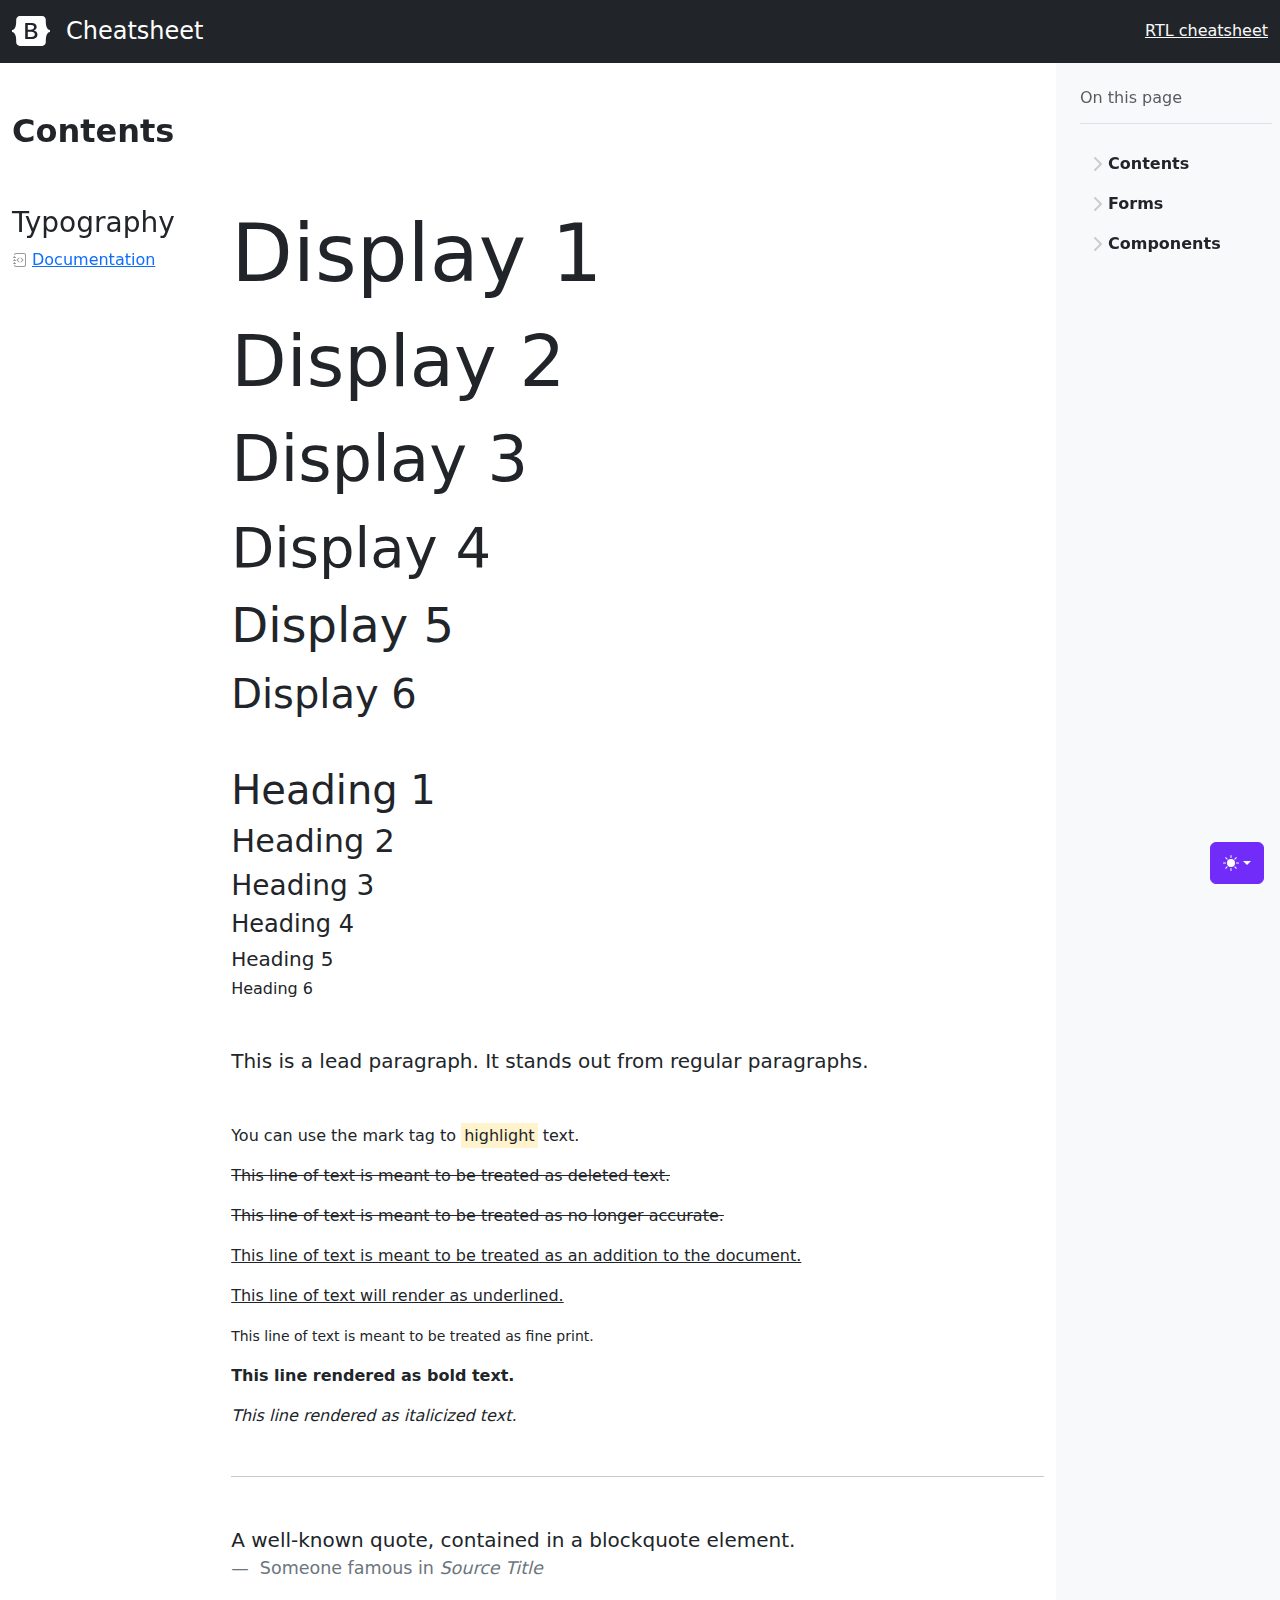
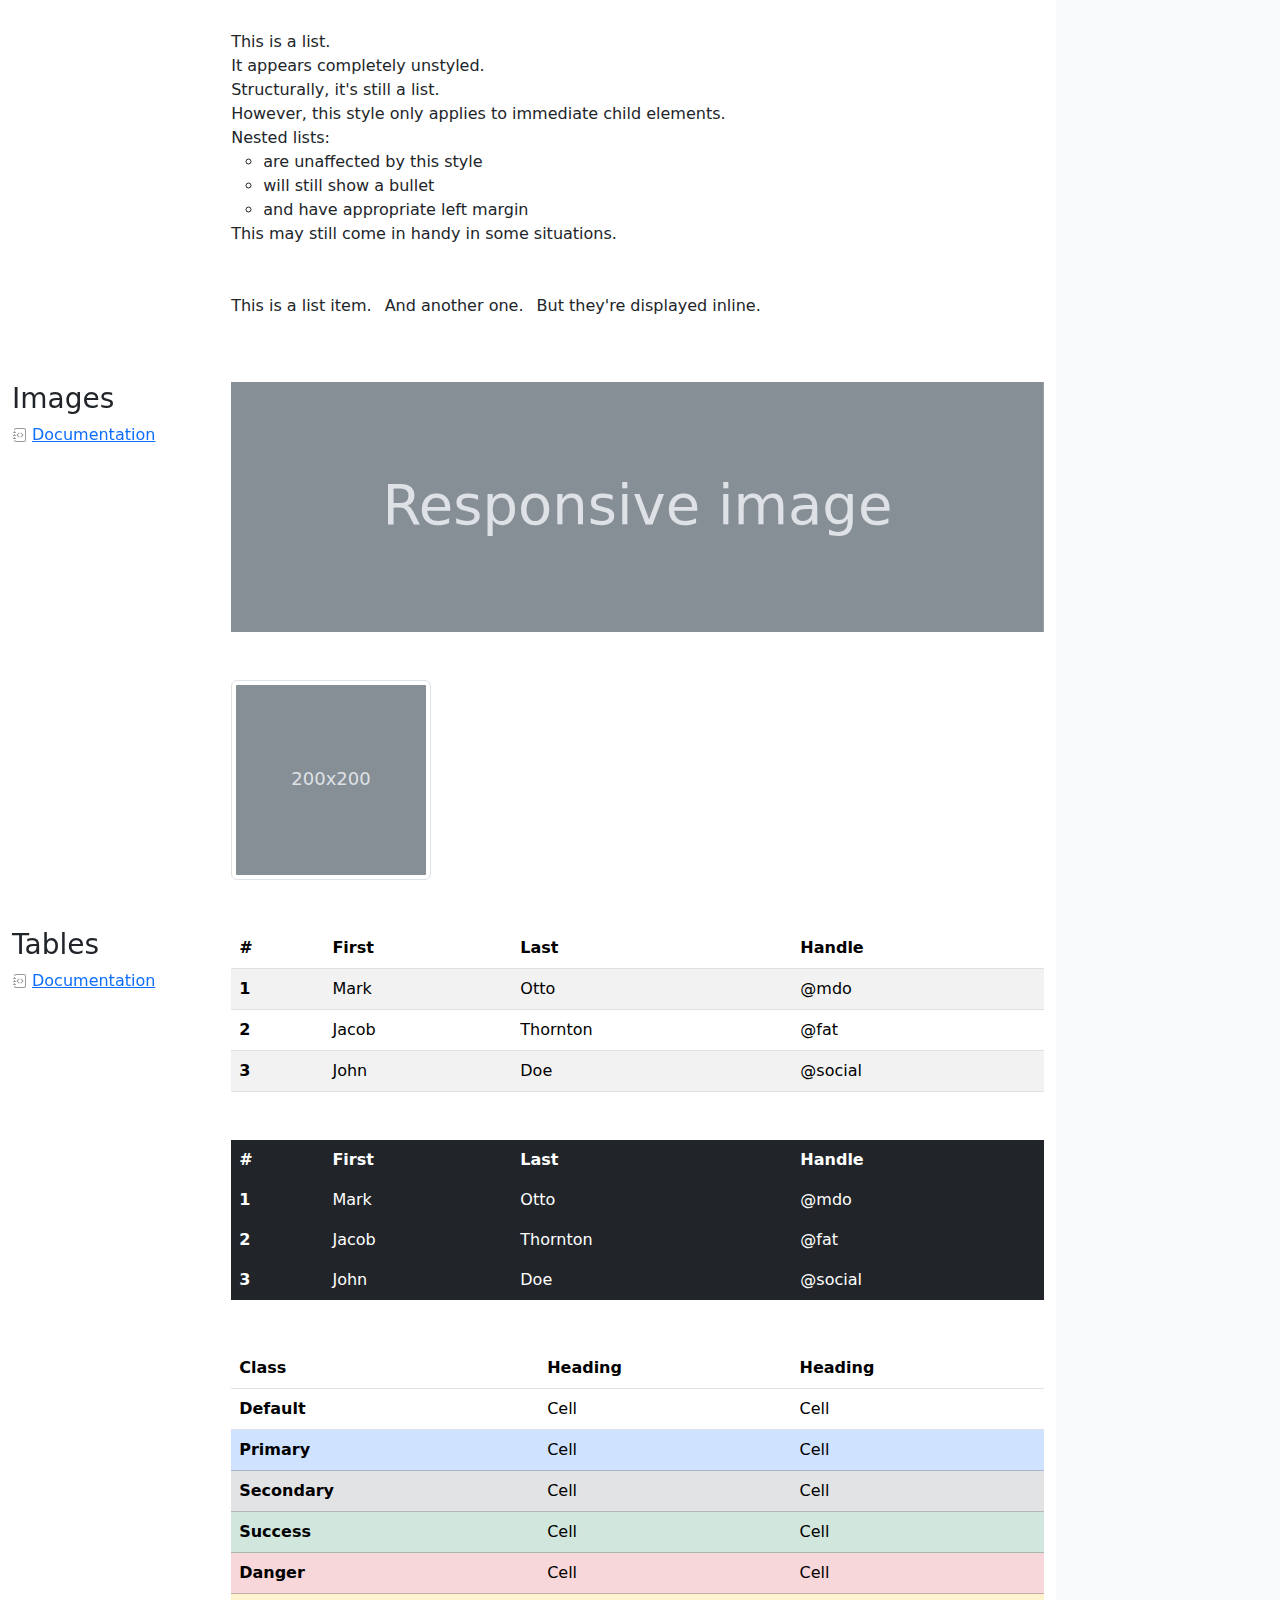
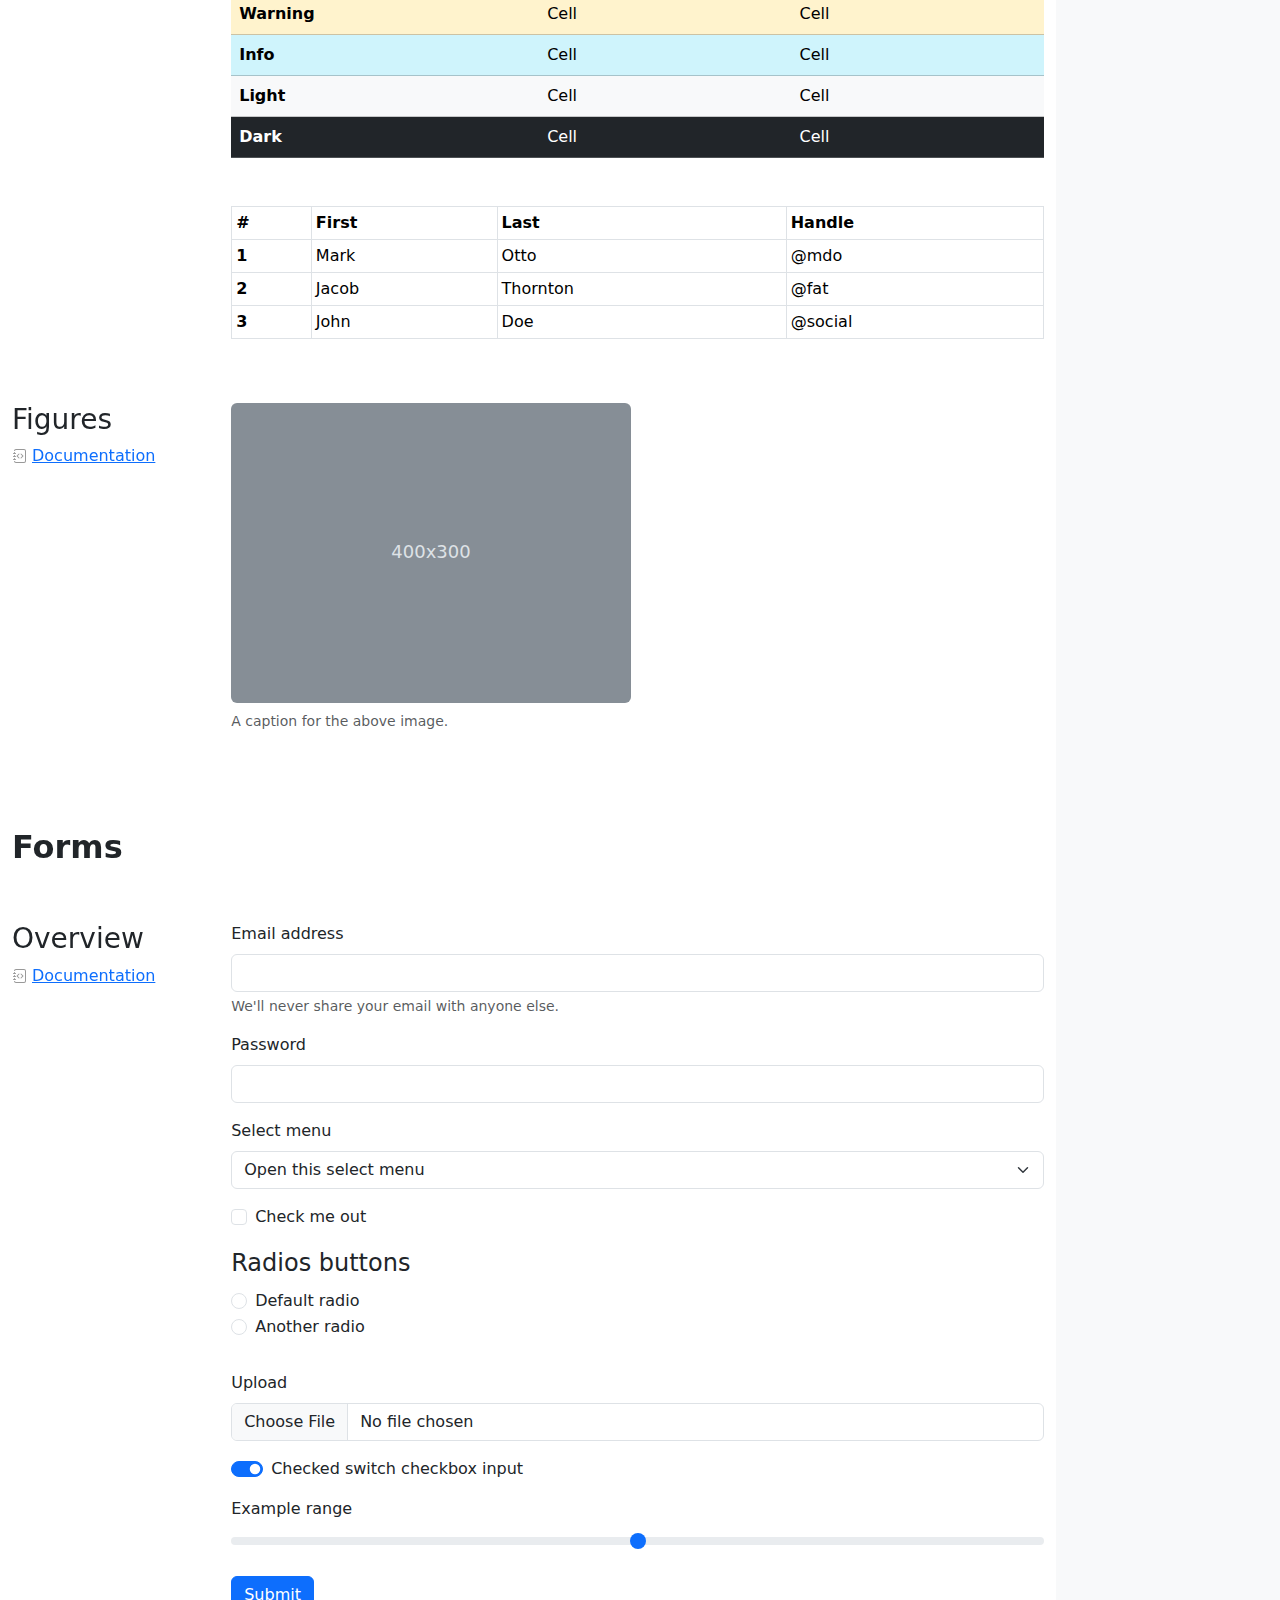
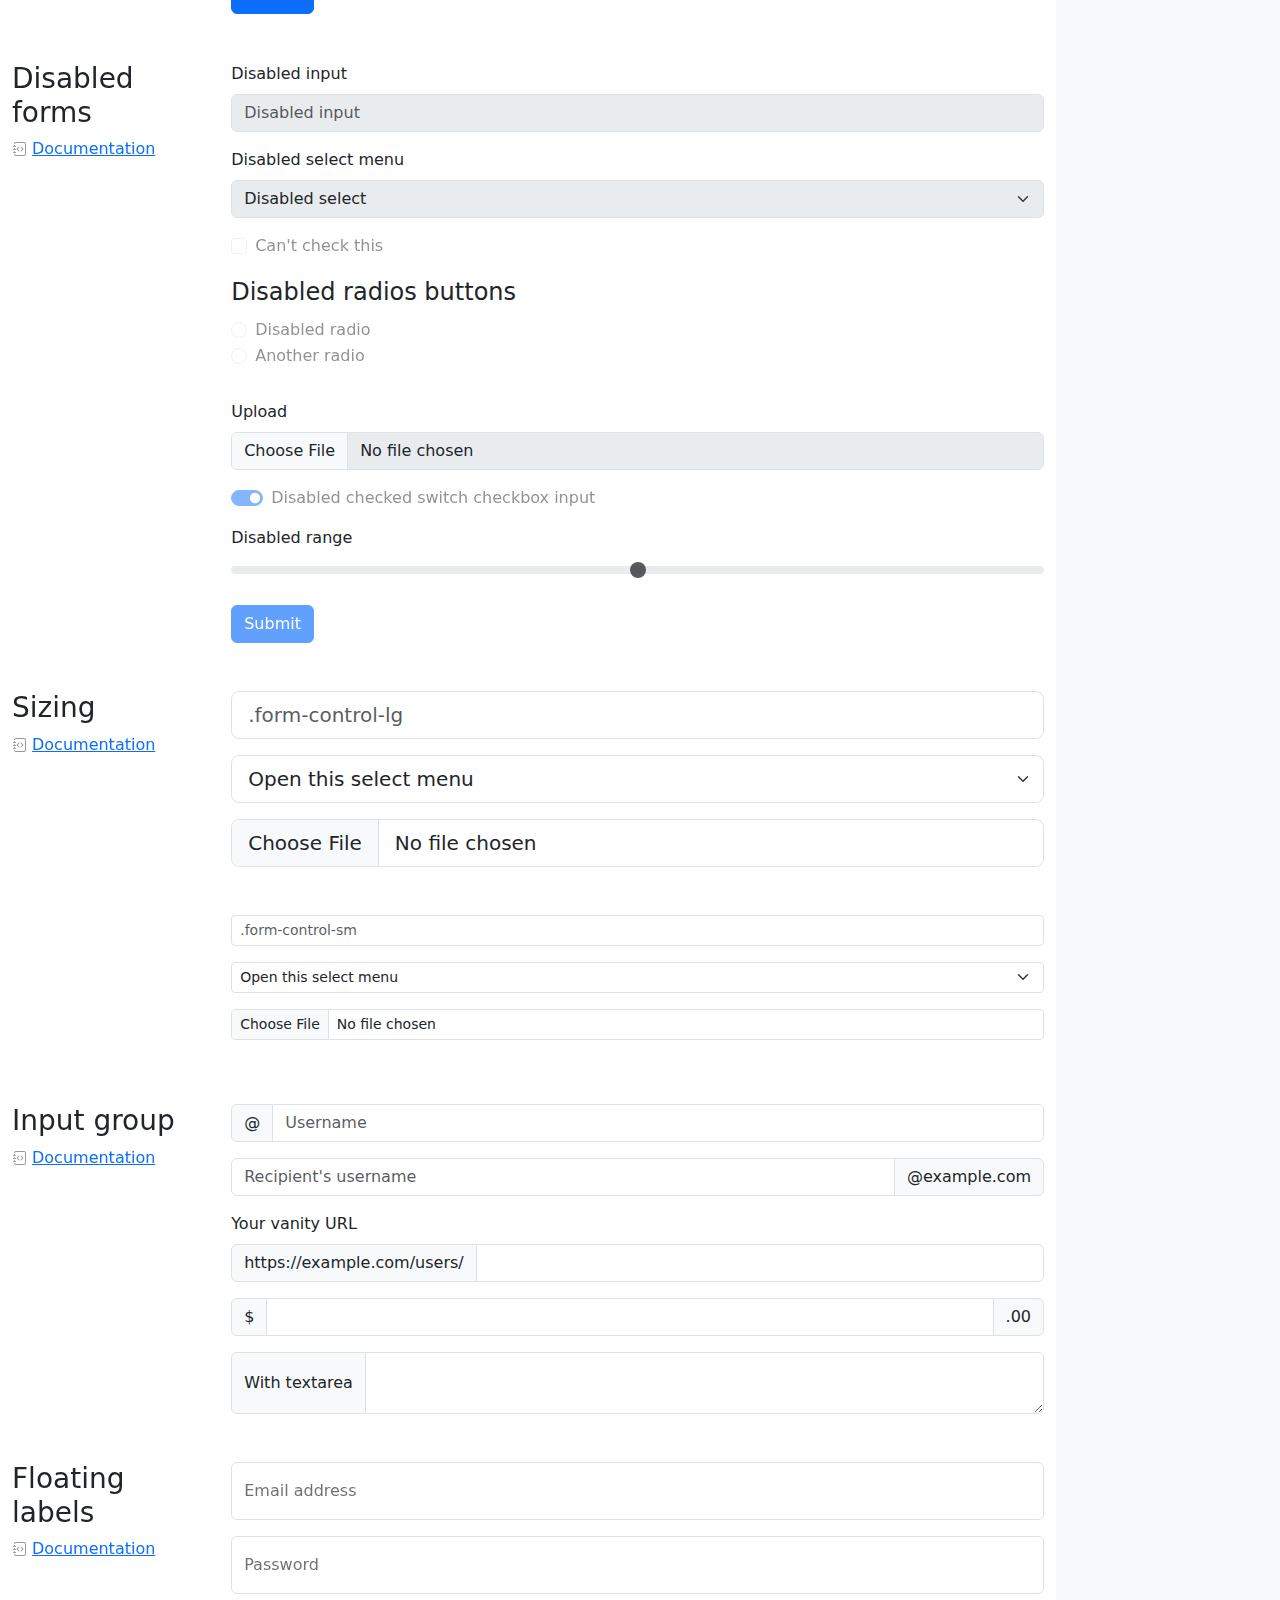
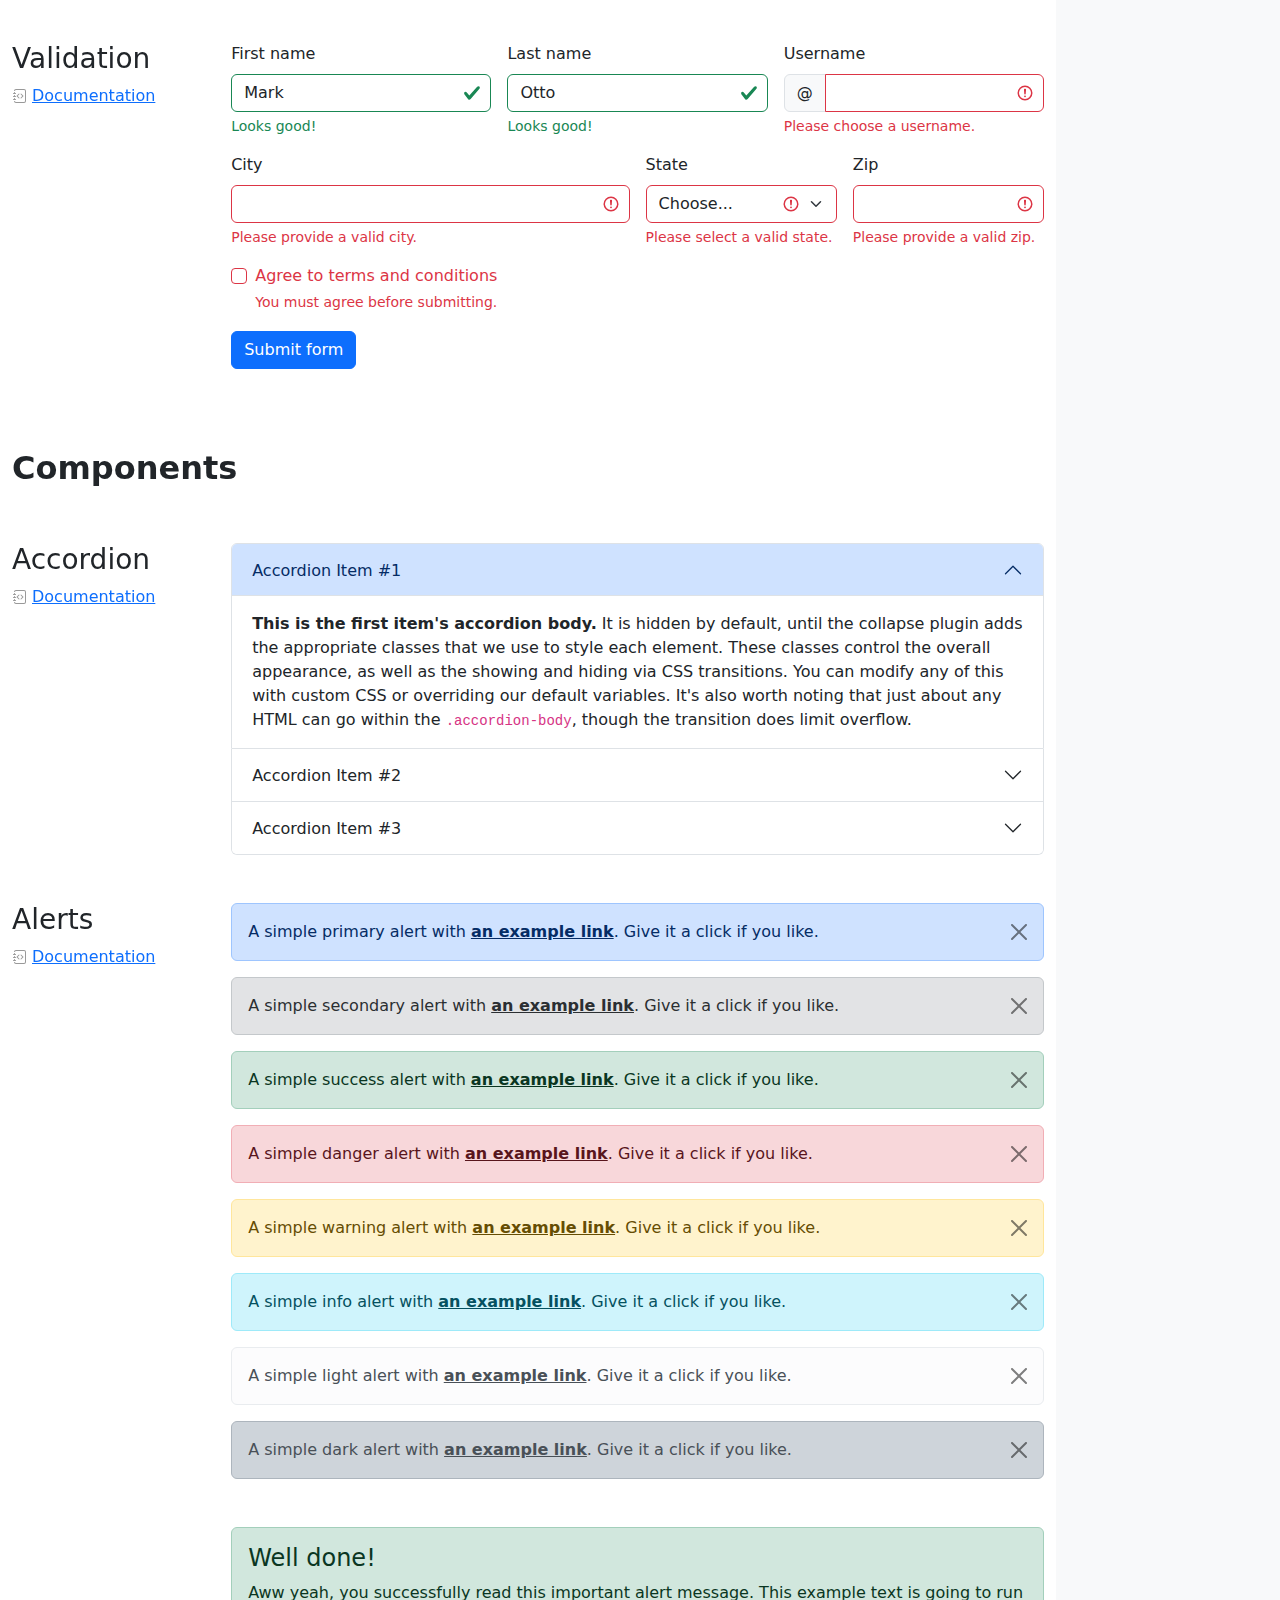
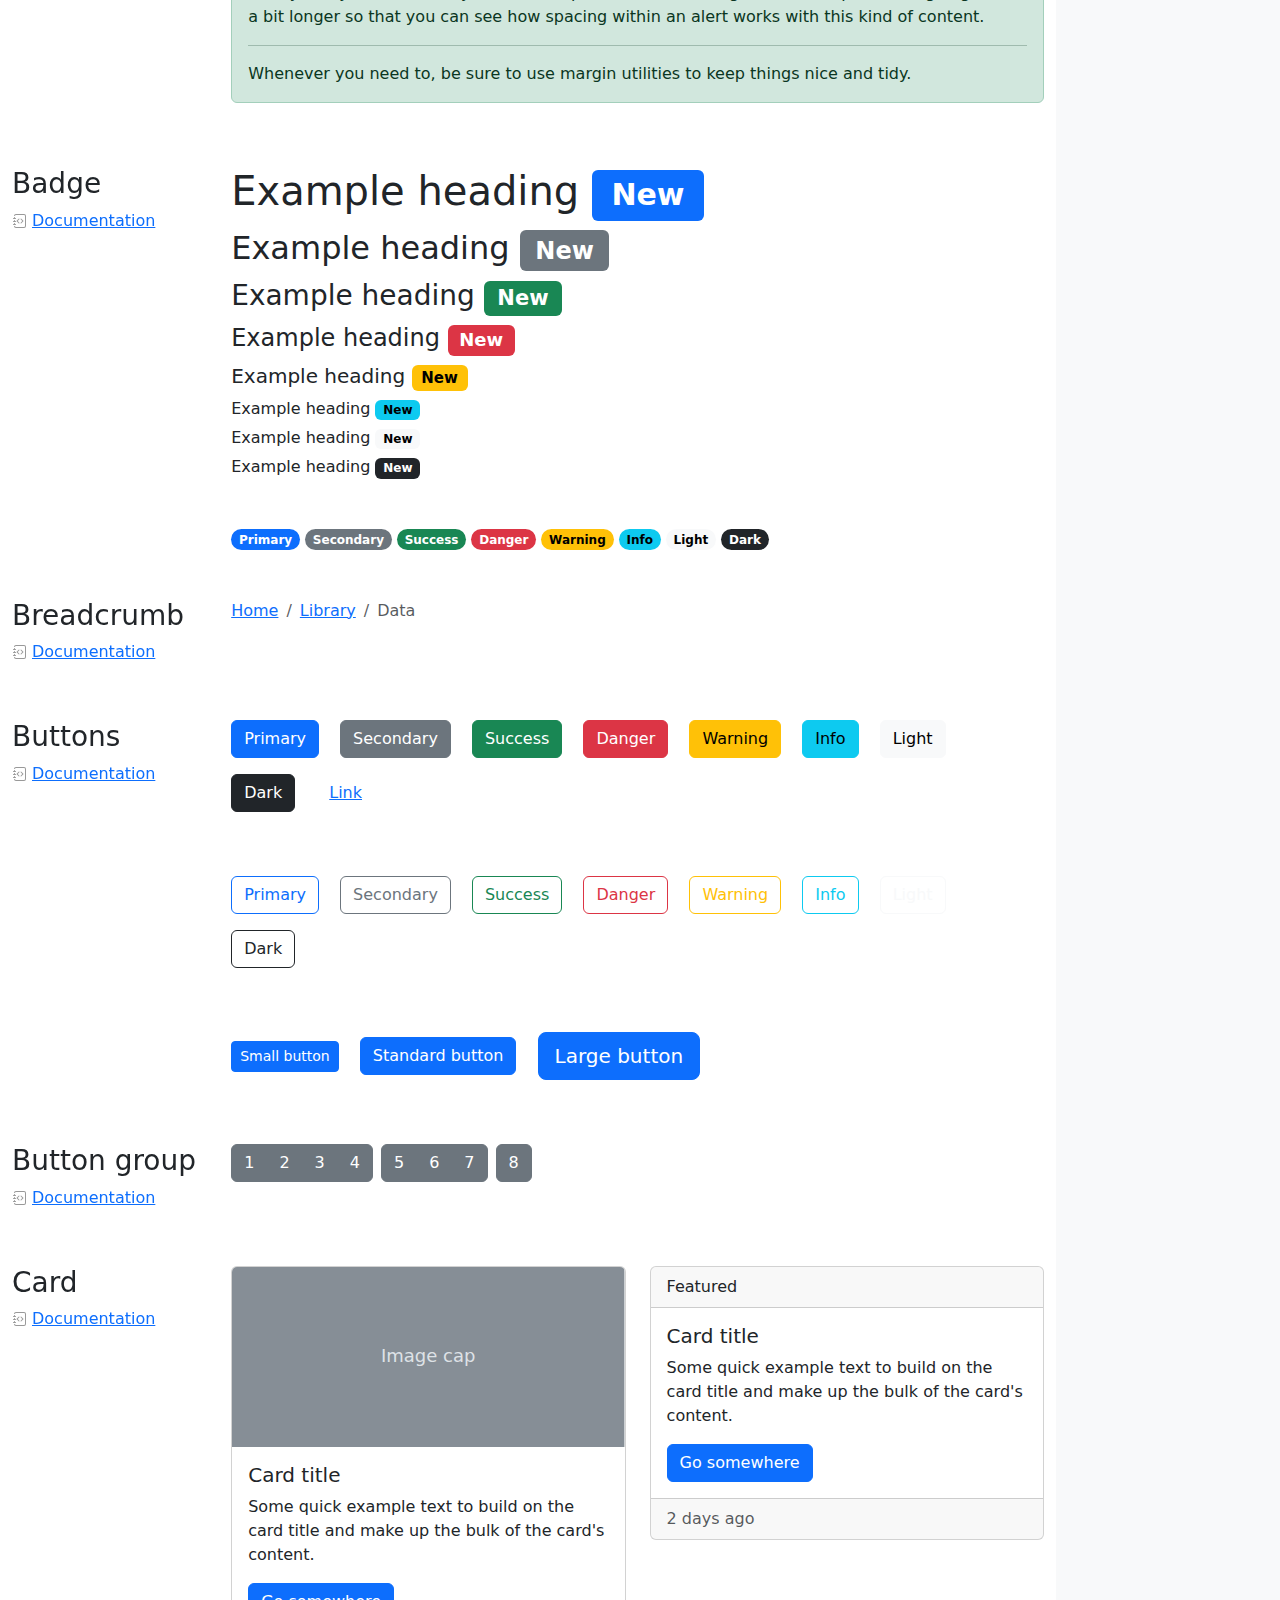
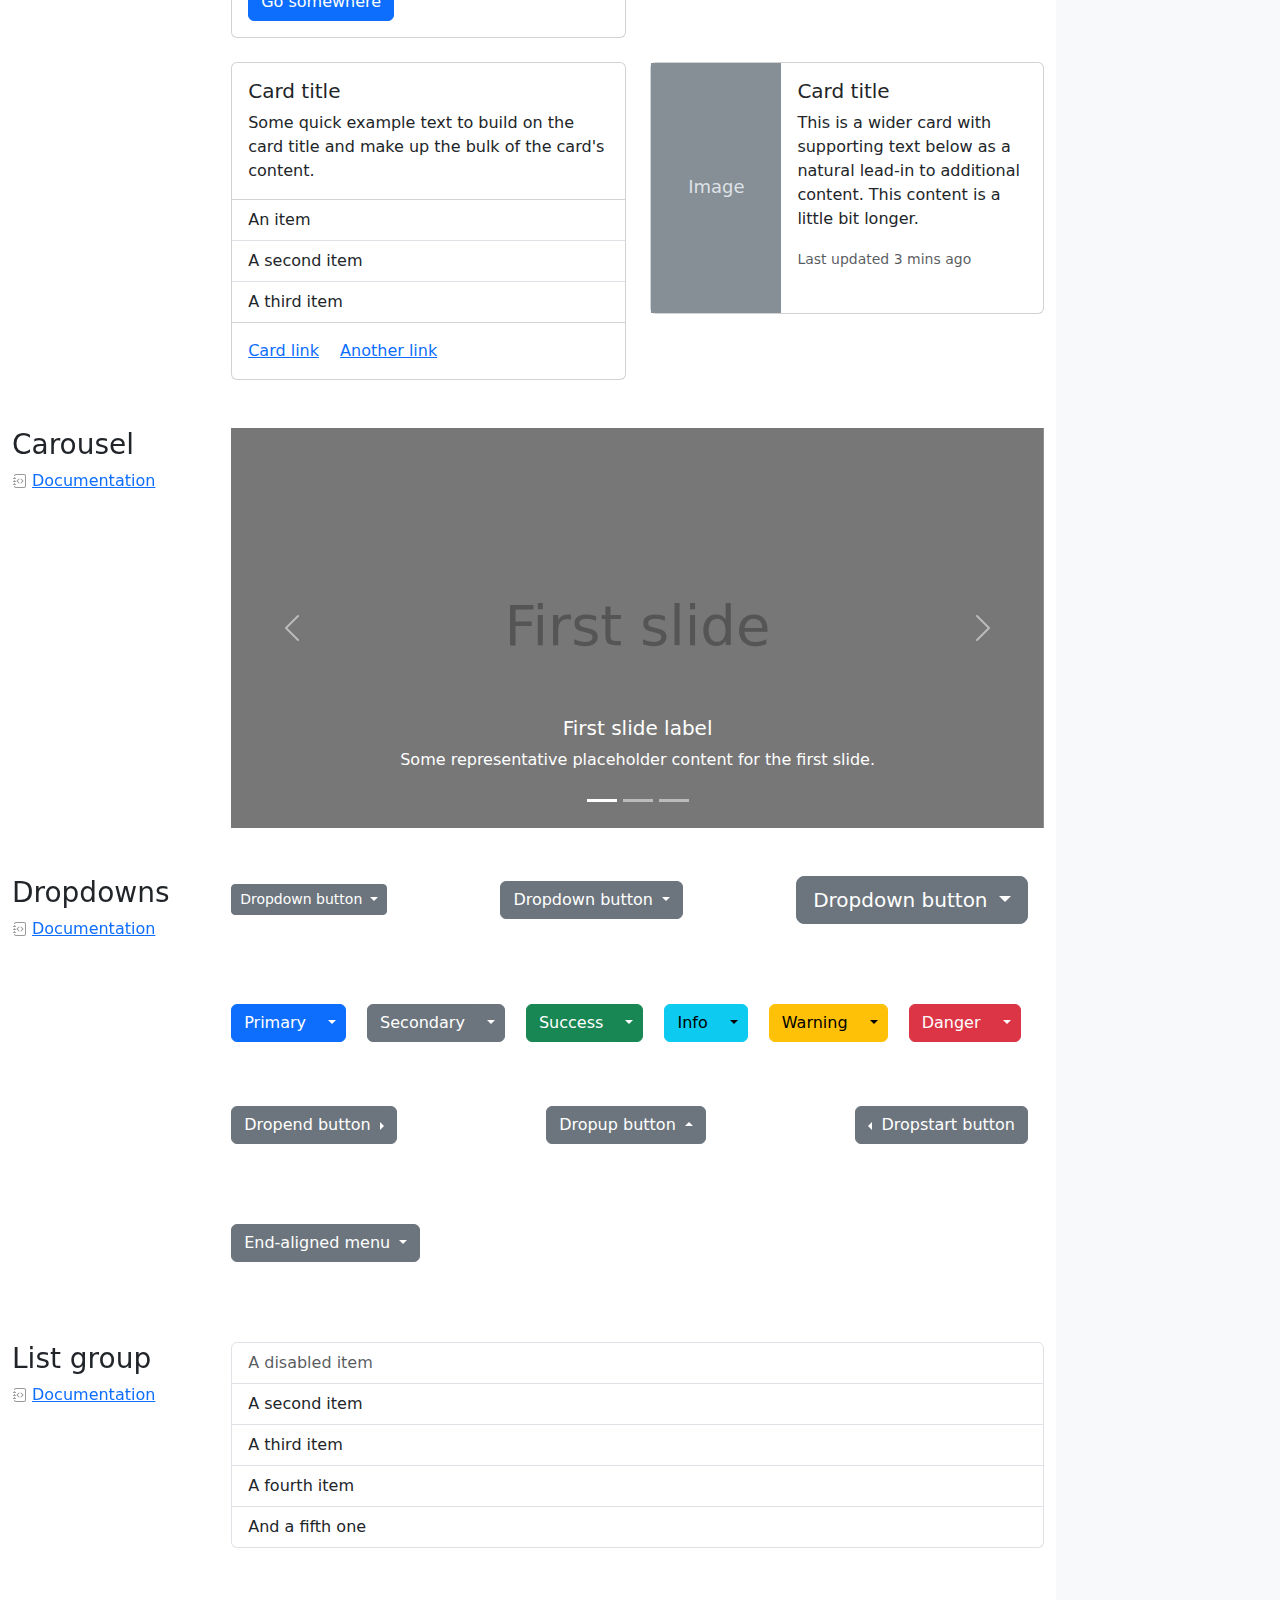
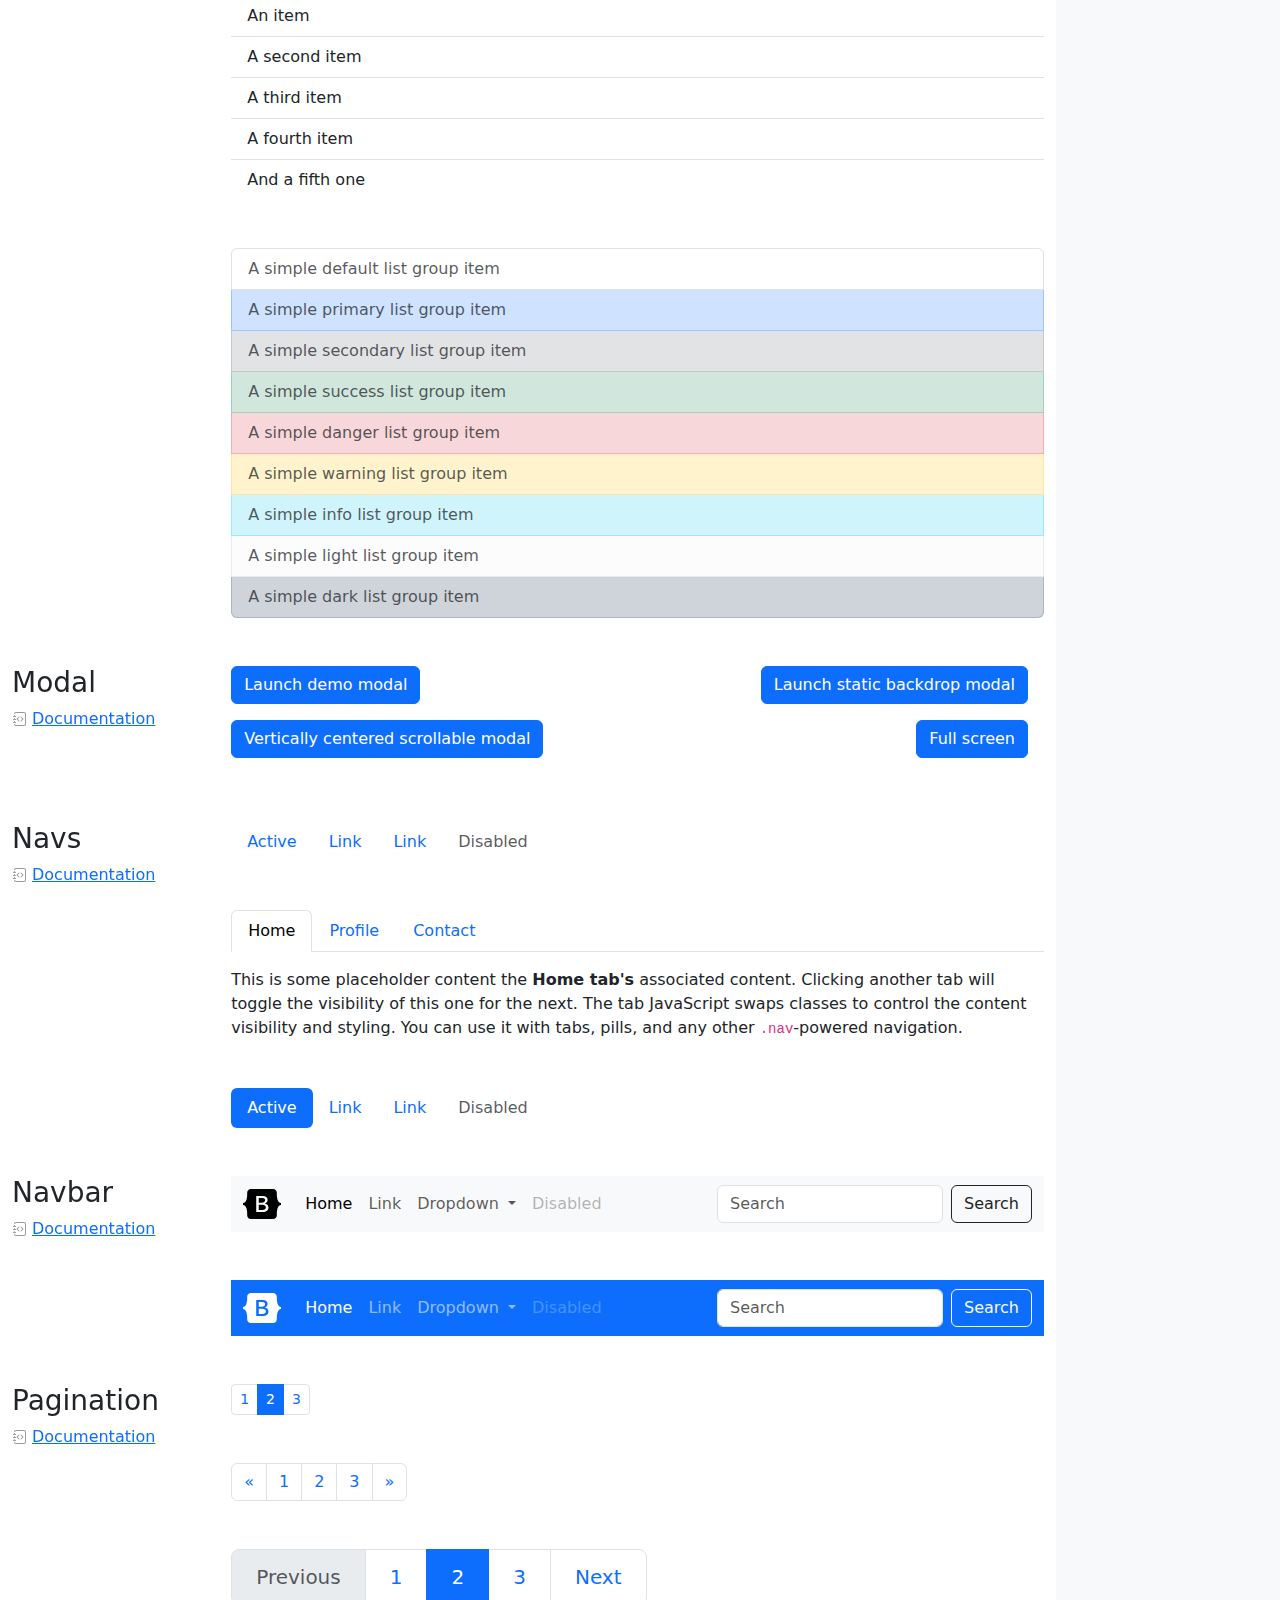
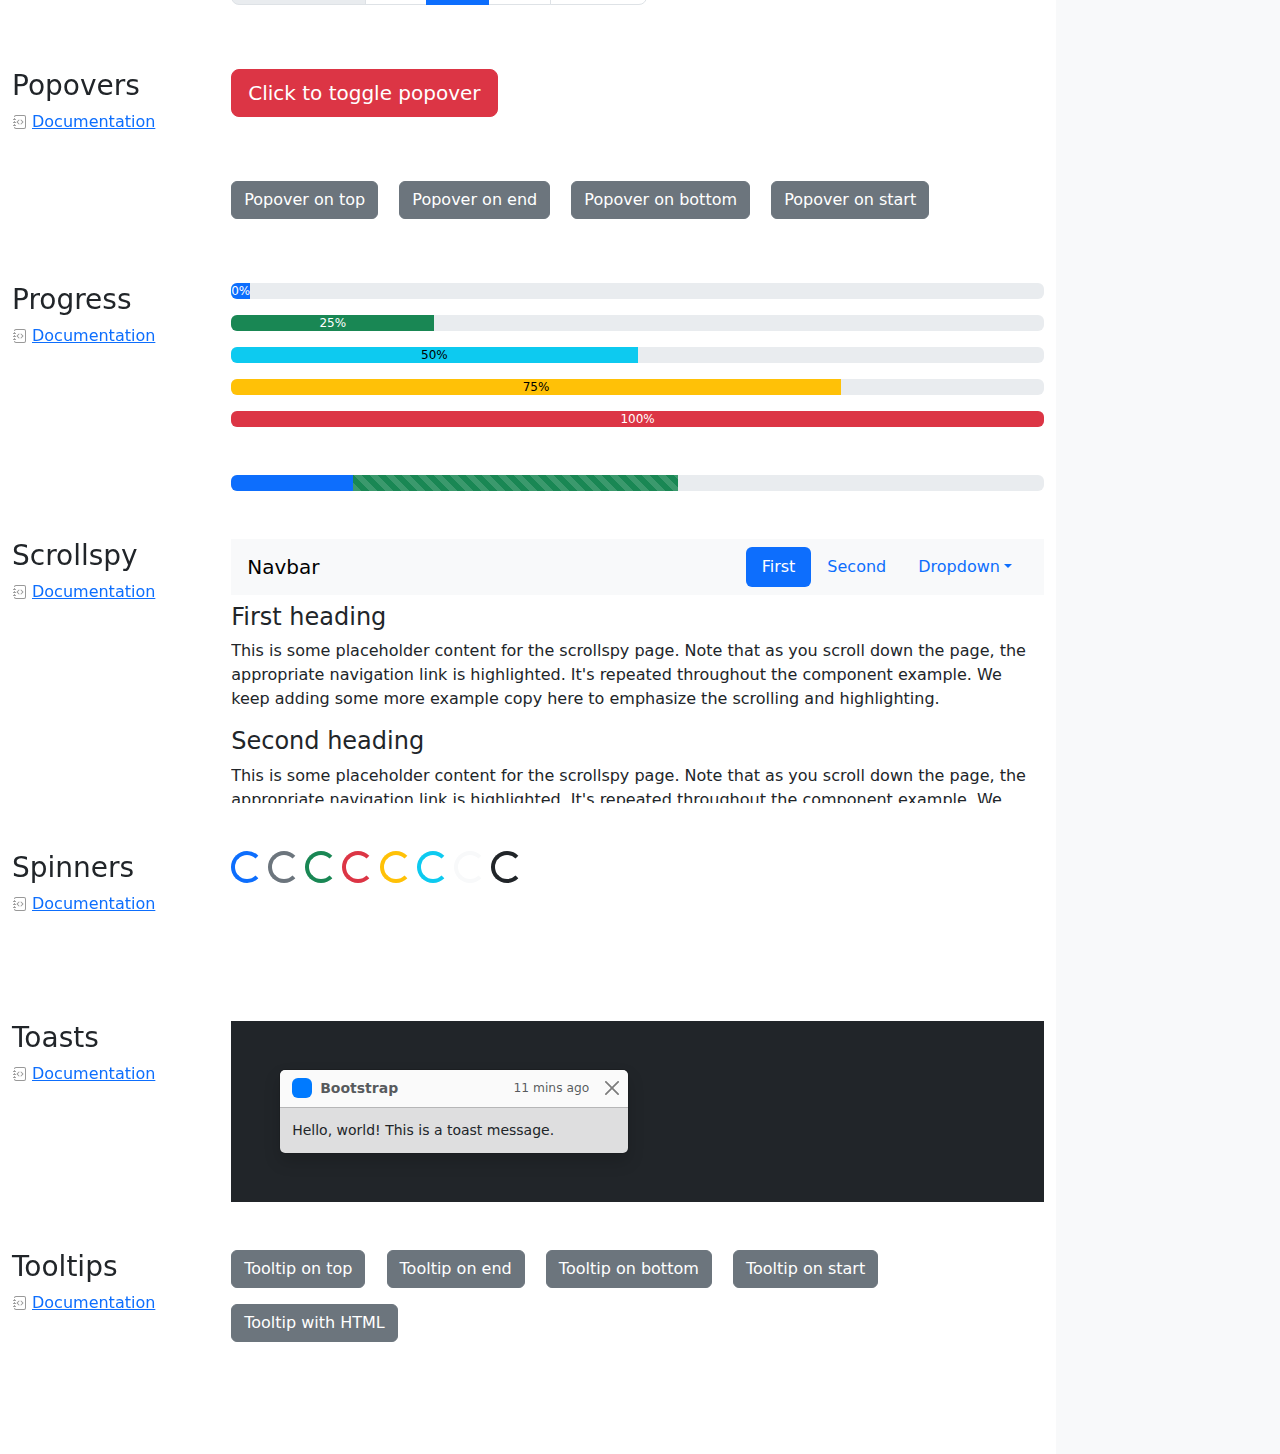
<file: image/bootstrap-5.3.8-examples/cheatsheet/index.html>
<!doctype html>
<html lang="en" data-bs-theme="auto">
  <head>
    <meta charset="utf-8" />
    <meta name="viewport" content="width=device-width, initial-scale=1" />
    <meta name="description" content="" />
    <meta
      name="author"
      content="Mark Otto, Jacob Thornton, and Bootstrap contributors"
    />
    <meta name="generator" content="Astro v5.13.2" />
    <title>Cheatsheet · Bootstrap v5.3</title>
    <link
      rel="canonical"
      href="https://getbootstrap.com/docs/5.3/examples/cheatsheet/"
    />
    <script src="../assets/js/color-modes.js"></script>
    <link href="../assets/dist/css/bootstrap.min.css" rel="stylesheet" />
    <meta name="theme-color" content="#712cf9" />
    <link href="cheatsheet.css" rel="stylesheet" />
    <style>
      .bd-placeholder-img {
        font-size: 1.125rem;
        text-anchor: middle;
        -webkit-user-select: none;
        -moz-user-select: none;
        user-select: none;
      }
      @media (min-width: 768px) {
        .bd-placeholder-img-lg {
          font-size: 3.5rem;
        }
      }
      .b-example-divider {
        width: 100%;
        height: 3rem;
        background-color: #0000001a;
        border: solid rgba(0, 0, 0, 0.15);
        border-width: 1px 0;
        box-shadow:
          inset 0 0.5em 1.5em #0000001a,
          inset 0 0.125em 0.5em #00000026;
      }
      .b-example-vr {
        flex-shrink: 0;
        width: 1.5rem;
        height: 100vh;
      }
      .bi {
        vertical-align: -0.125em;
        fill: currentColor;
      }
      .nav-scroller {
        position: relative;
        z-index: 2;
        height: 2.75rem;
        overflow-y: hidden;
      }
      .nav-scroller .nav {
        display: flex;
        flex-wrap: nowrap;
        padding-bottom: 1rem;
        margin-top: -1px;
        overflow-x: auto;
        text-align: center;
        white-space: nowrap;
        -webkit-overflow-scrolling: touch;
      }
      .btn-bd-primary {
        --bd-violet-bg: #712cf9;
        --bd-violet-rgb: 112.520718, 44.062154, 249.437846;
        --bs-btn-font-weight: 600;
        --bs-btn-color: var(--bs-white);
        --bs-btn-bg: var(--bd-violet-bg);
        --bs-btn-border-color: var(--bd-violet-bg);
        --bs-btn-hover-color: var(--bs-white);
        --bs-btn-hover-bg: #6528e0;
        --bs-btn-hover-border-color: #6528e0;
        --bs-btn-focus-shadow-rgb: var(--bd-violet-rgb);
        --bs-btn-active-color: var(--bs-btn-hover-color);
        --bs-btn-active-bg: #5a23c8;
        --bs-btn-active-border-color: #5a23c8;
      }
      .bd-mode-toggle {
        z-index: 1500;
      }
      .bd-mode-toggle .bi {
        width: 1em;
        height: 1em;
      }
      .bd-mode-toggle .dropdown-menu .active .bi {
        display: block !important;
      }
    </style>
  </head>
  <body class="bg-body-tertiary">
    <svg xmlns="http://www.w3.org/2000/svg" class="d-none">
      <symbol id="check2" viewBox="0 0 16 16">
        <path
          d="M13.854 3.646a.5.5 0 0 1 0 .708l-7 7a.5.5 0 0 1-.708 0l-3.5-3.5a.5.5 0 1 1 .708-.708L6.5 10.293l6.646-6.647a.5.5 0 0 1 .708 0z"
        ></path>
      </symbol>
      <symbol id="circle-half" viewBox="0 0 16 16">
        <path
          d="M8 15A7 7 0 1 0 8 1v14zm0 1A8 8 0 1 1 8 0a8 8 0 0 1 0 16z"
        ></path>
      </symbol>
      <symbol id="moon-stars-fill" viewBox="0 0 16 16">
        <path
          d="M6 .278a.768.768 0 0 1 .08.858 7.208 7.208 0 0 0-.878 3.46c0 4.021 3.278 7.277 7.318 7.277.527 0 1.04-.055 1.533-.16a.787.787 0 0 1 .81.316.733.733 0 0 1-.031.893A8.349 8.349 0 0 1 8.344 16C3.734 16 0 12.286 0 7.71 0 4.266 2.114 1.312 5.124.06A.752.752 0 0 1 6 .278z"
        ></path>
        <path
          d="M10.794 3.148a.217.217 0 0 1 .412 0l.387 1.162c.173.518.579.924 1.097 1.097l1.162.387a.217.217 0 0 1 0 .412l-1.162.387a1.734 1.734 0 0 0-1.097 1.097l-.387 1.162a.217.217 0 0 1-.412 0l-.387-1.162A1.734 1.734 0 0 0 9.31 6.593l-1.162-.387a.217.217 0 0 1 0-.412l1.162-.387a1.734 1.734 0 0 0 1.097-1.097l.387-1.162zM13.863.099a.145.145 0 0 1 .274 0l.258.774c.115.346.386.617.732.732l.774.258a.145.145 0 0 1 0 .274l-.774.258a1.156 1.156 0 0 0-.732.732l-.258.774a.145.145 0 0 1-.274 0l-.258-.774a1.156 1.156 0 0 0-.732-.732l-.774-.258a.145.145 0 0 1 0-.274l.774-.258c.346-.115.617-.386.732-.732L13.863.1z"
        ></path>
      </symbol>
      <symbol id="sun-fill" viewBox="0 0 16 16">
        <path
          d="M8 12a4 4 0 1 0 0-8 4 4 0 0 0 0 8zM8 0a.5.5 0 0 1 .5.5v2a.5.5 0 0 1-1 0v-2A.5.5 0 0 1 8 0zm0 13a.5.5 0 0 1 .5.5v2a.5.5 0 0 1-1 0v-2A.5.5 0 0 1 8 13zm8-5a.5.5 0 0 1-.5.5h-2a.5.5 0 0 1 0-1h2a.5.5 0 0 1 .5.5zM3 8a.5.5 0 0 1-.5.5h-2a.5.5 0 0 1 0-1h2A.5.5 0 0 1 3 8zm10.657-5.657a.5.5 0 0 1 0 .707l-1.414 1.415a.5.5 0 1 1-.707-.708l1.414-1.414a.5.5 0 0 1 .707 0zm-9.193 9.193a.5.5 0 0 1 0 .707L3.05 13.657a.5.5 0 0 1-.707-.707l1.414-1.414a.5.5 0 0 1 .707 0zm9.193 2.121a.5.5 0 0 1-.707 0l-1.414-1.414a.5.5 0 0 1 .707-.707l1.414 1.414a.5.5 0 0 1 0 .707zM4.464 4.465a.5.5 0 0 1-.707 0L2.343 3.05a.5.5 0 1 1 .707-.707l1.414 1.414a.5.5 0 0 1 0 .708z"
        ></path>
      </symbol>
    </svg>
    <div
      class="dropdown position-fixed bottom-0 end-0 mb-3 me-3 bd-mode-toggle"
    >
      <button
        class="btn btn-bd-primary py-2 dropdown-toggle d-flex align-items-center"
        id="bd-theme"
        type="button"
        aria-expanded="false"
        data-bs-toggle="dropdown"
        aria-label="Toggle theme (auto)"
      >
        <svg class="bi my-1 theme-icon-active" aria-hidden="true">
          <use href="#circle-half"></use>
        </svg>
        <span class="visually-hidden" id="bd-theme-text">Toggle theme</span>
      </button>
      <ul
        class="dropdown-menu dropdown-menu-end shadow"
        aria-labelledby="bd-theme-text"
      >
        <li>
          <button
            type="button"
            class="dropdown-item d-flex align-items-center"
            data-bs-theme-value="light"
            aria-pressed="false"
          >
            <svg class="bi me-2 opacity-50" aria-hidden="true">
              <use href="#sun-fill"></use>
            </svg>
            Light
            <svg class="bi ms-auto d-none" aria-hidden="true">
              <use href="#check2"></use>
            </svg>
          </button>
        </li>
        <li>
          <button
            type="button"
            class="dropdown-item d-flex align-items-center"
            data-bs-theme-value="dark"
            aria-pressed="false"
          >
            <svg class="bi me-2 opacity-50" aria-hidden="true">
              <use href="#moon-stars-fill"></use>
            </svg>
            Dark
            <svg class="bi ms-auto d-none" aria-hidden="true">
              <use href="#check2"></use>
            </svg>
          </button>
        </li>
        <li>
          <button
            type="button"
            class="dropdown-item d-flex align-items-center active"
            data-bs-theme-value="auto"
            aria-pressed="true"
          >
            <svg class="bi me-2 opacity-50" aria-hidden="true">
              <use href="#circle-half"></use>
            </svg>
            Auto
            <svg class="bi ms-auto d-none" aria-hidden="true">
              <use href="#check2"></use>
            </svg>
          </button>
        </li>
      </ul>
    </div>
    <header
      class="bd-header bg-dark py-3 d-flex align-items-stretch border-bottom border-dark"
    >
      <div class="container-fluid d-flex align-items-center">
        <h1 class="d-flex align-items-center fs-4 text-white mb-0">
          <img
            src="../assets/brand/bootstrap-logo-white.svg"
            width="38"
            height="30"
            class="me-3"
            alt="Bootstrap"
          />
          Cheatsheet
        </h1>
        <a
          href="../examples/cheatsheet-rtl/"
          class="ms-auto link-light"
          hreflang="ar"
          >RTL cheatsheet</a
        >
      </div>
    </header>
    <aside
      class="bd-aside sticky-xl-top text-body-secondary align-self-start mb-3 mb-xl-5 px-2"
    >
      <h2 class="h6 pt-4 pb-3 mb-4 border-bottom">On this page</h2>
      <nav class="small" id="toc">
        <ul class="list-unstyled">
          <li class="my-2">
            <button
              type="button"
              class="btn d-inline-flex align-items-center collapsed border-0"
              data-bs-toggle="collapse"
              aria-expanded="false"
              data-bs-target="#contents-collapse"
              aria-controls="contents-collapse"
            >
              Contents
            </button>
            <ul class="list-unstyled ps-3 collapse" id="contents-collapse">
              <li>
                <a
                  class="d-inline-flex align-items-center rounded text-decoration-none"
                  href="#typography"
                  >Typography</a
                >
              </li>
              <li>
                <a
                  class="d-inline-flex align-items-center rounded text-decoration-none"
                  href="#images"
                  >Images</a
                >
              </li>
              <li>
                <a
                  class="d-inline-flex align-items-center rounded text-decoration-none"
                  href="#tables"
                  >Tables</a
                >
              </li>
              <li>
                <a
                  class="d-inline-flex align-items-center rounded text-decoration-none"
                  href="#figures"
                  >Figures</a
                >
              </li>
            </ul>
          </li>
          <li class="my-2">
            <button
              type="button"
              class="btn d-inline-flex align-items-center collapsed border-0"
              data-bs-toggle="collapse"
              aria-expanded="false"
              data-bs-target="#forms-collapse"
              aria-controls="forms-collapse"
            >
              Forms
            </button>
            <ul class="list-unstyled ps-3 collapse" id="forms-collapse">
              <li>
                <a
                  class="d-inline-flex align-items-center rounded text-decoration-none"
                  href="#overview"
                  >Overview</a
                >
              </li>
              <li>
                <a
                  class="d-inline-flex align-items-center rounded text-decoration-none"
                  href="#disabled-forms"
                  >Disabled forms</a
                >
              </li>
              <li>
                <a
                  class="d-inline-flex align-items-center rounded text-decoration-none"
                  href="#sizing"
                  >Sizing</a
                >
              </li>
              <li>
                <a
                  class="d-inline-flex align-items-center rounded text-decoration-none"
                  href="#input-group"
                  >Input group</a
                >
              </li>
              <li>
                <a
                  class="d-inline-flex align-items-center rounded text-decoration-none"
                  href="#floating-labels"
                  >Floating labels</a
                >
              </li>
              <li>
                <a
                  class="d-inline-flex align-items-center rounded text-decoration-none"
                  href="#validation"
                  >Validation</a
                >
              </li>
            </ul>
          </li>
          <li class="my-2">
            <button
              type="button"
              class="btn d-inline-flex align-items-center collapsed border-0"
              data-bs-toggle="collapse"
              aria-expanded="false"
              data-bs-target="#components-collapse"
              aria-controls="components-collapse"
            >
              Components
            </button>
            <ul class="list-unstyled ps-3 collapse" id="components-collapse">
              <li>
                <a
                  class="d-inline-flex align-items-center rounded text-decoration-none"
                  href="#accordion"
                  >Accordion</a
                >
              </li>
              <li>
                <a
                  class="d-inline-flex align-items-center rounded text-decoration-none"
                  href="#alerts"
                  >Alerts</a
                >
              </li>
              <li>
                <a
                  class="d-inline-flex align-items-center rounded text-decoration-none"
                  href="#badge"
                  >Badge</a
                >
              </li>
              <li>
                <a
                  class="d-inline-flex align-items-center rounded text-decoration-none"
                  href="#breadcrumb"
                  >Breadcrumb</a
                >
              </li>
              <li>
                <a
                  class="d-inline-flex align-items-center rounded text-decoration-none"
                  href="#buttons"
                  >Buttons</a
                >
              </li>
              <li>
                <a
                  class="d-inline-flex align-items-center rounded text-decoration-none"
                  href="#button-group"
                  >Button group</a
                >
              </li>
              <li>
                <a
                  class="d-inline-flex align-items-center rounded text-decoration-none"
                  href="#card"
                  >Card</a
                >
              </li>
              <li>
                <a
                  class="d-inline-flex align-items-center rounded text-decoration-none"
                  href="#carousel"
                  >Carousel</a
                >
              </li>
              <li>
                <a
                  class="d-inline-flex align-items-center rounded text-decoration-none"
                  href="#dropdowns"
                  >Dropdowns</a
                >
              </li>
              <li>
                <a
                  class="d-inline-flex align-items-center rounded text-decoration-none"
                  href="#list-group"
                  >List group</a
                >
              </li>
              <li>
                <a
                  class="d-inline-flex align-items-center rounded text-decoration-none"
                  href="#modal"
                  >Modal</a
                >
              </li>
              <li>
                <a
                  class="d-inline-flex align-items-center rounded text-decoration-none"
                  href="#navs"
                  >Navs</a
                >
              </li>
              <li>
                <a
                  class="d-inline-flex align-items-center rounded text-decoration-none"
                  href="#navbar"
                  >Navbar</a
                >
              </li>
              <li>
                <a
                  class="d-inline-flex align-items-center rounded text-decoration-none"
                  href="#pagination"
                  >Pagination</a
                >
              </li>
              <li>
                <a
                  class="d-inline-flex align-items-center rounded text-decoration-none"
                  href="#popovers"
                  >Popovers</a
                >
              </li>
              <li>
                <a
                  class="d-inline-flex align-items-center rounded text-decoration-none"
                  href="#progress"
                  >Progress</a
                >
              </li>
              <li>
                <a
                  class="d-inline-flex align-items-center rounded text-decoration-none"
                  href="#scrollspy"
                  >Scrollspy</a
                >
              </li>
              <li>
                <a
                  class="d-inline-flex align-items-center rounded text-decoration-none"
                  href="#spinners"
                  >Spinners</a
                >
              </li>
              <li>
                <a
                  class="d-inline-flex align-items-center rounded text-decoration-none"
                  href="#toasts"
                  >Toasts</a
                >
              </li>
              <li>
                <a
                  class="d-inline-flex align-items-center rounded text-decoration-none"
                  href="#tooltips"
                  >Tooltips</a
                >
              </li>
            </ul>
          </li>
        </ul>
      </nav>
    </aside>
    <main class="bd-cheatsheet container-fluid bg-body">
      <section id="content">
        <h2 class="sticky-xl-top fw-bold pt-3 pt-xl-5 pb-2 pb-xl-3">
          Contents
        </h2>
        <article class="my-3" id="typography">
          <div
            class="bd-heading sticky-xl-top align-self-start mt-5 mb-3 mt-xl-0 mb-xl-2"
          >
            <h3>Typography</h3>
            <a class="d-flex align-items-center" href="../content/typography"
              >Documentation</a
            >
          </div>
          <div>
            <div class="bd-example-snippet bd-code-snippet">
              <div class="bd-example m-0 border-0">
                <p class="display-1">Display 1</p>
                <p class="display-2">Display 2</p>
                <p class="display-3">Display 3</p>
                <p class="display-4">Display 4</p>
                <p class="display-5">Display 5</p>
                <p class="display-6">Display 6</p>
              </div>
            </div>
            <div class="bd-example-snippet bd-code-snippet">
              <div class="bd-example m-0 border-0">
                <p class="h1">Heading 1</p>
                <p class="h2">Heading 2</p>
                <p class="h3">Heading 3</p>
                <p class="h4">Heading 4</p>
                <p class="h5">Heading 5</p>
                <p class="h6">Heading 6</p>
              </div>
            </div>
            <div class="bd-example-snippet bd-code-snippet">
              <div class="bd-example m-0 border-0">
                <p class="lead">
                  This is a lead paragraph. It stands out from regular
                  paragraphs.
                </p>
              </div>
            </div>
            <div class="bd-example-snippet bd-code-snippet">
              <div class="bd-example m-0 border-0">
                <p>You can use the mark tag to <mark>highlight</mark> text.</p>
                <p>
                  <del
                    >This line of text is meant to be treated as deleted
                    text.</del
                  >
                </p>
                <p>
                  <s
                    >This line of text is meant to be treated as no longer
                    accurate.</s
                  >
                </p>
                <p>
                  <ins
                    >This line of text is meant to be treated as an addition to
                    the document.</ins
                  >
                </p>
                <p><u>This line of text will render as underlined.</u></p>
                <p>
                  <small
                    >This line of text is meant to be treated as fine
                    print.</small
                  >
                </p>
                <p><strong>This line rendered as bold text.</strong></p>
                <p><em>This line rendered as italicized text.</em></p>
              </div>
            </div>
            <div class="bd-example-snippet bd-code-snippet">
              <div class="bd-example m-0 border-0">
                <hr />
              </div>
            </div>
            <div class="bd-example-snippet bd-code-snippet">
              <div class="bd-example m-0 border-0">
                <blockquote class="blockquote">
                  <p>A well-known quote, contained in a blockquote element.</p>
                  <footer class="blockquote-footer">
                    Someone famous in
                    <cite title="Source Title">Source Title</cite>
                  </footer>
                </blockquote>
              </div>
            </div>
            <div class="bd-example-snippet bd-code-snippet">
              <div class="bd-example m-0 border-0">
                <ul class="list-unstyled">
                  <li>This is a list.</li>
                  <li>It appears completely unstyled.</li>
                  <li>Structurally, it's still a list.</li>
                  <li>
                    However, this style only applies to immediate child
                    elements.
                  </li>
                  <li>
                    Nested lists:
                    <ul>
                      <li>are unaffected by this style</li>
                      <li>will still show a bullet</li>
                      <li>and have appropriate left margin</li>
                    </ul>
                  </li>
                  <li>This may still come in handy in some situations.</li>
                </ul>
              </div>
            </div>
            <div class="bd-example-snippet bd-code-snippet">
              <div class="bd-example m-0 border-0">
                <ul class="list-inline">
                  <li class="list-inline-item">This is a list item.</li>
                  <li class="list-inline-item">And another one.</li>
                  <li class="list-inline-item">
                    But they're displayed inline.
                  </li>
                </ul>
              </div>
            </div>
          </div>
        </article>
        <article class="my-3" id="images">
          <div
            class="bd-heading sticky-xl-top align-self-start mt-5 mb-3 mt-xl-0 mb-xl-2"
          >
            <h3>Images</h3>
            <a class="d-flex align-items-center" href="../content/images"
              >Documentation</a
            >
          </div>
          <div>
            <div class="bd-example-snippet bd-code-snippet">
              <div class="bd-example m-0 border-0">
                <svg
                  aria-label="Placeholder: Responsive image"
                  class="bd-placeholder-img bd-placeholder-img-lg img-fluid"
                  height="250"
                  preserveAspectRatio="xMidYMid slice"
                  role="img"
                  width="100%"
                  xmlns="http://www.w3.org/2000/svg"
                >
                  <title>Placeholder</title>
                  <rect width="100%" height="100%" fill="#868e96" />
                  <text x="50%" y="50%" fill="#dee2e6" dy=".3em">
                    Responsive image
                  </text>
                </svg>
              </div>
            </div>
            <div class="bd-example-snippet bd-code-snippet">
              <div class="bd-example m-0 border-0">
                <svg
                  aria-label="A generic square placeholder image with a white border around it, making it resemble a photograph taken with an old instant camera: 200x200"
                  class="bd-placeholder-img img-thumbnail"
                  height="200"
                  preserveAspectRatio="xMidYMid slice"
                  role="img"
                  width="200"
                  xmlns="http://www.w3.org/2000/svg"
                >
                  <title>
                    A generic square placeholder image with a white border
                    around it, making it resemble a photograph taken with an old
                    instant camera
                  </title>
                  <rect width="100%" height="100%" fill="#868e96" />
                  <text x="50%" y="50%" fill="#dee2e6" dy=".3em">200x200</text>
                </svg>
              </div>
            </div>
          </div>
        </article>
        <article class="my-3" id="tables">
          <div
            class="bd-heading sticky-xl-top align-self-start mt-5 mb-3 mt-xl-0 mb-xl-2"
          >
            <h3>Tables</h3>
            <a class="d-flex align-items-center" href="../content/tables"
              >Documentation</a
            >
          </div>
          <div>
            <div class="bd-example-snippet bd-code-snippet">
              <div class="bd-example m-0 border-0">
                <table class="table table-striped">
                  <thead>
                    <tr>
                      <th scope="col">#</th>
                      <th scope="col">First</th>
                      <th scope="col">Last</th>
                      <th scope="col">Handle</th>
                    </tr>
                  </thead>
                  <tbody>
                    <tr>
                      <th scope="row">1</th>
                      <td>Mark</td>
                      <td>Otto</td>
                      <td>@mdo</td>
                    </tr>
                    <tr>
                      <th scope="row">2</th>
                      <td>Jacob</td>
                      <td>Thornton</td>
                      <td>@fat</td>
                    </tr>
                    <tr>
                      <th scope="row">3</th>
                      <td>John</td>
                      <td>Doe</td>
                      <td>@social</td>
                    </tr>
                  </tbody>
                </table>
              </div>
            </div>
            <div class="bd-example-snippet bd-code-snippet">
              <div class="bd-example m-0 border-0">
                <table class="table table-dark table-borderless">
                  <thead>
                    <tr>
                      <th scope="col">#</th>
                      <th scope="col">First</th>
                      <th scope="col">Last</th>
                      <th scope="col">Handle</th>
                    </tr>
                  </thead>
                  <tbody>
                    <tr>
                      <th scope="row">1</th>
                      <td>Mark</td>
                      <td>Otto</td>
                      <td>@mdo</td>
                    </tr>
                    <tr>
                      <th scope="row">2</th>
                      <td>Jacob</td>
                      <td>Thornton</td>
                      <td>@fat</td>
                    </tr>
                    <tr>
                      <th scope="row">3</th>
                      <td>John</td>
                      <td>Doe</td>
                      <td>@social</td>
                    </tr>
                  </tbody>
                </table>
              </div>
            </div>
            <div class="bd-example-snippet bd-code-snippet">
              <div class="bd-example m-0 border-0">
                <table class="table table-hover">
                  <thead>
                    <tr>
                      <th scope="col">Class</th>
                      <th scope="col">Heading</th>
                      <th scope="col">Heading</th>
                    </tr>
                  </thead>
                  <tbody>
                    <tr>
                      <th scope="row">Default</th>
                      <td>Cell</td>
                      <td>Cell</td>
                    </tr>
                    <tr class="table-primary">
                      <th scope="row">Primary</th>
                      <td>Cell</td>
                      <td>Cell</td>
                    </tr>
                    <tr class="table-secondary">
                      <th scope="row">Secondary</th>
                      <td>Cell</td>
                      <td>Cell</td>
                    </tr>
                    <tr class="table-success">
                      <th scope="row">Success</th>
                      <td>Cell</td>
                      <td>Cell</td>
                    </tr>
                    <tr class="table-danger">
                      <th scope="row">Danger</th>
                      <td>Cell</td>
                      <td>Cell</td>
                    </tr>
                    <tr class="table-warning">
                      <th scope="row">Warning</th>
                      <td>Cell</td>
                      <td>Cell</td>
                    </tr>
                    <tr class="table-info">
                      <th scope="row">Info</th>
                      <td>Cell</td>
                      <td>Cell</td>
                    </tr>
                    <tr class="table-light">
                      <th scope="row">Light</th>
                      <td>Cell</td>
                      <td>Cell</td>
                    </tr>
                    <tr class="table-dark">
                      <th scope="row">Dark</th>
                      <td>Cell</td>
                      <td>Cell</td>
                    </tr>
                  </tbody>
                </table>
              </div>
            </div>
            <div class="bd-example-snippet bd-code-snippet">
              <div class="bd-example m-0 border-0">
                <table class="table table-sm table-bordered">
                  <thead>
                    <tr>
                      <th scope="col">#</th>
                      <th scope="col">First</th>
                      <th scope="col">Last</th>
                      <th scope="col">Handle</th>
                    </tr>
                  </thead>
                  <tbody>
                    <tr>
                      <th scope="row">1</th>
                      <td>Mark</td>
                      <td>Otto</td>
                      <td>@mdo</td>
                    </tr>
                    <tr>
                      <th scope="row">2</th>
                      <td>Jacob</td>
                      <td>Thornton</td>
                      <td>@fat</td>
                    </tr>
                    <tr>
                      <th scope="row">3</th>
                      <td>John</td>
                      <td>Doe</td>
                      <td>@social</td>
                    </tr>
                  </tbody>
                </table>
              </div>
            </div>
          </div>
        </article>
        <article class="my-3" id="figures">
          <div
            class="bd-heading sticky-xl-top align-self-start mt-5 mb-3 mt-xl-0 mb-xl-2"
          >
            <h3>Figures</h3>
            <a class="d-flex align-items-center" href="../content/figures"
              >Documentation</a
            >
          </div>
          <div>
            <div class="bd-example-snippet bd-code-snippet">
              <div class="bd-example m-0 border-0">
                <figure class="figure">
                  <svg
                    aria-label="Placeholder: 400x300"
                    class="bd-placeholder-img figure-img img-fluid rounded"
                    height="300"
                    preserveAspectRatio="xMidYMid slice"
                    role="img"
                    width="400"
                    xmlns="http://www.w3.org/2000/svg"
                  >
                    <title>Placeholder</title>
                    <rect width="100%" height="100%" fill="#868e96" />
                    <text x="50%" y="50%" fill="#dee2e6" dy=".3em">
                      400x300
                    </text>
                  </svg>
                  <figcaption class="figure-caption">
                    A caption for the above image.
                  </figcaption>
                </figure>
              </div>
            </div>
          </div>
        </article>
      </section>
      <section id="forms">
        <h2 class="sticky-xl-top fw-bold pt-3 pt-xl-5 pb-2 pb-xl-3">Forms</h2>
        <article class="my-3" id="overview">
          <div
            class="bd-heading sticky-xl-top align-self-start mt-5 mb-3 mt-xl-0 mb-xl-2"
          >
            <h3>Overview</h3>
            <a class="d-flex align-items-center" href="../forms/overview/"
              >Documentation</a
            >
          </div>
          <div>
            <div class="bd-example-snippet bd-code-snippet">
              <div class="bd-example m-0 border-0">
                <form>
                  <div class="mb-3">
                    <label for="exampleInputEmail1" class="form-label"
                      >Email address</label
                    >
                    <input
                      type="email"
                      class="form-control"
                      id="exampleInputEmail1"
                      aria-describedby="emailHelp"
                    />
                    <div id="emailHelp" class="form-text">
                      We'll never share your email with anyone else.
                    </div>
                  </div>
                  <div class="mb-3">
                    <label for="exampleInputPassword1" class="form-label"
                      >Password</label
                    >
                    <input
                      type="password"
                      class="form-control"
                      id="exampleInputPassword1"
                    />
                  </div>
                  <div class="mb-3">
                    <label for="exampleSelect" class="form-label"
                      >Select menu</label
                    >
                    <select class="form-select" id="exampleSelect">
                      <option selected>Open this select menu</option>
                      <option value="1">One</option>
                      <option value="2">Two</option>
                      <option value="3">Three</option>
                    </select>
                  </div>
                  <div class="mb-3 form-check">
                    <input
                      type="checkbox"
                      class="form-check-input"
                      id="exampleCheck1"
                    />
                    <label class="form-check-label" for="exampleCheck1"
                      >Check me out</label
                    >
                  </div>
                  <fieldset class="mb-3">
                    <legend>Radios buttons</legend>
                    <div class="form-check">
                      <input
                        type="radio"
                        name="radios"
                        class="form-check-input"
                        id="exampleRadio1"
                      />
                      <label class="form-check-label" for="exampleRadio1"
                        >Default radio</label
                      >
                    </div>
                    <div class="mb-3 form-check">
                      <input
                        type="radio"
                        name="radios"
                        class="form-check-input"
                        id="exampleRadio2"
                      />
                      <label class="form-check-label" for="exampleRadio2"
                        >Another radio</label
                      >
                    </div>
                  </fieldset>
                  <div class="mb-3">
                    <label class="form-label" for="customFile">Upload</label>
                    <input type="file" class="form-control" id="customFile" />
                  </div>
                  <div class="mb-3 form-check form-switch">
                    <input
                      class="form-check-input"
                      type="checkbox"
                      role="switch"
                      id="switchCheckChecked"
                      checked
                    />
                    <label class="form-check-label" for="switchCheckChecked"
                      >Checked switch checkbox input</label
                    >
                  </div>
                  <div class="mb-3">
                    <label for="customRange3" class="form-label"
                      >Example range</label
                    >
                    <input
                      type="range"
                      class="form-range"
                      min="0"
                      max="5"
                      step="0.5"
                      id="customRange3"
                    />
                  </div>
                  <button type="submit" class="btn btn-primary">Submit</button>
                </form>
              </div>
            </div>
          </div>
        </article>
        <article class="my-3" id="disabled-forms">
          <div
            class="bd-heading sticky-xl-top align-self-start mt-5 mb-3 mt-xl-0 mb-xl-2"
          >
            <h3>Disabled forms</h3>
            <a
              class="d-flex align-items-center"
              href="../forms/overview/#disabled-forms"
              >Documentation</a
            >
          </div>
          <div>
            <div class="bd-example-snippet bd-code-snippet">
              <div class="bd-example m-0 border-0">
                <form>
                  <fieldset disabled aria-label="Disabled fieldset example">
                    <div class="mb-3">
                      <label for="disabledTextInput" class="form-label"
                        >Disabled input</label
                      >
                      <input
                        type="text"
                        id="disabledTextInput"
                        class="form-control"
                        placeholder="Disabled input"
                      />
                    </div>
                    <div class="mb-3">
                      <label for="disabledSelect" class="form-label"
                        >Disabled select menu</label
                      >
                      <select id="disabledSelect" class="form-select">
                        <option>Disabled select</option>
                      </select>
                    </div>
                    <div class="mb-3">
                      <div class="form-check">
                        <input
                          class="form-check-input"
                          type="checkbox"
                          id="disabledFieldsetCheck"
                          disabled
                        />
                        <label
                          class="form-check-label"
                          for="disabledFieldsetCheck"
                        >
                          Can't check this
                        </label>
                      </div>
                    </div>
                    <fieldset class="mb-3">
                      <legend>Disabled radios buttons</legend>
                      <div class="form-check">
                        <input
                          type="radio"
                          name="radios"
                          class="form-check-input"
                          id="disabledRadio1"
                          disabled
                        />
                        <label class="form-check-label" for="disabledRadio1"
                          >Disabled radio</label
                        >
                      </div>
                      <div class="mb-3 form-check">
                        <input
                          type="radio"
                          name="radios"
                          class="form-check-input"
                          id="disabledRadio2"
                          disabled
                        />
                        <label class="form-check-label" for="disabledRadio2"
                          >Another radio</label
                        >
                      </div>
                    </fieldset>
                    <div class="mb-3">
                      <label class="form-label" for="disabledCustomFile"
                        >Upload</label
                      >
                      <input
                        type="file"
                        class="form-control"
                        id="disabledCustomFile"
                        disabled
                      />
                    </div>
                    <div class="mb-3 form-check form-switch">
                      <input
                        class="form-check-input"
                        type="checkbox"
                        role="switch"
                        id="disabledSwitchCheckChecked"
                        checked
                        disabled
                      />
                      <label
                        class="form-check-label"
                        for="disabledSwitchCheckChecked"
                        >Disabled checked switch checkbox input</label
                      >
                    </div>
                    <div class="mb-3">
                      <label for="disabledRange" class="form-label"
                        >Disabled range</label
                      >
                      <input
                        type="range"
                        class="form-range"
                        min="0"
                        max="5"
                        step="0.5"
                        id="disabledRange"
                      />
                    </div>
                    <button type="submit" class="btn btn-primary">
                      Submit
                    </button>
                  </fieldset>
                </form>
              </div>
            </div>
          </div>
        </article>
        <article class="my-3" id="sizing">
          <div
            class="bd-heading sticky-xl-top align-self-start mt-5 mb-3 mt-xl-0 mb-xl-2"
          >
            <h3>Sizing</h3>
            <a
              class="d-flex align-items-center"
              href="../forms/form-control#sizing"
              >Documentation</a
            >
          </div>
          <div>
            <div class="bd-example-snippet bd-code-snippet">
              <div class="bd-example m-0 border-0">
                <div class="mb-3">
                  <input
                    class="form-control form-control-lg"
                    type="text"
                    placeholder=".form-control-lg"
                    aria-label=".form-control-lg example"
                  />
                </div>
                <div class="mb-3">
                  <select
                    class="form-select form-select-lg"
                    aria-label=".form-select-lg example"
                  >
                    <option selected>Open this select menu</option>
                    <option value="1">One</option>
                    <option value="2">Two</option>
                    <option value="3">Three</option>
                  </select>
                </div>
                <div class="mb-3">
                  <input
                    type="file"
                    class="form-control form-control-lg"
                    aria-label="Large file input example"
                  />
                </div>
              </div>
            </div>
            <div class="bd-example-snippet bd-code-snippet">
              <div class="bd-example m-0 border-0">
                <div class="mb-3">
                  <input
                    class="form-control form-control-sm"
                    type="text"
                    placeholder=".form-control-sm"
                    aria-label=".form-control-sm example"
                  />
                </div>
                <div class="mb-3">
                  <select
                    class="form-select form-select-sm"
                    aria-label=".form-select-sm example"
                  >
                    <option selected>Open this select menu</option>
                    <option value="1">One</option>
                    <option value="2">Two</option>
                    <option value="3">Three</option>
                  </select>
                </div>
                <div class="mb-3">
                  <input
                    type="file"
                    class="form-control form-control-sm"
                    aria-label="Small file input example"
                  />
                </div>
              </div>
            </div>
          </div>
        </article>
        <article class="my-3" id="input-group">
          <div
            class="bd-heading sticky-xl-top align-self-start mt-5 mb-3 mt-xl-0 mb-xl-2"
          >
            <h3>Input group</h3>
            <a class="d-flex align-items-center" href="../forms/input-group"
              >Documentation</a
            >
          </div>
          <div>
            <div class="bd-example-snippet bd-code-snippet">
              <div class="bd-example m-0 border-0">
                <div class="input-group mb-3">
                  <span class="input-group-text" id="basic-addon1">@</span>
                  <input
                    type="text"
                    class="form-control"
                    placeholder="Username"
                    aria-label="Username"
                    aria-describedby="basic-addon1"
                  />
                </div>
                <div class="input-group mb-3">
                  <input
                    type="text"
                    class="form-control"
                    placeholder="Recipient's username"
                    aria-label="Recipient's username"
                    aria-describedby="basic-addon2"
                  />
                  <span class="input-group-text" id="basic-addon2"
                    >@example.com</span
                  >
                </div>
                <label for="basic-url" class="form-label"
                  >Your vanity URL</label
                >
                <div class="input-group mb-3">
                  <span class="input-group-text" id="basic-addon3"
                    >https://example.com/users/</span
                  >
                  <input
                    type="text"
                    class="form-control"
                    id="basic-url"
                    aria-describedby="basic-addon3"
                  />
                </div>
                <div class="input-group mb-3">
                  <span class="input-group-text">$</span>
                  <input
                    type="text"
                    class="form-control"
                    aria-label="Amount (to the nearest dollar)"
                  />
                  <span class="input-group-text">.00</span>
                </div>
                <div class="input-group">
                  <span class="input-group-text">With textarea</span>
                  <textarea
                    class="form-control"
                    aria-label="With textarea"
                  ></textarea>
                </div>
              </div>
            </div>
          </div>
        </article>
        <article class="my-3" id="floating-labels">
          <div
            class="bd-heading sticky-xl-top align-self-start mt-5 mb-3 mt-xl-0 mb-xl-2"
          >
            <h3>Floating labels</h3>
            <a class="d-flex align-items-center" href="../forms/floating-labels"
              >Documentation</a
            >
          </div>
          <div>
            <div class="bd-example-snippet bd-code-snippet">
              <div class="bd-example m-0 border-0">
                <form>
                  <div class="form-floating mb-3">
                    <input
                      type="email"
                      class="form-control"
                      id="floatingInput"
                      placeholder="name@example.com"
                    />
                    <label for="floatingInput">Email address</label>
                  </div>
                  <div class="form-floating">
                    <input
                      type="password"
                      class="form-control"
                      id="floatingPassword"
                      placeholder="Password"
                    />
                    <label for="floatingPassword">Password</label>
                  </div>
                </form>
              </div>
            </div>
          </div>
        </article>
        <article class="my-3" id="validation">
          <div
            class="bd-heading sticky-xl-top align-self-start mt-5 mb-3 mt-xl-0 mb-xl-2"
          >
            <h3>Validation</h3>
            <a class="d-flex align-items-center" href="../forms/validation"
              >Documentation</a
            >
          </div>
          <div>
            <div class="bd-example-snippet bd-code-snippet">
              <div class="bd-example m-0 border-0">
                <form class="row g-3">
                  <div class="col-md-4">
                    <label for="validationServer01" class="form-label"
                      >First name</label
                    >
                    <input
                      type="text"
                      class="form-control is-valid"
                      id="validationServer01"
                      value="Mark"
                      required
                    />
                    <div class="valid-feedback">Looks good!</div>
                  </div>
                  <div class="col-md-4">
                    <label for="validationServer02" class="form-label"
                      >Last name</label
                    >
                    <input
                      type="text"
                      class="form-control is-valid"
                      id="validationServer02"
                      value="Otto"
                      required
                    />
                    <div class="valid-feedback">Looks good!</div>
                  </div>
                  <div class="col-md-4">
                    <label for="validationServerUsername" class="form-label"
                      >Username</label
                    >
                    <div class="input-group has-validation">
                      <span class="input-group-text" id="inputGroupPrepend3"
                        >@</span
                      >
                      <input
                        type="text"
                        class="form-control is-invalid"
                        id="validationServerUsername"
                        aria-describedby="inputGroupPrepend3"
                        required
                      />
                      <div class="invalid-feedback">
                        Please choose a username.
                      </div>
                    </div>
                  </div>
                  <div class="col-md-6">
                    <label for="validationServer03" class="form-label"
                      >City</label
                    >
                    <input
                      type="text"
                      class="form-control is-invalid"
                      id="validationServer03"
                      required
                    />
                    <div class="invalid-feedback">
                      Please provide a valid city.
                    </div>
                  </div>
                  <div class="col-md-3">
                    <label for="validationServer04" class="form-label"
                      >State</label
                    >
                    <select
                      class="form-select is-invalid"
                      id="validationServer04"
                      required
                    >
                      <option selected disabled value="">Choose...</option>
                      <option>...</option>
                    </select>
                    <div class="invalid-feedback">
                      Please select a valid state.
                    </div>
                  </div>
                  <div class="col-md-3">
                    <label for="validationServer05" class="form-label"
                      >Zip</label
                    >
                    <input
                      type="text"
                      class="form-control is-invalid"
                      id="validationServer05"
                      required
                    />
                    <div class="invalid-feedback">
                      Please provide a valid zip.
                    </div>
                  </div>
                  <div class="col-12">
                    <div class="form-check">
                      <input
                        class="form-check-input is-invalid"
                        type="checkbox"
                        value=""
                        id="invalidCheck3"
                        required
                      />
                      <label class="form-check-label" for="invalidCheck3">
                        Agree to terms and conditions
                      </label>
                      <div class="invalid-feedback">
                        You must agree before submitting.
                      </div>
                    </div>
                  </div>
                  <div class="col-12">
                    <button class="btn btn-primary" type="submit">
                      Submit form
                    </button>
                  </div>
                </form>
              </div>
            </div>
          </div>
        </article>
      </section>
      <section id="components">
        <h2 class="sticky-xl-top fw-bold pt-3 pt-xl-5 pb-2 pb-xl-3">
          Components
        </h2>
        <article class="my-3" id="accordion">
          <div
            class="bd-heading sticky-xl-top align-self-start mt-5 mb-3 mt-xl-0 mb-xl-2"
          >
            <h3>Accordion</h3>
            <a class="d-flex align-items-center" href="../components/accordion"
              >Documentation</a
            >
          </div>
          <div>
            <div class="bd-example-snippet bd-code-snippet">
              <div class="bd-example m-0 border-0">
                <div class="accordion" id="accordionExample">
                  <div class="accordion-item">
                    <h4 class="accordion-header">
                      <button
                        class="accordion-button"
                        type="button"
                        data-bs-toggle="collapse"
                        data-bs-target="#collapseOne"
                        aria-expanded="true"
                        aria-controls="collapseOne"
                      >
                        Accordion Item #1
                      </button>
                    </h4>
                    <div
                      id="collapseOne"
                      class="accordion-collapse collapse show"
                      data-bs-parent="#accordionExample"
                    >
                      <div class="accordion-body">
                        <strong
                          >This is the first item's accordion body.</strong
                        >
                        It is hidden by default, until the collapse plugin adds
                        the appropriate classes that we use to style each
                        element. These classes control the overall appearance,
                        as well as the showing and hiding via CSS transitions.
                        You can modify any of this with custom CSS or overriding
                        our default variables. It's also worth noting that just
                        about any HTML can go within the
                        <code>.accordion-body</code>, though the transition does
                        limit overflow.
                      </div>
                    </div>
                  </div>
                  <div class="accordion-item">
                    <h4 class="accordion-header">
                      <button
                        class="accordion-button collapsed"
                        type="button"
                        data-bs-toggle="collapse"
                        data-bs-target="#collapseTwo"
                        aria-expanded="false"
                        aria-controls="collapseTwo"
                      >
                        Accordion Item #2
                      </button>
                    </h4>
                    <div
                      id="collapseTwo"
                      class="accordion-collapse collapse"
                      data-bs-parent="#accordionExample"
                    >
                      <div class="accordion-body">
                        <strong
                          >This is the second item's accordion body.</strong
                        >
                        It is hidden by default, until the collapse plugin adds
                        the appropriate classes that we use to style each
                        element. These classes control the overall appearance,
                        as well as the showing and hiding via CSS transitions.
                        You can modify any of this with custom CSS or overriding
                        our default variables. It's also worth noting that just
                        about any HTML can go within the
                        <code>.accordion-body</code>, though the transition does
                        limit overflow.
                      </div>
                    </div>
                  </div>
                  <div class="accordion-item">
                    <h4 class="accordion-header">
                      <button
                        class="accordion-button collapsed"
                        type="button"
                        data-bs-toggle="collapse"
                        data-bs-target="#collapseThree"
                        aria-expanded="false"
                        aria-controls="collapseThree"
                      >
                        Accordion Item #3
                      </button>
                    </h4>
                    <div
                      id="collapseThree"
                      class="accordion-collapse collapse"
                      data-bs-parent="#accordionExample"
                    >
                      <div class="accordion-body">
                        <strong
                          >This is the third item's accordion body.</strong
                        >
                        It is hidden by default, until the collapse plugin adds
                        the appropriate classes that we use to style each
                        element. These classes control the overall appearance,
                        as well as the showing and hiding via CSS transitions.
                        You can modify any of this with custom CSS or overriding
                        our default variables. It's also worth noting that just
                        about any HTML can go within the
                        <code>.accordion-body</code>, though the transition does
                        limit overflow.
                      </div>
                    </div>
                  </div>
                </div>
              </div>
            </div>
          </div>
        </article>
        <article class="my-3" id="alerts">
          <div
            class="bd-heading sticky-xl-top align-self-start mt-5 mb-3 mt-xl-0 mb-xl-2"
          >
            <h3>Alerts</h3>
            <a class="d-flex align-items-center" href="../components/alerts"
              >Documentation</a
            >
          </div>
          <div>
            <div class="bd-example-snippet bd-code-snippet">
              <div class="bd-example m-0 border-0">
                <div
                  class="alert alert-primary alert-dismissible fade show"
                  role="alert"
                >
                  A simple primary alert with
                  <a href="#" class="alert-link">an example link</a>. Give it a
                  click if you like.
                  <button
                    type="button"
                    class="btn-close"
                    data-bs-dismiss="alert"
                    aria-label="Close"
                  ></button>
                </div>

                <div
                  class="alert alert-secondary alert-dismissible fade show"
                  role="alert"
                >
                  A simple secondary alert with
                  <a href="#" class="alert-link">an example link</a>. Give it a
                  click if you like.
                  <button
                    type="button"
                    class="btn-close"
                    data-bs-dismiss="alert"
                    aria-label="Close"
                  ></button>
                </div>

                <div
                  class="alert alert-success alert-dismissible fade show"
                  role="alert"
                >
                  A simple success alert with
                  <a href="#" class="alert-link">an example link</a>. Give it a
                  click if you like.
                  <button
                    type="button"
                    class="btn-close"
                    data-bs-dismiss="alert"
                    aria-label="Close"
                  ></button>
                </div>

                <div
                  class="alert alert-danger alert-dismissible fade show"
                  role="alert"
                >
                  A simple danger alert with
                  <a href="#" class="alert-link">an example link</a>. Give it a
                  click if you like.
                  <button
                    type="button"
                    class="btn-close"
                    data-bs-dismiss="alert"
                    aria-label="Close"
                  ></button>
                </div>

                <div
                  class="alert alert-warning alert-dismissible fade show"
                  role="alert"
                >
                  A simple warning alert with
                  <a href="#" class="alert-link">an example link</a>. Give it a
                  click if you like.
                  <button
                    type="button"
                    class="btn-close"
                    data-bs-dismiss="alert"
                    aria-label="Close"
                  ></button>
                </div>

                <div
                  class="alert alert-info alert-dismissible fade show"
                  role="alert"
                >
                  A simple info alert with
                  <a href="#" class="alert-link">an example link</a>. Give it a
                  click if you like.
                  <button
                    type="button"
                    class="btn-close"
                    data-bs-dismiss="alert"
                    aria-label="Close"
                  ></button>
                </div>

                <div
                  class="alert alert-light alert-dismissible fade show"
                  role="alert"
                >
                  A simple light alert with
                  <a href="#" class="alert-link">an example link</a>. Give it a
                  click if you like.
                  <button
                    type="button"
                    class="btn-close"
                    data-bs-dismiss="alert"
                    aria-label="Close"
                  ></button>
                </div>

                <div
                  class="alert alert-dark alert-dismissible fade show"
                  role="alert"
                >
                  A simple dark alert with
                  <a href="#" class="alert-link">an example link</a>. Give it a
                  click if you like.
                  <button
                    type="button"
                    class="btn-close"
                    data-bs-dismiss="alert"
                    aria-label="Close"
                  ></button>
                </div>
              </div>
            </div>
            <div class="bd-example-snippet bd-code-snippet">
              <div class="bd-example m-0 border-0">
                <div class="alert alert-success" role="alert">
                  <h4 class="alert-heading">Well done!</h4>
                  <p>
                    Aww yeah, you successfully read this important alert
                    message. This example text is going to run a bit longer so
                    that you can see how spacing within an alert works with this
                    kind of content.
                  </p>
                  <hr />
                  <p class="mb-0">
                    Whenever you need to, be sure to use margin utilities to
                    keep things nice and tidy.
                  </p>
                </div>
              </div>
            </div>
          </div>
        </article>
        <article class="my-3" id="badge">
          <div
            class="bd-heading sticky-xl-top align-self-start mt-5 mb-3 mt-xl-0 mb-xl-2"
          >
            <h3>Badge</h3>
            <a class="d-flex align-items-center" href="../components/badge"
              >Documentation</a
            >
          </div>
          <div>
            <div class="bd-example-snippet bd-code-snippet">
              <div class="bd-example m-0 border-0">
                <p class="h1">
                  Example heading <span class="badge bg-primary">New</span>
                </p>
                <p class="h2">
                  Example heading <span class="badge bg-secondary">New</span>
                </p>
                <p class="h3">
                  Example heading <span class="badge bg-success">New</span>
                </p>
                <p class="h4">
                  Example heading <span class="badge bg-danger">New</span>
                </p>
                <p class="h5">
                  Example heading <span class="badge text-bg-warning">New</span>
                </p>
                <p class="h6">
                  Example heading <span class="badge text-bg-info">New</span>
                </p>
                <p class="h6">
                  Example heading <span class="badge text-bg-light">New</span>
                </p>
                <p class="h6">
                  Example heading <span class="badge bg-dark">New</span>
                </p>
              </div>
            </div>
            <div class="bd-example-snippet bd-code-snippet">
              <div class="bd-example m-0 border-0">
                <span class="badge rounded-pill bg-primary">Primary</span>

                <span class="badge rounded-pill bg-secondary">Secondary</span>

                <span class="badge rounded-pill bg-success">Success</span>

                <span class="badge rounded-pill bg-danger">Danger</span>

                <span class="badge rounded-pill text-bg-warning">Warning</span>

                <span class="badge rounded-pill text-bg-info">Info</span>

                <span class="badge rounded-pill text-bg-light">Light</span>

                <span class="badge rounded-pill bg-dark">Dark</span>
              </div>
            </div>
          </div>
        </article>
        <article class="my-3" id="breadcrumb">
          <div
            class="bd-heading sticky-xl-top align-self-start mt-5 mb-3 mt-xl-0 mb-xl-2"
          >
            <h3>Breadcrumb</h3>
            <a class="d-flex align-items-center" href="../components/breadcrumb"
              >Documentation</a
            >
          </div>
          <div>
            <div class="bd-example-snippet bd-code-snippet">
              <div class="bd-example m-0 border-0">
                <nav aria-label="breadcrumb">
                  <ol class="breadcrumb">
                    <li class="breadcrumb-item"><a href="#">Home</a></li>
                    <li class="breadcrumb-item"><a href="#">Library</a></li>
                    <li class="breadcrumb-item active" aria-current="page">
                      Data
                    </li>
                  </ol>
                </nav>
              </div>
            </div>
          </div>
        </article>
        <article class="my-3" id="buttons">
          <div
            class="bd-heading sticky-xl-top align-self-start mt-5 mb-3 mt-xl-0 mb-xl-2"
          >
            <h3>Buttons</h3>
            <a class="d-flex align-items-center" href="../components/buttons"
              >Documentation</a
            >
          </div>
          <div>
            <div class="bd-example-snippet bd-code-snippet">
              <div class="bd-example m-0 border-0">
                <button type="button" class="btn btn-primary">Primary</button>

                <button type="button" class="btn btn-secondary">
                  Secondary
                </button>

                <button type="button" class="btn btn-success">Success</button>

                <button type="button" class="btn btn-danger">Danger</button>

                <button type="button" class="btn btn-warning">Warning</button>

                <button type="button" class="btn btn-info">Info</button>

                <button type="button" class="btn btn-light">Light</button>

                <button type="button" class="btn btn-dark">Dark</button>

                <button type="button" class="btn btn-link">Link</button>
              </div>
            </div>
            <div class="bd-example-snippet bd-code-snippet">
              <div class="bd-example m-0 border-0">
                <button type="button" class="btn btn-outline-primary">
                  Primary
                </button>

                <button type="button" class="btn btn-outline-secondary">
                  Secondary
                </button>

                <button type="button" class="btn btn-outline-success">
                  Success
                </button>

                <button type="button" class="btn btn-outline-danger">
                  Danger
                </button>

                <button type="button" class="btn btn-outline-warning">
                  Warning
                </button>

                <button type="button" class="btn btn-outline-info">Info</button>

                <button type="button" class="btn btn-outline-light">
                  Light
                </button>

                <button type="button" class="btn btn-outline-dark">Dark</button>
              </div>
            </div>
            <div class="bd-example-snippet bd-code-snippet">
              <div class="bd-example m-0 border-0">
                <button type="button" class="btn btn-primary btn-sm">
                  Small button
                </button>
                <button type="button" class="btn btn-primary">
                  Standard button
                </button>
                <button type="button" class="btn btn-primary btn-lg">
                  Large button
                </button>
              </div>
            </div>
          </div>
        </article>
        <article class="my-3" id="button-group">
          <div
            class="bd-heading sticky-xl-top align-self-start mt-5 mb-3 mt-xl-0 mb-xl-2"
          >
            <h3>Button group</h3>
            <a
              class="d-flex align-items-center"
              href="../components/button-group"
              >Documentation</a
            >
          </div>
          <div>
            <div class="bd-example-snippet bd-code-snippet">
              <div class="bd-example m-0 border-0">
                <div
                  class="btn-toolbar"
                  role="toolbar"
                  aria-label="Toolbar with button groups"
                >
                  <div
                    class="btn-group me-2"
                    role="group"
                    aria-label="First group"
                  >
                    <button type="button" class="btn btn-secondary">1</button>
                    <button type="button" class="btn btn-secondary">2</button>
                    <button type="button" class="btn btn-secondary">3</button>
                    <button type="button" class="btn btn-secondary">4</button>
                  </div>
                  <div
                    class="btn-group me-2"
                    role="group"
                    aria-label="Second group"
                  >
                    <button type="button" class="btn btn-secondary">5</button>
                    <button type="button" class="btn btn-secondary">6</button>
                    <button type="button" class="btn btn-secondary">7</button>
                  </div>
                  <div class="btn-group" role="group" aria-label="Third group">
                    <button type="button" class="btn btn-secondary">8</button>
                  </div>
                </div>
              </div>
            </div>
          </div>
        </article>
        <article class="my-3" id="card">
          <div
            class="bd-heading sticky-xl-top align-self-start mt-5 mb-3 mt-xl-0 mb-xl-2"
          >
            <h3>Card</h3>
            <a class="d-flex align-items-center" href="../components/card"
              >Documentation</a
            >
          </div>
          <div>
            <div class="bd-example-snippet bd-code-snippet">
              <div class="bd-example m-0 border-0">
                <div class="row row-cols-1 row-cols-md-2 g-4">
                  <div class="col">
                    <div class="card">
                      <svg
                        aria-label="Placeholder: Image cap"
                        class="bd-placeholder-img card-img-top"
                        height="180"
                        preserveAspectRatio="xMidYMid slice"
                        role="img"
                        width="100%"
                        xmlns="http://www.w3.org/2000/svg"
                      >
                        <title>Placeholder</title>
                        <rect width="100%" height="100%" fill="#868e96" />
                        <text x="50%" y="50%" fill="#dee2e6" dy=".3em">
                          Image cap
                        </text>
                      </svg>
                      <div class="card-body">
                        <h5 class="card-title">Card title</h5>
                        <p class="card-text">
                          Some quick example text to build on the card title and
                          make up the bulk of the card's content.
                        </p>
                        <a href="#" class="btn btn-primary">Go somewhere</a>
                      </div>
                    </div>
                  </div>
                  <div class="col">
                    <div class="card">
                      <div class="card-header">Featured</div>
                      <div class="card-body">
                        <h5 class="card-title">Card title</h5>
                        <p class="card-text">
                          Some quick example text to build on the card title and
                          make up the bulk of the card's content.
                        </p>
                        <a href="#" class="btn btn-primary">Go somewhere</a>
                      </div>
                      <div class="card-footer text-body-secondary">
                        2 days ago
                      </div>
                    </div>
                  </div>
                  <div class="col">
                    <div class="card">
                      <div class="card-body">
                        <h5 class="card-title">Card title</h5>
                        <p class="card-text">
                          Some quick example text to build on the card title and
                          make up the bulk of the card's content.
                        </p>
                      </div>
                      <ul class="list-group list-group-flush">
                        <li class="list-group-item">An item</li>
                        <li class="list-group-item">A second item</li>
                        <li class="list-group-item">A third item</li>
                      </ul>
                      <div class="card-body">
                        <a href="#" class="card-link">Card link</a>
                        <a href="#" class="card-link">Another link</a>
                      </div>
                    </div>
                  </div>
                  <div class="col">
                    <div class="card">
                      <div class="row g-0">
                        <div class="col-md-4">
                          <svg
                            aria-label="Placeholder: Image"
                            class="bd-placeholder-img"
                            height="250"
                            preserveAspectRatio="xMidYMid slice"
                            role="img"
                            width="100%"
                            xmlns="http://www.w3.org/2000/svg"
                          >
                            <title>Placeholder</title>
                            <rect width="100%" height="100%" fill="#868e96" />
                            <text x="50%" y="50%" fill="#dee2e6" dy=".3em">
                              Image
                            </text>
                          </svg>
                        </div>
                        <div class="col-md-8">
                          <div class="card-body">
                            <h5 class="card-title">Card title</h5>
                            <p class="card-text">
                              This is a wider card with supporting text below as
                              a natural lead-in to additional content. This
                              content is a little bit longer.
                            </p>
                            <p class="card-text">
                              <small class="text-body-secondary"
                                >Last updated 3 mins ago</small
                              >
                            </p>
                          </div>
                        </div>
                      </div>
                    </div>
                  </div>
                </div>
              </div>
            </div>
          </div>
        </article>
        <article class="my-3" id="carousel">
          <div
            class="bd-heading sticky-xl-top align-self-start mt-5 mb-3 mt-xl-0 mb-xl-2"
          >
            <h3>Carousel</h3>
            <a class="d-flex align-items-center" href="../components/carousel"
              >Documentation</a
            >
          </div>
          <div>
            <div class="bd-example-snippet bd-code-snippet">
              <div class="bd-example m-0 border-0">
                <div
                  id="carouselExampleCaptions"
                  class="carousel slide"
                  data-bs-ride="carousel"
                >
                  <div class="carousel-indicators">
                    <button
                      type="button"
                      data-bs-target="#carouselExampleCaptions"
                      data-bs-slide-to="0"
                      class="active"
                      aria-current="true"
                      aria-label="Slide 1"
                    ></button>
                    <button
                      type="button"
                      data-bs-target="#carouselExampleCaptions"
                      data-bs-slide-to="1"
                      aria-label="Slide 2"
                    ></button>
                    <button
                      type="button"
                      data-bs-target="#carouselExampleCaptions"
                      data-bs-slide-to="2"
                      aria-label="Slide 3"
                    ></button>
                  </div>
                  <div class="carousel-inner">
                    <div class="carousel-item active">
                      <svg
                        aria-label="Placeholder: First slide"
                        class="bd-placeholder-img bd-placeholder-img-lg d-block w-100"
                        height="400"
                        preserveAspectRatio="xMidYMid slice"
                        role="img"
                        width="800"
                        xmlns="http://www.w3.org/2000/svg"
                      >
                        <title>Placeholder</title>
                        <rect width="100%" height="100%" fill="#777" />
                        <text x="50%" y="50%" fill="#555" dy=".3em">
                          First slide
                        </text>
                      </svg>
                      <div class="carousel-caption d-none d-md-block">
                        <h5>First slide label</h5>
                        <p>
                          Some representative placeholder content for the first
                          slide.
                        </p>
                      </div>
                    </div>
                    <div class="carousel-item">
                      <svg
                        aria-label="Placeholder: Second slide"
                        class="bd-placeholder-img bd-placeholder-img-lg d-block w-100"
                        height="400"
                        preserveAspectRatio="xMidYMid slice"
                        role="img"
                        width="800"
                        xmlns="http://www.w3.org/2000/svg"
                      >
                        <title>Placeholder</title>
                        <rect width="100%" height="100%" fill="#666" />
                        <text x="50%" y="50%" fill="#444" dy=".3em">
                          Second slide
                        </text>
                      </svg>
                      <div class="carousel-caption d-none d-md-block">
                        <h5>Second slide label</h5>
                        <p>
                          Some representative placeholder content for the second
                          slide.
                        </p>
                      </div>
                    </div>
                    <div class="carousel-item">
                      <svg
                        aria-label="Placeholder: Third slide"
                        class="bd-placeholder-img bd-placeholder-img-lg d-block w-100"
                        height="400"
                        preserveAspectRatio="xMidYMid slice"
                        role="img"
                        width="800"
                        xmlns="http://www.w3.org/2000/svg"
                      >
                        <title>Placeholder</title>
                        <rect width="100%" height="100%" fill="#555" />
                        <text x="50%" y="50%" fill="#333" dy=".3em">
                          Third slide
                        </text>
                      </svg>
                      <div class="carousel-caption d-none d-md-block">
                        <h5>Third slide label</h5>
                        <p>
                          Some representative placeholder content for the third
                          slide.
                        </p>
                      </div>
                    </div>
                  </div>
                  <button
                    class="carousel-control-prev"
                    type="button"
                    data-bs-target="#carouselExampleCaptions"
                    data-bs-slide="prev"
                  >
                    <span
                      class="carousel-control-prev-icon"
                      aria-hidden="true"
                    ></span>
                    <span class="visually-hidden">Previous</span>
                  </button>
                  <button
                    class="carousel-control-next"
                    type="button"
                    data-bs-target="#carouselExampleCaptions"
                    data-bs-slide="next"
                  >
                    <span
                      class="carousel-control-next-icon"
                      aria-hidden="true"
                    ></span>
                    <span class="visually-hidden">Next</span>
                  </button>
                </div>
              </div>
            </div>
          </div>
        </article>
        <article class="my-3" id="dropdowns">
          <div
            class="bd-heading sticky-xl-top align-self-start mt-5 mb-3 mt-xl-0 mb-xl-2"
          >
            <h3>Dropdowns</h3>
            <a class="d-flex align-items-center" href="../components/dropdowns"
              >Documentation</a
            >
          </div>
          <div>
            <div class="bd-example-snippet bd-code-snippet">
              <div class="bd-example m-0 border-0">
                <div
                  class="btn-group w-100 align-items-center justify-content-between flex-wrap me-0"
                >
                  <div class="dropdown">
                    <button
                      class="btn btn-secondary btn-sm dropdown-toggle"
                      type="button"
                      data-bs-toggle="dropdown"
                      aria-expanded="false"
                    >
                      Dropdown button
                    </button>
                    <ul class="dropdown-menu">
                      <li><h6 class="dropdown-header">Dropdown header</h6></li>
                      <li><a class="dropdown-item" href="#">Action</a></li>
                      <li>
                        <a class="dropdown-item" href="#">Another action</a>
                      </li>
                      <li>
                        <a class="dropdown-item" href="#"
                          >Something else here</a
                        >
                      </li>
                      <li><hr class="dropdown-divider" /></li>
                      <li>
                        <a class="dropdown-item" href="#">Separated link</a>
                      </li>
                    </ul>
                  </div>
                  <div class="dropdown">
                    <button
                      class="btn btn-secondary dropdown-toggle"
                      type="button"
                      data-bs-toggle="dropdown"
                      aria-expanded="false"
                    >
                      Dropdown button
                    </button>
                    <ul class="dropdown-menu">
                      <li><h6 class="dropdown-header">Dropdown header</h6></li>
                      <li><a class="dropdown-item" href="#">Action</a></li>
                      <li>
                        <a class="dropdown-item" href="#">Another action</a>
                      </li>
                      <li>
                        <a class="dropdown-item" href="#"
                          >Something else here</a
                        >
                      </li>
                      <li><hr class="dropdown-divider" /></li>
                      <li>
                        <a class="dropdown-item" href="#">Separated link</a>
                      </li>
                    </ul>
                  </div>
                  <div class="dropdown">
                    <button
                      class="btn btn-secondary btn-lg dropdown-toggle"
                      type="button"
                      data-bs-toggle="dropdown"
                      aria-expanded="false"
                    >
                      Dropdown button
                    </button>
                    <ul class="dropdown-menu">
                      <li><h6 class="dropdown-header">Dropdown header</h6></li>
                      <li><a class="dropdown-item" href="#">Action</a></li>
                      <li>
                        <a class="dropdown-item" href="#">Another action</a>
                      </li>
                      <li>
                        <a class="dropdown-item" href="#"
                          >Something else here</a
                        >
                      </li>
                      <li><hr class="dropdown-divider" /></li>
                      <li>
                        <a class="dropdown-item" href="#">Separated link</a>
                      </li>
                    </ul>
                  </div>
                </div>
              </div>
            </div>
            <div class="bd-example-snippet bd-code-snippet">
              <div class="bd-example m-0 border-0">
                <div class="btn-group">
                  <button type="button" class="btn btn-primary">Primary</button>
                  <button
                    type="button"
                    class="btn btn-primary dropdown-toggle dropdown-toggle-split"
                    data-bs-toggle="dropdown"
                    aria-expanded="false"
                  >
                    <span class="visually-hidden">Toggle Dropdown</span>
                  </button>
                  <ul class="dropdown-menu">
                    <li><a class="dropdown-item" href="#">Action</a></li>
                    <li>
                      <a class="dropdown-item" href="#">Another action</a>
                    </li>
                    <li>
                      <a class="dropdown-item" href="#">Something else here</a>
                    </li>
                  </ul>
                </div>
                <!-- /btn-group -->
                <div class="btn-group">
                  <button type="button" class="btn btn-secondary">
                    Secondary
                  </button>
                  <button
                    type="button"
                    class="btn btn-secondary dropdown-toggle dropdown-toggle-split"
                    data-bs-toggle="dropdown"
                    aria-expanded="false"
                  >
                    <span class="visually-hidden">Toggle Dropdown</span>
                  </button>
                  <ul class="dropdown-menu">
                    <li><a class="dropdown-item" href="#">Action</a></li>
                    <li>
                      <a class="dropdown-item" href="#">Another action</a>
                    </li>
                    <li>
                      <a class="dropdown-item" href="#">Something else here</a>
                    </li>
                  </ul>
                </div>
                <!-- /btn-group -->
                <div class="btn-group">
                  <button type="button" class="btn btn-success">Success</button>
                  <button
                    type="button"
                    class="btn btn-success dropdown-toggle dropdown-toggle-split"
                    data-bs-toggle="dropdown"
                    aria-expanded="false"
                  >
                    <span class="visually-hidden">Toggle Dropdown</span>
                  </button>
                  <ul class="dropdown-menu">
                    <li><a class="dropdown-item" href="#">Action</a></li>
                    <li>
                      <a class="dropdown-item" href="#">Another action</a>
                    </li>
                    <li>
                      <a class="dropdown-item" href="#">Something else here</a>
                    </li>
                  </ul>
                </div>
                <!-- /btn-group -->
                <div class="btn-group">
                  <button type="button" class="btn btn-info">Info</button>
                  <button
                    type="button"
                    class="btn btn-info dropdown-toggle dropdown-toggle-split"
                    data-bs-toggle="dropdown"
                    aria-expanded="false"
                  >
                    <span class="visually-hidden">Toggle Dropdown</span>
                  </button>
                  <ul class="dropdown-menu">
                    <li><a class="dropdown-item" href="#">Action</a></li>
                    <li>
                      <a class="dropdown-item" href="#">Another action</a>
                    </li>
                    <li>
                      <a class="dropdown-item" href="#">Something else here</a>
                    </li>
                  </ul>
                </div>
                <!-- /btn-group -->
                <div class="btn-group">
                  <button type="button" class="btn btn-warning">Warning</button>
                  <button
                    type="button"
                    class="btn btn-warning dropdown-toggle dropdown-toggle-split"
                    data-bs-toggle="dropdown"
                    aria-expanded="false"
                  >
                    <span class="visually-hidden">Toggle Dropdown</span>
                  </button>
                  <ul class="dropdown-menu">
                    <li><a class="dropdown-item" href="#">Action</a></li>
                    <li>
                      <a class="dropdown-item" href="#">Another action</a>
                    </li>
                    <li>
                      <a class="dropdown-item" href="#">Something else here</a>
                    </li>
                  </ul>
                </div>
                <!-- /btn-group -->
                <div class="btn-group">
                  <button type="button" class="btn btn-danger">Danger</button>
                  <button
                    type="button"
                    class="btn btn-danger dropdown-toggle dropdown-toggle-split"
                    data-bs-toggle="dropdown"
                    aria-expanded="false"
                  >
                    <span class="visually-hidden">Toggle Dropdown</span>
                  </button>
                  <ul class="dropdown-menu">
                    <li><a class="dropdown-item" href="#">Action</a></li>
                    <li>
                      <a class="dropdown-item" href="#">Another action</a>
                    </li>
                    <li>
                      <a class="dropdown-item" href="#">Something else here</a>
                    </li>
                  </ul>
                </div>
                <!-- /btn-group -->
              </div>
            </div>
            <div class="bd-example-snippet bd-code-snippet">
              <div class="bd-example m-0 border-0">
                <div
                  class="btn-group w-100 align-items-center justify-content-between flex-wrap me-0"
                >
                  <div class="dropend">
                    <button
                      class="btn btn-secondary dropdown-toggle"
                      type="button"
                      data-bs-toggle="dropdown"
                      aria-expanded="false"
                    >
                      Dropend button
                    </button>
                    <ul class="dropdown-menu">
                      <li><h6 class="dropdown-header">Dropdown header</h6></li>
                      <li><a class="dropdown-item" href="#">Action</a></li>
                      <li>
                        <a class="dropdown-item" href="#">Another action</a>
                      </li>
                      <li>
                        <a class="dropdown-item" href="#"
                          >Something else here</a
                        >
                      </li>
                      <li><hr class="dropdown-divider" /></li>
                      <li>
                        <a class="dropdown-item" href="#">Separated link</a>
                      </li>
                    </ul>
                  </div>
                  <div class="dropup">
                    <button
                      class="btn btn-secondary dropdown-toggle"
                      type="button"
                      data-bs-toggle="dropdown"
                      aria-expanded="false"
                    >
                      Dropup button
                    </button>
                    <ul class="dropdown-menu">
                      <li><h6 class="dropdown-header">Dropdown header</h6></li>
                      <li><a class="dropdown-item" href="#">Action</a></li>
                      <li>
                        <a class="dropdown-item" href="#">Another action</a>
                      </li>
                      <li>
                        <a class="dropdown-item" href="#"
                          >Something else here</a
                        >
                      </li>
                      <li><hr class="dropdown-divider" /></li>
                      <li>
                        <a class="dropdown-item" href="#">Separated link</a>
                      </li>
                    </ul>
                  </div>
                  <div class="dropstart">
                    <button
                      class="btn btn-secondary dropdown-toggle"
                      type="button"
                      data-bs-toggle="dropdown"
                      aria-expanded="false"
                    >
                      Dropstart button
                    </button>
                    <ul class="dropdown-menu">
                      <li><h6 class="dropdown-header">Dropdown header</h6></li>
                      <li><a class="dropdown-item" href="#">Action</a></li>
                      <li>
                        <a class="dropdown-item" href="#">Another action</a>
                      </li>
                      <li>
                        <a class="dropdown-item" href="#"
                          >Something else here</a
                        >
                      </li>
                      <li><hr class="dropdown-divider" /></li>
                      <li>
                        <a class="dropdown-item" href="#">Separated link</a>
                      </li>
                    </ul>
                  </div>
                </div>
              </div>
            </div>
            <div class="bd-example-snippet bd-code-snippet">
              <div class="bd-example m-0 border-0">
                <div class="btn-group">
                  <div class="dropdown">
                    <button
                      class="btn btn-secondary dropdown-toggle"
                      type="button"
                      data-bs-toggle="dropdown"
                      aria-expanded="false"
                    >
                      End-aligned menu
                    </button>
                    <ul class="dropdown-menu dropdown-menu-end">
                      <li><h6 class="dropdown-header">Dropdown header</h6></li>
                      <li><a class="dropdown-item" href="#">Action</a></li>
                      <li>
                        <a class="dropdown-item" href="#">Another action</a>
                      </li>
                      <li><hr class="dropdown-divider" /></li>
                      <li>
                        <a class="dropdown-item" href="#">Separated link</a>
                      </li>
                    </ul>
                  </div>
                </div>
              </div>
            </div>
          </div>
        </article>
        <article class="my-3" id="list-group">
          <div
            class="bd-heading sticky-xl-top align-self-start mt-5 mb-3 mt-xl-0 mb-xl-2"
          >
            <h3>List group</h3>
            <a class="d-flex align-items-center" href="../components/list-group"
              >Documentation</a
            >
          </div>
          <div>
            <div class="bd-example-snippet bd-code-snippet">
              <div class="bd-example m-0 border-0">
                <ul class="list-group">
                  <li class="list-group-item disabled" aria-disabled="true">
                    A disabled item
                  </li>
                  <li class="list-group-item">A second item</li>
                  <li class="list-group-item">A third item</li>
                  <li class="list-group-item">A fourth item</li>
                  <li class="list-group-item">And a fifth one</li>
                </ul>
              </div>
            </div>
            <div class="bd-example-snippet bd-code-snippet">
              <div class="bd-example m-0 border-0">
                <ul class="list-group list-group-flush">
                  <li class="list-group-item">An item</li>
                  <li class="list-group-item">A second item</li>
                  <li class="list-group-item">A third item</li>
                  <li class="list-group-item">A fourth item</li>
                  <li class="list-group-item">And a fifth one</li>
                </ul>
              </div>
            </div>
            <div class="bd-example-snippet bd-code-snippet">
              <div class="bd-example m-0 border-0">
                <div class="list-group">
                  <a href="#" class="list-group-item list-group-item-action"
                    >A simple default list group item</a
                  >

                  <a
                    href="#"
                    class="list-group-item list-group-item-action list-group-item-primary"
                    >A simple primary list group item</a
                  >

                  <a
                    href="#"
                    class="list-group-item list-group-item-action list-group-item-secondary"
                    >A simple secondary list group item</a
                  >

                  <a
                    href="#"
                    class="list-group-item list-group-item-action list-group-item-success"
                    >A simple success list group item</a
                  >

                  <a
                    href="#"
                    class="list-group-item list-group-item-action list-group-item-danger"
                    >A simple danger list group item</a
                  >

                  <a
                    href="#"
                    class="list-group-item list-group-item-action list-group-item-warning"
                    >A simple warning list group item</a
                  >

                  <a
                    href="#"
                    class="list-group-item list-group-item-action list-group-item-info"
                    >A simple info list group item</a
                  >

                  <a
                    href="#"
                    class="list-group-item list-group-item-action list-group-item-light"
                    >A simple light list group item</a
                  >

                  <a
                    href="#"
                    class="list-group-item list-group-item-action list-group-item-dark"
                    >A simple dark list group item</a
                  >
                </div>
              </div>
            </div>
          </div>
        </article>
        <article class="my-3" id="modal">
          <div
            class="bd-heading sticky-xl-top align-self-start mt-5 mb-3 mt-xl-0 mb-xl-2"
          >
            <h3>Modal</h3>
            <a class="d-flex align-items-center" href="../components/modal"
              >Documentation</a
            >
          </div>
          <div>
            <div class="bd-example-snippet bd-code-snippet">
              <div class="bd-example m-0 border-0">
                <div class="d-flex justify-content-between flex-wrap">
                  <button
                    type="button"
                    class="btn btn-primary"
                    data-bs-toggle="modal"
                    data-bs-target="#exampleModalDefault"
                  >
                    Launch demo modal
                  </button>
                  <button
                    type="button"
                    class="btn btn-primary"
                    data-bs-toggle="modal"
                    data-bs-target="#staticBackdropLive"
                  >
                    Launch static backdrop modal
                  </button>
                  <button
                    type="button"
                    class="btn btn-primary"
                    data-bs-toggle="modal"
                    data-bs-target="#exampleModalCenteredScrollable"
                  >
                    Vertically centered scrollable modal
                  </button>
                  <button
                    type="button"
                    class="btn btn-primary"
                    data-bs-toggle="modal"
                    data-bs-target="#exampleModalFullscreen"
                  >
                    Full screen
                  </button>
                </div>
              </div>
            </div>
          </div>
        </article>
        <article class="my-3" id="navs">
          <div
            class="bd-heading sticky-xl-top align-self-start mt-5 mb-3 mt-xl-0 mb-xl-2"
          >
            <h3>Navs</h3>
            <a class="d-flex align-items-center" href="../components/navs-tabs"
              >Documentation</a
            >
          </div>
          <div>
            <div class="bd-example-snippet bd-code-snippet">
              <div class="bd-example m-0 border-0">
                <nav class="nav">
                  <a class="nav-link active" aria-current="page" href="#"
                    >Active</a
                  >
                  <a class="nav-link" href="#">Link</a>
                  <a class="nav-link" href="#">Link</a>
                  <a class="nav-link disabled" aria-disabled="true">Disabled</a>
                </nav>
              </div>
            </div>
            <div class="bd-example-snippet bd-code-snippet">
              <div class="bd-example m-0 border-0">
                <nav>
                  <div class="nav nav-tabs mb-3" id="nav-tab" role="tablist">
                    <button
                      class="nav-link active"
                      id="nav-home-tab"
                      data-bs-toggle="tab"
                      data-bs-target="#nav-home"
                      type="button"
                      role="tab"
                      aria-controls="nav-home"
                      aria-selected="true"
                    >
                      Home
                    </button>
                    <button
                      class="nav-link"
                      id="nav-profile-tab"
                      data-bs-toggle="tab"
                      data-bs-target="#nav-profile"
                      type="button"
                      role="tab"
                      aria-controls="nav-profile"
                      aria-selected="false"
                    >
                      Profile
                    </button>
                    <button
                      class="nav-link"
                      id="nav-contact-tab"
                      data-bs-toggle="tab"
                      data-bs-target="#nav-contact"
                      type="button"
                      role="tab"
                      aria-controls="nav-contact"
                      aria-selected="false"
                    >
                      Contact
                    </button>
                  </div>
                </nav>
                <div class="tab-content" id="nav-tabContent">
                  <div
                    class="tab-pane fade show active"
                    id="nav-home"
                    role="tabpanel"
                    aria-labelledby="nav-home-tab"
                  >
                    <p>
                      This is some placeholder content the
                      <strong>Home tab's</strong> associated content. Clicking
                      another tab will toggle the visibility of this one for the
                      next. The tab JavaScript swaps classes to control the
                      content visibility and styling. You can use it with tabs,
                      pills, and any other <code>.nav</code>-powered navigation.
                    </p>
                  </div>
                  <div
                    class="tab-pane fade"
                    id="nav-profile"
                    role="tabpanel"
                    aria-labelledby="nav-profile-tab"
                  >
                    <p>
                      This is some placeholder content the
                      <strong>Profile tab's</strong> associated content.
                      Clicking another tab will toggle the visibility of this
                      one for the next. The tab JavaScript swaps classes to
                      control the content visibility and styling. You can use it
                      with tabs, pills, and any other <code>.nav</code>-powered
                      navigation.
                    </p>
                  </div>
                  <div
                    class="tab-pane fade"
                    id="nav-contact"
                    role="tabpanel"
                    aria-labelledby="nav-contact-tab"
                  >
                    <p>
                      This is some placeholder content the
                      <strong>Contact tab's</strong> associated content.
                      Clicking another tab will toggle the visibility of this
                      one for the next. The tab JavaScript swaps classes to
                      control the content visibility and styling. You can use it
                      with tabs, pills, and any other <code>.nav</code>-powered
                      navigation.
                    </p>
                  </div>
                </div>
              </div>
            </div>
            <div class="bd-example-snippet bd-code-snippet">
              <div class="bd-example m-0 border-0">
                <ul class="nav nav-pills">
                  <li class="nav-item">
                    <a class="nav-link active" aria-current="page" href="#"
                      >Active</a
                    >
                  </li>
                  <li class="nav-item">
                    <a class="nav-link" href="#">Link</a>
                  </li>
                  <li class="nav-item">
                    <a class="nav-link" href="#">Link</a>
                  </li>
                  <li class="nav-item">
                    <a class="nav-link disabled" aria-disabled="true"
                      >Disabled</a
                    >
                  </li>
                </ul>
              </div>
            </div>
          </div>
        </article>
        <article class="my-3" id="navbar">
          <div
            class="bd-heading sticky-xl-top align-self-start mt-5 mb-3 mt-xl-0 mb-xl-2"
          >
            <h3>Navbar</h3>
            <a class="d-flex align-items-center" href="../components/navbar"
              >Documentation</a
            >
          </div>
          <div>
            <div class="bd-example-snippet bd-code-snippet">
              <div class="bd-example m-0 border-0">
                <nav class="navbar navbar-expand-lg bg-body-tertiary">
                  <div class="container-fluid">
                    <a class="navbar-brand" href="#">
                      <img
                        src="../assets/brand/bootstrap-logo-white.svg"
                        width="38"
                        height="30"
                        class="d-inline-block align-top"
                        alt="Bootstrap"
                        loading="lazy"
                        style="
                          filter: invert(1) grayscale(100%) brightness(200%);
                        "
                      />
                    </a>
                    <button
                      class="navbar-toggler"
                      type="button"
                      data-bs-toggle="collapse"
                      data-bs-target="#navbarSupportedContent"
                      aria-controls="navbarSupportedContent"
                      aria-expanded="false"
                      aria-label="Toggle navigation"
                    >
                      <span class="navbar-toggler-icon"></span>
                    </button>
                    <div
                      class="collapse navbar-collapse"
                      id="navbarSupportedContent"
                    >
                      <ul class="navbar-nav me-auto mb-2 mb-lg-0">
                        <li class="nav-item">
                          <a
                            class="nav-link active"
                            aria-current="page"
                            href="#"
                            >Home</a
                          >
                        </li>
                        <li class="nav-item">
                          <a class="nav-link" href="#">Link</a>
                        </li>
                        <li class="nav-item dropdown">
                          <a
                            class="nav-link dropdown-toggle"
                            href="#"
                            role="button"
                            data-bs-toggle="dropdown"
                            aria-expanded="false"
                          >
                            Dropdown
                          </a>
                          <ul class="dropdown-menu">
                            <li>
                              <a class="dropdown-item" href="#">Action</a>
                            </li>
                            <li>
                              <a class="dropdown-item" href="#"
                                >Another action</a
                              >
                            </li>
                            <li><hr class="dropdown-divider" /></li>
                            <li>
                              <a class="dropdown-item" href="#"
                                >Something else here</a
                              >
                            </li>
                          </ul>
                        </li>
                        <li class="nav-item">
                          <a class="nav-link disabled" aria-disabled="true"
                            >Disabled</a
                          >
                        </li>
                      </ul>
                      <form class="d-flex" role="search">
                        <input
                          class="form-control me-2"
                          type="search"
                          placeholder="Search"
                          aria-label="Search"
                        />
                        <button class="btn btn-outline-dark" type="submit">
                          Search
                        </button>
                      </form>
                    </div>
                  </div>
                </nav>

                <nav
                  class="navbar navbar-expand-lg navbar-dark bg-primary mt-5"
                >
                  <div class="container-fluid">
                    <a class="navbar-brand" href="#">
                      <img
                        src="../assets/brand/bootstrap-logo-white.svg"
                        width="38"
                        height="30"
                        class="d-inline-block align-top"
                        alt="Bootstrap"
                        loading="lazy"
                      />
                    </a>
                    <button
                      class="navbar-toggler"
                      type="button"
                      data-bs-toggle="collapse"
                      data-bs-target="#navbarSupportedContent2"
                      aria-controls="navbarSupportedContent2"
                      aria-expanded="false"
                      aria-label="Toggle navigation"
                    >
                      <span class="navbar-toggler-icon"></span>
                    </button>
                    <div
                      class="collapse navbar-collapse"
                      id="navbarSupportedContent2"
                    >
                      <ul class="navbar-nav me-auto mb-2 mb-lg-0">
                        <li class="nav-item">
                          <a
                            class="nav-link active"
                            aria-current="page"
                            href="#"
                            >Home</a
                          >
                        </li>
                        <li class="nav-item">
                          <a class="nav-link" href="#">Link</a>
                        </li>
                        <li class="nav-item dropdown">
                          <a
                            class="nav-link dropdown-toggle"
                            href="#"
                            role="button"
                            data-bs-toggle="dropdown"
                            aria-expanded="false"
                          >
                            Dropdown
                          </a>
                          <ul class="dropdown-menu">
                            <li>
                              <a class="dropdown-item" href="#">Action</a>
                            </li>
                            <li>
                              <a class="dropdown-item" href="#"
                                >Another action</a
                              >
                            </li>
                            <li><hr class="dropdown-divider" /></li>
                            <li>
                              <a class="dropdown-item" href="#"
                                >Something else here</a
                              >
                            </li>
                          </ul>
                        </li>
                        <li class="nav-item">
                          <a class="nav-link disabled" aria-disabled="true"
                            >Disabled</a
                          >
                        </li>
                      </ul>
                      <form class="d-flex" role="search">
                        <input
                          class="form-control me-2"
                          type="search"
                          placeholder="Search"
                          aria-label="Search"
                        />
                        <button class="btn btn-outline-light" type="submit">
                          Search
                        </button>
                      </form>
                    </div>
                  </div>
                </nav>
              </div>
            </div>
          </div>
        </article>
        <article class="my-3" id="pagination">
          <div
            class="bd-heading sticky-xl-top align-self-start mt-5 mb-3 mt-xl-0 mb-xl-2"
          >
            <h3>Pagination</h3>
            <a class="d-flex align-items-center" href="../components/pagination"
              >Documentation</a
            >
          </div>
          <div>
            <div class="bd-example-snippet bd-code-snippet">
              <div class="bd-example m-0 border-0">
                <nav aria-label="Pagination example">
                  <ul class="pagination pagination-sm">
                    <li class="page-item">
                      <a class="page-link" href="#">1</a>
                    </li>
                    <li class="page-item active" aria-current="page">
                      <a class="page-link" href="#">2</a>
                    </li>
                    <li class="page-item">
                      <a class="page-link" href="#">3</a>
                    </li>
                  </ul>
                </nav>
              </div>
            </div>
            <div class="bd-example-snippet bd-code-snippet">
              <div class="bd-example m-0 border-0">
                <nav aria-label="Standard pagination example">
                  <ul class="pagination">
                    <li class="page-item">
                      <a class="page-link" href="#" aria-label="Previous">
                        <span aria-hidden="true">&laquo;</span>
                      </a>
                    </li>
                    <li class="page-item">
                      <a class="page-link" href="#">1</a>
                    </li>
                    <li class="page-item">
                      <a class="page-link" href="#">2</a>
                    </li>
                    <li class="page-item">
                      <a class="page-link" href="#">3</a>
                    </li>
                    <li class="page-item">
                      <a class="page-link" href="#" aria-label="Next">
                        <span aria-hidden="true">&raquo;</span>
                      </a>
                    </li>
                  </ul>
                </nav>
              </div>
            </div>
            <div class="bd-example-snippet bd-code-snippet">
              <div class="bd-example m-0 border-0">
                <nav aria-label="Another pagination example">
                  <ul class="pagination pagination-lg flex-wrap">
                    <li class="page-item disabled">
                      <a class="page-link">Previous</a>
                    </li>
                    <li class="page-item">
                      <a class="page-link" href="#">1</a>
                    </li>
                    <li class="page-item active" aria-current="page">
                      <a class="page-link" href="#">2</a>
                    </li>
                    <li class="page-item">
                      <a class="page-link" href="#">3</a>
                    </li>
                    <li class="page-item">
                      <a class="page-link" href="#">Next</a>
                    </li>
                  </ul>
                </nav>
              </div>
            </div>
          </div>
        </article>
        <article class="my-3" id="popovers">
          <div
            class="bd-heading sticky-xl-top align-self-start mt-5 mb-3 mt-xl-0 mb-xl-2"
          >
            <h3>Popovers</h3>
            <a class="d-flex align-items-center" href="../components/popovers"
              >Documentation</a
            >
          </div>
          <div>
            <div class="bd-example-snippet bd-code-snippet">
              <div class="bd-example m-0 border-0">
                <button
                  type="button"
                  class="btn btn-lg btn-danger"
                  data-bs-toggle="popover"
                  title="Popover title"
                  data-bs-content="And here's some amazing content. It's very engaging. Right?"
                >
                  Click to toggle popover
                </button>
              </div>
            </div>
            <div class="bd-example-snippet bd-code-snippet">
              <div class="bd-example m-0 border-0">
                <button
                  type="button"
                  class="btn btn-secondary"
                  data-bs-container="body"
                  data-bs-toggle="popover"
                  data-bs-placement="top"
                  data-bs-content="Vivamus sagittis lacus vel augue laoreet rutrum faucibus."
                >
                  Popover on top
                </button>
                <button
                  type="button"
                  class="btn btn-secondary"
                  data-bs-container="body"
                  data-bs-toggle="popover"
                  data-bs-placement="right"
                  data-bs-content="Vivamus sagittis lacus vel augue laoreet rutrum faucibus."
                >
                  Popover on end
                </button>
                <button
                  type="button"
                  class="btn btn-secondary"
                  data-bs-container="body"
                  data-bs-toggle="popover"
                  data-bs-placement="bottom"
                  data-bs-content="Vivamus sagittis lacus vel augue laoreet rutrum faucibus."
                >
                  Popover on bottom
                </button>
                <button
                  type="button"
                  class="btn btn-secondary"
                  data-bs-container="body"
                  data-bs-toggle="popover"
                  data-bs-placement="left"
                  data-bs-content="Vivamus sagittis lacus vel augue laoreet rutrum faucibus."
                >
                  Popover on start
                </button>
              </div>
            </div>
          </div>
        </article>
        <article class="my-3" id="progress">
          <div
            class="bd-heading sticky-xl-top align-self-start mt-5 mb-3 mt-xl-0 mb-xl-2"
          >
            <h3>Progress</h3>
            <a class="d-flex align-items-center" href="../components/progress"
              >Documentation</a
            >
          </div>
          <div>
            <div class="bd-example-snippet bd-code-snippet">
              <div class="bd-example m-0 border-0">
                <div
                  class="progress mb-3"
                  role="progressbar"
                  aria-label="Example with label"
                  aria-valuenow="0"
                  aria-valuemin="0"
                  aria-valuemax="100"
                >
                  <div class="progress-bar">0%</div>
                </div>
                <div
                  class="progress mb-3"
                  role="progressbar"
                  aria-label="Success example with label"
                  aria-valuenow="25"
                  aria-valuemin="0"
                  aria-valuemax="100"
                >
                  <div class="progress-bar bg-success w-25">25%</div>
                </div>
                <div
                  class="progress mb-3"
                  role="progressbar"
                  aria-label="Info example with label"
                  aria-valuenow="50"
                  aria-valuemin="0"
                  aria-valuemax="100"
                >
                  <div class="progress-bar text-bg-info w-50">50%</div>
                </div>
                <div
                  class="progress mb-3"
                  role="progressbar"
                  aria-label="Warning example with label"
                  aria-valuenow="75"
                  aria-valuemin="0"
                  aria-valuemax="100"
                >
                  <div class="progress-bar text-bg-warning w-75">75%</div>
                </div>
                <div
                  class="progress"
                  role="progressbar"
                  aria-label="Danger example with label"
                  aria-valuenow="100"
                  aria-valuemin="0"
                  aria-valuemax="100"
                >
                  <div class="progress-bar bg-danger w-100">100%</div>
                </div>
              </div>
            </div>
            <div class="bd-example-snippet bd-code-snippet">
              <div class="bd-example m-0 border-0">
                <div class="progress-stacked">
                  <div
                    class="progress"
                    role="progressbar"
                    aria-label="Segment one - default example"
                    style="width: 15%"
                    aria-valuenow="15"
                    aria-valuemin="0"
                    aria-valuemax="100"
                  >
                    <div class="progress-bar"></div>
                  </div>
                  <div
                    class="progress"
                    role="progressbar"
                    aria-label="Segment two - animated striped success example"
                    style="width: 40%"
                    aria-valuenow="40"
                    aria-valuemin="0"
                    aria-valuemax="100"
                  >
                    <div
                      class="progress-bar progress-bar-striped progress-bar-animated bg-success"
                    ></div>
                  </div>
                </div>
              </div>
            </div>
          </div>
        </article>
        <article class="my-3" id="scrollspy">
          <div
            class="bd-heading sticky-xl-top align-self-start mt-5 mb-3 mt-xl-0 mb-xl-2"
          >
            <h3>Scrollspy</h3>
            <a class="d-flex align-items-center" href="../components/scrollspy"
              >Documentation</a
            >
          </div>
          <div>
            <div class="bd-example-snippet bd-code-snippet">
              <div class="bd-example m-0 border-0">
                <nav id="navbar-example2" class="navbar bg-body-tertiary px-3">
                  <a class="navbar-brand" href="#">Navbar</a>
                  <ul class="nav nav-pills">
                    <li class="nav-item">
                      <a class="nav-link active" href="#scrollspyHeading1"
                        >First</a
                      >
                    </li>
                    <li class="nav-item">
                      <a class="nav-link" href="#scrollspyHeading2">Second</a>
                    </li>
                    <li class="nav-item dropdown">
                      <a
                        class="nav-link dropdown-toggle"
                        data-bs-toggle="dropdown"
                        href="#"
                        role="button"
                        aria-expanded="false"
                        >Dropdown</a
                      >
                      <ul class="dropdown-menu">
                        <li>
                          <a class="dropdown-item" href="#scrollspyHeading3"
                            >Third</a
                          >
                        </li>
                        <li>
                          <a class="dropdown-item" href="#scrollspyHeading4"
                            >Fourth</a
                          >
                        </li>
                        <li><hr class="dropdown-divider" /></li>
                        <li>
                          <a class="dropdown-item" href="#scrollspyHeading5"
                            >Fifth</a
                          >
                        </li>
                      </ul>
                    </li>
                  </ul>
                </nav>
                <div
                  data-bs-spy="scroll"
                  data-bs-target="#navbar-example2"
                  data-bs-offset="0"
                  class="scrollspy-example position-relative mt-2 overflow-auto"
                  tabindex="0"
                >
                  <h4 id="scrollspyHeading1">First heading</h4>
                  <p>
                    This is some placeholder content for the scrollspy page.
                    Note that as you scroll down the page, the appropriate
                    navigation link is highlighted. It's repeated throughout the
                    component example. We keep adding some more example copy
                    here to emphasize the scrolling and highlighting.
                  </p>
                  <h4 id="scrollspyHeading2">Second heading</h4>
                  <p>
                    This is some placeholder content for the scrollspy page.
                    Note that as you scroll down the page, the appropriate
                    navigation link is highlighted. It's repeated throughout the
                    component example. We keep adding some more example copy
                    here to emphasize the scrolling and highlighting.
                  </p>
                  <h4 id="scrollspyHeading3">Third heading</h4>
                  <p>
                    This is some placeholder content for the scrollspy page.
                    Note that as you scroll down the page, the appropriate
                    navigation link is highlighted. It's repeated throughout the
                    component example. We keep adding some more example copy
                    here to emphasize the scrolling and highlighting.
                  </p>
                  <h4 id="scrollspyHeading4">Fourth heading</h4>
                  <p>
                    This is some placeholder content for the scrollspy page.
                    Note that as you scroll down the page, the appropriate
                    navigation link is highlighted. It's repeated throughout the
                    component example. We keep adding some more example copy
                    here to emphasize the scrolling and highlighting.
                  </p>
                  <h4 id="scrollspyHeading5">Fifth heading</h4>
                  <p>
                    This is some placeholder content for the scrollspy page.
                    Note that as you scroll down the page, the appropriate
                    navigation link is highlighted. It's repeated throughout the
                    component example. We keep adding some more example copy
                    here to emphasize the scrolling and highlighting.
                  </p>
                </div>
              </div>
            </div>
          </div>
        </article>
        <article class="my-3" id="spinners">
          <div
            class="bd-heading sticky-xl-top align-self-start mt-5 mb-3 mt-xl-0 mb-xl-2"
          >
            <h3>Spinners</h3>
            <a class="d-flex align-items-center" href="../components/spinners"
              >Documentation</a
            >
          </div>
          <div>
            <div class="bd-example-snippet bd-code-snippet">
              <div class="bd-example m-0 border-0">
                <div class="spinner-border text-primary" role="status">
                  <span class="visually-hidden">Loading...</span>
                </div>

                <div class="spinner-border text-secondary" role="status">
                  <span class="visually-hidden">Loading...</span>
                </div>

                <div class="spinner-border text-success" role="status">
                  <span class="visually-hidden">Loading...</span>
                </div>

                <div class="spinner-border text-danger" role="status">
                  <span class="visually-hidden">Loading...</span>
                </div>

                <div class="spinner-border text-warning" role="status">
                  <span class="visually-hidden">Loading...</span>
                </div>

                <div class="spinner-border text-info" role="status">
                  <span class="visually-hidden">Loading...</span>
                </div>

                <div class="spinner-border text-light" role="status">
                  <span class="visually-hidden">Loading...</span>
                </div>

                <div class="spinner-border text-dark" role="status">
                  <span class="visually-hidden">Loading...</span>
                </div>
              </div>
            </div>
            <div class="bd-example-snippet bd-code-snippet">
              <div class="bd-example m-0 border-0">
                <div class="spinner-grow text-primary" role="status">
                  <span class="visually-hidden">Loading...</span>
                </div>

                <div class="spinner-grow text-secondary" role="status">
                  <span class="visually-hidden">Loading...</span>
                </div>

                <div class="spinner-grow text-success" role="status">
                  <span class="visually-hidden">Loading...</span>
                </div>

                <div class="spinner-grow text-danger" role="status">
                  <span class="visually-hidden">Loading...</span>
                </div>

                <div class="spinner-grow text-warning" role="status">
                  <span class="visually-hidden">Loading...</span>
                </div>

                <div class="spinner-grow text-info" role="status">
                  <span class="visually-hidden">Loading...</span>
                </div>

                <div class="spinner-grow text-light" role="status">
                  <span class="visually-hidden">Loading...</span>
                </div>

                <div class="spinner-grow text-dark" role="status">
                  <span class="visually-hidden">Loading...</span>
                </div>
              </div>
            </div>
          </div>
        </article>
        <article class="my-3" id="toasts">
          <div
            class="bd-heading sticky-xl-top align-self-start mt-5 mb-3 mt-xl-0 mb-xl-2"
          >
            <h3>Toasts</h3>
            <a class="d-flex align-items-center" href="../components/toasts"
              >Documentation</a
            >
          </div>
          <div>
            <div class="bd-example-snippet bd-code-snippet">
              <div
                class="bd-example m-0 border-0 bg-dark p-5 align-items-center"
              >
                <div
                  class="toast"
                  role="alert"
                  aria-live="assertive"
                  aria-atomic="true"
                >
                  <div class="toast-header">
                    <svg
                      aria-hidden="true"
                      class="bd-placeholder-img rounded me-2"
                      height="20"
                      preserveAspectRatio="xMidYMid slice"
                      width="20"
                      xmlns="http://www.w3.org/2000/svg"
                    >
                      <rect width="100%" height="100%" fill="#007aff" />
                    </svg>
                    <strong class="me-auto">Bootstrap</strong>
                    <small class="text-body-secondary">11 mins ago</small>
                    <button
                      type="button"
                      class="btn-close"
                      data-bs-dismiss="toast"
                      aria-label="Close"
                    ></button>
                  </div>
                  <div class="toast-body">
                    Hello, world! This is a toast message.
                  </div>
                </div>
              </div>
            </div>
          </div>
        </article>
        <article class="mt-3 mb-5 pb-5" id="tooltips">
          <div
            class="bd-heading sticky-xl-top align-self-start mt-5 mb-3 mt-xl-0 mb-xl-2"
          >
            <h3>Tooltips</h3>
            <a class="d-flex align-items-center" href="../components/tooltips"
              >Documentation</a
            >
          </div>
          <div>
            <div class="bd-example-snippet bd-code-snippet">
              <div class="bd-example m-0 border-0 tooltip-demo">
                <button
                  type="button"
                  class="btn btn-secondary"
                  data-bs-toggle="tooltip"
                  data-bs-placement="top"
                  title="Tooltip on top"
                >
                  Tooltip on top
                </button>
                <button
                  type="button"
                  class="btn btn-secondary"
                  data-bs-toggle="tooltip"
                  data-bs-placement="right"
                  title="Tooltip on end"
                >
                  Tooltip on end
                </button>
                <button
                  type="button"
                  class="btn btn-secondary"
                  data-bs-toggle="tooltip"
                  data-bs-placement="bottom"
                  title="Tooltip on bottom"
                >
                  Tooltip on bottom
                </button>
                <button
                  type="button"
                  class="btn btn-secondary"
                  data-bs-toggle="tooltip"
                  data-bs-placement="left"
                  title="Tooltip on start"
                >
                  Tooltip on start
                </button>
                <button
                  type="button"
                  class="btn btn-secondary"
                  data-bs-toggle="tooltip"
                  data-bs-html="true"
                  title="<em>Tooltip</em> <u>with</u> <b>HTML</b>"
                >
                  Tooltip with HTML
                </button>
              </div>
            </div>
          </div>
        </article>
      </section>
    </main>
    <div
      class="modal fade"
      id="exampleModalDefault"
      tabindex="-1"
      aria-labelledby="exampleModalLabel"
      aria-hidden="true"
    >
      <div class="modal-dialog">
        <div class="modal-content">
          <div class="modal-header">
            <h1 class="modal-title fs-5" id="exampleModalLabel">Modal title</h1>
            <button
              type="button"
              class="btn-close"
              data-bs-dismiss="modal"
              aria-label="Close"
            ></button>
          </div>
          <div class="modal-body">...</div>
          <div class="modal-footer">
            <button
              type="button"
              class="btn btn-secondary"
              data-bs-dismiss="modal"
            >
              Close
            </button>
            <button type="button" class="btn btn-primary">Save changes</button>
          </div>
        </div>
      </div>
    </div>
    <div
      class="modal fade"
      id="staticBackdropLive"
      data-bs-backdrop="static"
      data-bs-keyboard="false"
      tabindex="-1"
      aria-labelledby="staticBackdropLiveLabel"
      aria-hidden="true"
    >
      <div class="modal-dialog">
        <div class="modal-content">
          <div class="modal-header">
            <h1 class="modal-title fs-5" id="staticBackdropLiveLabel">
              Modal title
            </h1>
            <button
              type="button"
              class="btn-close"
              data-bs-dismiss="modal"
              aria-label="Close"
            ></button>
          </div>
          <div class="modal-body">
            <p>
              I will not close if you click outside me. Don't even try to press
              escape key.
            </p>
          </div>
          <div class="modal-footer">
            <button
              type="button"
              class="btn btn-secondary"
              data-bs-dismiss="modal"
            >
              Close
            </button>
            <button type="button" class="btn btn-primary">Understood</button>
          </div>
        </div>
      </div>
    </div>
    <div
      class="modal fade"
      id="exampleModalCenteredScrollable"
      tabindex="-1"
      aria-labelledby="exampleModalCenteredScrollableTitle"
      aria-hidden="true"
    >
      <div class="modal-dialog modal-dialog-centered modal-dialog-scrollable">
        <div class="modal-content">
          <div class="modal-header">
            <h1
              class="modal-title fs-5"
              id="exampleModalCenteredScrollableTitle"
            >
              Modal title
            </h1>
            <button
              type="button"
              class="btn-close"
              data-bs-dismiss="modal"
              aria-label="Close"
            ></button>
          </div>
          <div class="modal-body">
            <p>
              This is some placeholder content to show the scrolling behavior
              for modals. We use repeated line breaks to demonstrate how content
              can exceed minimum inner height, thereby showing inner scrolling.
              When content becomes longer than the predefined max-height of
              modal, content will be cropped and scrollable within the modal.
            </p>
            <br /><br /><br /><br /><br /><br /><br /><br /><br /><br /><br /><br /><br /><br /><br /><br /><br /><br /><br /><br /><br /><br /><br /><br /><br /><br /><br /><br /><br /><br /><br /><br /><br /><br /><br /><br /><br /><br /><br /><br />
            <p>This content should appear at the bottom after you scroll.</p>
          </div>
          <div class="modal-footer">
            <button
              type="button"
              class="btn btn-secondary"
              data-bs-dismiss="modal"
            >
              Close
            </button>
            <button type="button" class="btn btn-primary">Save changes</button>
          </div>
        </div>
      </div>
    </div>
    <div
      class="modal fade"
      id="exampleModalFullscreen"
      tabindex="-1"
      aria-labelledby="exampleModalFullscreenLabel"
      aria-hidden="true"
    >
      <div class="modal-dialog modal-fullscreen">
        <div class="modal-content">
          <div class="modal-header">
            <h1 class="modal-title fs-4" id="exampleModalFullscreenLabel">
              Full screen modal
            </h1>
            <button
              type="button"
              class="btn-close"
              data-bs-dismiss="modal"
              aria-label="Close"
            ></button>
          </div>
          <div class="modal-body">...</div>
          <div class="modal-footer">
            <button
              type="button"
              class="btn btn-secondary"
              data-bs-dismiss="modal"
            >
              Close
            </button>
          </div>
        </div>
      </div>
    </div>
    <script
      src="../assets/dist/js/bootstrap.bundle.min.js"
      class="astro-vvvwv3sm"
    ></script>
    <script src="cheatsheet.js" class="astro-vvvwv3sm"></script>
  </body>
</html>
</file>
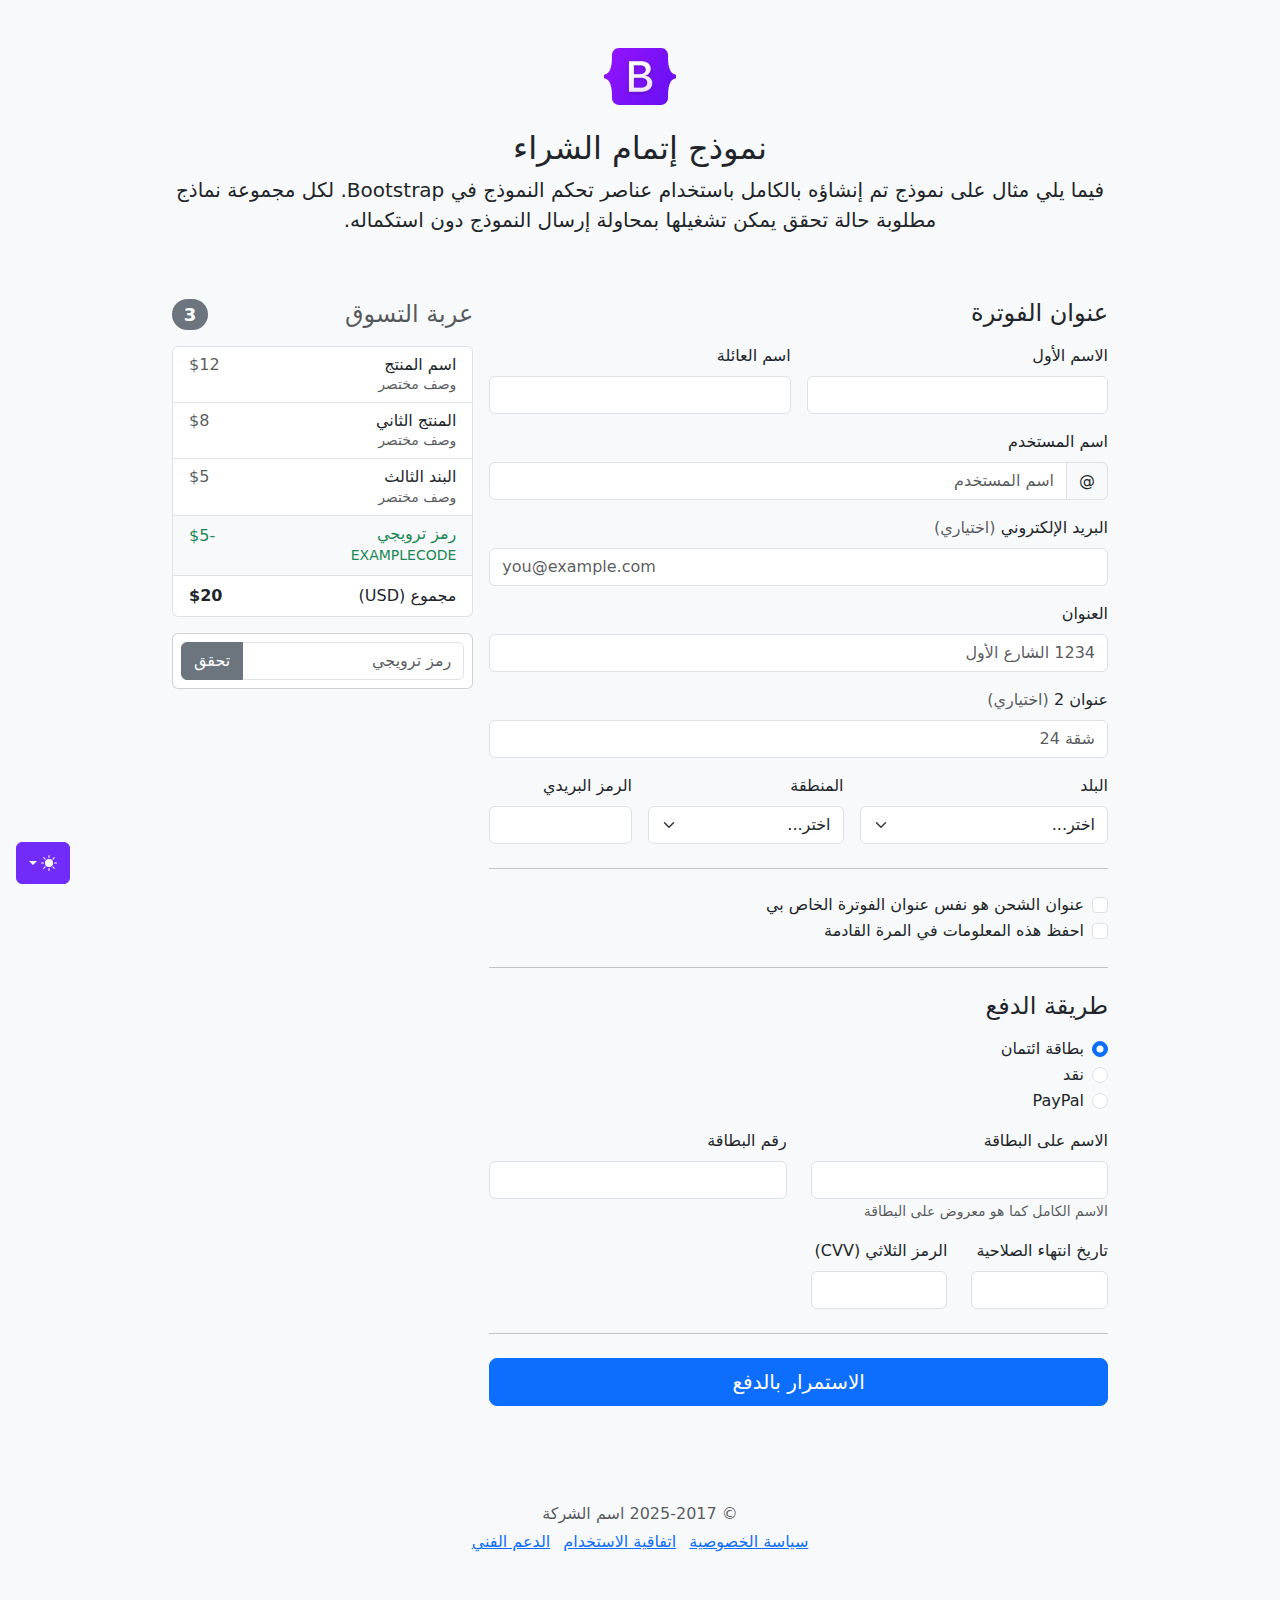
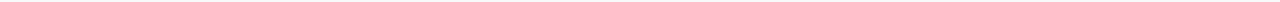
<file: image/bootstrap-5.3.8-examples/checkout-rtl/index.html>
<!doctype html>
<html lang="ar" dir="rtl" data-bs-theme="auto">
  <head>
    <meta charset="utf-8" />
    <meta name="viewport" content="width=device-width, initial-scale=1" />
    <meta name="description" content="" />
    <meta
      name="author"
      content="Mark Otto, Jacob Thornton, and Bootstrap contributors"
    />
    <meta name="generator" content="Astro v5.13.2" />
    <title>مثال إتمام الشراء · Bootstrap v5.3</title>
    <link
      rel="canonical"
      href="https://getbootstrap.com/docs/5.3/examples/checkout-rtl/"
    />
    <script src="../assets/js/color-modes.js"></script>
    <link href="../assets/dist/css/bootstrap.rtl.min.css" rel="stylesheet" />
    <meta name="theme-color" content="#712cf9" />
    <link href="../checkout/checkout.css" rel="stylesheet" />
    <style>
      .bd-placeholder-img {
        font-size: 1.125rem;
        text-anchor: middle;
        -webkit-user-select: none;
        -moz-user-select: none;
        user-select: none;
      }
      @media (min-width: 768px) {
        .bd-placeholder-img-lg {
          font-size: 3.5rem;
        }
      }
      .b-example-divider {
        width: 100%;
        height: 3rem;
        background-color: #0000001a;
        border: solid rgba(0, 0, 0, 0.15);
        border-width: 1px 0;
        box-shadow:
          inset 0 0.5em 1.5em #0000001a,
          inset 0 0.125em 0.5em #00000026;
      }
      .b-example-vr {
        flex-shrink: 0;
        width: 1.5rem;
        height: 100vh;
      }
      .bi {
        vertical-align: -0.125em;
        fill: currentColor;
      }
      .nav-scroller {
        position: relative;
        z-index: 2;
        height: 2.75rem;
        overflow-y: hidden;
      }
      .nav-scroller .nav {
        display: flex;
        flex-wrap: nowrap;
        padding-bottom: 1rem;
        margin-top: -1px;
        overflow-x: auto;
        text-align: center;
        white-space: nowrap;
        -webkit-overflow-scrolling: touch;
      }
      .btn-bd-primary {
        --bd-violet-bg: #712cf9;
        --bd-violet-rgb: 112.520718, 44.062154, 249.437846;
        --bs-btn-font-weight: 600;
        --bs-btn-color: var(--bs-white);
        --bs-btn-bg: var(--bd-violet-bg);
        --bs-btn-border-color: var(--bd-violet-bg);
        --bs-btn-hover-color: var(--bs-white);
        --bs-btn-hover-bg: #6528e0;
        --bs-btn-hover-border-color: #6528e0;
        --bs-btn-focus-shadow-rgb: var(--bd-violet-rgb);
        --bs-btn-active-color: var(--bs-btn-hover-color);
        --bs-btn-active-bg: #5a23c8;
        --bs-btn-active-border-color: #5a23c8;
      }
      .bd-mode-toggle {
        z-index: 1500;
      }
      .bd-mode-toggle .bi {
        width: 1em;
        height: 1em;
      }
      .bd-mode-toggle .dropdown-menu .active .bi {
        display: block !important;
      }
    </style>
  </head>
  <body class="bg-body-tertiary">
    <svg xmlns="http://www.w3.org/2000/svg" class="d-none">
      <symbol id="check2" viewBox="0 0 16 16">
        <path
          d="M13.854 3.646a.5.5 0 0 1 0 .708l-7 7a.5.5 0 0 1-.708 0l-3.5-3.5a.5.5 0 1 1 .708-.708L6.5 10.293l6.646-6.647a.5.5 0 0 1 .708 0z"
        ></path>
      </symbol>
      <symbol id="circle-half" viewBox="0 0 16 16">
        <path
          d="M8 15A7 7 0 1 0 8 1v14zm0 1A8 8 0 1 1 8 0a8 8 0 0 1 0 16z"
        ></path>
      </symbol>
      <symbol id="moon-stars-fill" viewBox="0 0 16 16">
        <path
          d="M6 .278a.768.768 0 0 1 .08.858 7.208 7.208 0 0 0-.878 3.46c0 4.021 3.278 7.277 7.318 7.277.527 0 1.04-.055 1.533-.16a.787.787 0 0 1 .81.316.733.733 0 0 1-.031.893A8.349 8.349 0 0 1 8.344 16C3.734 16 0 12.286 0 7.71 0 4.266 2.114 1.312 5.124.06A.752.752 0 0 1 6 .278z"
        ></path>
        <path
          d="M10.794 3.148a.217.217 0 0 1 .412 0l.387 1.162c.173.518.579.924 1.097 1.097l1.162.387a.217.217 0 0 1 0 .412l-1.162.387a1.734 1.734 0 0 0-1.097 1.097l-.387 1.162a.217.217 0 0 1-.412 0l-.387-1.162A1.734 1.734 0 0 0 9.31 6.593l-1.162-.387a.217.217 0 0 1 0-.412l1.162-.387a1.734 1.734 0 0 0 1.097-1.097l.387-1.162zM13.863.099a.145.145 0 0 1 .274 0l.258.774c.115.346.386.617.732.732l.774.258a.145.145 0 0 1 0 .274l-.774.258a1.156 1.156 0 0 0-.732.732l-.258.774a.145.145 0 0 1-.274 0l-.258-.774a1.156 1.156 0 0 0-.732-.732l-.774-.258a.145.145 0 0 1 0-.274l.774-.258c.346-.115.617-.386.732-.732L13.863.1z"
        ></path>
      </symbol>
      <symbol id="sun-fill" viewBox="0 0 16 16">
        <path
          d="M8 12a4 4 0 1 0 0-8 4 4 0 0 0 0 8zM8 0a.5.5 0 0 1 .5.5v2a.5.5 0 0 1-1 0v-2A.5.5 0 0 1 8 0zm0 13a.5.5 0 0 1 .5.5v2a.5.5 0 0 1-1 0v-2A.5.5 0 0 1 8 13zm8-5a.5.5 0 0 1-.5.5h-2a.5.5 0 0 1 0-1h2a.5.5 0 0 1 .5.5zM3 8a.5.5 0 0 1-.5.5h-2a.5.5 0 0 1 0-1h2A.5.5 0 0 1 3 8zm10.657-5.657a.5.5 0 0 1 0 .707l-1.414 1.415a.5.5 0 1 1-.707-.708l1.414-1.414a.5.5 0 0 1 .707 0zm-9.193 9.193a.5.5 0 0 1 0 .707L3.05 13.657a.5.5 0 0 1-.707-.707l1.414-1.414a.5.5 0 0 1 .707 0zm9.193 2.121a.5.5 0 0 1-.707 0l-1.414-1.414a.5.5 0 0 1 .707-.707l1.414 1.414a.5.5 0 0 1 0 .707zM4.464 4.465a.5.5 0 0 1-.707 0L2.343 3.05a.5.5 0 1 1 .707-.707l1.414 1.414a.5.5 0 0 1 0 .708z"
        ></path>
      </symbol>
    </svg>
    <div
      class="dropdown position-fixed bottom-0 end-0 mb-3 me-3 bd-mode-toggle"
    >
      <button
        class="btn btn-bd-primary py-2 dropdown-toggle d-flex align-items-center"
        id="bd-theme"
        type="button"
        aria-expanded="false"
        data-bs-toggle="dropdown"
        aria-label="Toggle theme (auto)"
      >
        <svg class="bi my-1 theme-icon-active" aria-hidden="true">
          <use href="#circle-half"></use>
        </svg>
        <span class="visually-hidden" id="bd-theme-text">Toggle theme</span>
      </button>
      <ul
        class="dropdown-menu dropdown-menu-end shadow"
        aria-labelledby="bd-theme-text"
      >
        <li>
          <button
            type="button"
            class="dropdown-item d-flex align-items-center"
            data-bs-theme-value="light"
            aria-pressed="false"
          >
            <svg class="bi me-2 opacity-50" aria-hidden="true">
              <use href="#sun-fill"></use>
            </svg>
            Light
            <svg class="bi ms-auto d-none" aria-hidden="true">
              <use href="#check2"></use>
            </svg>
          </button>
        </li>
        <li>
          <button
            type="button"
            class="dropdown-item d-flex align-items-center"
            data-bs-theme-value="dark"
            aria-pressed="false"
          >
            <svg class="bi me-2 opacity-50" aria-hidden="true">
              <use href="#moon-stars-fill"></use>
            </svg>
            Dark
            <svg class="bi ms-auto d-none" aria-hidden="true">
              <use href="#check2"></use>
            </svg>
          </button>
        </li>
        <li>
          <button
            type="button"
            class="dropdown-item d-flex align-items-center active"
            data-bs-theme-value="auto"
            aria-pressed="true"
          >
            <svg class="bi me-2 opacity-50" aria-hidden="true">
              <use href="#circle-half"></use>
            </svg>
            Auto
            <svg class="bi ms-auto d-none" aria-hidden="true">
              <use href="#check2"></use>
            </svg>
          </button>
        </li>
      </ul>
    </div>
    <div class="container">
      <main>
        <div class="py-5 text-center">
          <img
            class="d-block mx-auto mb-4"
            src="../assets/brand/bootstrap-logo.svg"
            alt=""
            width="72"
            height="57"
          />
          <h1 class="h2">نموذج إتمام الشراء</h1>
          <p class="lead">
            فيما يلي مثال على نموذج تم إنشاؤه بالكامل باستخدام عناصر تحكم
            النموذج في Bootstrap. لكل مجموعة نماذج مطلوبة حالة تحقق يمكن تشغيلها
            بمحاولة إرسال النموذج دون استكماله.
          </p>
        </div>
        <div class="row g-3">
          <div class="col-md-5 col-lg-4 order-md-last">
            <h4 class="d-flex justify-content-between align-items-center mb-3">
              <span class="text-body-secondary">عربة التسوق</span>
              <span class="badge bg-secondary rounded-pill">3</span>
            </h4>
            <ul class="list-group mb-3">
              <li class="list-group-item d-flex justify-content-between lh-sm">
                <div>
                  <h6 class="my-0">اسم المنتج</h6>
                  <small class="text-body-secondary">وصف مختصر</small>
                </div>
                <span class="text-body-secondary">$12</span>
              </li>
              <li class="list-group-item d-flex justify-content-between lh-sm">
                <div>
                  <h6 class="my-0">المنتج الثاني</h6>
                  <small class="text-body-secondary">وصف مختصر</small>
                </div>
                <span class="text-body-secondary">$8</span>
              </li>
              <li class="list-group-item d-flex justify-content-between lh-sm">
                <div>
                  <h6 class="my-0">البند الثالث</h6>
                  <small class="text-body-secondary">وصف مختصر</small>
                </div>
                <span class="text-body-secondary">$5</span>
              </li>
              <li
                class="list-group-item d-flex justify-content-between bg-body-tertiary"
              >
                <div class="text-success">
                  <h6 class="my-0">رمز ترويجي</h6>
                  <small>EXAMPLECODE</small>
                </div>
                <span class="text-success">-$5</span>
              </li>
              <li class="list-group-item d-flex justify-content-between">
                <span>مجموع (USD)</span> <strong>$20</strong>
              </li>
            </ul>
            <form class="card p-2">
              <div class="input-group">
                <input
                  type="text"
                  class="form-control"
                  placeholder="رمز ترويجي"
                />
                <button type="submit" class="btn btn-secondary">تحقق</button>
              </div>
            </form>
          </div>
          <div class="col-md-7 col-lg-8">
            <h4 class="mb-3">عنوان الفوترة</h4>
            <form class="needs-validation" novalidate>
              <div class="row g-3">
                <div class="col-sm-6">
                  <label for="firstName" class="form-label">الاسم الأول</label>
                  <input
                    type="text"
                    class="form-control"
                    id="firstName"
                    placeholder=""
                    value=""
                    required
                  />
                  <div class="invalid-feedback">يرجى إدخال اسم أول صحيح.</div>
                </div>
                <div class="col-sm-6">
                  <label for="lastName" class="form-label">اسم العائلة</label>
                  <input
                    type="text"
                    class="form-control"
                    id="lastName"
                    placeholder=""
                    value=""
                    required
                  />
                  <div class="invalid-feedback">يرجى إدخال اسم عائلة صحيح.</div>
                </div>
                <div class="col-12">
                  <label for="username" class="form-label">اسم المستخدم</label>
                  <div class="input-group has-validation">
                    <span class="input-group-text">@</span>
                    <input
                      type="text"
                      class="form-control"
                      id="username"
                      placeholder="اسم المستخدم"
                      required
                    />
                    <div class="invalid-feedback">
                      اسم المستخدم الخاص بك مطلوب.
                    </div>
                  </div>
                </div>
                <div class="col-12">
                  <label for="email" class="form-label"
                    >البريد الإلكتروني
                    <span class="text-body-secondary">(اختياري)</span></label
                  >
                  <input
                    type="email"
                    class="form-control"
                    id="email"
                    placeholder="you@example.com"
                  />
                  <div class="invalid-feedback">
                    يرجى إدخال عنوان بريد إلكتروني صحيح لتصلكم تحديثات الشحن.
                  </div>
                </div>
                <div class="col-12">
                  <label for="address" class="form-label">العنوان</label>
                  <input
                    type="text"
                    class="form-control"
                    id="address"
                    placeholder="1234 الشارع الأول"
                    required
                  />
                  <div class="invalid-feedback">
                    يرجى إدخال عنوان الشحن الخاص بك.
                  </div>
                </div>
                <div class="col-12">
                  <label for="address2" class="form-label"
                    >عنوان 2
                    <span class="text-body-secondary">(اختياري)</span></label
                  >
                  <input
                    type="text"
                    class="form-control"
                    id="address2"
                    placeholder="شقة 24"
                  />
                </div>
                <div class="col-md-5">
                  <label for="country" class="form-label">البلد</label>
                  <select class="form-select" id="country" required>
                    <option value="">اختر...</option>
                    <option>الولايات المتحدة الأمريكية</option>
                  </select>
                  <div class="invalid-feedback">يرجى اختيار بلد صحيح.</div>
                </div>
                <div class="col-md-4">
                  <label for="state" class="form-label">المنطقة</label>
                  <select class="form-select" id="state" required>
                    <option value="">اختر...</option>
                    <option>كاليفورنيا</option>
                  </select>
                  <div class="invalid-feedback">
                    يرجى اختيار اسم منطقة صحيح.
                  </div>
                </div>
                <div class="col-md-3">
                  <label for="zip" class="form-label">الرمز البريدي</label>
                  <input
                    type="text"
                    class="form-control"
                    id="zip"
                    placeholder=""
                    required
                  />
                  <div class="invalid-feedback">الرمز البريدي مطلوب.</div>
                </div>
              </div>
              <hr class="my-4" />
              <div class="form-check">
                <input
                  type="checkbox"
                  class="form-check-input"
                  id="same-address"
                />
                <label class="form-check-label" for="same-address"
                  >عنوان الشحن هو نفس عنوان الفوترة الخاص بي</label
                >
              </div>
              <div class="form-check">
                <input
                  type="checkbox"
                  class="form-check-input"
                  id="save-info"
                />
                <label class="form-check-label" for="save-info"
                  >احفظ هذه المعلومات في المرة القادمة</label
                >
              </div>
              <hr class="my-4" />
              <h4 class="mb-3">طريقة الدفع</h4>
              <div class="my-3">
                <div class="form-check">
                  <input
                    id="credit"
                    name="paymentMethod"
                    type="radio"
                    class="form-check-input"
                    checked
                    required
                  />
                  <label class="form-check-label" for="credit"
                    >بطاقة ائتمان</label
                  >
                </div>
                <div class="form-check">
                  <input
                    id="cash"
                    name="paymentMethod"
                    type="radio"
                    class="form-check-input"
                    required
                  />
                  <label class="form-check-label" for="cash">نقد</label>
                </div>
                <div class="form-check">
                  <input
                    id="paypal"
                    name="paymentMethod"
                    type="radio"
                    class="form-check-input"
                    required
                  />
                  <label class="form-check-label" for="paypal">PayPal</label>
                </div>
              </div>
              <div class="row gy-3">
                <div class="col-md-6">
                  <label for="cc-name" class="form-label"
                    >الاسم على البطاقة</label
                  >
                  <input
                    type="text"
                    class="form-control"
                    id="cc-name"
                    placeholder=""
                    required
                  />
                  <small class="text-body-secondary"
                    >الاسم الكامل كما هو معروض على البطاقة</small
                  >
                  <div class="invalid-feedback">الاسم على البطاقة مطلوب</div>
                </div>
                <div class="col-md-6">
                  <label for="cc-number" class="form-label">رقم البطاقة</label>
                  <input
                    type="text"
                    class="form-control"
                    id="cc-number"
                    placeholder=""
                    required
                  />
                  <div class="invalid-feedback">رقم بطاقة الائتمان مطلوب</div>
                </div>
                <div class="col-md-3">
                  <label for="cc-expiration" class="form-label"
                    >تاريخ انتهاء الصلاحية</label
                  >
                  <input
                    type="text"
                    class="form-control"
                    id="cc-expiration"
                    placeholder=""
                    required
                  />
                  <div class="invalid-feedback">
                    تاريخ انتهاء الصلاحية مطلوب
                  </div>
                </div>
                <div class="col-md-3">
                  <label for="cc-cvv" class="form-label"
                    >الرمز الثلاثي (CVV)</label
                  >
                  <input
                    type="text"
                    class="form-control"
                    id="cc-cvv"
                    placeholder=""
                    required
                  />
                  <div class="invalid-feedback">رمز الحماية مطلوب</div>
                </div>
              </div>
              <hr class="my-4" />
              <button class="w-100 btn btn-primary btn-lg" type="submit">
                الاستمرار بالدفع
              </button>
            </form>
          </div>
        </div>
      </main>
      <footer class="my-5 pt-5 text-body-secondary text-center text-small">
        <p class="mb-1">&copy; 2025-2017 اسم الشركة</p>
        <ul class="list-inline">
          <li class="list-inline-item"><a href="#">سياسة الخصوصية</a></li>
          <li class="list-inline-item"><a href="#">اتفاقية الاستخدام</a></li>
          <li class="list-inline-item"><a href="#">الدعم الفني</a></li>
        </ul>
      </footer>
    </div>
    <script
      src="../assets/dist/js/bootstrap.bundle.min.js"
      class="astro-vvvwv3sm"
    ></script>
    <script src="../checkout/checkout.js" class="astro-vvvwv3sm"></script>
  </body>
</html>
</file>
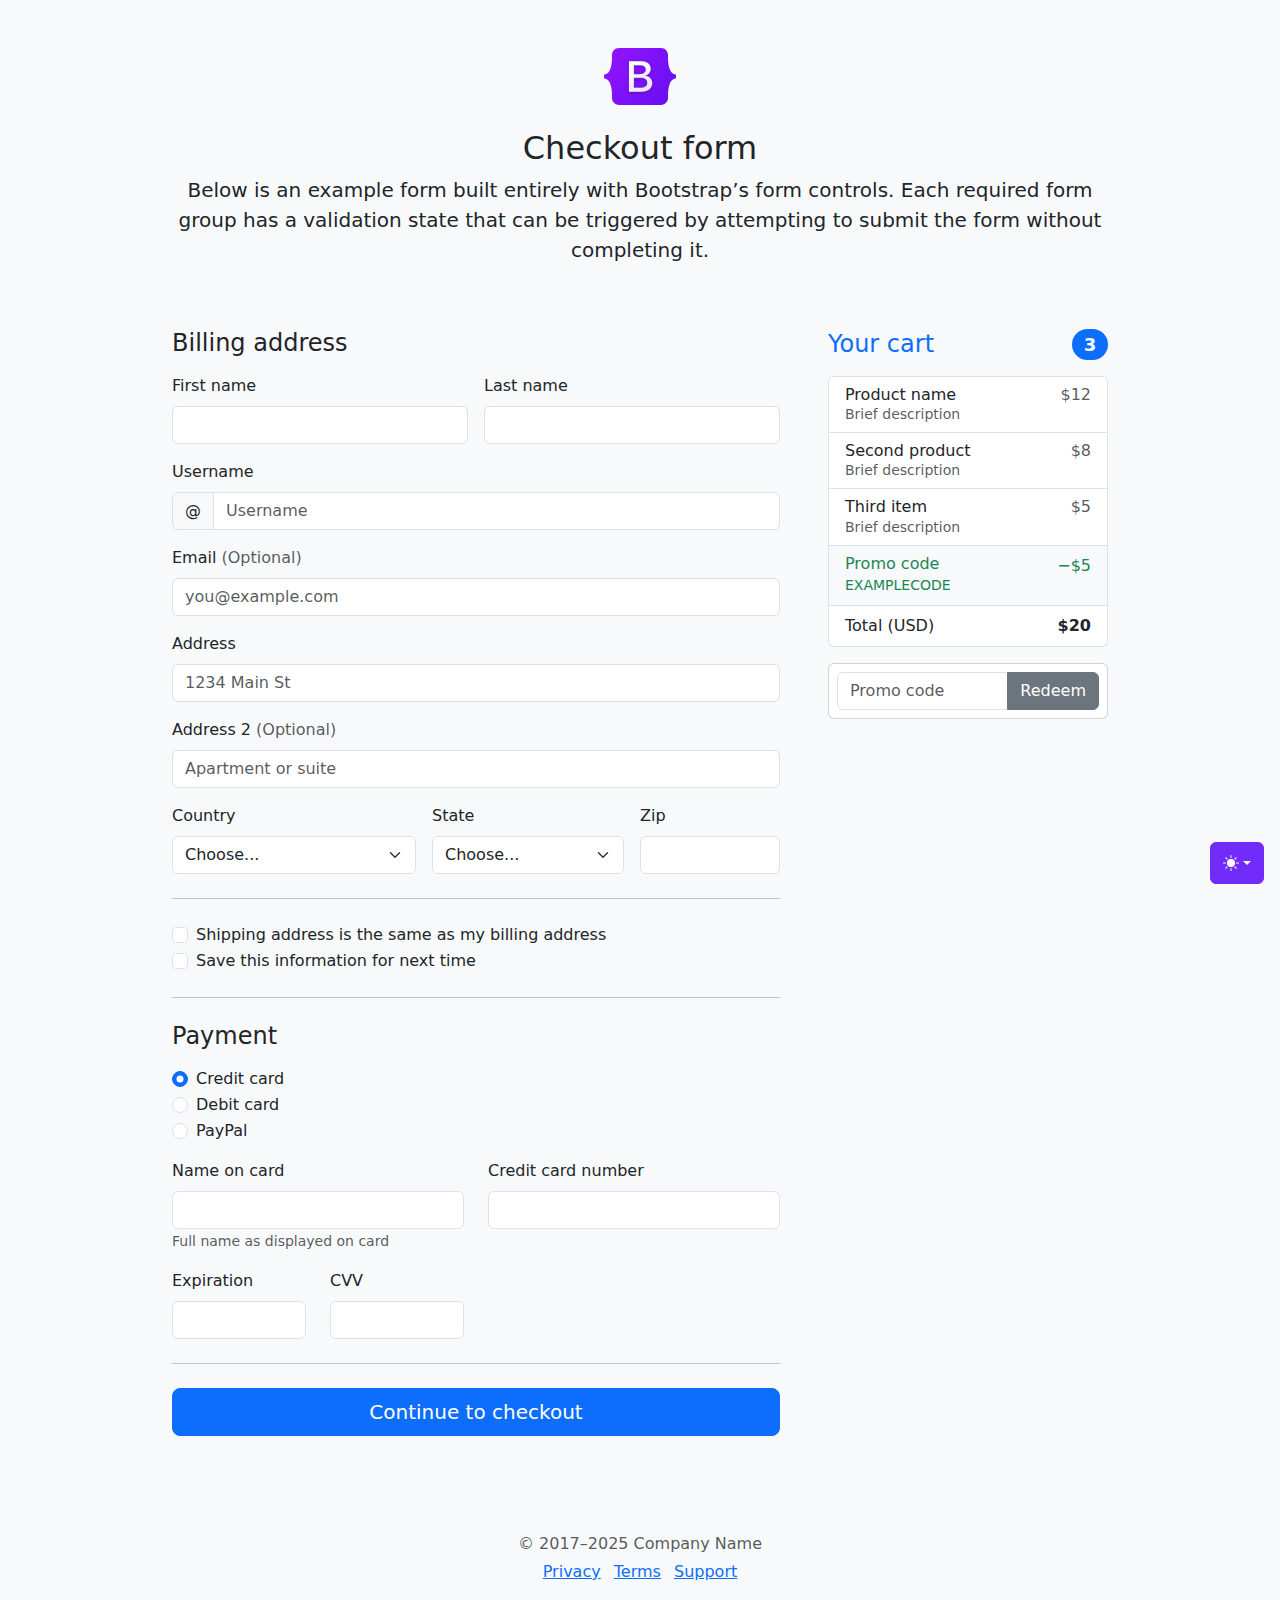
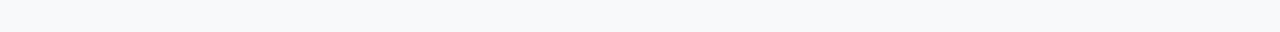
<file: image/bootstrap-5.3.8-examples/checkout/index.html>
<!doctype html>
<html lang="en" data-bs-theme="auto">
  <head>
    <meta charset="utf-8" />
    <meta name="viewport" content="width=device-width, initial-scale=1" />
    <meta name="description" content="" />
    <meta
      name="author"
      content="Mark Otto, Jacob Thornton, and Bootstrap contributors"
    />
    <meta name="generator" content="Astro v5.13.2" />
    <title>Checkout example · Bootstrap v5.3</title>
    <link
      rel="canonical"
      href="https://getbootstrap.com/docs/5.3/examples/checkout/"
    />
    <script src="../assets/js/color-modes.js"></script>
    <link href="../assets/dist/css/bootstrap.min.css" rel="stylesheet" />
    <meta name="theme-color" content="#712cf9" />
    <link href="checkout.css" rel="stylesheet" />
    <style>
      .bd-placeholder-img {
        font-size: 1.125rem;
        text-anchor: middle;
        -webkit-user-select: none;
        -moz-user-select: none;
        user-select: none;
      }
      @media (min-width: 768px) {
        .bd-placeholder-img-lg {
          font-size: 3.5rem;
        }
      }
      .b-example-divider {
        width: 100%;
        height: 3rem;
        background-color: #0000001a;
        border: solid rgba(0, 0, 0, 0.15);
        border-width: 1px 0;
        box-shadow:
          inset 0 0.5em 1.5em #0000001a,
          inset 0 0.125em 0.5em #00000026;
      }
      .b-example-vr {
        flex-shrink: 0;
        width: 1.5rem;
        height: 100vh;
      }
      .bi {
        vertical-align: -0.125em;
        fill: currentColor;
      }
      .nav-scroller {
        position: relative;
        z-index: 2;
        height: 2.75rem;
        overflow-y: hidden;
      }
      .nav-scroller .nav {
        display: flex;
        flex-wrap: nowrap;
        padding-bottom: 1rem;
        margin-top: -1px;
        overflow-x: auto;
        text-align: center;
        white-space: nowrap;
        -webkit-overflow-scrolling: touch;
      }
      .btn-bd-primary {
        --bd-violet-bg: #712cf9;
        --bd-violet-rgb: 112.520718, 44.062154, 249.437846;
        --bs-btn-font-weight: 600;
        --bs-btn-color: var(--bs-white);
        --bs-btn-bg: var(--bd-violet-bg);
        --bs-btn-border-color: var(--bd-violet-bg);
        --bs-btn-hover-color: var(--bs-white);
        --bs-btn-hover-bg: #6528e0;
        --bs-btn-hover-border-color: #6528e0;
        --bs-btn-focus-shadow-rgb: var(--bd-violet-rgb);
        --bs-btn-active-color: var(--bs-btn-hover-color);
        --bs-btn-active-bg: #5a23c8;
        --bs-btn-active-border-color: #5a23c8;
      }
      .bd-mode-toggle {
        z-index: 1500;
      }
      .bd-mode-toggle .bi {
        width: 1em;
        height: 1em;
      }
      .bd-mode-toggle .dropdown-menu .active .bi {
        display: block !important;
      }
    </style>
  </head>
  <body class="bg-body-tertiary">
    <svg xmlns="http://www.w3.org/2000/svg" class="d-none">
      <symbol id="check2" viewBox="0 0 16 16">
        <path
          d="M13.854 3.646a.5.5 0 0 1 0 .708l-7 7a.5.5 0 0 1-.708 0l-3.5-3.5a.5.5 0 1 1 .708-.708L6.5 10.293l6.646-6.647a.5.5 0 0 1 .708 0z"
        ></path>
      </symbol>
      <symbol id="circle-half" viewBox="0 0 16 16">
        <path
          d="M8 15A7 7 0 1 0 8 1v14zm0 1A8 8 0 1 1 8 0a8 8 0 0 1 0 16z"
        ></path>
      </symbol>
      <symbol id="moon-stars-fill" viewBox="0 0 16 16">
        <path
          d="M6 .278a.768.768 0 0 1 .08.858 7.208 7.208 0 0 0-.878 3.46c0 4.021 3.278 7.277 7.318 7.277.527 0 1.04-.055 1.533-.16a.787.787 0 0 1 .81.316.733.733 0 0 1-.031.893A8.349 8.349 0 0 1 8.344 16C3.734 16 0 12.286 0 7.71 0 4.266 2.114 1.312 5.124.06A.752.752 0 0 1 6 .278z"
        ></path>
        <path
          d="M10.794 3.148a.217.217 0 0 1 .412 0l.387 1.162c.173.518.579.924 1.097 1.097l1.162.387a.217.217 0 0 1 0 .412l-1.162.387a1.734 1.734 0 0 0-1.097 1.097l-.387 1.162a.217.217 0 0 1-.412 0l-.387-1.162A1.734 1.734 0 0 0 9.31 6.593l-1.162-.387a.217.217 0 0 1 0-.412l1.162-.387a1.734 1.734 0 0 0 1.097-1.097l.387-1.162zM13.863.099a.145.145 0 0 1 .274 0l.258.774c.115.346.386.617.732.732l.774.258a.145.145 0 0 1 0 .274l-.774.258a1.156 1.156 0 0 0-.732.732l-.258.774a.145.145 0 0 1-.274 0l-.258-.774a1.156 1.156 0 0 0-.732-.732l-.774-.258a.145.145 0 0 1 0-.274l.774-.258c.346-.115.617-.386.732-.732L13.863.1z"
        ></path>
      </symbol>
      <symbol id="sun-fill" viewBox="0 0 16 16">
        <path
          d="M8 12a4 4 0 1 0 0-8 4 4 0 0 0 0 8zM8 0a.5.5 0 0 1 .5.5v2a.5.5 0 0 1-1 0v-2A.5.5 0 0 1 8 0zm0 13a.5.5 0 0 1 .5.5v2a.5.5 0 0 1-1 0v-2A.5.5 0 0 1 8 13zm8-5a.5.5 0 0 1-.5.5h-2a.5.5 0 0 1 0-1h2a.5.5 0 0 1 .5.5zM3 8a.5.5 0 0 1-.5.5h-2a.5.5 0 0 1 0-1h2A.5.5 0 0 1 3 8zm10.657-5.657a.5.5 0 0 1 0 .707l-1.414 1.415a.5.5 0 1 1-.707-.708l1.414-1.414a.5.5 0 0 1 .707 0zm-9.193 9.193a.5.5 0 0 1 0 .707L3.05 13.657a.5.5 0 0 1-.707-.707l1.414-1.414a.5.5 0 0 1 .707 0zm9.193 2.121a.5.5 0 0 1-.707 0l-1.414-1.414a.5.5 0 0 1 .707-.707l1.414 1.414a.5.5 0 0 1 0 .707zM4.464 4.465a.5.5 0 0 1-.707 0L2.343 3.05a.5.5 0 1 1 .707-.707l1.414 1.414a.5.5 0 0 1 0 .708z"
        ></path>
      </symbol>
    </svg>
    <div
      class="dropdown position-fixed bottom-0 end-0 mb-3 me-3 bd-mode-toggle"
    >
      <button
        class="btn btn-bd-primary py-2 dropdown-toggle d-flex align-items-center"
        id="bd-theme"
        type="button"
        aria-expanded="false"
        data-bs-toggle="dropdown"
        aria-label="Toggle theme (auto)"
      >
        <svg class="bi my-1 theme-icon-active" aria-hidden="true">
          <use href="#circle-half"></use>
        </svg>
        <span class="visually-hidden" id="bd-theme-text">Toggle theme</span>
      </button>
      <ul
        class="dropdown-menu dropdown-menu-end shadow"
        aria-labelledby="bd-theme-text"
      >
        <li>
          <button
            type="button"
            class="dropdown-item d-flex align-items-center"
            data-bs-theme-value="light"
            aria-pressed="false"
          >
            <svg class="bi me-2 opacity-50" aria-hidden="true">
              <use href="#sun-fill"></use>
            </svg>
            Light
            <svg class="bi ms-auto d-none" aria-hidden="true">
              <use href="#check2"></use>
            </svg>
          </button>
        </li>
        <li>
          <button
            type="button"
            class="dropdown-item d-flex align-items-center"
            data-bs-theme-value="dark"
            aria-pressed="false"
          >
            <svg class="bi me-2 opacity-50" aria-hidden="true">
              <use href="#moon-stars-fill"></use>
            </svg>
            Dark
            <svg class="bi ms-auto d-none" aria-hidden="true">
              <use href="#check2"></use>
            </svg>
          </button>
        </li>
        <li>
          <button
            type="button"
            class="dropdown-item d-flex align-items-center active"
            data-bs-theme-value="auto"
            aria-pressed="true"
          >
            <svg class="bi me-2 opacity-50" aria-hidden="true">
              <use href="#circle-half"></use>
            </svg>
            Auto
            <svg class="bi ms-auto d-none" aria-hidden="true">
              <use href="#check2"></use>
            </svg>
          </button>
        </li>
      </ul>
    </div>
    <div class="container">
      <main>
        <div class="py-5 text-center">
          <img
            class="d-block mx-auto mb-4"
            src="../assets/brand/bootstrap-logo.svg"
            alt=""
            width="72"
            height="57"
          />
          <h1 class="h2">Checkout form</h1>
          <p class="lead">
            Below is an example form built entirely with Bootstrap’s form
            controls. Each required form group has a validation state that can
            be triggered by attempting to submit the form without completing it.
          </p>
        </div>
        <div class="row g-5">
          <div class="col-md-5 col-lg-4 order-md-last">
            <h4 class="d-flex justify-content-between align-items-center mb-3">
              <span class="text-primary">Your cart</span>
              <span class="badge bg-primary rounded-pill">3</span>
            </h4>
            <ul class="list-group mb-3">
              <li class="list-group-item d-flex justify-content-between lh-sm">
                <div>
                  <h6 class="my-0">Product name</h6>
                  <small class="text-body-secondary">Brief description</small>
                </div>
                <span class="text-body-secondary">$12</span>
              </li>
              <li class="list-group-item d-flex justify-content-between lh-sm">
                <div>
                  <h6 class="my-0">Second product</h6>
                  <small class="text-body-secondary">Brief description</small>
                </div>
                <span class="text-body-secondary">$8</span>
              </li>
              <li class="list-group-item d-flex justify-content-between lh-sm">
                <div>
                  <h6 class="my-0">Third item</h6>
                  <small class="text-body-secondary">Brief description</small>
                </div>
                <span class="text-body-secondary">$5</span>
              </li>
              <li
                class="list-group-item d-flex justify-content-between bg-body-tertiary"
              >
                <div class="text-success">
                  <h6 class="my-0">Promo code</h6>
                  <small>EXAMPLECODE</small>
                </div>
                <span class="text-success">−$5</span>
              </li>
              <li class="list-group-item d-flex justify-content-between">
                <span>Total (USD)</span> <strong>$20</strong>
              </li>
            </ul>
            <form class="card p-2">
              <div class="input-group">
                <input
                  type="text"
                  class="form-control"
                  placeholder="Promo code"
                />
                <button type="submit" class="btn btn-secondary">Redeem</button>
              </div>
            </form>
          </div>
          <div class="col-md-7 col-lg-8">
            <h4 class="mb-3">Billing address</h4>
            <form class="needs-validation" novalidate>
              <div class="row g-3">
                <div class="col-sm-6">
                  <label for="firstName" class="form-label">First name</label>
                  <input
                    type="text"
                    class="form-control"
                    id="firstName"
                    placeholder=""
                    value=""
                    required
                  />
                  <div class="invalid-feedback">
                    Valid first name is required.
                  </div>
                </div>
                <div class="col-sm-6">
                  <label for="lastName" class="form-label">Last name</label>
                  <input
                    type="text"
                    class="form-control"
                    id="lastName"
                    placeholder=""
                    value=""
                    required
                  />
                  <div class="invalid-feedback">
                    Valid last name is required.
                  </div>
                </div>
                <div class="col-12">
                  <label for="username" class="form-label">Username</label>
                  <div class="input-group has-validation">
                    <span class="input-group-text">@</span>
                    <input
                      type="text"
                      class="form-control"
                      id="username"
                      placeholder="Username"
                      required
                    />
                    <div class="invalid-feedback">
                      Your username is required.
                    </div>
                  </div>
                </div>
                <div class="col-12">
                  <label for="email" class="form-label"
                    >Email
                    <span class="text-body-secondary">(Optional)</span></label
                  >
                  <input
                    type="email"
                    class="form-control"
                    id="email"
                    placeholder="you@example.com"
                  />
                  <div class="invalid-feedback">
                    Please enter a valid email address for shipping updates.
                  </div>
                </div>
                <div class="col-12">
                  <label for="address" class="form-label">Address</label>
                  <input
                    type="text"
                    class="form-control"
                    id="address"
                    placeholder="1234 Main St"
                    required
                  />
                  <div class="invalid-feedback">
                    Please enter your shipping address.
                  </div>
                </div>
                <div class="col-12">
                  <label for="address2" class="form-label"
                    >Address 2
                    <span class="text-body-secondary">(Optional)</span></label
                  >
                  <input
                    type="text"
                    class="form-control"
                    id="address2"
                    placeholder="Apartment or suite"
                  />
                </div>
                <div class="col-md-5">
                  <label for="country" class="form-label">Country</label>
                  <select class="form-select" id="country" required>
                    <option value="">Choose...</option>
                    <option>United States</option>
                  </select>
                  <div class="invalid-feedback">
                    Please select a valid country.
                  </div>
                </div>
                <div class="col-md-4">
                  <label for="state" class="form-label">State</label>
                  <select class="form-select" id="state" required>
                    <option value="">Choose...</option>
                    <option>California</option>
                  </select>
                  <div class="invalid-feedback">
                    Please provide a valid state.
                  </div>
                </div>
                <div class="col-md-3">
                  <label for="zip" class="form-label">Zip</label>
                  <input
                    type="text"
                    class="form-control"
                    id="zip"
                    placeholder=""
                    required
                  />
                  <div class="invalid-feedback">Zip code required.</div>
                </div>
              </div>
              <hr class="my-4" />
              <div class="form-check">
                <input
                  type="checkbox"
                  class="form-check-input"
                  id="same-address"
                />
                <label class="form-check-label" for="same-address"
                  >Shipping address is the same as my billing address</label
                >
              </div>
              <div class="form-check">
                <input
                  type="checkbox"
                  class="form-check-input"
                  id="save-info"
                />
                <label class="form-check-label" for="save-info"
                  >Save this information for next time</label
                >
              </div>
              <hr class="my-4" />
              <h4 class="mb-3">Payment</h4>
              <div class="my-3">
                <div class="form-check">
                  <input
                    id="credit"
                    name="paymentMethod"
                    type="radio"
                    class="form-check-input"
                    checked
                    required
                  />
                  <label class="form-check-label" for="credit"
                    >Credit card</label
                  >
                </div>
                <div class="form-check">
                  <input
                    id="debit"
                    name="paymentMethod"
                    type="radio"
                    class="form-check-input"
                    required
                  />
                  <label class="form-check-label" for="debit">Debit card</label>
                </div>
                <div class="form-check">
                  <input
                    id="paypal"
                    name="paymentMethod"
                    type="radio"
                    class="form-check-input"
                    required
                  />
                  <label class="form-check-label" for="paypal">PayPal</label>
                </div>
              </div>
              <div class="row gy-3">
                <div class="col-md-6">
                  <label for="cc-name" class="form-label">Name on card</label>
                  <input
                    type="text"
                    class="form-control"
                    id="cc-name"
                    placeholder=""
                    required
                  />
                  <small class="text-body-secondary"
                    >Full name as displayed on card</small
                  >
                  <div class="invalid-feedback">Name on card is required</div>
                </div>
                <div class="col-md-6">
                  <label for="cc-number" class="form-label"
                    >Credit card number</label
                  >
                  <input
                    type="text"
                    class="form-control"
                    id="cc-number"
                    placeholder=""
                    required
                  />
                  <div class="invalid-feedback">
                    Credit card number is required
                  </div>
                </div>
                <div class="col-md-3">
                  <label for="cc-expiration" class="form-label"
                    >Expiration</label
                  >
                  <input
                    type="text"
                    class="form-control"
                    id="cc-expiration"
                    placeholder=""
                    required
                  />
                  <div class="invalid-feedback">Expiration date required</div>
                </div>
                <div class="col-md-3">
                  <label for="cc-cvv" class="form-label">CVV</label>
                  <input
                    type="text"
                    class="form-control"
                    id="cc-cvv"
                    placeholder=""
                    required
                  />
                  <div class="invalid-feedback">Security code required</div>
                </div>
              </div>
              <hr class="my-4" />
              <button class="w-100 btn btn-primary btn-lg" type="submit">
                Continue to checkout
              </button>
            </form>
          </div>
        </div>
      </main>
      <footer class="my-5 pt-5 text-body-secondary text-center text-small">
        <p class="mb-1">&copy; 2017–2025 Company Name</p>
        <ul class="list-inline">
          <li class="list-inline-item"><a href="#">Privacy</a></li>
          <li class="list-inline-item"><a href="#">Terms</a></li>
          <li class="list-inline-item"><a href="#">Support</a></li>
        </ul>
      </footer>
    </div>
    <script
      src="../assets/dist/js/bootstrap.bundle.min.js"
      class="astro-vvvwv3sm"
    ></script>
    <script src="checkout.js" class="astro-vvvwv3sm"></script>
  </body>
</html>
</file>
<file: image/bootstrap-5.3.8-examples/blog/blog.rtl.css>
/* stylelint-disable @stylistic/selector-list-comma-newline-after */

.blog-header-logo {
  font-family: Amiri, Georgia, "Times New Roman", serif;
  font-size: 2.25rem;
}

.blog-header-logo:hover {
  text-decoration: none;
}

h1, h2, h3, h4, h5, h6 {
  font-family: Amiri, Georgia, "Times New Roman", serif;
}

.flex-auto {
  flex: 0 0 auto;
}

.h-250 { height: 250px; }
@media (min-width: 768px) {
  .h-md-250 { height: 250px; }
}

/* Pagination */
.blog-pagination {
  margin-bottom: 4rem;
}

/*
 * Blog posts
 */
.blog-post {
  margin-bottom: 4rem;
}
.blog-post-meta {
  margin-bottom: 1.25rem;
  color: #727272;
}
</file>
<file: image/bootstrap-5.3.8-examples/blog/blog.css>
/* stylelint-disable @stylistic/selector-list-comma-newline-after */

.blog-header-logo {
  font-family: "Playfair Display", Georgia, "Times New Roman", serif/*rtl:Amiri, Georgia, "Times New Roman", serif*/;
  font-size: 2.25rem;
}

.blog-header-logo:hover {
  text-decoration: none;
}

h1, h2, h3, h4, h5, h6 {
  font-family: "Playfair Display", Georgia, "Times New Roman", serif/*rtl:Amiri, Georgia, "Times New Roman", serif*/;
}

.flex-auto {
  flex: 0 0 auto;
}

.h-250 { height: 250px; }
@media (min-width: 768px) {
  .h-md-250 { height: 250px; }
}

/* Pagination */
.blog-pagination {
  margin-bottom: 4rem;
}

/*
 * Blog posts
 */
.blog-post {
  margin-bottom: 4rem;
}
.blog-post-meta {
  margin-bottom: 1.25rem;
  color: #727272;
}
</file>
<file: image/bootstrap-5.3.8-examples/breadcrumbs/breadcrumbs.css>
.breadcrumb-chevron {
  --bs-breadcrumb-divider: url("data:image/svg+xml,%3Csvg xmlns='http://www.w3.org/2000/svg' width='16' height='16' fill='%236c757d'%3E%3Cpath fill-rule='evenodd' d='M4.646 1.646a.5.5 0 0 1 .708 0l6 6a.5.5 0 0 1 0 .708l-6 6a.5.5 0 0 1-.708-.708L10.293 8 4.646 2.354a.5.5 0 0 1 0-.708z'/%3E%3C/svg%3E");
  gap: .5rem;
}
.breadcrumb-chevron .breadcrumb-item {
  display: flex;
  gap: inherit;
  align-items: center;
  padding-left: 0;
  line-height: 1;
}
.breadcrumb-chevron .breadcrumb-item::before {
  gap: inherit;
  float: none;
  width: 1rem;
  height: 1rem;
}

.breadcrumb-custom .breadcrumb-item {
  position: relative;
  flex-grow: 1;
  padding: .75rem 3rem;
}
.breadcrumb-custom .breadcrumb-item::before {
  display: none;
}
.breadcrumb-custom .breadcrumb-item::after {
  position: absolute;
  top: 50%;
  right: -25px;
  z-index: 1;
  display: inline-block;
  width: 50px;
  height: 50px;
  margin-top: -25px;
  content: "";
  background-color: var(--bs-tertiary-bg);
  border-top-right-radius: .5rem;
  box-shadow: 1px -1px var(--bs-border-color);
  transform: scale(.707) rotate(45deg);
}
.breadcrumb-custom .breadcrumb-item:first-child {
  padding-left: 1.5rem;
}
.breadcrumb-custom .breadcrumb-item:last-child {
  padding-right: 1.5rem;
}
.breadcrumb-custom .breadcrumb-item:last-child::after {
  display: none;
}
</file>
<file: image/bootstrap-5.3.8-examples/carousel/carousel.rtl.css>
/* GLOBAL STYLES
-------------------------------------------------- */
/* Padding below the footer and lighter body text */

body {
  padding-top: 3rem;
  padding-bottom: 3rem;
  color: rgb(var(--bs-tertiary-color-rgb));
}


/* CUSTOMIZE THE CAROUSEL
-------------------------------------------------- */

/* Carousel base class */
.carousel {
  margin-bottom: 4rem;
}
/* Since positioning the image, we need to help out the caption */
.carousel-caption {
  bottom: 3rem;
  z-index: 10;
}

/* Declare heights because of positioning of img element */
.carousel-item {
  height: 32rem;
}


/* MARKETING CONTENT
-------------------------------------------------- */

/* Center align the text within the three columns below the carousel */
.marketing .col-lg-4 {
  margin-bottom: 1.5rem;
  text-align: center;
}
.marketing .col-lg-4 p {
  margin-right: .75rem;
  margin-left: .75rem;
}


/* Featurettes
------------------------- */

.featurette-divider {
  margin: 5rem 0; /* Space out the Bootstrap <hr> more */
}

/* Thin out the marketing headings */

/* RESPONSIVE CSS
-------------------------------------------------- */

@media (min-width: 40em) {
  /* Bump up size of carousel content */
  .carousel-caption p {
    margin-bottom: 1.25rem;
    font-size: 1.25rem;
    line-height: 1.4;
  }

  .featurette-heading {
    font-size: 50px;
  }
}

@media (min-width: 62em) {
  .featurette-heading {
    margin-top: 7rem;
  }
}
</file>
<file: image/bootstrap-5.3.8-examples/carousel/carousel.css>
/* GLOBAL STYLES
-------------------------------------------------- */
/* Padding below the footer and lighter body text */

body {
  padding-top: 3rem;
  padding-bottom: 3rem;
  color: rgb(var(--bs-tertiary-color-rgb));
}


/* CUSTOMIZE THE CAROUSEL
-------------------------------------------------- */

/* Carousel base class */
.carousel {
  margin-bottom: 4rem;
}
/* Since positioning the image, we need to help out the caption */
.carousel-caption {
  bottom: 3rem;
  z-index: 10;
}

/* Declare heights because of positioning of img element */
.carousel-item {
  height: 32rem;
}


/* MARKETING CONTENT
-------------------------------------------------- */

/* Center align the text within the three columns below the carousel */
.marketing .col-lg-4 {
  margin-bottom: 1.5rem;
  text-align: center;
}
/* rtl:begin:ignore */
.marketing .col-lg-4 p {
  margin-right: .75rem;
  margin-left: .75rem;
}
/* rtl:end:ignore */


/* Featurettes
------------------------- */

.featurette-divider {
  margin: 5rem 0; /* Space out the Bootstrap <hr> more */
}

/* Thin out the marketing headings */
/* rtl:begin:remove */
.featurette-heading {
  letter-spacing: -.05rem;
}

/* rtl:end:remove */

/* RESPONSIVE CSS
-------------------------------------------------- */

@media (min-width: 40em) {
  /* Bump up size of carousel content */
  .carousel-caption p {
    margin-bottom: 1.25rem;
    font-size: 1.25rem;
    line-height: 1.4;
  }

  .featurette-heading {
    font-size: 50px;
  }
}

@media (min-width: 62em) {
  .featurette-heading {
    margin-top: 7rem;
  }
}
</file>
<file: image/bootstrap-5.3.8-examples/checkout/checkout.css>
.container {
  max-width: 960px;
}
</file>
<file: style.css>
/* ======================================================= */
/* 0. VARIABLE & RESET */
/* ======================================================= */

:root {
    --color-dark: #191C24; /* Biru Tua Sangat Gelap */
    --color-dark-fade: #1F252F; /* Biru Tua Sedikit Lebih Terang */
    --color-accent-blue: #00C3FF; /* Biru Cerah */
    --color-accent-purple: #6300C6; /* Ungu */
    --font-family: 'Poppins', sans-serif; 
    --border-radius-lg: 20px;
}

@font-face {
    font-family: 'Aosta';
    src: url(fonts/Aosta.ttf);
}

@font-face {
    font-family: 'Alstoria';
    src: url(fonts/Alstoria.ttf);
}

@font-face {
    font-family: 'Apple';
    src: url(fonts/AppleGaramond.ttf);
}

p{
    font-family: Apple;
}

body {
    background-color: var(--color-dark);
    font-family: var(--font-family);
    scroll-behavior: smooth;
    color: #E0E0E0;
    /* Font yang bagus untuk tema gelap: Google Fonts Poppins atau Inter */
}

.bg-dark-custom { background-color: var(--color-dark) !important; }
.bg-dark-fade { background-color: var(--color-dark-fade) !important; }
.text-muted-light { color: rgba(255, 255, 255, 0.6) !important; }
.max-w-700 { max-width: 700px; margin-left: auto; margin-right: auto; }

/* ======================================================= */
/* 1. NAVBAR (GLASS EFFECT) */
/* ======================================================= */

#main-navbar {
    font-family: Alstoria;
    background-color: rgba(25, 28, 36, 0.9); 
    backdrop-filter: blur(20px); 
    -webkit-backdrop-filter: blur(20px); 
    
    border-bottom-left-radius: var(--border-radius-lg); 
    border-bottom-right-radius: var(--border-radius-lg); 
    border-bottom: none; 
    box-shadow: 0 5px 15px rgba(0, 0, 0, 0.3); 
    transition: all 0.3s ease;
    padding-top: 15px;
    padding-bottom: 15px;
}

#main-navbar.scrolled {
    background-color: rgba(25, 28, 36, 0.98); 
    box-shadow: 0 5px 15px rgba(0, 0, 0, 0.5);
}

#main-navbar .nav-link {
    color: #E0E0E0 !important;
    font-weight: 500;
}

#main-navbar .nav-item{
    color: #f8f8f8;
  background: none;
  border-radius: 50px;
  border: none;
  padding: 5px 5px;
  cursor: pointer;
  box-shadow: 0 2px 16px rgba(0, 0, 0,.1);
  transition: transform 0.3s, box-shadow 0.3s;
}

#main-navbar .nav-item:hover{
    color: #f8f8f8;
    background: #6c63ff;
    transform: translateY(-5px);
    box-shadow: 0 20px 20px rgba(108, 99, 255, 0.3);
}


/* ======================================================= */
/* 2. BANNER HERO & COUNTDOWN */
/* ======================================================= */

.banner {
    height: 100vh;
    /* Gradasi Biru Tua-Ungu-Merah Muda pada Latar Belakang Gambar Panggung */
    background: url('image/back.png');
    background-size: cover;
    background-blend-mode: multiply; 
}

/* Teks Judul dengan Gradasi (Biru ke Ungu) */
.banner h1{
    font-family: Aosta;
  font-size: 300px;
  text-transform: uppercase;
  font-size: 50px;
  background: linear-gradient(to right, rgb(219, 100, 100),rgb(125, 199, 233),rgb(125, 199, 233),rgb(219, 100, 100));
  background-size: 200%;
  text-shadow: 0 0 50px #2831a7, 0 0 50px #0081bc;
  background-clip: text;
  -webkit-background-clip: text;
  -webkit-text-fill-color: transparent;
  animation: animate-gradient 2.5s linear infinite;
}

@keyframes animate-gradient {
  to {
    background-position: 200%;
  }
}

.banner p{
    font-family: Alstoria;
    font-size: 25px;
    animation: typing 2s steps(28), blink 0.5s step-end infinite alternate;
    white-space: nowrap;
    overflow: hidden;
    border-right: 3px solid;
    width: 28ch;
}

@keyframes typing {
    from{
        width: 0;
    }
}

@keyframes blink {
    50%{
        border-color: transparent;
    }
}

/* Countdown Style */
.countdown-item span {
    font-size: 3rem;
    font-weight: 700;
    line-height: 1;
    display: block;
    color: var(--color-accent-blue);
    text-shadow: 0 0 20px #2831a7, 0 0 40px #0081bc;
}

/* About */
#about h2{
    text-shadow: 0 0 20px #2831a7, 0 0 40px #0081bc;
}

#about .lead{
    text-align: justify;
}


.section-counting h1, .section-counting p{
    text-shadow: 0 0 20px #2831a7, 0 0 40px #0081bc;
}

/* ======================================================= */
/* 3. CARD PROFIL PENAMPIL & MODAL (REVISI) */
/* ======================================================= */

#performers h2, #performers h3{
    text-shadow: 0 0 20px #2831a7, 0 0 40px #0081bc;
    font-family: Alstoria;
}

#performers .card{
    background-size: cover;
    background-image: linear-gradient(to top, rgba(0, 0, 0, 1.5), rgba(0, 0, 0, 0.5));
    background-position: center;
    background-repeat: no-repeat;
    transition: transform 0.3s ease, box-shadow 0.3s ease;
}

#performers .card:hover{
    transform: translateY(-8px);
    box-shadow: 0 20px 40px rgba(0, 0, 0, 0.6), 0 0 15px rgba(0, 195, 255, 0.4);
}

#performers .card-cover .modal-content{
    background-color: #1F252F;
    box-shadow: 5px 5px 30px rgba(108, 99, 255, 0.3);
}


/* ======================================================= */
/* 4. VENUE */
/* ======================================================= */

#venue h2{
    font-family: Alstoria;
    text-shadow: 0 0 20px #2831a7, 0 0 40px #0081bc;
}



/* ======================================================= */
/* 4. SECTION KOMENTAR */
/* ======================================================= */

#comments h2{
    font-family: Alstoria;
    text-shadow: 0 0 20px #2831a7, 0 0 40px #0081bc;
}

.comment-box {
    background-color: var(--color-dark-fade);
    padding: 2rem;
    border-radius: var(--border-radius-lg);
    font-family: Apple;
}

.comment-item {
    border-bottom: 1px solid rgba(255, 255, 255, 0.1);
    padding-bottom: 1rem;
    margin-bottom: 1rem;
}

.comment-author {
    font-weight: bold;
    color: var(--color-accent-blue);
}

.form-control {
    background-color: var(--color-dark);
    color: white;
    border-color: rgba(255, 255, 255, 0.1);
}
.form-control:focus {
    background-color: var(--color-dark);
    color: white;
    border-color: var(--color-accent-blue);
    box-shadow: 0 0 0 0.25rem rgba(0, 195, 255, 0.25);
}

/* ======================================================= */
/* 5. FOOTER */
/* ======================================================= */

footer {
    background-color: var(--color-dark-fade);
    border-top: 2px solid rgba(255, 255, 255, 0.1);
}
</file>
<file: image/bootstrap-5.3.8-examples/cheatsheet/cheatsheet.rtl.css>
body {
  scroll-behavior: smooth;
}

/**
 * Bootstrap "Journal code" icon
 * @link https://icons.getbootstrap.com/icons/journal-code/
 */
.bd-heading a::before {
  display: inline-block;
  width: 1em;
  height: 1em;
  margin-left: .25rem;
  content: "";
  background-image: url("data:image/svg+xml,%3Csvg xmlns='http://www.w3.org/2000/svg' fill='%23999' viewBox='0 0 16 16'%3E%3Cpath d='M4 1h8a2 2 0 0 1 2 2v10a2 2 0 0 1-2 2H4a2 2 0 0 1-2-2h1a1 1 0 0 0 1 1h8a1 1 0 0 0 1-1V3a1 1 0 0 0-1-1H4a1 1 0 0 0-1 1H2a2 2 0 0 1 2-2z'/%3E%3Cpath d='M2 5v-.5a.5.5 0 0 1 1 0V5h.5a.5.5 0 0 1 0 1h-2a.5.5 0 0 1 0-1H2zm0 3v-.5a.5.5 0 0 1 1 0V8h.5a.5.5 0 0 1 0 1h-2a.5.5 0 0 1 0-1H2zm0 3v-.5a.5.5 0 0 1 1 0v.5h.5a.5.5 0 0 1 0 1h-2a.5.5 0 0 1 0-1H2z'/%3E%3Cpath fill-rule='evenodd' d='M8.646 5.646a.5.5 0 0 1 .708 0l2 2a.5.5 0 0 1 0 .708l-2 2a.5.5 0 0 1-.708-.708L10.293 8 8.646 6.354a.5.5 0 0 1 0-.708zm-1.292 0a.5.5 0 0 0-.708 0l-2 2a.5.5 0 0 0 0 .708l2 2a.5.5 0 0 0 .708-.708L5.707 8l1.647-1.646a.5.5 0 0 0 0-.708z'/%3E%3C/svg%3E");
  background-size: 1em;
}

/* stylelint-disable-next-line selector-max-universal */
.bd-heading + div > * + * {
  margin-top: 3rem;
}

/* Table of contents */
.bd-aside a {
  padding: .1875rem .5rem;
  margin-top: .125rem;
  margin-right: .3125rem;
  color: var(--bs-body-color);
}

.bd-aside a:hover,
.bd-aside a:focus {
  color: var(--bs-body-color);
  background-color: rgba(121, 82, 179, .1);
}

.bd-aside .active {
  font-weight: 600;
  color: var(--bs-body-color);
}

.bd-aside .btn {
  padding: .25rem .5rem;
  font-weight: 600;
  color: var(--bs-body-color);
}

.bd-aside .btn:hover,
.bd-aside .btn:focus {
  color: var(--bs-body-color);
  background-color: rgba(121, 82, 179, .1);
}

.bd-aside .btn:focus {
  box-shadow: 0 0 0 1px rgba(121, 82, 179, .7);
}

.bd-aside .btn::before {
  width: 1.25em;
  line-height: 0;
  content: url("data:image/svg+xml,%3csvg xmlns='http://www.w3.org/2000/svg' width='16' height='16' viewBox='0 0 16 16'%3e%3cpath fill='none' stroke='%23ccc' stroke-linecap='round' stroke-linejoin='round' stroke-width='2' d='M5 14l6-6-6-6'/%3e%3c/svg%3e");
  transition: transform .35s ease;
  transform: rotate(180deg) translateX(-2px);
  transform-origin: .5em 50%;
}

.bd-aside .btn[aria-expanded="true"]::before {
  transform: rotate(90deg);
}


/* Examples */
.scrollspy-example {
  height: 200px;
}

[id="modal"] .bd-example .btn,
[id="buttons"] .bd-example .btn,
[id="tooltips"] .bd-example .btn,
[id="popovers"] .bd-example .btn,
[id="dropdowns"] .bd-example .btn-group,
[id="dropdowns"] .bd-example .dropdown,
[id="dropdowns"] .bd-example .dropup,
[id="dropdowns"] .bd-example .dropend,
[id="dropdowns"] .bd-example .dropstart {
  margin: 0 0 1rem 1rem;
}

/* Layout */
@media (min-width: 1200px) {
  body {
    display: grid;
    grid-template-rows: auto;
    grid-template-columns: 1fr 4fr 1fr;
    gap: 1rem;
  }

  .bd-header {
    position: fixed;
    top: 0;
    right: 0;
    left: 0;
    z-index: 1030;
    grid-column: 1 / span 3;
  }

  .bd-aside,
  .bd-cheatsheet {
    padding-top: 4rem;
  }

  /**
   * 1. Too bad only Firefox supports subgrids ATM
   */
  .bd-cheatsheet,
  .bd-cheatsheet section,
  .bd-cheatsheet article {
    display: inherit; /* 1 */
    grid-template-rows: auto;
    grid-template-columns: 1fr 4fr;
    grid-column: 1 / span 2;
    gap: inherit; /* 1 */
  }

  .bd-aside {
    grid-area: 1 / 3;
    scroll-margin-top: 4rem;
  }

  .bd-cheatsheet section,
  .bd-cheatsheet section > h2 {
    top: 2rem;
    scroll-margin-top: 2rem;
  }

  .bd-cheatsheet section > h2::before {
    position: absolute;
    top: 0;
    right: 0;
    bottom: -2rem;
    left: 0;
    z-index: -1;
    content: "";
  }

  .bd-cheatsheet article,
  .bd-cheatsheet .bd-heading {
    top: 8rem;
    scroll-margin-top: 8rem;
  }

  .bd-cheatsheet .bd-heading {
    z-index: 1;
  }
}
</file>
<file: image/bootstrap-5.3.8-examples/cheatsheet/cheatsheet.css>
body {
  scroll-behavior: smooth;
}

/**
 * Bootstrap "Journal code" icon
 * @link https://icons.getbootstrap.com/icons/journal-code/
 */
.bd-heading a::before {
  display: inline-block;
  width: 1em;
  height: 1em;
  margin-right: .25rem;
  content: "";
  background-image: url("data:image/svg+xml,%3Csvg xmlns='http://www.w3.org/2000/svg' fill='%23999' viewBox='0 0 16 16'%3E%3Cpath d='M4 1h8a2 2 0 0 1 2 2v10a2 2 0 0 1-2 2H4a2 2 0 0 1-2-2h1a1 1 0 0 0 1 1h8a1 1 0 0 0 1-1V3a1 1 0 0 0-1-1H4a1 1 0 0 0-1 1H2a2 2 0 0 1 2-2z'/%3E%3Cpath d='M2 5v-.5a.5.5 0 0 1 1 0V5h.5a.5.5 0 0 1 0 1h-2a.5.5 0 0 1 0-1H2zm0 3v-.5a.5.5 0 0 1 1 0V8h.5a.5.5 0 0 1 0 1h-2a.5.5 0 0 1 0-1H2zm0 3v-.5a.5.5 0 0 1 1 0v.5h.5a.5.5 0 0 1 0 1h-2a.5.5 0 0 1 0-1H2z'/%3E%3Cpath fill-rule='evenodd' d='M8.646 5.646a.5.5 0 0 1 .708 0l2 2a.5.5 0 0 1 0 .708l-2 2a.5.5 0 0 1-.708-.708L10.293 8 8.646 6.354a.5.5 0 0 1 0-.708zm-1.292 0a.5.5 0 0 0-.708 0l-2 2a.5.5 0 0 0 0 .708l2 2a.5.5 0 0 0 .708-.708L5.707 8l1.647-1.646a.5.5 0 0 0 0-.708z'/%3E%3C/svg%3E");
  background-size: 1em;
}

/* stylelint-disable-next-line selector-max-universal */
.bd-heading + div > * + * {
  margin-top: 3rem;
}

/* Table of contents */
.bd-aside a {
  padding: .1875rem .5rem;
  margin-top: .125rem;
  margin-left: .3125rem;
  color: var(--bs-body-color);
}

.bd-aside a:hover,
.bd-aside a:focus {
  color: var(--bs-body-color);
  background-color: rgba(121, 82, 179, .1);
}

.bd-aside .active {
  font-weight: 600;
  color: var(--bs-body-color);
}

.bd-aside .btn {
  padding: .25rem .5rem;
  font-weight: 600;
  color: var(--bs-body-color);
}

.bd-aside .btn:hover,
.bd-aside .btn:focus {
  color: var(--bs-body-color);
  background-color: rgba(121, 82, 179, .1);
}

.bd-aside .btn:focus {
  box-shadow: 0 0 0 1px rgba(121, 82, 179, .7);
}

.bd-aside .btn::before {
  width: 1.25em;
  line-height: 0;
  content: url("data:image/svg+xml,%3csvg xmlns='http://www.w3.org/2000/svg' width='16' height='16' viewBox='0 0 16 16'%3e%3cpath fill='none' stroke='%23ccc' stroke-linecap='round' stroke-linejoin='round' stroke-width='2' d='M5 14l6-6-6-6'/%3e%3c/svg%3e");
  transition: transform .35s ease;

  /* rtl:raw:
  transform: rotate(180deg) translateX(-2px);
  */
  transform-origin: .5em 50%;
}

.bd-aside .btn[aria-expanded="true"]::before {
  transform: rotate(90deg)/* rtl:ignore */;
}


/* Examples */
.scrollspy-example {
  height: 200px;
}

[id="modal"] .bd-example .btn,
[id="buttons"] .bd-example .btn,
[id="tooltips"] .bd-example .btn,
[id="popovers"] .bd-example .btn,
[id="dropdowns"] .bd-example .btn-group,
[id="dropdowns"] .bd-example .dropdown,
[id="dropdowns"] .bd-example .dropup,
[id="dropdowns"] .bd-example .dropend,
[id="dropdowns"] .bd-example .dropstart {
  margin: 0 1rem 1rem 0;
}

/* Layout */
@media (min-width: 1200px) {
  body {
    display: grid;
    grid-template-rows: auto;
    grid-template-columns: 1fr 4fr 1fr;
    gap: 1rem;
  }

  .bd-header {
    position: fixed;
    top: 0;
    /* rtl:begin:ignore */
    right: 0;
    left: 0;
    /* rtl:end:ignore */
    z-index: 1030;
    grid-column: 1 / span 3;
  }

  .bd-aside,
  .bd-cheatsheet {
    padding-top: 4rem;
  }

  /**
   * 1. Too bad only Firefox supports subgrids ATM
   */
  .bd-cheatsheet,
  .bd-cheatsheet section,
  .bd-cheatsheet article {
    display: inherit; /* 1 */
    grid-template-rows: auto;
    grid-template-columns: 1fr 4fr;
    grid-column: 1 / span 2;
    gap: inherit; /* 1 */
  }

  .bd-aside {
    grid-area: 1 / 3;
    scroll-margin-top: 4rem;
  }

  .bd-cheatsheet section,
  .bd-cheatsheet section > h2 {
    top: 2rem;
    scroll-margin-top: 2rem;
  }

  .bd-cheatsheet section > h2::before {
    position: absolute;
    /* rtl:begin:ignore */
    top: 0;
    right: 0;
    bottom: -2rem;
    left: 0;
    /* rtl:end:ignore */
    z-index: -1;
    content: "";
  }

  .bd-cheatsheet article,
  .bd-cheatsheet .bd-heading {
    top: 8rem;
    scroll-margin-top: 8rem;
  }

  .bd-cheatsheet .bd-heading {
    z-index: 1;
  }
}
</file>
